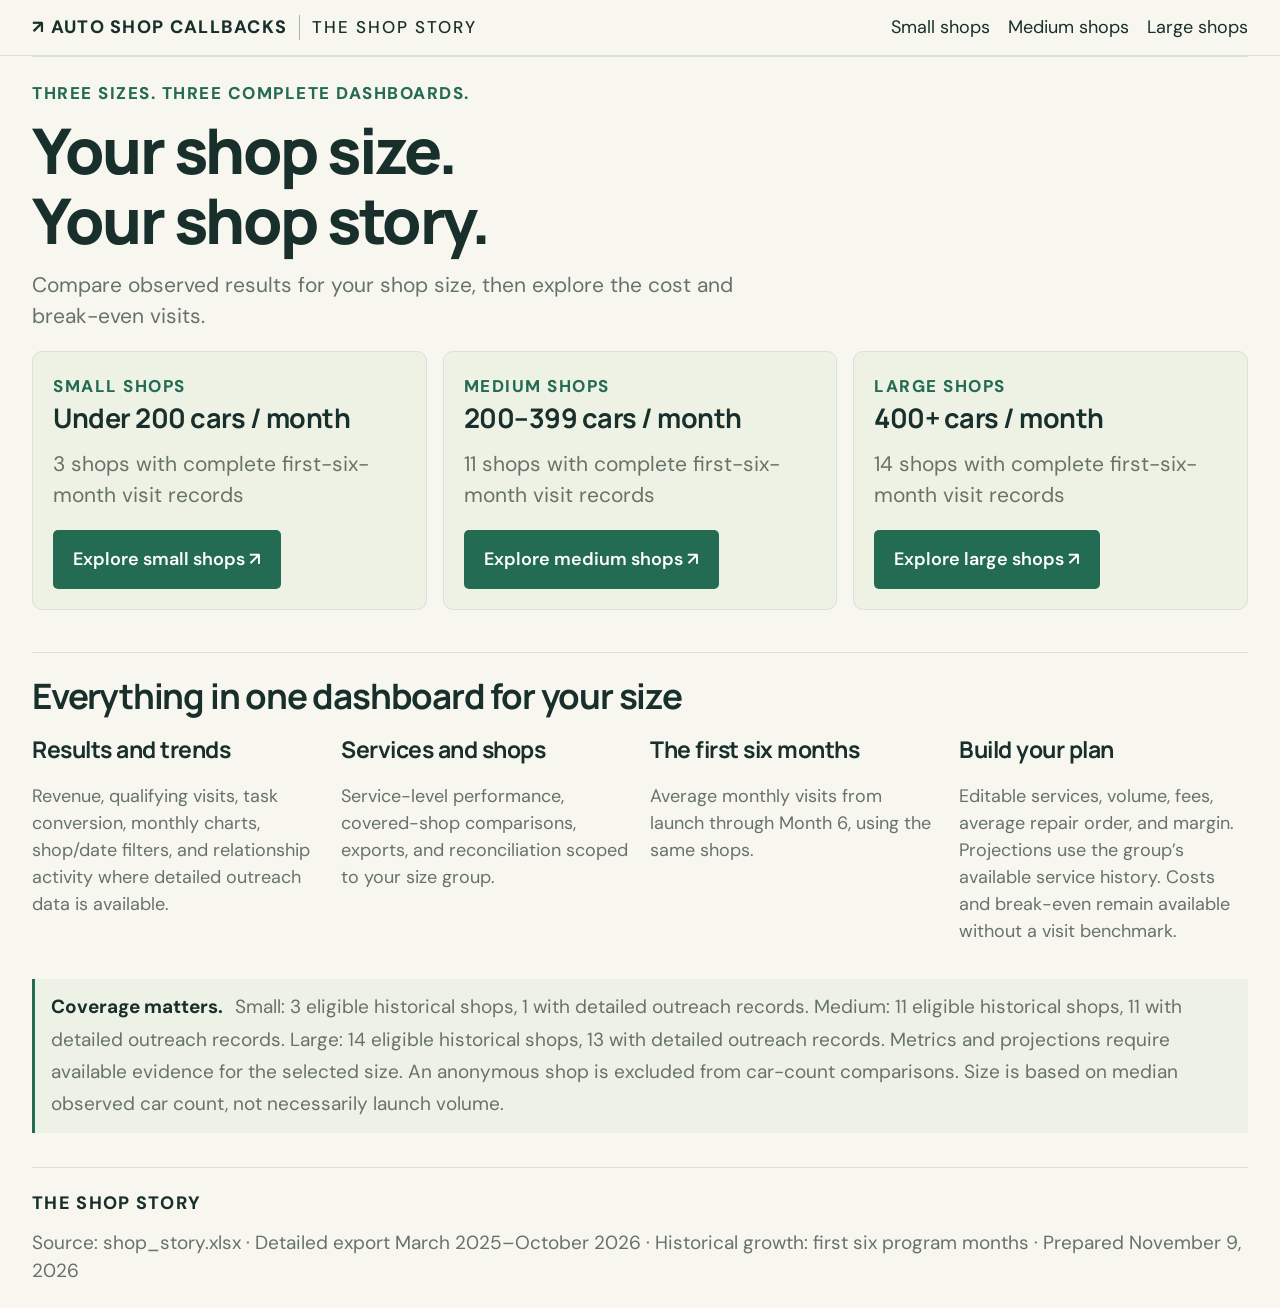
<file: index.html>
<!doctype html><html lang="en"><head><meta charset="utf-8"><meta name="viewport" content="width=device-width,initial-scale=1"><meta name="report-version" content="2026-10-26-separate-dashboards"><title>Choose your shop size | The Shop Story</title><style data-text-increase="3">@import url('https://fonts.googleapis.com/css2?family=DM+Sans:wght@400;500;600;700&family=Manrope:wght@400;500;600;700;800&display=swap');
:root{--ink:#182f2b;--green:#246b53;--lime:#d8f39b;--cream:#f7f6ef;--line:#dce1d7;--muted:#66736a}*{box-sizing:border-box}html{scroll-behavior:smooth;scroll-padding-top:25px}body{margin:0;background:var(--cream);color:var(--ink);font:18px 'DM Sans',Arial,sans-serif}button,input,select{font:inherit}button,a,input,select{outline-offset:4px}button{cursor:pointer}a{color:inherit;text-decoration:none}header{max-width:1440px;padding:26px 5%;margin:auto;display:flex;align-items:center;justify-content:space-between;border-bottom:1px solid var(--line);gap:25px}.brand{font-size:16px;font-weight:800;letter-spacing:1.3px;display:flex;gap:12px;align-items:center}.brand small{display:block;font-size:13px;font-weight:500;letter-spacing:2px;border-left:1px solid #a8b7a6;padding-left:12px}.mark{font-size:29px;color:var(--green)}nav{display:flex;gap:26px;font-size:16px}button{background:transparent;border:1px solid #b7c5b7;border-radius:6px;padding:10px 15px;color:var(--ink)}button:hover{background:#e9eddf}main{max-width:1440px;margin:auto;padding:0 5%}.hero{display:grid;grid-template-columns:1.3fr 1fr;gap:7%;padding:75px 0 70px;align-items:center}.eyebrow{font-size:13px;font-weight:800;letter-spacing:2px;color:var(--green);margin:0 0 18px}h1,h2,h3{font-family:'Manrope',Arial,sans-serif}h1{font-size:calc(clamp(38px,4.2vw,62px) + 3px);line-height:1.12;letter-spacing:-2.5px;margin:0 0 25px;font-weight:800}h2{font-size:35px;letter-spacing:-1.2px;margin:0 0 12px}h3{font-size:22px;letter-spacing:-.5px;margin:0 0 12px}.intro{font-size:20px;line-height:1.7;color:var(--muted);max-width:480px;margin:0 0 30px}.button{background:var(--green);color:white;border:0;padding:16px 20px;display:inline-flex;justify-content:space-between;gap:24px;font-size:16px;font-weight:600;border-radius:5px}.button:hover{background:#185441}.hero-proof{background:var(--ink);border-radius:12px;padding:38px;color:white;position:relative;overflow:hidden}.hero-proof:after{content:'↗';position:absolute;right:15px;top:-20px;font-size:178px;color:#ffffff08}.hero-proof .eyebrow{color:var(--lime)}.hero-proof>strong{font-family:Manrope,Arial;font-size:calc(clamp(35px,4.1vw,57px) + 3px);letter-spacing:-2px}.hero-proof>p:not(.eyebrow){font-size:19px;color:#dce5d7}.hero-proof>div{padding:20px 0;margin:25px 0 20px;border-top:1px solid #43564e;border-bottom:1px solid #43564e;display:flex;flex-direction:column;gap:13px}.hero-proof small{font-size:14px;line-height:1.7;color:#b4c3b3}section{padding:45px 0;border-top:1px solid var(--line)}section.hero{border:0}.section-head{display:flex;justify-content:space-between;align-items:center;gap:20px;margin-bottom:25px}.section-head p:not(.eyebrow){color:var(--muted)}.source,.badge{font-size:13px;letter-spacing:1.4px;background:#e8ecdf;padding:9px 13px;border-radius:4px;white-space:nowrap}.filters{display:flex;align-items:end;gap:14px;margin:20px 0 10px;padding:18px;background:#eceedf;border-radius:8px}label{display:flex;flex-direction:column;gap:7px;font-size:14px;font-weight:600;color:var(--muted)}input,select{background:#fffef8;color:var(--ink);border:1px solid #ccd5c7;padding:10px;border-radius:4px;max-width:100%}.filters select{width:270px}.filters>span{font-size:14px;margin-left:auto;align-self:center}#filterError{color:#a33b2a}.metrics{display:grid;grid-template-columns:repeat(4,1fr);gap:13px;margin:20px 0}.metric{background:white;border:1px solid var(--line);padding:22px;border-radius:8px}.metric>span{font-size:14px;color:var(--muted);display:block}.metric strong{display:block;font:800 35px Manrope,Arial;letter-spacing:-1px;margin:10px 0}.metric small{font-size:13px;line-height:1.5;color:var(--muted)}.metric:first-child{background:#e8efdf}.chart-panel,.panel{border:1px solid var(--line);border-radius:10px;background:#fffefa;padding:26px;margin:22px 0}.chart-head{display:flex;justify-content:space-between;gap:20px;align-items:start}.chart-head p{font-size:15px;color:var(--muted);line-height:1.5}.segments{display:flex;padding:3px;background:#eef0e7;border-radius:5px}.segments button{border:0;padding:8px 13px;font-size:14px}.segments .active{background:var(--green);color:white}.chart-foot{font-size:14px;color:var(--muted);display:flex;justify-content:space-between;border-top:1px solid var(--line);padding-top:15px}svg{width:100%;display:block;height:auto}.chart-bar{fill:var(--green)}.chart-bar:hover{fill:#83a856}.chart-label{font-size:14px;fill:var(--muted)}.chart-value{font-size:13px;fill:var(--ink)}.two-col{display:grid;grid-template-columns:1fr 1fr;gap:20px}.two-col .panel{margin:0}.dark{background:var(--ink);color:white;border-color:var(--ink)}.dark .eyebrow{color:var(--lime)}.dark p:not(.eyebrow){font-size:17px;line-height:1.8;color:#ccd7c9}.dark .fine{font-size:14px!important}.relationship-stats{display:flex;gap:40px;border-top:1px solid #43564e;border-bottom:1px solid #43564e;padding:18px 0;margin:25px 0}.relationship-stats strong{font-size:32px;color:var(--lime);display:block}.relationship-stats span{font-size:14px}.funnel-row{display:grid;grid-template-columns:1fr auto;gap:10px;align-items:center;margin:20px 0;font-size:15px}.funnel-row .track{grid-column:1/-1;height:9px;background:#edf0e4;border-radius:5px}.track i{display:block;height:100%;background:var(--green);border-radius:5px}.fine{font-size:14px;line-height:1.7;color:var(--muted)}.table-wrap{overflow:auto;border:1px solid var(--line);border-radius:7px}table{width:100%;border-collapse:collapse;background:#fffefa;text-align:right;font-size:15px}th{background:#e9eddf;color:var(--muted);font-size:13px;font-weight:600;white-space:nowrap}th,td{padding:15px 13px;border-bottom:1px solid var(--line)}th:first-child,td:first-child{text-align:left}td:first-child{font-weight:600}tbody tr:hover{background:#f0f3e8}.sum{background:#e8efdf;font-weight:800}details{margin:25px 0;border-top:1px solid var(--line);border-bottom:1px solid var(--line);padding:20px 0}summary{cursor:pointer;font-size:17px;font-weight:600;list-style:none}summary span{float:right}details[open] summary{margin-bottom:20px}.plan-section{margin-top:20px}.plan-layout{display:grid;grid-template-columns:1.7fr 1fr;gap:28px}.calculator-inputs{display:grid;grid-template-columns:repeat(4,1fr);gap:12px;margin:0 0 25px}.calculator-inputs input{width:100%}.plan-table td{padding:16px 10px}.plan-table label{flex-direction:row;align-items:center;gap:10px;color:var(--ink);font-size:15px}.plan-table input[type=number]{width:95px;font-size:15px;padding:8px}.plan-table input[type=checkbox]{accent-color:var(--green);width:16px;height:16px}.plan-summary{background:var(--ink);color:white;padding:30px;border-radius:10px}.plan-summary .eyebrow{color:var(--lime)}.price-line{display:flex;justify-content:space-between;gap:15px;font-size:15px;padding:12px 0;border-bottom:1px solid #42574c}.total-price{margin:25px 0}.total-price span{font-size:15px;display:block;color:#cad5c7}.total-price strong{font:800 49px Manrope,Arial;letter-spacing:-1.5px}.scenario-stats{display:grid;grid-template-columns:1fr 1fr;gap:20px;margin:25px 0}.scenario-stats strong{font-size:29px;display:block;color:var(--lime)}.scenario-stats span{font-size:13px;color:#c1d0be}.break-even{display:flex;align-items:center;gap:15px;background:#2c473c;padding:17px;border-radius:6px;margin:20px 0}.break-even b{font-size:31px;color:var(--lime)}.break-even span{font-size:14px;line-height:1.6}#sixMonth{font-size:15px;line-height:1.6}.plan-summary .fine{color:#b7c9b3;font-size:13px}.plan-summary .button{width:100%;margin-top:15px;background:var(--lime);color:var(--ink)}.method-grid{display:grid;grid-template-columns:repeat(4,1fr);gap:27px;margin:30px 0}.method-grid article>b{font-size:15px;color:var(--green);border:1px solid #bbcbb4;border-radius:50%;width:34px;height:34px;display:inline-flex;align-items:center;justify-content:center;margin-bottom:18px}.method-grid h3{font-size:18px}.method-grid p{font-size:15px;line-height:1.8;color:var(--muted)}.audit-grid{display:grid;grid-template-columns:repeat(4,1fr);gap:18px}.audit-grid strong{display:block;font-size:25px;margin-bottom:5px}.audit-grid span{font-size:14px;color:var(--muted)}footer{padding:40px 0;display:flex;gap:20px;align-items:center;flex-wrap:wrap;border-top:1px solid var(--line)}footer p{font-size:15px;color:var(--muted)}footer a{margin-left:auto;font-size:15px;font-weight:600}footer>small{width:100%;font-size:13px;color:var(--muted)}
.evidence-note{padding:15px 19px;border-left:3px solid var(--green);background:#eef1e6;font-size:14px;line-height:1.8;color:var(--muted)}.evidence-note b{color:var(--ink);margin-right:7px}#chart,#tenure{overflow-x:auto}
@media(max-width:1000px){header nav{display:none}.hero{gap:25px}h1{font-size:43px}.hero-proof{padding:25px}.plan-layout{grid-template-columns:1fr}.method-grid{grid-template-columns:1fr 1fr}.filters{flex-wrap:wrap}.metrics{grid-template-columns:1fr 1fr}.calculator-inputs{grid-template-columns:1fr 1fr}}@media(max-width:650px){header{padding:20px 5%}.brand small{display:none}header button{font-size:13px}.hero{grid-template-columns:1fr;padding:40px 0}.hero-proof{margin-top:10px}h1{font-size:42px;letter-spacing:-1.5px}h2{font-size:29px}.section-head{align-items:start;flex-direction:column}.two-col{grid-template-columns:1fr}.chart-head{flex-direction:column}.chart-panel{padding:15px}.filters select{width:100%}.filters>label:first-child{width:100%}.filters>span{width:100%}.metric{padding:17px}.metric strong{font-size:29px}.method-grid,.audit-grid{grid-template-columns:1fr 1fr}.chart-label{font-size:16px}#chart svg,#tenure svg{min-width:0}.hero-proof>strong{font-size:48px}footer a{margin-left:0}.plan-table input[type=number]{width:80px}nav{display:none}}
.report-status{font-size:19px;line-height:1.7;padding:14px 18px;background:#e8efdf;border-left:3px solid var(--green);border-radius:4px;color:var(--ink)}
button:disabled,input:disabled,select:disabled{cursor:default;opacity:.8}
/* Readable at normal browser zoom; dense tables scroll instead of shrinking. */
@media screen {
 body{font-size:21px;line-height:1.6}
 header,main{width:100%;max-width:1280px;padding-left:clamp(18px,3vw,40px);padding-right:clamp(18px,3vw,40px)}
 main{min-width:0}
 section{padding-top:32px;padding-bottom:32px}
 .hero{padding-top:40px;padding-bottom:40px;gap:32px}
 header{flex-wrap:wrap;gap:20px}
 .brand,nav,.button,button{font-size:20px}
 .brand small,.eyebrow,.source,.badge{font-size:17px}
 .eyebrow{letter-spacing:1.5px}
 h2{font-size:35px;line-height:1.25}h3{font-size:26px;line-height:1.35}
 .intro{font-size:23px;max-width:600px}
 .hero-proof>p:not(.eyebrow){font-size:23px}
 .hero-proof small{font-size:19px}
 .hero-proof>div{font-size:22px}
 .filters{flex-wrap:wrap;gap:20px}
 label,.filters>span{font-size:19px}
 input,select{font-size:21px;min-height:48px;padding:11px 13px}
 .filters select{width:340px}
 .metrics{gap:18px}
 .metric{padding:22px;min-width:0}
 .metric>span{font-size:20px;line-height:1.5}
 .metric strong{font-size:37px;line-height:1.25;margin:12px 0}
 .metric small{font-size:19px;line-height:1.6}
 .fine,.evidence-note,.chart-head p,.chart-foot{font-size:19px;line-height:1.7}
 .segments button{font-size:19px;padding:10px 16px;min-height:44px}
 .chart-head{flex-wrap:wrap}
 .chart-label{font-size:23px;fill:#42564b;font-weight:500}.chart-value{font-size:24px;font-weight:700}
 #chart svg{width:100%;min-width:760px;max-width:960px;margin:0 auto}
 #chart{margin:18px 0 12px;overflow-x:auto}
 #tenure{min-width:0}
 .chart-panel{padding:24px;margin:20px 0}
 .chart-foot{flex-wrap:wrap;gap:12px}
 .dark p:not(.eyebrow){font-size:21px}
 .dark .fine{font-size:19px!important}
 .relationship-stats{flex-wrap:wrap;gap:25px}
 .relationship-stats strong{font-size:41px}
 .relationship-stats span,.funnel-row{font-size:20px}
 .funnel-row .track{height:12px}
 table{font-size:20px;min-width:1080px;font-variant-numeric:tabular-nums}
 th{font-size:18px;white-space:normal;line-height:1.5}
 th,td{padding:18px 16px}
 summary{font-size:23px}
 .plan-layout{grid-template-columns:minmax(0,1.65fr) minmax(360px,1fr);gap:30px}
 .plan-layout>div,.two-col>.panel{min-width:0}
 .calculator-inputs{grid-template-columns:repeat(2,minmax(0,1fr));gap:20px}
 .plan-table{min-width:660px}
 .plan-table td{padding:18px 12px}
 .plan-table label{font-size:20px;line-height:1.5}
 .plan-table input[type=number]{font-size:21px;width:110px;min-height:48px}
 .plan-table input[type=checkbox]{width:22px;height:22px;min-height:22px;flex-shrink:0}
 .price-line,.total-price span{font-size:20px}
 .total-price strong{font-size:57px}
 .scenario-stats{grid-template-columns:repeat(2,minmax(0,1fr))}
 .scenario-stats strong{font-size:37px}
 .scenario-stats span{font-size:19px;line-height:1.6;display:block}
 .break-even b{font-size:39px}
 .break-even span,#sixMonth,.plan-summary .fine{font-size:19px}
 .method-grid{grid-template-columns:repeat(2,minmax(0,1fr));gap:32px}
 .method-grid article>b{font-size:19px;width:42px;height:42px}
 .method-grid h3{font-size:26px}
 .method-grid p{font-size:20px}
 .audit-grid{gap:25px}
 .audit-grid strong{font-size:33px}
 .audit-grid span,footer p,footer a,footer>small{font-size:19px}
}
@media screen and (max-width:1100px){
 .plan-layout{grid-template-columns:1fr}
 .plan-summary{max-width:none}
 .calculator-inputs{grid-template-columns:repeat(4,minmax(0,1fr))}
 .two-col{grid-template-columns:1fr}
 .hero{gap:30px}
}
@media screen and (max-width:1000px){
 .hero{grid-template-columns:1fr}
 .hero-proof{max-width:none}
 .metrics{grid-template-columns:repeat(2,minmax(0,1fr))}
 .calculator-inputs{grid-template-columns:repeat(2,minmax(0,1fr))}
 .audit-grid{grid-template-columns:repeat(2,minmax(0,1fr))}
}
@media screen and (max-width:650px){
 header button,.brand{font-size:19px}
 .hero{padding:36px 0}
 .hero-proof>strong{font-size:45px}
 h2{font-size:35px}
 .filters>label:first-child,.filters select{width:100%}
 .metrics{grid-template-columns:1fr}
 .metric strong{font-size:41px}
 .method-grid{grid-template-columns:1fr}
 .plan-summary,.panel{padding:22px}
 .scenario-stats strong{font-size:33px}
 .brand small{display:none}
}
@media print{body{font-size:15px;background:white}header nav,header button,.filters button,.segments,section button{display:none!important}main{padding:0 20px}.hero{padding:30px 0;gap:25px}h1{font-size:37px}.hero-proof,.dark,.plan-summary{print-color-adjust:exact;-webkit-print-color-adjust:exact}.hero-proof>strong{font-size:41px}section{padding:25px 0}.metrics,.panel,.chart-panel,.plan-summary{break-inside:avoid}.table-wrap{overflow:visible}table{font-size:14px}th{font-size:14px;white-space:normal}th,td{padding:9px 6px}.plan-layout{grid-template-columns:1fr}.method-grid{grid-template-columns:1fr 1fr}footer{padding:20px 0}details:not([open]){display:none}}
.size-cards{display:grid;grid-template-columns:repeat(3,minmax(0,1fr));gap:20px;margin:25px 0}.size-card{display:block;padding:28px;background:#eef2e5;border:1px solid var(--line);border-radius:10px}.size-card:hover{border-color:var(--green);background:#e7eedc}.size-card p{color:var(--muted);line-height:1.7;font-size:16px}.size-card .button{margin-top:15px}.size-card h3{font-size:25px}.size-hero{padding:55px 0 30px}.size-hero h1{font-size:calc(clamp(36px,5vw,60px) + 3px)}.size-metrics{grid-template-columns:repeat(3,minmax(0,1fr));margin-top:30px}.size-chart svg{width:100%;min-width:0;display:block}.size-chart{overflow-x:auto;margin-top:25px}.empty-state{padding:40px;background:#eef2e5;line-height:1.7}.reason{text-align:left;white-space:normal;min-width:250px}nav [aria-current=page]{font-weight:800;color:var(--green);border-bottom:2px solid var(--green)}.filters>span{font-size:15px;color:var(--muted);max-width:430px;line-height:1.7}@media(max-width:800px){.size-cards,.size-metrics{grid-template-columns:1fr}header{flex-wrap:wrap}header nav{flex-wrap:wrap;gap:16px}.size-card{padding:22px}}@media print{.size-hero{padding:20px 0}.size-chart svg{min-width:0}.size-chart{overflow:visible}.size-cards{grid-template-columns:repeat(3,1fr)}.size-card .button{display:none}.size-card{padding:14px}.size-card h3{font-size:19px}}
.size-chart{padding-bottom:8px}
@media screen{
 .size-chart svg{width:100%;min-width:0;max-width:none;margin:0 auto}
 .size-card p{font-size:21px;line-height:1.6}
 .size-card h3{font-size:27px}
 .filters>span{font-size:19px}
 .size-hero{padding:40px 0 28px}
}
</style><style id="dashboard-layout" data-text-increase="3">/* Wider desktop workspace; preserve the mobile layout. */
@media screen and (min-width:1001px){
 header,main{max-width:1792px;padding-left:32px;padding-right:32px}
 body{font-size:19px;line-height:1.5}
 header{gap:18px;padding-top:20px;padding-bottom:20px}
 header nav{display:flex;gap:18px;flex-wrap:wrap}
 header nav a,.brand,.button,button{font-size:18px}
 section{padding-top:24px;padding-bottom:24px}
 .hero{padding-top:32px;padding-bottom:32px;gap:36px}
 .hero-proof{padding:26px}
 .intro{font-size:21px;max-width:720px}
 .metrics{gap:16px}
 .metric{padding:20px}
 .metric strong{font-size:35px}
 .chart-panel,.panel{padding:22px}
 table{font-size:18px;min-width:900px}
 th{font-size:17px}
 th,td{padding:12px}
 .method-grid{grid-template-columns:repeat(4,minmax(0,1fr));gap:24px}
 .method-grid h3{font-size:23px}
 .method-grid p{font-size:18px}
 .plan-layout{grid-template-columns:minmax(0,1.7fr) minmax(340px,1fr);gap:24px}
 .two-col{grid-template-columns:1fr 1fr}
 .plan-table{min-width:660px}
 .size-hero{padding-top:36px;padding-bottom:32px}
}
@media screen and (max-width:1000px){
 header nav .growth-nav{display:inline-block}
}
</style><style id="compact-report" data-text-increase="3">
/* Compact spacing shared by all report pages. */
header{padding-top:14px;padding-bottom:14px}
section{padding-top:22px;padding-bottom:22px}
.hero,.size-hero{padding-top:24px;padding-bottom:24px;gap:28px}
.hero h1,.size-hero h1{margin-bottom:14px}
.intro{margin-bottom:16px;line-height:1.5;max-width:760px}
.eyebrow{margin-bottom:8px}
.section-head{margin-bottom:16px}
.section-head p{margin-top:8px;margin-bottom:0}
.hero-proof{padding:24px}
.hero-proof>div{margin:14px 0;padding:12px 0;gap:8px}
.hero-proof>p{margin:10px 0}
.chart-panel,.panel{padding:18px;margin:16px 0}
.metrics,.size-metrics{margin:16px 0;gap:12px}
.metric{padding:16px}.metric strong{margin:6px 0}
.size-chart{margin-top:12px;padding-bottom:0}
.chart-head p{margin-top:6px;margin-bottom:10px}
.fine{line-height:1.5;margin-top:10px;margin-bottom:10px}
.evidence-note{padding:12px 16px;margin:12px 0}
.filters{padding:14px;margin-top:12px}
.two-col{gap:16px}.two-col .panel{margin:0}
.method-grid{margin:16px 0;gap:20px}
.method-grid p{line-height:1.5}
details{margin:14px 0;padding:12px 0}
details[open] summary{margin-bottom:12px}
.plan-summary{padding:22px}.total-price,.scenario-stats{margin:16px 0}
.size-cards{gap:16px;margin:18px 0}.size-card{padding:20px}
.size-card p{line-height:1.5;margin:10px 0}.size-card .button{margin-top:8px}
.growth-controls{padding:16px;gap:16px;margin:16px 0}
footer{padding:22px 0;gap:12px}
@media(max-width:650px){
 main{padding-left:16px;padding-right:16px}
 .hero,.size-hero{padding-top:20px;padding-bottom:20px}
 .hero{gap:16px}.chart-panel,.panel{padding:14px}
 .plan-summary{padding:18px}.growth-controls label{min-width:0;flex-basis:100%}
}
</style></head><body><header><a class="brand" href="index.html">↗ AUTO SHOP CALLBACKS <small>THE SHOP STORY</small></a><nav aria-label="Dashboards"><a href="small.html">Small shops</a><a href="medium.html">Medium shops</a><a href="large.html">Large shops</a></nav></header><main><section class="size-hero"><p class="eyebrow">THREE SIZES. THREE COMPLETE DASHBOARDS.</p><h1>Your shop size.<br>Your shop story.</h1><p class="intro">Compare observed results for your shop size, then explore the cost and break-even visits.</p><div class="size-cards"><a class="size-card" href="small.html"><span class="eyebrow">SMALL SHOPS</span><h3>Under 200 cars / month</h3><p>3 shops with complete first-six-month visit records</p><span class="button">Explore small shops ↗</span></a><a class="size-card" href="medium.html"><span class="eyebrow">MEDIUM SHOPS</span><h3>200–399 cars / month</h3><p>11 shops with complete first-six-month visit records</p><span class="button">Explore medium shops ↗</span></a><a class="size-card" href="large.html"><span class="eyebrow">LARGE SHOPS</span><h3>400+ cars / month</h3><p>14 shops with complete first-six-month visit records</p><span class="button">Explore large shops ↗</span></a></div></section><section><h2>Everything in one dashboard for your size</h2><div class="method-grid"><article><h3>Results and trends</h3><p>Revenue, qualifying visits, task conversion, monthly charts, shop/date filters, and relationship activity where detailed outreach data is available.</p></article><article><h3>Services and shops</h3><p>Service-level performance, covered-shop comparisons, exports, and reconciliation scoped to your size group.</p></article><article><h3>The first six months</h3><p>Average monthly visits from launch through Month 6, using the same shops.</p></article><article><h3>Build your plan</h3><p>Editable services, volume, fees, average repair order, and margin. Projections use the group’s available service history. Costs and break-even remain available without a visit benchmark.</p></article></div><div class="evidence-note"><b>Coverage matters.</b> Small: 3 eligible historical shops, 1 with detailed outreach records. Medium: 11 eligible historical shops, 11 with detailed outreach records. Large: 14 eligible historical shops, 13 with detailed outreach records. Metrics and projections require available evidence for the selected size. An anonymous shop is excluded from car-count comparisons. Size is based on median observed car count, not necessarily launch volume.</div></section><footer><span class="brand">THE SHOP STORY</span><small>Source: shop_story.xlsx · Detailed export March 2025–October 2026 · Historical growth: first six program months · Prepared November 9, 2026</small></footer></main></body></html>
</file>
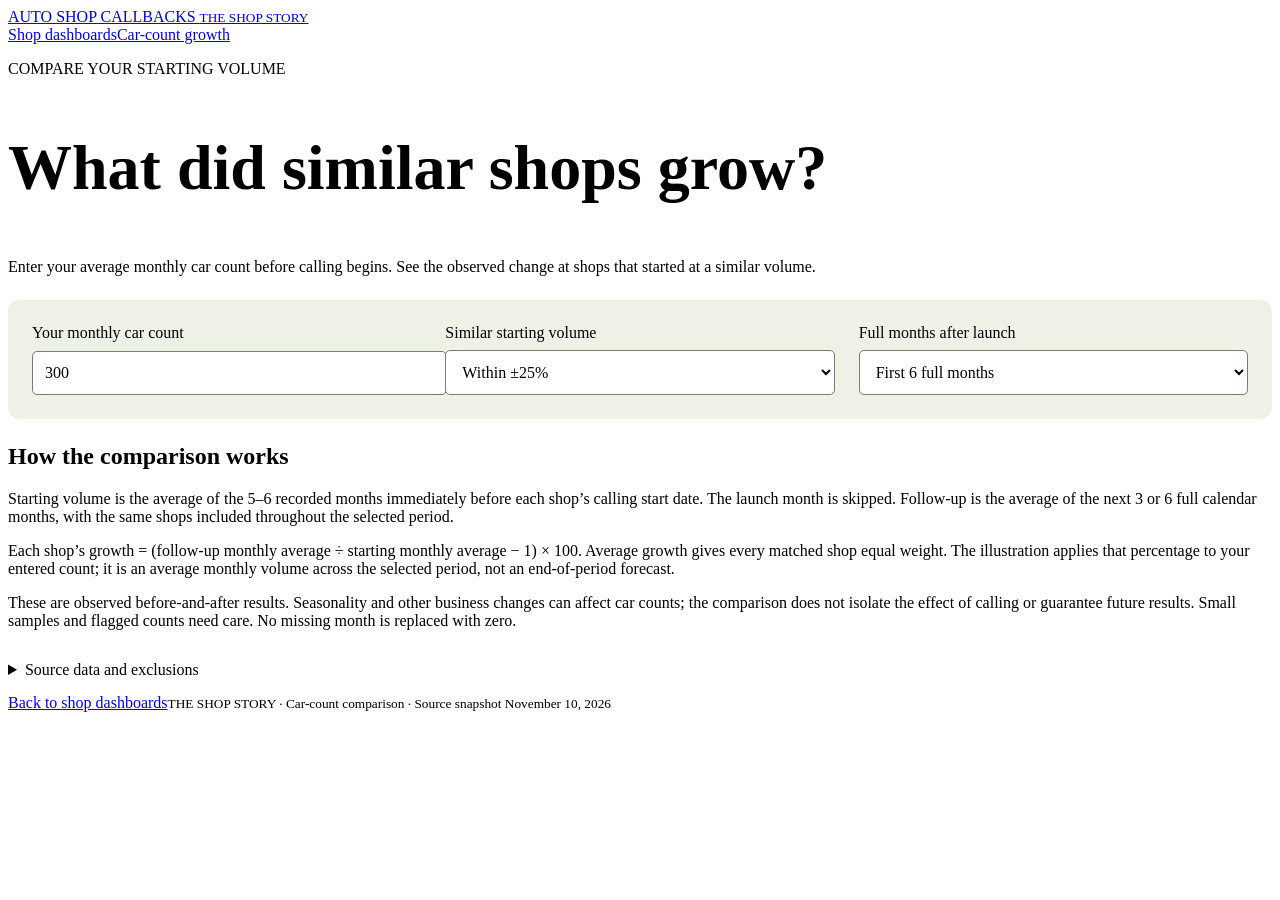
<file: growth-template.html>
<!doctype html><html lang="en"><head><meta charset="utf-8"><meta name="viewport" content="width=device-width,initial-scale=1"><title>Car-count growth | The Shop Story</title><style>/*STYLES*/
.growth-controls{display:flex;gap:24px;flex-wrap:wrap;background:#eef1e6;padding:24px;border-radius:12px;margin:24px 0}.growth-controls label{display:grid;gap:8px;flex:1;min-width:190px}.growth-controls input,.growth-controls select{padding:12px;border:1px solid #738369;border-radius:5px;font:inherit;width:100%;background:white} .table-wrap{overflow:auto} th,td{white-space:normal}td:first-child{min-width:230px}.negative{color:#9f3434}.positive{color:#226340}.growth-intro{max-width:850px}.growth-intro h1{font-size:clamp(36px,5vw,64px)}.fine{font-size:15px}summary{cursor:pointer;padding:15px 0}.metrics{margin:24px 0}.growth-link{display:inline-block;margin-top:18px}#status{min-height:2em}nav{display:flex!important;flex-wrap:wrap}
@media screen and (min-width:1001px){header,main{max-width:1472px}}
</style></head><body><header><a class="brand" href="index.html">AUTO SHOP CALLBACKS <small>THE SHOP STORY</small></a><nav><a href="index.html">Shop dashboards</a><a href="growth.html" aria-current="page">Car-count growth</a></nav></header><main><section><div class="growth-intro"><p class="eyebrow">COMPARE YOUR STARTING VOLUME</p><h1>What did similar shops grow?</h1><p class="intro">Enter your average monthly car count before calling begins. See the observed change at shops that started at a similar volume.</p></div><div class="growth-controls"><label for="cars">Your monthly car count<input id="cars" type="number" min="1" step="1" value="300" inputmode="numeric"></label><label for="tolerance">Similar starting volume<select id="tolerance"><option value="15">Within ±15%</option><option value="25" selected>Within ±25%</option><option value="50">Within ±50%</option></select></label><label for="horizon">Full months after launch<select id="horizon"><option value="3">First 3 full months</option><option value="6" selected>First 6 full months</option></select></label></div><div id="results" aria-live="polite" aria-atomic="true"></div><div id="tables"></div></section><section><h2>How the comparison works</h2><p>Starting volume is the average of the 5–6 recorded months immediately before each shop’s calling start date. The launch month is skipped. Follow-up is the average of the next 3 or 6 full calendar months, with the same shops included throughout the selected period.</p><p>Each shop’s growth = (follow-up monthly average ÷ starting monthly average − 1) × 100. Average growth gives every matched shop equal weight. The illustration applies that percentage to your entered count; it is an average monthly volume across the selected period, not an end-of-period forecast.</p><p class="evidence-note">These are observed before-and-after results. Seasonality and other business changes can affect car counts; the comparison does not isolate the effect of calling or guarantee future results. Small samples and flagged counts need care. No missing month is replaced with zero.</p><details><summary>Source data and exclusions</summary><p>Source: shop_story.xlsx, “12 month car count,” joined by exact shop name to “Shop active dates.” Only completed calendar months before November 10, 2026 are eligible. Hughes is excluded because its reporting was previously identified as unreliable. Other exclusions appear below.</p><div id="excluded"></div></details></section><footer><a href="index.html">Back to shop dashboards</a><small>THE SHOP STORY · Car-count comparison · Source snapshot November 10, 2026</small></footer></main><script>/*MODEL*/</script><script>window.GROWTH_DATA=/*DATA*/;</script><script>/*APP*/</script></body></html>
</file>
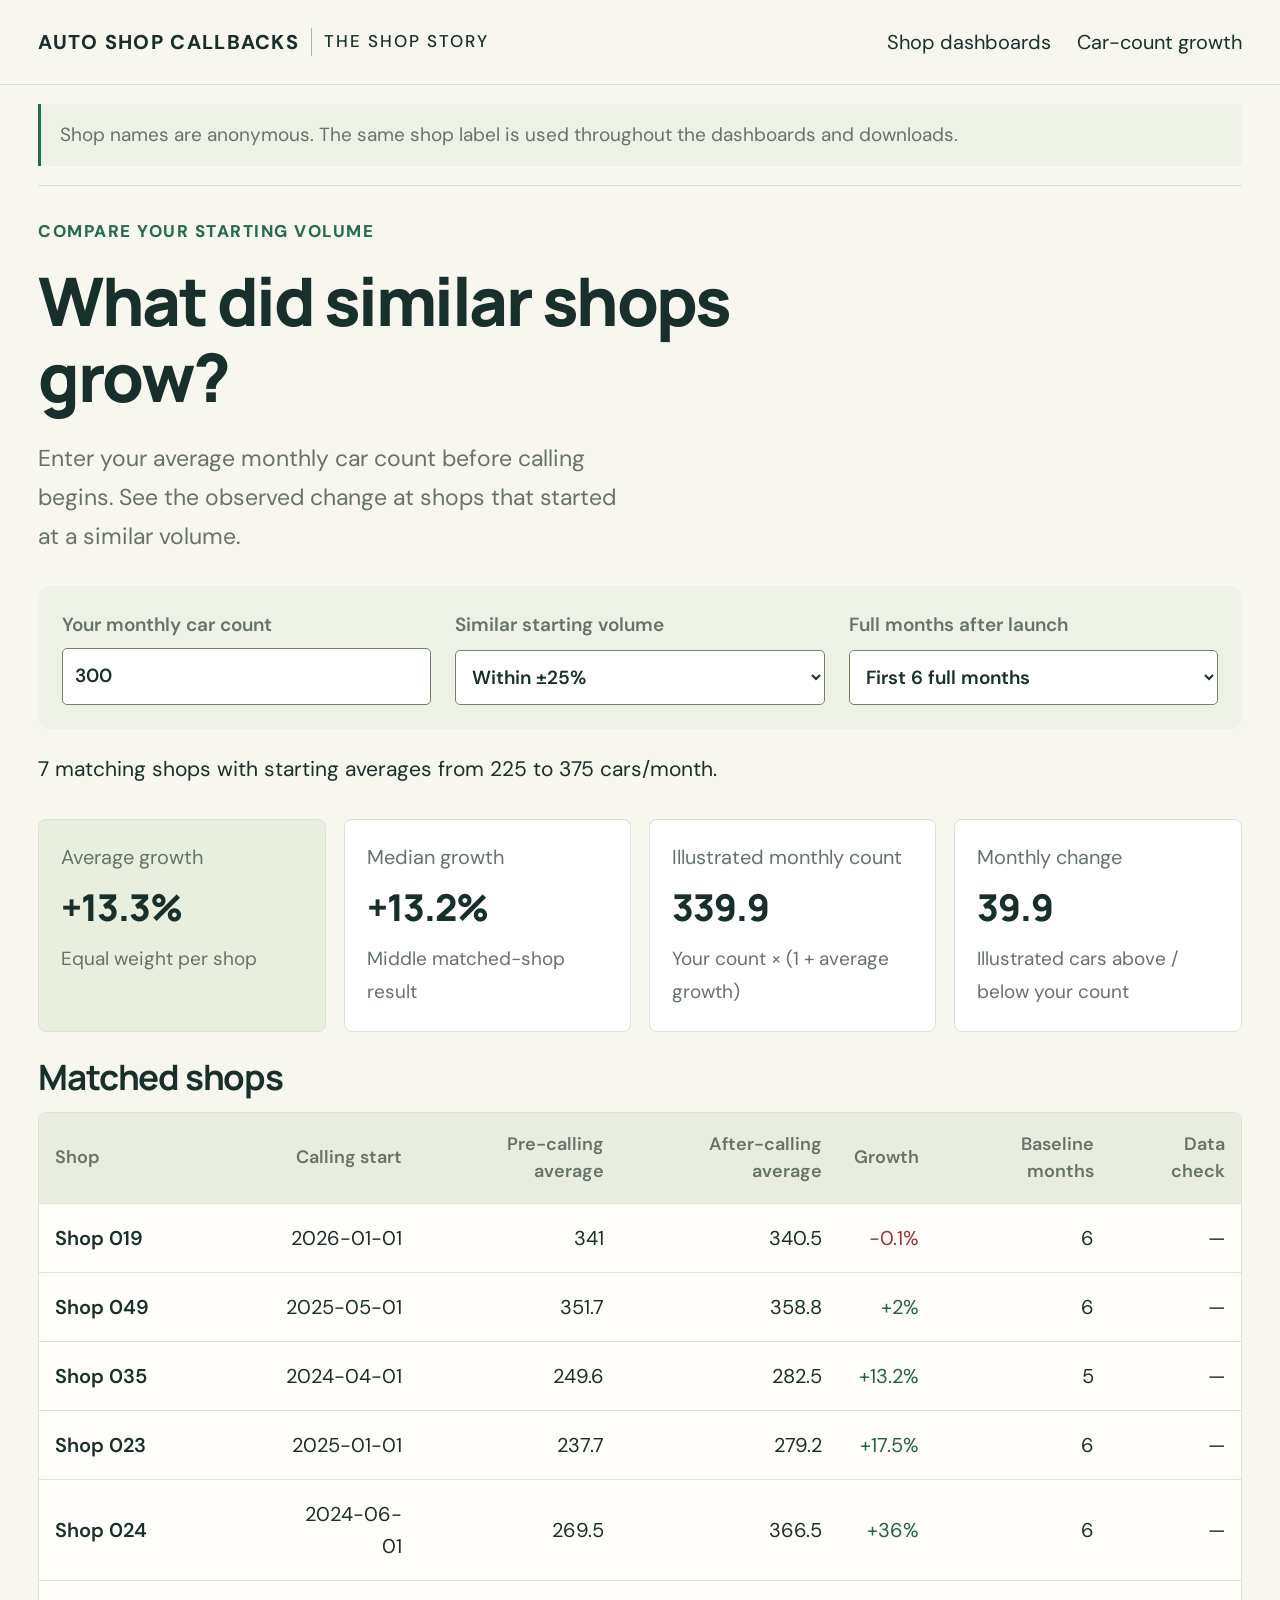
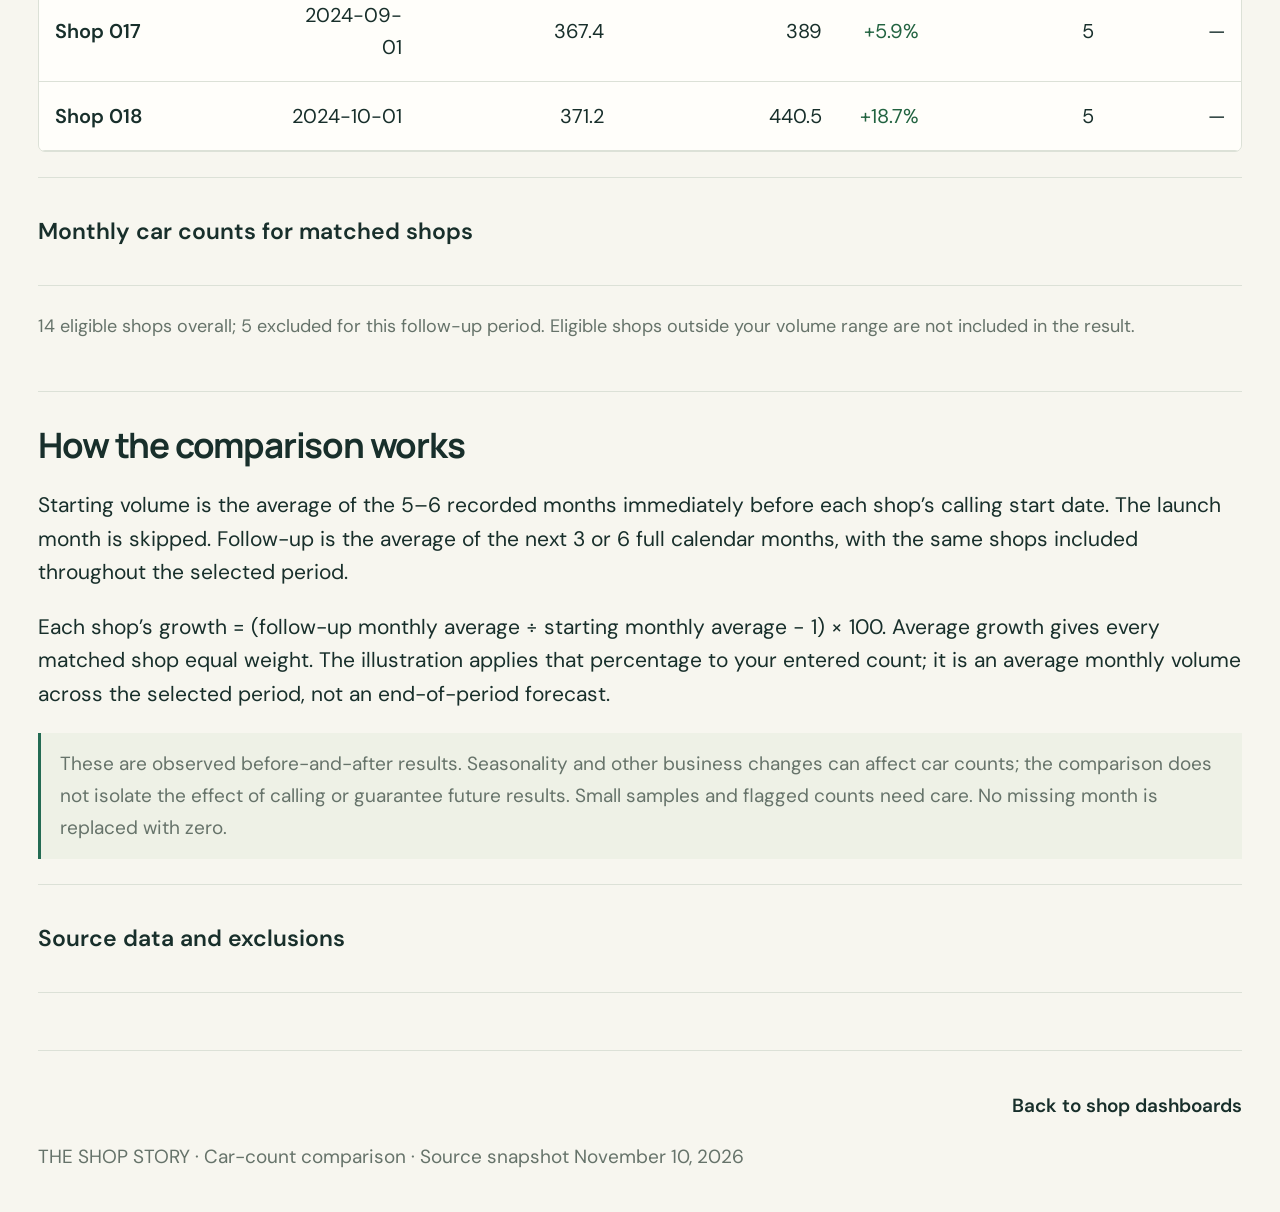
<file: growth.html>
<!doctype html><html lang="en"><head><meta charset="utf-8"><meta name="viewport" content="width=device-width,initial-scale=1"><title>Car-count growth | The Shop Story</title><style data-text-increase="3">@import url('https://fonts.googleapis.com/css2?family=DM+Sans:wght@400;500;600;700&family=Manrope:wght@400;500;600;700;800&display=swap');
:root{--ink:#182f2b;--green:#246b53;--lime:#d8f39b;--cream:#f7f6ef;--line:#dce1d7;--muted:#66736a}*{box-sizing:border-box}html{scroll-behavior:smooth;scroll-padding-top:25px}body{margin:0;background:var(--cream);color:var(--ink);font:18px 'DM Sans',Arial,sans-serif}button,input,select{font:inherit}button,a,input,select{outline-offset:4px}button{cursor:pointer}a{color:inherit;text-decoration:none}header{max-width:1440px;padding:26px 5%;margin:auto;display:flex;align-items:center;justify-content:space-between;border-bottom:1px solid var(--line);gap:25px}.brand{font-size:16px;font-weight:800;letter-spacing:1.3px;display:flex;gap:12px;align-items:center}.brand small{display:block;font-size:13px;font-weight:500;letter-spacing:2px;border-left:1px solid #a8b7a6;padding-left:12px}.mark{font-size:29px;color:var(--green)}nav{display:flex;gap:26px;font-size:16px}button{background:transparent;border:1px solid #b7c5b7;border-radius:6px;padding:10px 15px;color:var(--ink)}button:hover{background:#e9eddf}main{max-width:1440px;margin:auto;padding:0 5%}.hero{display:grid;grid-template-columns:1.3fr 1fr;gap:7%;padding:75px 0 70px;align-items:center}.eyebrow{font-size:13px;font-weight:800;letter-spacing:2px;color:var(--green);margin:0 0 18px}h1,h2,h3{font-family:'Manrope',Arial,sans-serif}h1{font-size:calc(clamp(38px,4.2vw,62px) + 3px);line-height:1.12;letter-spacing:-2.5px;margin:0 0 25px;font-weight:800}h2{font-size:35px;letter-spacing:-1.2px;margin:0 0 12px}h3{font-size:22px;letter-spacing:-.5px;margin:0 0 12px}.intro{font-size:20px;line-height:1.7;color:var(--muted);max-width:480px;margin:0 0 30px}.button{background:var(--green);color:white;border:0;padding:16px 20px;display:inline-flex;justify-content:space-between;gap:24px;font-size:16px;font-weight:600;border-radius:5px}.button:hover{background:#185441}.hero-proof{background:var(--ink);border-radius:12px;padding:38px;color:white;position:relative;overflow:hidden}.hero-proof:after{content:'↗';position:absolute;right:15px;top:-20px;font-size:178px;color:#ffffff08}.hero-proof .eyebrow{color:var(--lime)}.hero-proof>strong{font-family:Manrope,Arial;font-size:calc(clamp(35px,4.1vw,57px) + 3px);letter-spacing:-2px}.hero-proof>p:not(.eyebrow){font-size:19px;color:#dce5d7}.hero-proof>div{padding:20px 0;margin:25px 0 20px;border-top:1px solid #43564e;border-bottom:1px solid #43564e;display:flex;flex-direction:column;gap:13px}.hero-proof small{font-size:14px;line-height:1.7;color:#b4c3b3}section{padding:45px 0;border-top:1px solid var(--line)}section.hero{border:0}.section-head{display:flex;justify-content:space-between;align-items:center;gap:20px;margin-bottom:25px}.section-head p:not(.eyebrow){color:var(--muted)}.source,.badge{font-size:13px;letter-spacing:1.4px;background:#e8ecdf;padding:9px 13px;border-radius:4px;white-space:nowrap}.filters{display:flex;align-items:end;gap:14px;margin:20px 0 10px;padding:18px;background:#eceedf;border-radius:8px}label{display:flex;flex-direction:column;gap:7px;font-size:14px;font-weight:600;color:var(--muted)}input,select{background:#fffef8;color:var(--ink);border:1px solid #ccd5c7;padding:10px;border-radius:4px;max-width:100%}.filters select{width:270px}.filters>span{font-size:14px;margin-left:auto;align-self:center}#filterError{color:#a33b2a}.metrics{display:grid;grid-template-columns:repeat(4,1fr);gap:13px;margin:20px 0}.metric{background:white;border:1px solid var(--line);padding:22px;border-radius:8px}.metric>span{font-size:14px;color:var(--muted);display:block}.metric strong{display:block;font:800 35px Manrope,Arial;letter-spacing:-1px;margin:10px 0}.metric small{font-size:13px;line-height:1.5;color:var(--muted)}.metric:first-child{background:#e8efdf}.chart-panel,.panel{border:1px solid var(--line);border-radius:10px;background:#fffefa;padding:26px;margin:22px 0}.chart-head{display:flex;justify-content:space-between;gap:20px;align-items:start}.chart-head p{font-size:15px;color:var(--muted);line-height:1.5}.segments{display:flex;padding:3px;background:#eef0e7;border-radius:5px}.segments button{border:0;padding:8px 13px;font-size:14px}.segments .active{background:var(--green);color:white}.chart-foot{font-size:14px;color:var(--muted);display:flex;justify-content:space-between;border-top:1px solid var(--line);padding-top:15px}svg{width:100%;display:block;height:auto}.chart-bar{fill:var(--green)}.chart-bar:hover{fill:#83a856}.chart-label{font-size:14px;fill:var(--muted)}.chart-value{font-size:13px;fill:var(--ink)}.two-col{display:grid;grid-template-columns:1fr 1fr;gap:20px}.two-col .panel{margin:0}.dark{background:var(--ink);color:white;border-color:var(--ink)}.dark .eyebrow{color:var(--lime)}.dark p:not(.eyebrow){font-size:17px;line-height:1.8;color:#ccd7c9}.dark .fine{font-size:14px!important}.relationship-stats{display:flex;gap:40px;border-top:1px solid #43564e;border-bottom:1px solid #43564e;padding:18px 0;margin:25px 0}.relationship-stats strong{font-size:32px;color:var(--lime);display:block}.relationship-stats span{font-size:14px}.funnel-row{display:grid;grid-template-columns:1fr auto;gap:10px;align-items:center;margin:20px 0;font-size:15px}.funnel-row .track{grid-column:1/-1;height:9px;background:#edf0e4;border-radius:5px}.track i{display:block;height:100%;background:var(--green);border-radius:5px}.fine{font-size:14px;line-height:1.7;color:var(--muted)}.table-wrap{overflow:auto;border:1px solid var(--line);border-radius:7px}table{width:100%;border-collapse:collapse;background:#fffefa;text-align:right;font-size:15px}th{background:#e9eddf;color:var(--muted);font-size:13px;font-weight:600;white-space:nowrap}th,td{padding:15px 13px;border-bottom:1px solid var(--line)}th:first-child,td:first-child{text-align:left}td:first-child{font-weight:600}tbody tr:hover{background:#f0f3e8}.sum{background:#e8efdf;font-weight:800}details{margin:25px 0;border-top:1px solid var(--line);border-bottom:1px solid var(--line);padding:20px 0}summary{cursor:pointer;font-size:17px;font-weight:600;list-style:none}summary span{float:right}details[open] summary{margin-bottom:20px}.plan-section{margin-top:20px}.plan-layout{display:grid;grid-template-columns:1.7fr 1fr;gap:28px}.calculator-inputs{display:grid;grid-template-columns:repeat(4,1fr);gap:12px;margin:0 0 25px}.calculator-inputs input{width:100%}.plan-table td{padding:16px 10px}.plan-table label{flex-direction:row;align-items:center;gap:10px;color:var(--ink);font-size:15px}.plan-table input[type=number]{width:95px;font-size:15px;padding:8px}.plan-table input[type=checkbox]{accent-color:var(--green);width:16px;height:16px}.plan-summary{background:var(--ink);color:white;padding:30px;border-radius:10px}.plan-summary .eyebrow{color:var(--lime)}.price-line{display:flex;justify-content:space-between;gap:15px;font-size:15px;padding:12px 0;border-bottom:1px solid #42574c}.total-price{margin:25px 0}.total-price span{font-size:15px;display:block;color:#cad5c7}.total-price strong{font:800 49px Manrope,Arial;letter-spacing:-1.5px}.scenario-stats{display:grid;grid-template-columns:1fr 1fr;gap:20px;margin:25px 0}.scenario-stats strong{font-size:29px;display:block;color:var(--lime)}.scenario-stats span{font-size:13px;color:#c1d0be}.break-even{display:flex;align-items:center;gap:15px;background:#2c473c;padding:17px;border-radius:6px;margin:20px 0}.break-even b{font-size:31px;color:var(--lime)}.break-even span{font-size:14px;line-height:1.6}#sixMonth{font-size:15px;line-height:1.6}.plan-summary .fine{color:#b7c9b3;font-size:13px}.plan-summary .button{width:100%;margin-top:15px;background:var(--lime);color:var(--ink)}.method-grid{display:grid;grid-template-columns:repeat(4,1fr);gap:27px;margin:30px 0}.method-grid article>b{font-size:15px;color:var(--green);border:1px solid #bbcbb4;border-radius:50%;width:34px;height:34px;display:inline-flex;align-items:center;justify-content:center;margin-bottom:18px}.method-grid h3{font-size:18px}.method-grid p{font-size:15px;line-height:1.8;color:var(--muted)}.audit-grid{display:grid;grid-template-columns:repeat(4,1fr);gap:18px}.audit-grid strong{display:block;font-size:25px;margin-bottom:5px}.audit-grid span{font-size:14px;color:var(--muted)}footer{padding:40px 0;display:flex;gap:20px;align-items:center;flex-wrap:wrap;border-top:1px solid var(--line)}footer p{font-size:15px;color:var(--muted)}footer a{margin-left:auto;font-size:15px;font-weight:600}footer>small{width:100%;font-size:13px;color:var(--muted)}
.evidence-note{padding:15px 19px;border-left:3px solid var(--green);background:#eef1e6;font-size:14px;line-height:1.8;color:var(--muted)}.evidence-note b{color:var(--ink);margin-right:7px}#chart,#tenure{overflow-x:auto}
@media(max-width:1000px){header nav{display:none}.hero{gap:25px}h1{font-size:43px}.hero-proof{padding:25px}.plan-layout{grid-template-columns:1fr}.method-grid{grid-template-columns:1fr 1fr}.filters{flex-wrap:wrap}.metrics{grid-template-columns:1fr 1fr}.calculator-inputs{grid-template-columns:1fr 1fr}}@media(max-width:650px){header{padding:20px 5%}.brand small{display:none}header button{font-size:13px}.hero{grid-template-columns:1fr;padding:40px 0}.hero-proof{margin-top:10px}h1{font-size:42px;letter-spacing:-1.5px}h2{font-size:29px}.section-head{align-items:start;flex-direction:column}.two-col{grid-template-columns:1fr}.chart-head{flex-direction:column}.chart-panel{padding:15px}.filters select{width:100%}.filters>label:first-child{width:100%}.filters>span{width:100%}.metric{padding:17px}.metric strong{font-size:29px}.method-grid,.audit-grid{grid-template-columns:1fr 1fr}.chart-label{font-size:16px}#chart svg,#tenure svg{min-width:650px}.hero-proof>strong{font-size:48px}footer a{margin-left:0}.plan-table input[type=number]{width:80px}nav{display:none}}
.report-status{font-size:19px;line-height:1.7;padding:14px 18px;background:#e8efdf;border-left:3px solid var(--green);border-radius:4px;color:var(--ink)}
button:disabled,input:disabled,select:disabled{cursor:default;opacity:.8}
/* Readable at normal browser zoom; dense tables scroll instead of shrinking. */
@media screen {
 body{font-size:21px;line-height:1.6}
 header,main{width:100%;max-width:1280px;padding-left:clamp(18px,3vw,40px);padding-right:clamp(18px,3vw,40px)}
 main{min-width:0}
 section{padding-top:32px;padding-bottom:32px}
 .hero{padding-top:40px;padding-bottom:40px;gap:32px}
 header{flex-wrap:wrap;gap:20px}
 .brand,nav,.button,button{font-size:20px}
 .brand small,.eyebrow,.source,.badge{font-size:17px}
 .eyebrow{letter-spacing:1.5px}
 h2{font-size:35px;line-height:1.25}h3{font-size:26px;line-height:1.35}
 .intro{font-size:23px;max-width:600px}
 .hero-proof>p:not(.eyebrow){font-size:23px}
 .hero-proof small{font-size:19px}
 .hero-proof>div{font-size:22px}
 .filters{flex-wrap:wrap;gap:20px}
 label,.filters>span{font-size:19px}
 input,select{font-size:21px;min-height:48px;padding:11px 13px}
 .filters select{width:340px}
 .metrics{gap:18px}
 .metric{padding:22px;min-width:0}
 .metric>span{font-size:20px;line-height:1.5}
 .metric strong{font-size:37px;line-height:1.25;margin:12px 0}
 .metric small{font-size:19px;line-height:1.6}
 .fine,.evidence-note,.chart-head p,.chart-foot{font-size:19px;line-height:1.7}
 .segments button{font-size:19px;padding:10px 16px;min-height:44px}
 .chart-head{flex-wrap:wrap}
 .chart-label{font-size:23px;fill:#42564b;font-weight:500}.chart-value{font-size:24px;font-weight:700}
 #chart svg{width:100%;min-width:760px;max-width:960px;margin:0 auto}
 #chart{margin:18px 0 12px;overflow-x:auto}
 #tenure{min-width:0}
 .chart-panel{padding:24px;margin:20px 0}
 .chart-foot{flex-wrap:wrap;gap:12px}
 .dark p:not(.eyebrow){font-size:21px}
 .dark .fine{font-size:19px!important}
 .relationship-stats{flex-wrap:wrap;gap:25px}
 .relationship-stats strong{font-size:41px}
 .relationship-stats span,.funnel-row{font-size:20px}
 .funnel-row .track{height:12px}
 table{font-size:20px;min-width:1080px;font-variant-numeric:tabular-nums}
 th{font-size:18px;white-space:normal;line-height:1.5}
 th,td{padding:18px 16px}
 summary{font-size:23px}
 .plan-layout{grid-template-columns:minmax(0,1.65fr) minmax(360px,1fr);gap:30px}
 .plan-layout>div,.two-col>.panel{min-width:0}
 .calculator-inputs{grid-template-columns:repeat(2,minmax(0,1fr));gap:20px}
 .plan-table{min-width:660px}
 .plan-table td{padding:18px 12px}
 .plan-table label{font-size:20px;line-height:1.5}
 .plan-table input[type=number]{font-size:21px;width:110px;min-height:48px}
 .plan-table input[type=checkbox]{width:22px;height:22px;min-height:22px;flex-shrink:0}
 .price-line,.total-price span{font-size:20px}
 .total-price strong{font-size:57px}
 .scenario-stats{grid-template-columns:repeat(2,minmax(0,1fr))}
 .scenario-stats strong{font-size:37px}
 .scenario-stats span{font-size:19px;line-height:1.6;display:block}
 .break-even b{font-size:39px}
 .break-even span,#sixMonth,.plan-summary .fine{font-size:19px}
 .method-grid{grid-template-columns:repeat(2,minmax(0,1fr));gap:32px}
 .method-grid article>b{font-size:19px;width:42px;height:42px}
 .method-grid h3{font-size:26px}
 .method-grid p{font-size:20px}
 .audit-grid{gap:25px}
 .audit-grid strong{font-size:33px}
 .audit-grid span,footer p,footer a,footer>small{font-size:19px}
}
@media screen and (max-width:1100px){
 .plan-layout{grid-template-columns:1fr}
 .plan-summary{max-width:none}
 .calculator-inputs{grid-template-columns:repeat(4,minmax(0,1fr))}
 .two-col{grid-template-columns:1fr}
 .hero{gap:30px}
}
@media screen and (max-width:1000px){
 .hero{grid-template-columns:1fr}
 .hero-proof{max-width:none}
 .metrics{grid-template-columns:repeat(2,minmax(0,1fr))}
 .calculator-inputs{grid-template-columns:repeat(2,minmax(0,1fr))}
 .audit-grid{grid-template-columns:repeat(2,minmax(0,1fr))}
}
@media screen and (max-width:650px){
 header button,.brand{font-size:19px}
 .hero{padding:36px 0}
 .hero-proof>strong{font-size:45px}
 h2{font-size:35px}
 .filters>label:first-child,.filters select{width:100%}
 .metrics{grid-template-columns:1fr}
 .metric strong{font-size:41px}
 .method-grid{grid-template-columns:1fr}
 .plan-summary,.panel{padding:22px}
 .scenario-stats strong{font-size:33px}
 .brand small{display:none}
}
@media print{body{font-size:15px;background:white}header nav,header button,.filters button,.segments,section button{display:none!important}main{padding:0 20px}.hero{padding:30px 0;gap:25px}h1{font-size:37px}.hero-proof,.dark,.plan-summary{print-color-adjust:exact;-webkit-print-color-adjust:exact}.hero-proof>strong{font-size:41px}section{padding:25px 0}.metrics,.panel,.chart-panel,.plan-summary{break-inside:avoid}.table-wrap{overflow:visible}table{font-size:14px}th{font-size:14px;white-space:normal}th,td{padding:9px 6px}.plan-layout{grid-template-columns:1fr}.method-grid{grid-template-columns:1fr 1fr}footer{padding:20px 0}details:not([open]){display:none}}

.growth-controls{display:flex;gap:24px;flex-wrap:wrap;background:#eef1e6;padding:24px;border-radius:12px;margin:24px 0}.growth-controls label{display:grid;gap:8px;flex:1;min-width:190px}.growth-controls input,.growth-controls select{padding:12px;border:1px solid #738369;border-radius:5px;font:inherit;width:100%;background:white} .table-wrap{overflow:auto} th,td{white-space:normal}td:first-child{min-width:230px}.negative{color:#9f3434}.positive{color:#226340}.growth-intro{max-width:850px}.growth-intro h1{font-size:calc(clamp(36px,5vw,64px) + 3px)}.fine{font-size:18px}summary{cursor:pointer;padding:15px 0}.metrics{margin:24px 0}.growth-link{display:inline-block;margin-top:18px}#status{min-height:2em}nav{display:flex!important;flex-wrap:wrap}
@media screen and (min-width:1001px){header,main{max-width:1472px}}
</style></head><body><header><a class="brand" href="index.html">AUTO SHOP CALLBACKS <small>THE SHOP STORY</small></a><nav><a href="index.html">Shop dashboards</a><a href="growth.html" aria-current="page">Car-count growth</a></nav></header><main><p id="shop-privacy-note" class="evidence-note">Shop names are anonymous. The same shop label is used throughout the dashboards and downloads.</p><section><div class="growth-intro"><p class="eyebrow">COMPARE YOUR STARTING VOLUME</p><h1>What did similar shops grow?</h1><p class="intro">Enter your average monthly car count before calling begins. See the observed change at shops that started at a similar volume.</p></div><div class="growth-controls"><label for="cars">Your monthly car count<input id="cars" type="number" min="1" step="1" value="300" inputmode="numeric"></label><label for="tolerance">Similar starting volume<select id="tolerance"><option value="15">Within ±15%</option><option value="25" selected>Within ±25%</option><option value="50">Within ±50%</option></select></label><label for="horizon">Full months after launch<select id="horizon"><option value="3">First 3 full months</option><option value="6" selected>First 6 full months</option></select></label></div><div id="results" aria-live="polite" aria-atomic="true"></div><div id="tables"></div></section><section><h2>How the comparison works</h2><p>Starting volume is the average of the 5–6 recorded months immediately before each shop’s calling start date. The launch month is skipped. Follow-up is the average of the next 3 or 6 full calendar months, with the same shops included throughout the selected period.</p><p>Each shop’s growth = (follow-up monthly average ÷ starting monthly average − 1) × 100. Average growth gives every matched shop equal weight. The illustration applies that percentage to your entered count; it is an average monthly volume across the selected period, not an end-of-period forecast.</p><p class="evidence-note">These are observed before-and-after results. Seasonality and other business changes can affect car counts; the comparison does not isolate the effect of calling or guarantee future results. Small samples and flagged counts need care. No missing month is replaced with zero.</p><details><summary>Source data and exclusions</summary><p>Source: shop_story.xlsx, “12 month car count,” joined by exact shop name to “Shop active dates.” Only completed calendar months before November 10, 2026 are eligible. An anonymous shop is excluded because its reporting was previously identified as unreliable. Other exclusions appear below.</p><div id="excluded"></div></details></section><footer><a href="index.html">Back to shop dashboards</a><small>THE SHOP STORY · Car-count comparison · Source snapshot November 10, 2026</small></footer></main><script>(function(root,factory){if(typeof module==='object'&&module.exports)module.exports=factory();else root.CarGrowth=factory()})(typeof window==='object'?window:this,function(){
 'use strict';
 const idx=m=>{const [y,n]=m.slice(0,7).split('-').map(Number);return y*12+n-1};
 const mean=a=>a.reduce((x,y)=>x+y,0)/a.length;
 const median=a=>{a=[...a].sort((x,y)=>x-y);return a.length%2?a[(a.length-1)/2]:(a[a.length/2-1]+a[a.length/2])/2};
 function prepare(data,horizon=6){
  const grouped=new Map();for(const r of data.rows){if(!grouped.has(r.shop))grouped.set(r.shop,[]);grouped.get(r.shop).push(r)}
  const included=[],excluded=[];
  for(const [shop,rows] of grouped){
   const launches=data.active.filter(r=>r.shop===shop),launch=launches[0];let reason=null;
   if(shop==='Shop 027')reason='Car counts previously flagged as unreliable';
   else if(launches.length!==1)reason='Launch date missing or ambiguous';
   else if(new Set(rows.map(r=>r.month)).size!==rows.length)reason='Duplicate shop-months';
   if(reason){excluded.push({shop,reason});continue}
   const start=idx(launch.start),lookup=new Map(rows.map(r=>[idx(r.month),r]));
   const valid=r=>r&&Number.isInteger(r.cars)&&r.cars>0&&idx(r.month)<idx(data.asOf);
   const baselineRows=rows.filter(r=>idx(r.month)>=start-6&&idx(r.month)<start);
   // Require the five immediate pre-launch months; use month -6 too when available.
   if(!Array.from({length:5},(_,i)=>lookup.get(start-1-i)).every(valid)||!baselineRows.every(valid)){excluded.push({shop,reason:'Needs 5 consecutive valid pre-launch months'});continue}
   // Omit the launch calendar month to avoid partial launch effects.
   const follow=Array.from({length:horizon},(_,i)=>lookup.get(start+1+i));
   if(!follow.every(valid)){excluded.push({shop,reason:'Missing or invalid full follow-up months (needs '+horizon+')'});continue}
   if(launch.end&&idx(launch.end)<=start+horizon){excluded.push({shop,reason:'Service ended during follow-up'});continue}
   const baseline=mean(baselineRows.map(r=>r.cars)),post=mean(follow.map(r=>r.cars));
   included.push({shop,start:launch.start,baseline,post,growth:post/baseline-1,baselineMonths:baselineRows.length,series:follow.map(r=>r.cars)});
  }
  return {included,excluded};
 }
 function compare(data,cars,tolerance=25,horizon=6){
  const prepared=prepare(data,horizon);
  if(!Number.isInteger(cars)||cars<=0||!Number.isFinite(tolerance)||tolerance<0||tolerance>100)return {...prepared,matches:[],average:null,median:null,projection:null};
  const matches=prepared.included.filter(s=>s.baseline>=cars*(1-tolerance/100)&&s.baseline<=cars*(1+tolerance/100));
  const average=matches.length?mean(matches.map(s=>s.growth)):null;
  return {...prepared,matches,average,median:matches.length?median(matches.map(s=>s.growth)):null,projection:average===null?null:cars*(1+average)};
 }
 return {idx,mean,prepare,compare};
});
</script><script>window.GROWTH_DATA={"source":"shop_story.xlsx / 12 month car count + Shop active dates","asOf":"2026-11-10","active":[{"shop":"Shop 002","start":"2023-02-01","end":null},{"shop":"Shop 001","start":"2023-09-01","end":null},{"shop":"Shop 003","start":"2023-11-01","end":null},{"shop":"Shop 004","start":"2024-06-01","end":"2025-02-01"},{"shop":"Shop 005","start":"2025-02-01","end":null},{"shop":"Shop 008","start":"2025-01-01","end":null},{"shop":"Shop 010","start":"2024-08-01","end":null},{"shop":"Shop 011","start":"2024-08-01","end":null},{"shop":"Shop 012","start":"2024-08-01","end":null},{"shop":"Shop 017","start":"2024-09-01","end":null},{"shop":"Shop 018","start":"2024-10-01","end":null},{"shop":"Shop 019","start":"2026-01-01","end":null},{"shop":"Shop 021","start":"2026-03-01","end":null},{"shop":"Shop 022","start":"2026-04-01","end":null},{"shop":"Shop 023","start":"2025-01-01","end":null},{"shop":"Shop 024","start":"2024-06-01","end":null},{"shop":"Shop 026","start":"2024-06-01","end":null},{"shop":"Shop 027","start":"2024-06-01","end":null},{"shop":"Shop 028","start":"2024-06-01","end":null},{"shop":"Shop 029","start":"2023-09-01","end":null},{"shop":"Shop 032","start":"2026-09-01","end":null},{"shop":"Shop 035","start":"2024-04-01","end":null},{"shop":"Shop 033","start":"2023-08-01","end":null},{"shop":"Shop 034","start":"2024-02-01","end":null},{"shop":"Shop 036","start":"2024-01-01","end":null},{"shop":"Shop 037","start":"2024-01-01","end":null},{"shop":"Shop 038","start":"2025-04-01","end":null},{"shop":"Shop 039","start":"2025-03-01","end":null},{"shop":"Shop 040","start":"2024-04-01","end":null},{"shop":"Shop 049","start":"2025-05-01","end":null},{"shop":"Shop 006","start":"2025-09-01","end":"2026-05-01"},{"shop":"Shop 009","start":"2024-09-01","end":"2024-12-01"},{"shop":"Shop 013","start":"2024-09-01","end":"2026-01-01"},{"shop":"Shop 015","start":"2025-02-01","end":"2025-02-01"},{"shop":"Shop 016","start":"2026-04-01","end":"2026-06-01"},{"shop":"Shop 025","start":"2024-06-01","end":"2024-11-01"},{"shop":"Shop 030","start":"2026-02-01","end":"2026-06-01"},{"shop":"Shop 031","start":"2026-02-01","end":"2026-06-01"},{"shop":"Shop 041","start":"2025-04-01","end":"2026-05-01"},{"shop":"Shop 042","start":"2025-12-01","end":"2026-06-01"},{"shop":"Shop 043","start":"2024-09-01","end":"2026-02-01"},{"shop":"Shop 044","start":"2025-01-01","end":"2026-01-01"},{"shop":"Shop 045","start":"2024-10-01","end":"2025-01-01"},{"shop":"Shop 047","start":"2024-04-01","end":"2026-01-01"},{"shop":"Shop 048","start":"2025-11-01","end":"2026-01-01"},{"shop":"Shop 050","start":"2024-09-01","end":"2026-01-01"},{"shop":"Shop 051","start":"2025-11-01","end":"2025-12-01"},{"shop":"Shop 052","start":"2025-11-01","end":"2025-12-01"},{"shop":"Shop 053","start":"2025-11-01","end":"2025-12-01"},{"shop":"Shop 054","start":"2025-11-01","end":"2025-12-01"},{"shop":"Shop 055","start":"2024-09-01","end":"2025-01-01"},{"shop":"Shop 007","start":"2025-12-01","end":"2025-12-01"}],"rows":[{"shop":"Shop 021","cars":224,"month":"2025-09"},{"shop":"Shop 021","cars":289,"month":"2025-10"},{"shop":"Shop 021","cars":295,"month":"2025-11"},{"shop":"Shop 021","cars":270,"month":"2025-12"},{"shop":"Shop 021","cars":248,"month":"2026-01"},{"shop":"Shop 021","cars":268,"month":"2026-02"},{"shop":"Shop 021","cars":240,"month":"2026-03"},{"shop":"Shop 021","cars":255,"month":"2026-04"},{"shop":"Shop 021","cars":268,"month":"2026-05"},{"shop":"Shop 021","cars":294,"month":"2026-06"},{"shop":"Shop 021","cars":351,"month":"2026-07"},{"shop":"Shop 021","cars":286,"month":"2026-08"},{"shop":"Shop 019","cars":342,"month":"2025-07"},{"shop":"Shop 019","cars":312,"month":"2025-08"},{"shop":"Shop 019","cars":316,"month":"2025-09"},{"shop":"Shop 019","cars":377,"month":"2025-10"},{"shop":"Shop 019","cars":335,"month":"2025-11"},{"shop":"Shop 019","cars":364,"month":"2025-12"},{"shop":"Shop 019","cars":330,"month":"2026-01"},{"shop":"Shop 019","cars":294,"month":"2026-02"},{"shop":"Shop 019","cars":326,"month":"2026-03"},{"shop":"Shop 019","cars":337,"month":"2026-04"},{"shop":"Shop 019","cars":335,"month":"2026-05"},{"shop":"Shop 019","cars":383,"month":"2026-06"},{"shop":"Shop 019","cars":368,"month":"2026-07"},{"shop":"Shop 022","cars":387,"month":"2025-10"},{"shop":"Shop 022","cars":299,"month":"2025-11"},{"shop":"Shop 022","cars":307,"month":"2025-12"},{"shop":"Shop 022","cars":325,"month":"2026-01"},{"shop":"Shop 022","cars":262,"month":"2026-02"},{"shop":"Shop 022","cars":363,"month":"2026-03"},{"shop":"Shop 022","cars":371,"month":"2026-04"},{"shop":"Shop 022","cars":348,"month":"2026-05"},{"shop":"Shop 022","cars":403,"month":"2026-06"},{"shop":"Shop 022","cars":382,"month":"2026-07"},{"shop":"Shop 022","cars":356,"month":"2026-08"},{"shop":"Shop 022","cars":286,"month":"2026-09"},{"shop":"Shop 049","cars":340,"month":"2024-11"},{"shop":"Shop 049","cars":323,"month":"2024-12"},{"shop":"Shop 049","cars":301,"month":"2025-01"},{"shop":"Shop 049","cars":365,"month":"2025-02"},{"shop":"Shop 049","cars":400,"month":"2025-03"},{"shop":"Shop 049","cars":381,"month":"2025-04"},{"shop":"Shop 049","cars":388,"month":"2025-05"},{"shop":"Shop 049","cars":373,"month":"2025-06"},{"shop":"Shop 049","cars":391,"month":"2025-07"},{"shop":"Shop 049","cars":325,"month":"2025-08"},{"shop":"Shop 049","cars":343,"month":"2025-09"},{"shop":"Shop 049","cars":391,"month":"2025-10"},{"shop":"Shop 049","cars":330,"month":"2025-11"},{"shop":"Shop 035","cars":236,"month":"2023-11"},{"shop":"Shop 035","cars":253,"month":"2023-12"},{"shop":"Shop 035","cars":240,"month":"2024-01"},{"shop":"Shop 035","cars":268,"month":"2024-02"},{"shop":"Shop 035","cars":251,"month":"2024-03"},{"shop":"Shop 035","cars":248,"month":"2024-04"},{"shop":"Shop 035","cars":298,"month":"2024-05"},{"shop":"Shop 035","cars":258,"month":"2024-06"},{"shop":"Shop 035","cars":254,"month":"2024-07"},{"shop":"Shop 035","cars":268,"month":"2024-08"},{"shop":"Shop 035","cars":298,"month":"2024-09"},{"shop":"Shop 035","cars":319,"month":"2024-10"},{"shop":"Shop 040","cars":383,"month":"2023-11"},{"shop":"Shop 040","cars":376,"month":"2023-12"},{"shop":"Shop 040","cars":423,"month":"2024-01"},{"shop":"Shop 040","cars":421,"month":"2024-02"},{"shop":"Shop 040","cars":450,"month":"2024-03"},{"shop":"Shop 040","cars":435,"month":"2024-04"},{"shop":"Shop 040","cars":509,"month":"2024-05"},{"shop":"Shop 040","cars":531,"month":"2024-06"},{"shop":"Shop 040","cars":558,"month":"2024-07"},{"shop":"Shop 040","cars":559,"month":"2024-08"},{"shop":"Shop 040","cars":499,"month":"2024-09"},{"shop":"Shop 040","cars":576,"month":"2024-10"},{"shop":"Shop 010","cars":468,"month":"2024-02"},{"shop":"Shop 010","cars":547,"month":"2024-03"},{"shop":"Shop 010","cars":519,"month":"2024-04"},{"shop":"Shop 010","cars":617,"month":"2024-05"},{"shop":"Shop 010","cars":682,"month":"2024-06"},{"shop":"Shop 010","cars":655,"month":"2024-07"},{"shop":"Shop 010","cars":657,"month":"2024-08"},{"shop":"Shop 010","cars":542,"month":"2024-09"},{"shop":"Shop 010","cars":626,"month":"2024-10"},{"shop":"Shop 010","cars":681,"month":"2024-11"},{"shop":"Shop 010","cars":697,"month":"2024-12"},{"shop":"Shop 010","cars":651,"month":"2025-01"},{"shop":"Shop 010","cars":540,"month":"2025-02"},{"shop":"Shop 038","cars":510,"month":"2024-10"},{"shop":"Shop 038","cars":430,"month":"2024-11"},{"shop":"Shop 038","cars":453,"month":"2024-12"},{"shop":"Shop 038","cars":460,"month":"2025-01"},{"shop":"Shop 038","cars":365,"month":"2025-02"},{"shop":"Shop 038","cars":471,"month":"2025-03"},{"shop":"Shop 038","cars":459,"month":"2025-04"},{"shop":"Shop 038","cars":442,"month":"2025-05"},{"shop":"Shop 038","cars":450,"month":"2025-06"},{"shop":"Shop 038","cars":510,"month":"2025-07"},{"shop":"Shop 038","cars":484,"month":"2025-08"},{"shop":"Shop 038","cars":1410,"month":"2025-09"},{"shop":"Shop 038","cars":499,"month":"2025-10"},{"shop":"Shop 039","cars":512,"month":"2024-09"},{"shop":"Shop 039","cars":505,"month":"2024-10"},{"shop":"Shop 039","cars":413,"month":"2024-11"},{"shop":"Shop 039","cars":478,"month":"2024-12"},{"shop":"Shop 039","cars":439,"month":"2025-01"},{"shop":"Shop 039","cars":395,"month":"2025-02"},{"shop":"Shop 039","cars":502,"month":"2025-03"},{"shop":"Shop 039","cars":525,"month":"2025-04"},{"shop":"Shop 039","cars":551,"month":"2025-05"},{"shop":"Shop 039","cars":510,"month":"2025-06"},{"shop":"Shop 039","cars":553,"month":"2025-07"},{"shop":"Shop 039","cars":534,"month":"2025-08"},{"shop":"Shop 039","cars":1638,"month":"2025-09"},{"shop":"Shop 005","cars":203,"month":"2024-08"},{"shop":"Shop 005","cars":162,"month":"2024-09"},{"shop":"Shop 005","cars":157,"month":"2024-10"},{"shop":"Shop 005","cars":169,"month":"2024-11"},{"shop":"Shop 005","cars":195,"month":"2024-12"},{"shop":"Shop 005","cars":207,"month":"2025-01"},{"shop":"Shop 005","cars":169,"month":"2025-02"},{"shop":"Shop 005","cars":209,"month":"2025-03"},{"shop":"Shop 005","cars":190,"month":"2025-04"},{"shop":"Shop 005","cars":208,"month":"2025-05"},{"shop":"Shop 005","cars":216,"month":"2025-06"},{"shop":"Shop 005","cars":235,"month":"2025-07"},{"shop":"Shop 005","cars":221,"month":"2025-08"},{"shop":"Shop 023","cars":244,"month":"2024-07"},{"shop":"Shop 023","cars":249,"month":"2024-08"},{"shop":"Shop 023","cars":204,"month":"2024-09"},{"shop":"Shop 023","cars":258,"month":"2024-10"},{"shop":"Shop 023","cars":236,"month":"2024-11"},{"shop":"Shop 023","cars":235,"month":"2024-12"},{"shop":"Shop 023","cars":274,"month":"2025-01"},{"shop":"Shop 023","cars":270,"month":"2025-02"},{"shop":"Shop 023","cars":282,"month":"2025-03"},{"shop":"Shop 023","cars":244,"month":"2025-04"},{"shop":"Shop 023","cars":271,"month":"2025-05"},{"shop":"Shop 023","cars":292,"month":"2025-06"},{"shop":"Shop 023","cars":316,"month":"2025-07"},{"shop":"Shop 024","cars":250,"month":"2023-12"},{"shop":"Shop 024","cars":261,"month":"2024-01"},{"shop":"Shop 024","cars":236,"month":"2024-02"},{"shop":"Shop 024","cars":262,"month":"2024-03"},{"shop":"Shop 024","cars":287,"month":"2024-04"},{"shop":"Shop 024","cars":321,"month":"2024-05"},{"shop":"Shop 024","cars":293,"month":"2024-06"},{"shop":"Shop 024","cars":350,"month":"2024-07"},{"shop":"Shop 024","cars":391,"month":"2024-08"},{"shop":"Shop 024","cars":311,"month":"2024-09"},{"shop":"Shop 024","cars":444,"month":"2024-10"},{"shop":"Shop 024","cars":351,"month":"2024-11"},{"shop":"Shop 024","cars":352,"month":"2024-12"},{"shop":"Shop 011","cars":529,"month":"2024-02"},{"shop":"Shop 011","cars":509,"month":"2024-03"},{"shop":"Shop 011","cars":507,"month":"2024-04"},{"shop":"Shop 011","cars":513,"month":"2024-05"},{"shop":"Shop 011","cars":513,"month":"2024-06"},{"shop":"Shop 011","cars":511,"month":"2024-07"},{"shop":"Shop 011","cars":539,"month":"2024-08"},{"shop":"Shop 011","cars":481,"month":"2024-09"},{"shop":"Shop 011","cars":582,"month":"2024-10"},{"shop":"Shop 011","cars":514,"month":"2024-11"},{"shop":"Shop 011","cars":558,"month":"2024-12"},{"shop":"Shop 011","cars":566,"month":"2025-01"},{"shop":"Shop 011","cars":450,"month":"2025-02"},{"shop":"Shop 012","cars":636,"month":"2024-03"},{"shop":"Shop 012","cars":611,"month":"2024-04"},{"shop":"Shop 012","cars":651,"month":"2024-05"},{"shop":"Shop 012","cars":691,"month":"2024-06"},{"shop":"Shop 012","cars":704,"month":"2024-07"},{"shop":"Shop 012","cars":731,"month":"2024-08"},{"shop":"Shop 012","cars":629,"month":"2024-09"},{"shop":"Shop 012","cars":715,"month":"2024-10"},{"shop":"Shop 012","cars":636,"month":"2024-11"},{"shop":"Shop 012","cars":709,"month":"2024-12"},{"shop":"Shop 012","cars":699,"month":"2025-01"},{"shop":"Shop 012","cars":559,"month":"2025-02"},{"shop":"Shop 017","cars":295,"month":"2024-04"},{"shop":"Shop 017","cars":297,"month":"2024-05"},{"shop":"Shop 017","cars":371,"month":"2024-06"},{"shop":"Shop 017","cars":432,"month":"2024-07"},{"shop":"Shop 017","cars":442,"month":"2024-08"},{"shop":"Shop 017","cars":359,"month":"2024-09"},{"shop":"Shop 017","cars":434,"month":"2024-10"},{"shop":"Shop 017","cars":379,"month":"2024-11"},{"shop":"Shop 017","cars":420,"month":"2024-12"},{"shop":"Shop 017","cars":384,"month":"2025-01"},{"shop":"Shop 017","cars":360,"month":"2025-02"},{"shop":"Shop 017","cars":357,"month":"2025-03"},{"shop":"Shop 018","cars":350,"month":"2024-05"},{"shop":"Shop 018","cars":347,"month":"2024-06"},{"shop":"Shop 018","cars":411,"month":"2024-07"},{"shop":"Shop 018","cars":419,"month":"2024-08"},{"shop":"Shop 018","cars":329,"month":"2024-09"},{"shop":"Shop 018","cars":487,"month":"2024-10"},{"shop":"Shop 018","cars":468,"month":"2024-11"},{"shop":"Shop 018","cars":526,"month":"2024-12"},{"shop":"Shop 018","cars":417,"month":"2025-01"},{"shop":"Shop 018","cars":373,"month":"2025-02"},{"shop":"Shop 018","cars":441,"month":"2025-03"},{"shop":"Shop 018","cars":418,"month":"2025-04"},{"shop":"Shop 026","cars":449,"month":"2023-12"},{"shop":"Shop 026","cars":359,"month":"2024-01"},{"shop":"Shop 026","cars":463,"month":"2024-02"},{"shop":"Shop 026","cars":495,"month":"2024-03"},{"shop":"Shop 026","cars":474,"month":"2024-04"},{"shop":"Shop 026","cars":518,"month":"2024-05"},{"shop":"Shop 026","cars":520,"month":"2024-06"},{"shop":"Shop 026","cars":443,"month":"2024-07"},{"shop":"Shop 026","cars":468,"month":"2024-08"},{"shop":"Shop 026","cars":370,"month":"2024-09"},{"shop":"Shop 026","cars":414,"month":"2024-10"},{"shop":"Shop 026","cars":450,"month":"2024-11"},{"shop":"Shop 027","cars":441,"month":"2023-12"},{"shop":"Shop 027","cars":429,"month":"2024-01"},{"shop":"Shop 027","cars":391,"month":"2024-02"},{"shop":"Shop 027","cars":467,"month":"2024-03"},{"shop":"Shop 027","cars":437,"month":"2024-04"},{"shop":"Shop 027","cars":572,"month":"2024-05"},{"shop":"Shop 027","cars":587,"month":"2024-06"},{"shop":"Shop 027","cars":624,"month":"2024-07"},{"shop":"Shop 027","cars":769,"month":"2024-08"},{"shop":"Shop 027","cars":597,"month":"2024-09"},{"shop":"Shop 027","cars":754,"month":"2024-10"},{"shop":"Shop 027","cars":713,"month":"2024-11"},{"shop":"Shop 028","cars":189,"month":"2023-12"},{"shop":"Shop 028","cars":281,"month":"2024-01"},{"shop":"Shop 028","cars":222,"month":"2024-02"},{"shop":"Shop 028","cars":260,"month":"2024-03"},{"shop":"Shop 028","cars":255,"month":"2024-04"},{"shop":"Shop 028","cars":263,"month":"2024-05"},{"shop":"Shop 028","cars":278,"month":"2024-06"},{"shop":"Shop 028","cars":360,"month":"2024-07"},{"shop":"Shop 028","cars":362,"month":"2024-08"},{"shop":"Shop 028","cars":363,"month":"2024-09"},{"shop":"Shop 028","cars":428,"month":"2024-10"},{"shop":"Shop 028","cars":491,"month":"2024-11"}]};</script><script>(function(){
 const $=id=>document.getElementById(id),data=window.GROWTH_DATA;
 const num=n=>n===null?'—':new Intl.NumberFormat('en-US',{maximumFractionDigits:1}).format(n);
 const pct=n=>n===null?'—':(n>0?'+':'')+num(n*100)+'%';
 const esc=s=>String(s).replace(/[&<>"']/g,c=>({'&':'&amp;','<':'&lt;','>':'&gt;','"':'&quot;',"'":'&#39;'}[c]));
 const table=(headers,rows)=>'<div class="table-wrap"><table><thead><tr>'+headers.map(h=>'<th scope="col">'+h+'</th>').join('')+'</tr></thead><tbody>'+rows.join('')+'</tbody></table></div>';
 function render(){
  const cars=$('cars').valueAsNumber,tolerance=Number($('tolerance').value),horizon=Number($('horizon').value),r=CarGrowth.compare(data,cars,tolerance,horizon),valid=Number.isInteger(cars)&&cars>0;
  const flagged=s=>s.series.some(n=>n>2*s.baseline);
  $('results').innerHTML='<p id="status">'+(!valid?'Enter a positive whole-number monthly car count.':r.matches.length?r.matches.length+' matching shops with starting averages from '+num(cars*(1-tolerance/100))+' to '+num(cars*(1+tolerance/100))+' cars/month.':'No comparable shops in this range. Adjust the range or follow-up period.')+'</p>'+(valid&&r.matches.length?'<div class="metrics">'+[['Average growth',pct(r.average),'Equal weight per shop'],['Median growth',pct(r.median),'Middle matched-shop result'],['Illustrated monthly count',num(r.projection),'Your count × (1 + average growth)'],['Monthly change',num(r.projection-cars),'Illustrated cars above / below your count']].map(([title,value,note])=>'<article class="metric"><span>'+title+'</span><strong>'+value+'</strong><small>'+note+'</small></article>').join('')+'</div>':'')+(r.matches.length&&r.matches.length<3?'<p class="evidence-note">Small sample: fewer than three shops match. This result describes only these shops.</p>':'')+(r.matches.some(flagged)?'<p class="evidence-note">Flagged data: at least one follow-up month exceeds twice that shop’s starting average. These counts are retained as recorded and can lift the average. Review the monthly values below.</p>':'');
  $('tables').innerHTML='<h2>Matched shops</h2>'+table(['Shop','Calling start','Pre-calling average','After-calling average','Growth','Baseline months','Data check'],r.matches.length?r.matches.map(s=>'<tr><td>'+esc(s.shop)+'</td><td>'+s.start+'</td><td>'+num(s.baseline)+'</td><td>'+num(s.post)+'</td><td class="'+(s.growth<0?'negative':'positive')+'">'+pct(s.growth)+'</td><td>'+s.baselineMonths+'</td><td>'+(flagged(s)?'Review monthly spike':'—')+'</td></tr>'):['<tr><td colspan="7">No matching shops.</td></tr>'])+'<details><summary>Monthly car counts for matched shops</summary><p class="fine">Month 1 is the first complete calendar month after launch. All values are recorded car counts.</p>'+table(['Shop',...Array.from({length:horizon},(_,i)=>'Month '+(i+1))],r.matches.map(s=>'<tr><td>'+esc(s.shop)+'</td>'+s.series.map(n=>'<td>'+num(n)+'</td>').join('')+'</tr>'))+'</details><p class="fine">'+r.included.length+' eligible shops overall; '+r.excluded.length+' excluded for this follow-up period. Eligible shops outside your volume range are not included in the result.</p>';
  $('excluded').innerHTML=table(['Shop','Reason'],r.excluded.map(s=>'<tr><td>'+esc(s.shop)+'</td><td>'+esc(s.reason)+'</td></tr>'));
 }
 for(const id of ['cars','tolerance','horizon'])$(id).addEventListener('input',render);render();
})();
</script></body></html>
</file>
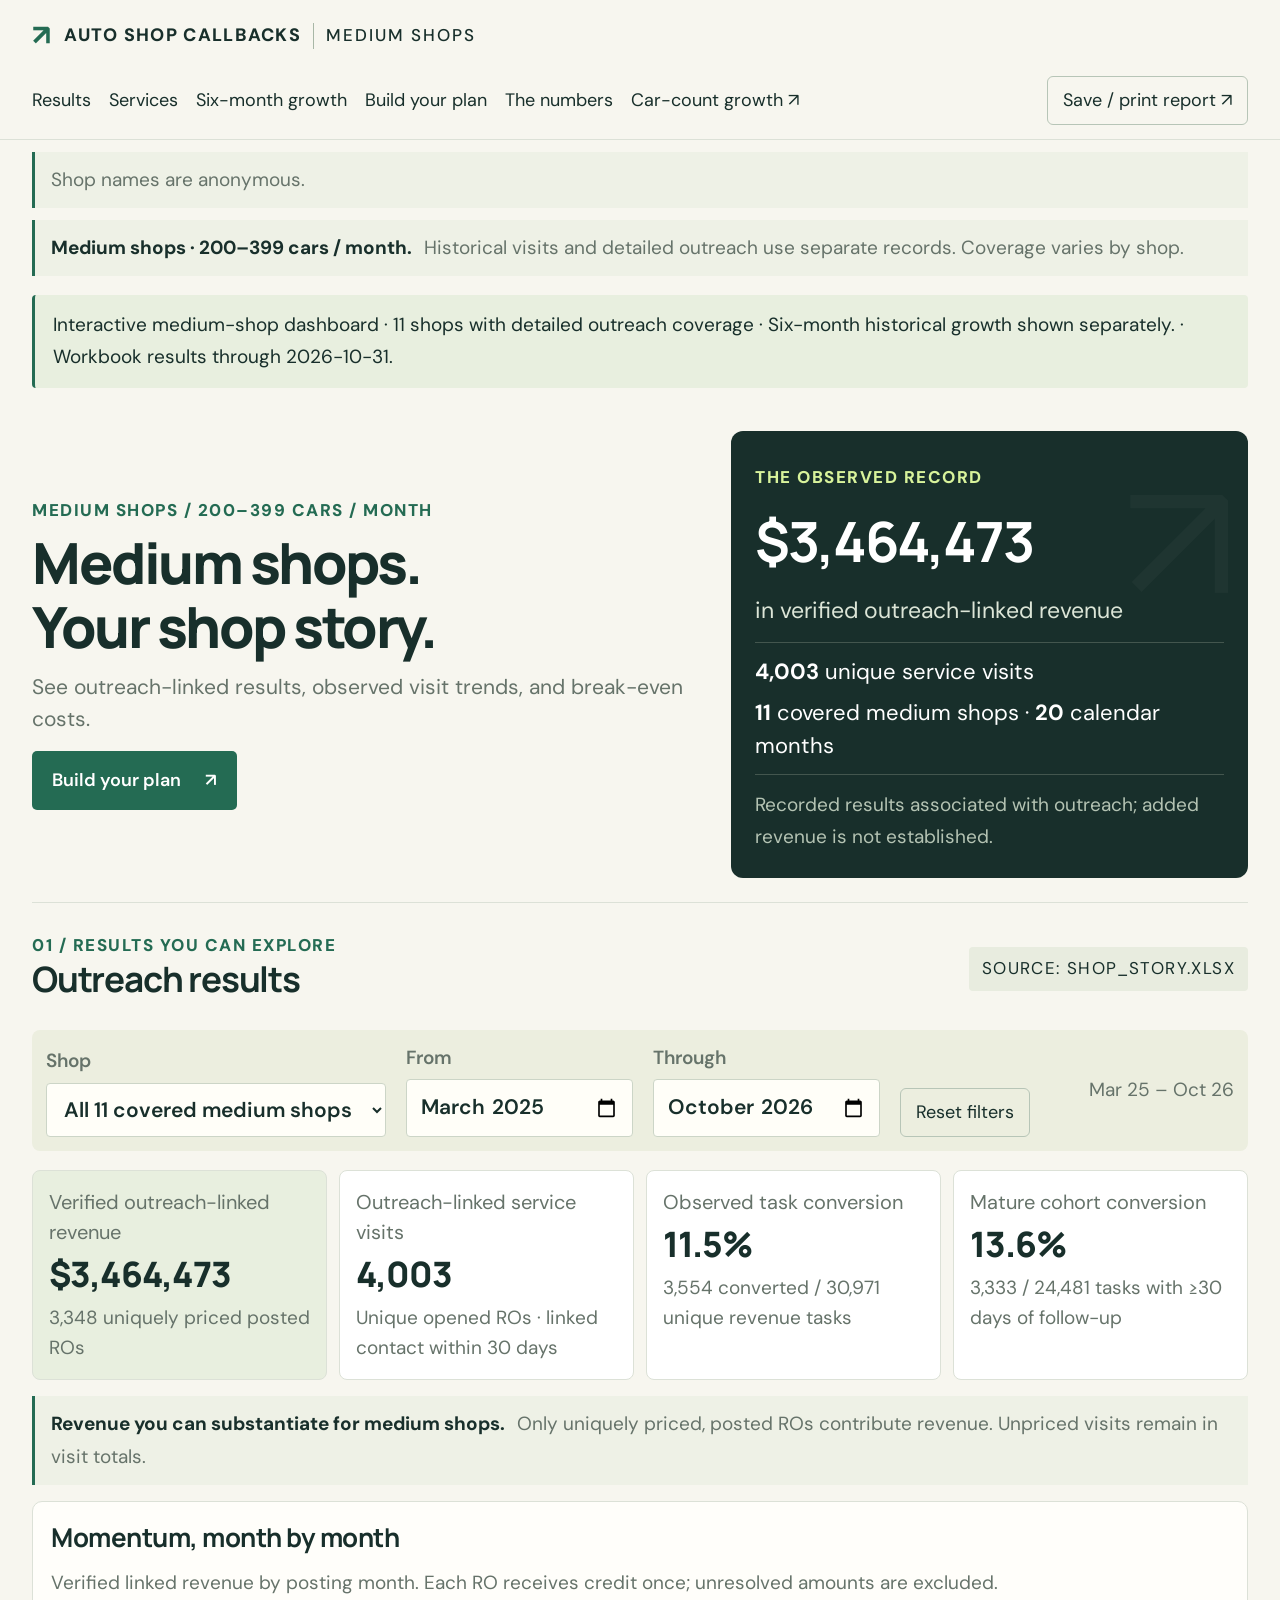
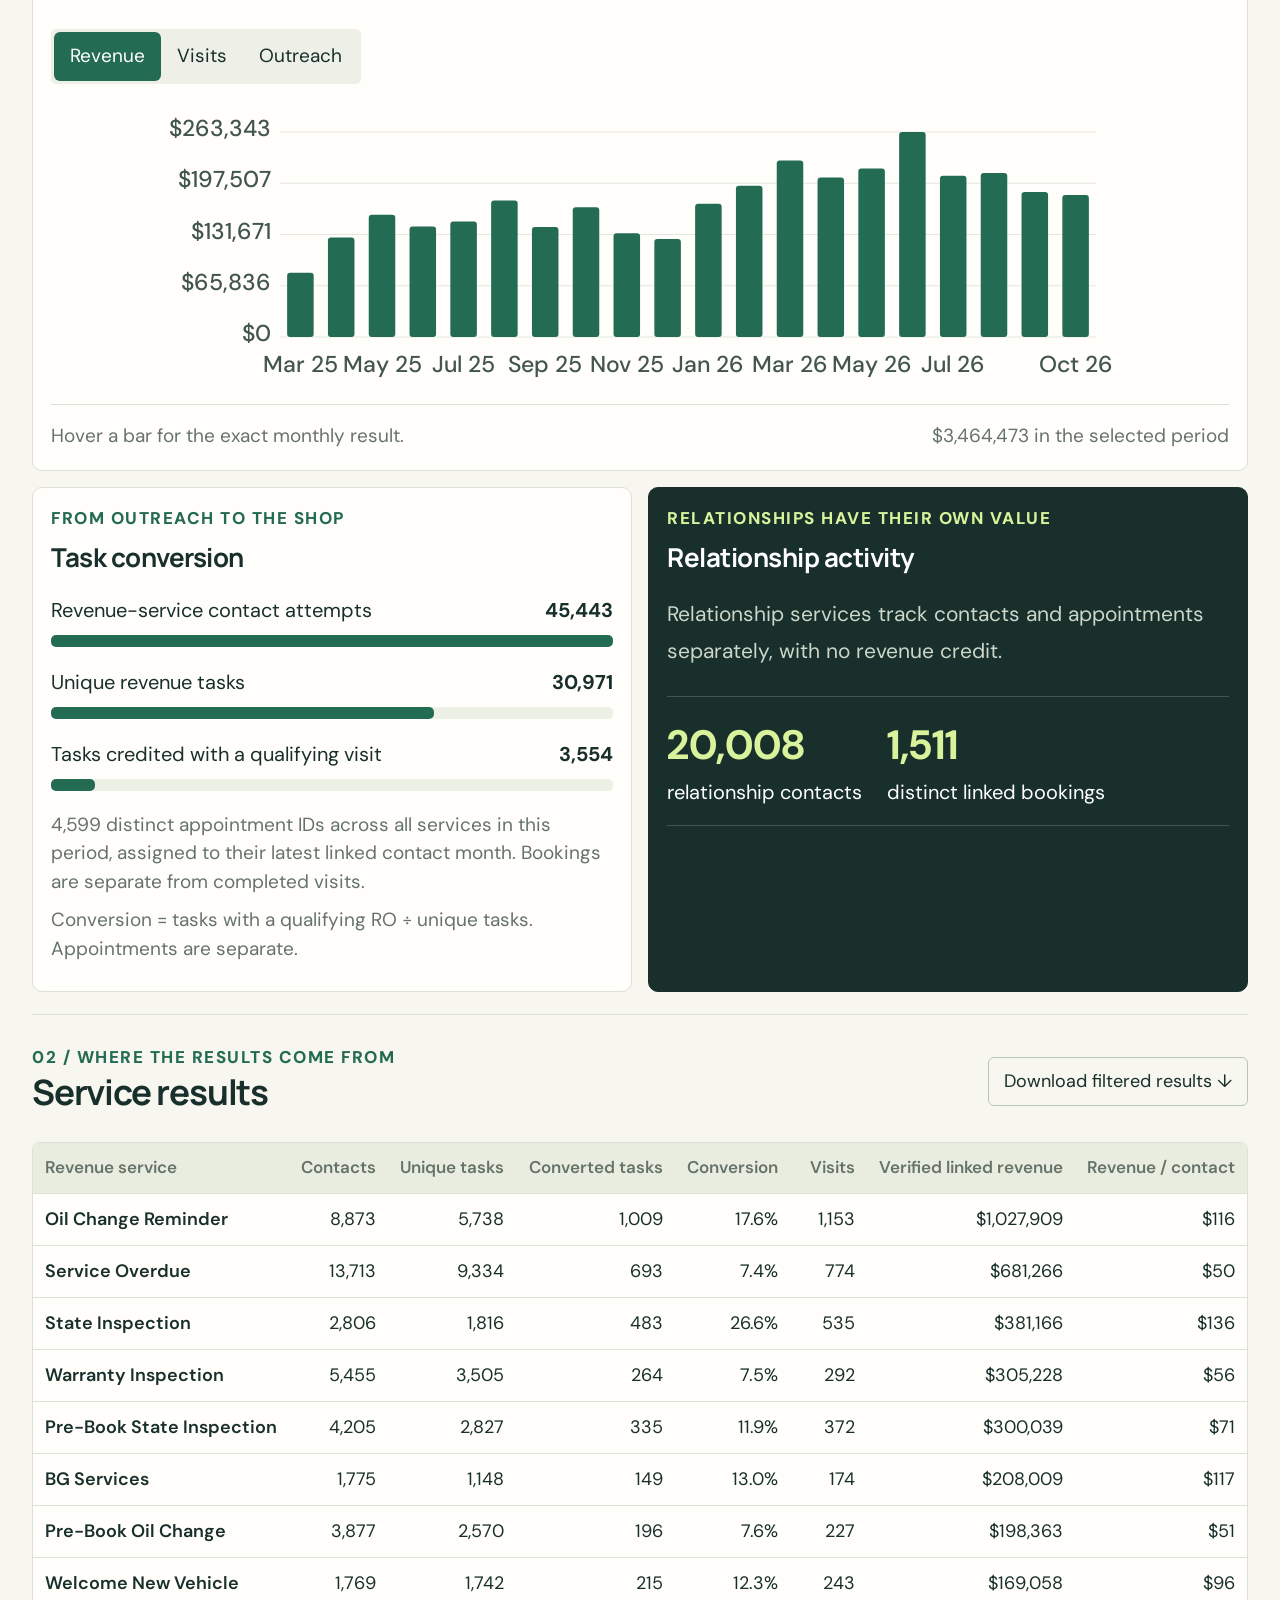
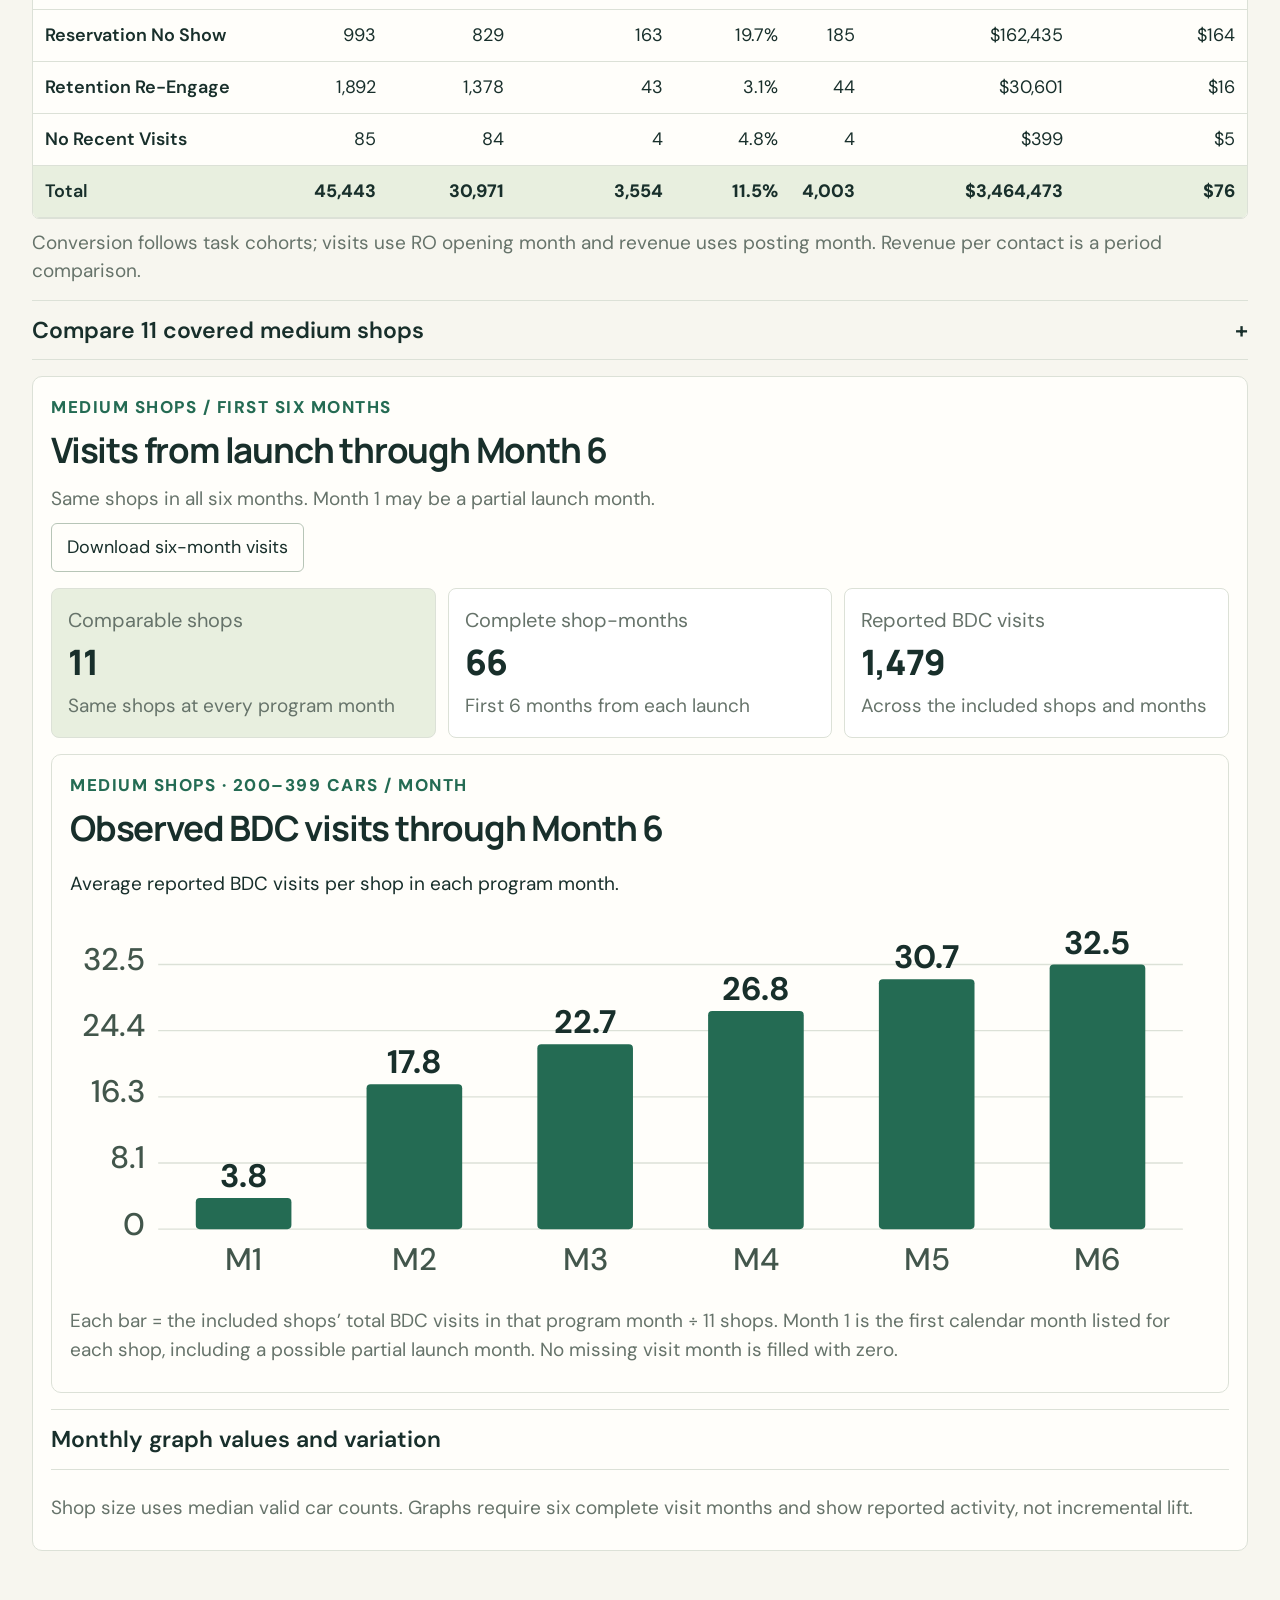
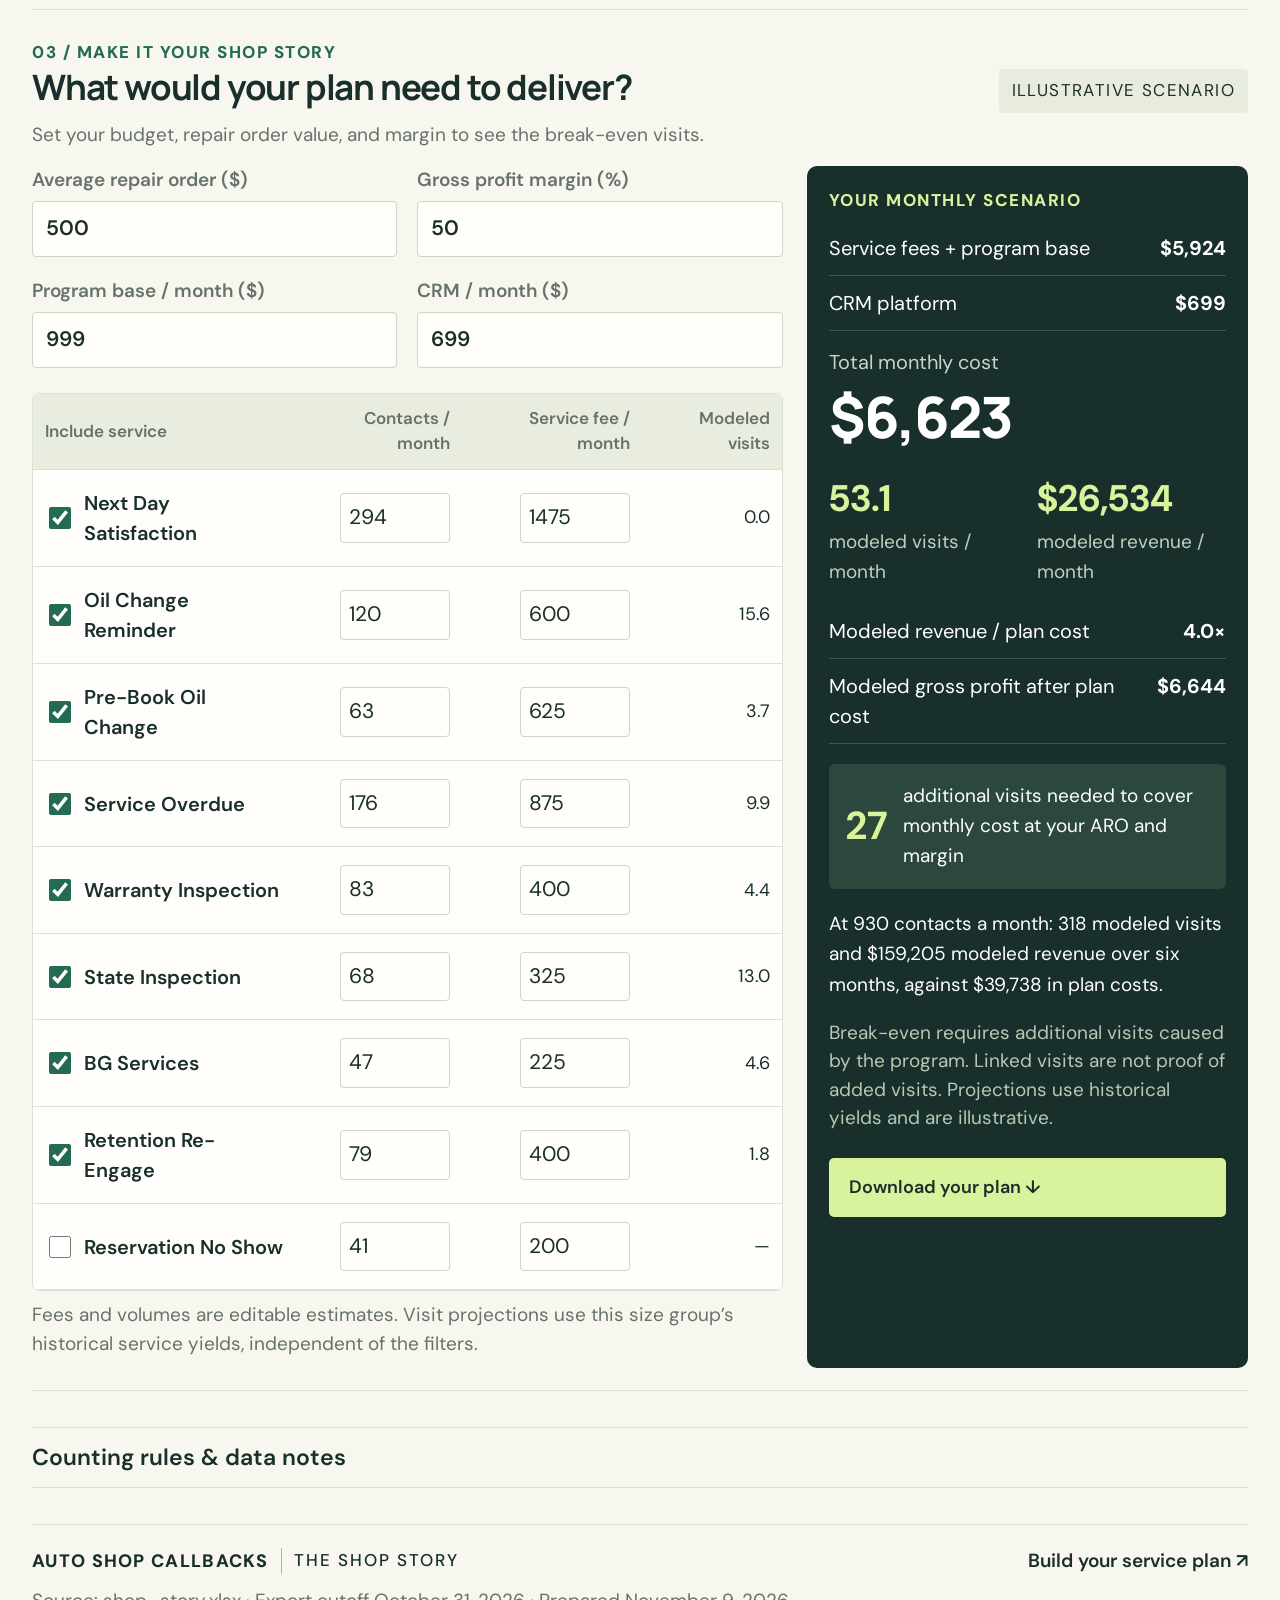
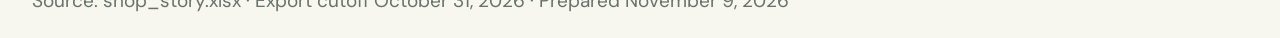
<file: medium.html>
<!doctype html>
<html lang="en"><head><meta charset="utf-8"><meta name="viewport" content="width=device-width,initial-scale=1"><meta name="report-version" content="2026-10-26-separate-dashboards"><title>Medium shops dashboard | The Shop Story</title><style data-text-increase="3">@import url('https://fonts.googleapis.com/css2?family=DM+Sans:wght@400;500;600;700&family=Manrope:wght@400;500;600;700;800&display=swap');
:root{--ink:#182f2b;--green:#246b53;--lime:#d8f39b;--cream:#f7f6ef;--line:#dce1d7;--muted:#66736a}*{box-sizing:border-box}html{scroll-behavior:smooth;scroll-padding-top:25px}body{margin:0;background:var(--cream);color:var(--ink);font:18px 'DM Sans',Arial,sans-serif}button,input,select{font:inherit}button,a,input,select{outline-offset:4px}button{cursor:pointer}a{color:inherit;text-decoration:none}header{max-width:1440px;padding:26px 5%;margin:auto;display:flex;align-items:center;justify-content:space-between;border-bottom:1px solid var(--line);gap:25px}.brand{font-size:16px;font-weight:800;letter-spacing:1.3px;display:flex;gap:12px;align-items:center}.brand small{display:block;font-size:13px;font-weight:500;letter-spacing:2px;border-left:1px solid #a8b7a6;padding-left:12px}.mark{font-size:29px;color:var(--green)}nav{display:flex;gap:26px;font-size:16px}button{background:transparent;border:1px solid #b7c5b7;border-radius:6px;padding:10px 15px;color:var(--ink)}button:hover{background:#e9eddf}main{max-width:1440px;margin:auto;padding:0 5%}.hero{display:grid;grid-template-columns:1.3fr 1fr;gap:7%;padding:75px 0 70px;align-items:center}.eyebrow{font-size:13px;font-weight:800;letter-spacing:2px;color:var(--green);margin:0 0 18px}h1,h2,h3{font-family:'Manrope',Arial,sans-serif}h1{font-size:calc(clamp(38px,4.2vw,62px) + 3px);line-height:1.12;letter-spacing:-2.5px;margin:0 0 25px;font-weight:800}h2{font-size:35px;letter-spacing:-1.2px;margin:0 0 12px}h3{font-size:22px;letter-spacing:-.5px;margin:0 0 12px}.intro{font-size:20px;line-height:1.7;color:var(--muted);max-width:480px;margin:0 0 30px}.button{background:var(--green);color:white;border:0;padding:16px 20px;display:inline-flex;justify-content:space-between;gap:24px;font-size:16px;font-weight:600;border-radius:5px}.button:hover{background:#185441}.hero-proof{background:var(--ink);border-radius:12px;padding:38px;color:white;position:relative;overflow:hidden}.hero-proof:after{content:'↗';position:absolute;right:15px;top:-20px;font-size:178px;color:#ffffff08}.hero-proof .eyebrow{color:var(--lime)}.hero-proof>strong{font-family:Manrope,Arial;font-size:calc(clamp(35px,4.1vw,57px) + 3px);letter-spacing:-2px}.hero-proof>p:not(.eyebrow){font-size:19px;color:#dce5d7}.hero-proof>div{padding:20px 0;margin:25px 0 20px;border-top:1px solid #43564e;border-bottom:1px solid #43564e;display:flex;flex-direction:column;gap:13px}.hero-proof small{font-size:14px;line-height:1.7;color:#b4c3b3}section{padding:45px 0;border-top:1px solid var(--line)}section.hero{border:0}.section-head{display:flex;justify-content:space-between;align-items:center;gap:20px;margin-bottom:25px}.section-head p:not(.eyebrow){color:var(--muted)}.source,.badge{font-size:13px;letter-spacing:1.4px;background:#e8ecdf;padding:9px 13px;border-radius:4px;white-space:nowrap}.filters{display:flex;align-items:end;gap:14px;margin:20px 0 10px;padding:18px;background:#eceedf;border-radius:8px}label{display:flex;flex-direction:column;gap:7px;font-size:14px;font-weight:600;color:var(--muted)}input,select{background:#fffef8;color:var(--ink);border:1px solid #ccd5c7;padding:10px;border-radius:4px;max-width:100%}.filters select{width:270px}.filters>span{font-size:14px;margin-left:auto;align-self:center}#filterError{color:#a33b2a}.metrics{display:grid;grid-template-columns:repeat(4,1fr);gap:13px;margin:20px 0}.metric{background:white;border:1px solid var(--line);padding:22px;border-radius:8px}.metric>span{font-size:14px;color:var(--muted);display:block}.metric strong{display:block;font:800 35px Manrope,Arial;letter-spacing:-1px;margin:10px 0}.metric small{font-size:13px;line-height:1.5;color:var(--muted)}.metric:first-child{background:#e8efdf}.chart-panel,.panel{border:1px solid var(--line);border-radius:10px;background:#fffefa;padding:26px;margin:22px 0}.chart-head{display:flex;justify-content:space-between;gap:20px;align-items:start}.chart-head p{font-size:15px;color:var(--muted);line-height:1.5}.segments{display:flex;padding:3px;background:#eef0e7;border-radius:5px}.segments button{border:0;padding:8px 13px;font-size:14px}.segments .active{background:var(--green);color:white}.chart-foot{font-size:14px;color:var(--muted);display:flex;justify-content:space-between;border-top:1px solid var(--line);padding-top:15px}svg{width:100%;display:block;height:auto}.chart-bar{fill:var(--green)}.chart-bar:hover{fill:#83a856}.chart-label{font-size:14px;fill:var(--muted)}.chart-value{font-size:13px;fill:var(--ink)}.two-col{display:grid;grid-template-columns:1fr 1fr;gap:20px}.two-col .panel{margin:0}.dark{background:var(--ink);color:white;border-color:var(--ink)}.dark .eyebrow{color:var(--lime)}.dark p:not(.eyebrow){font-size:17px;line-height:1.8;color:#ccd7c9}.dark .fine{font-size:14px!important}.relationship-stats{display:flex;gap:40px;border-top:1px solid #43564e;border-bottom:1px solid #43564e;padding:18px 0;margin:25px 0}.relationship-stats strong{font-size:32px;color:var(--lime);display:block}.relationship-stats span{font-size:14px}.funnel-row{display:grid;grid-template-columns:1fr auto;gap:10px;align-items:center;margin:20px 0;font-size:15px}.funnel-row .track{grid-column:1/-1;height:9px;background:#edf0e4;border-radius:5px}.track i{display:block;height:100%;background:var(--green);border-radius:5px}.fine{font-size:14px;line-height:1.7;color:var(--muted)}.table-wrap{overflow:auto;border:1px solid var(--line);border-radius:7px}table{width:100%;border-collapse:collapse;background:#fffefa;text-align:right;font-size:15px}th{background:#e9eddf;color:var(--muted);font-size:13px;font-weight:600;white-space:nowrap}th,td{padding:15px 13px;border-bottom:1px solid var(--line)}th:first-child,td:first-child{text-align:left}td:first-child{font-weight:600}tbody tr:hover{background:#f0f3e8}.sum{background:#e8efdf;font-weight:800}details{margin:25px 0;border-top:1px solid var(--line);border-bottom:1px solid var(--line);padding:20px 0}summary{cursor:pointer;font-size:17px;font-weight:600;list-style:none}summary span{float:right}details[open] summary{margin-bottom:20px}.plan-section{margin-top:20px}.plan-layout{display:grid;grid-template-columns:1.7fr 1fr;gap:28px}.calculator-inputs{display:grid;grid-template-columns:repeat(4,1fr);gap:12px;margin:0 0 25px}.calculator-inputs input{width:100%}.plan-table td{padding:16px 10px}.plan-table label{flex-direction:row;align-items:center;gap:10px;color:var(--ink);font-size:15px}.plan-table input[type=number]{width:95px;font-size:15px;padding:8px}.plan-table input[type=checkbox]{accent-color:var(--green);width:16px;height:16px}.plan-summary{background:var(--ink);color:white;padding:30px;border-radius:10px}.plan-summary .eyebrow{color:var(--lime)}.price-line{display:flex;justify-content:space-between;gap:15px;font-size:15px;padding:12px 0;border-bottom:1px solid #42574c}.total-price{margin:25px 0}.total-price span{font-size:15px;display:block;color:#cad5c7}.total-price strong{font:800 49px Manrope,Arial;letter-spacing:-1.5px}.scenario-stats{display:grid;grid-template-columns:1fr 1fr;gap:20px;margin:25px 0}.scenario-stats strong{font-size:29px;display:block;color:var(--lime)}.scenario-stats span{font-size:13px;color:#c1d0be}.break-even{display:flex;align-items:center;gap:15px;background:#2c473c;padding:17px;border-radius:6px;margin:20px 0}.break-even b{font-size:31px;color:var(--lime)}.break-even span{font-size:14px;line-height:1.6}#sixMonth{font-size:15px;line-height:1.6}.plan-summary .fine{color:#b7c9b3;font-size:13px}.plan-summary .button{width:100%;margin-top:15px;background:var(--lime);color:var(--ink)}.method-grid{display:grid;grid-template-columns:repeat(4,1fr);gap:27px;margin:30px 0}.method-grid article>b{font-size:15px;color:var(--green);border:1px solid #bbcbb4;border-radius:50%;width:34px;height:34px;display:inline-flex;align-items:center;justify-content:center;margin-bottom:18px}.method-grid h3{font-size:18px}.method-grid p{font-size:15px;line-height:1.8;color:var(--muted)}.audit-grid{display:grid;grid-template-columns:repeat(4,1fr);gap:18px}.audit-grid strong{display:block;font-size:25px;margin-bottom:5px}.audit-grid span{font-size:14px;color:var(--muted)}footer{padding:40px 0;display:flex;gap:20px;align-items:center;flex-wrap:wrap;border-top:1px solid var(--line)}footer p{font-size:15px;color:var(--muted)}footer a{margin-left:auto;font-size:15px;font-weight:600}footer>small{width:100%;font-size:13px;color:var(--muted)}
.evidence-note{padding:15px 19px;border-left:3px solid var(--green);background:#eef1e6;font-size:14px;line-height:1.8;color:var(--muted)}.evidence-note b{color:var(--ink);margin-right:7px}#chart,#tenure{overflow-x:auto}
@media(max-width:1000px){header nav{display:none}.hero{gap:25px}h1{font-size:43px}.hero-proof{padding:25px}.plan-layout{grid-template-columns:1fr}.method-grid{grid-template-columns:1fr 1fr}.filters{flex-wrap:wrap}.metrics{grid-template-columns:1fr 1fr}.calculator-inputs{grid-template-columns:1fr 1fr}}@media(max-width:650px){header{padding:20px 5%}.brand small{display:none}header button{font-size:13px}.hero{grid-template-columns:1fr;padding:40px 0}.hero-proof{margin-top:10px}h1{font-size:42px;letter-spacing:-1.5px}h2{font-size:29px}.section-head{align-items:start;flex-direction:column}.two-col{grid-template-columns:1fr}.chart-head{flex-direction:column}.chart-panel{padding:15px}.filters select{width:100%}.filters>label:first-child{width:100%}.filters>span{width:100%}.metric{padding:17px}.metric strong{font-size:29px}.method-grid,.audit-grid{grid-template-columns:1fr 1fr}.chart-label{font-size:16px}#chart svg,#tenure svg{min-width:0}.hero-proof>strong{font-size:48px}footer a{margin-left:0}.plan-table input[type=number]{width:80px}nav{display:none}}
.report-status{font-size:19px;line-height:1.7;padding:14px 18px;background:#e8efdf;border-left:3px solid var(--green);border-radius:4px;color:var(--ink)}
button:disabled,input:disabled,select:disabled{cursor:default;opacity:.8}
/* Readable at normal browser zoom; dense tables scroll instead of shrinking. */
@media screen {
 body{font-size:21px;line-height:1.6}
 header,main{width:100%;max-width:1280px;padding-left:clamp(18px,3vw,40px);padding-right:clamp(18px,3vw,40px)}
 main{min-width:0}
 section{padding-top:32px;padding-bottom:32px}
 .hero{padding-top:40px;padding-bottom:40px;gap:32px}
 header{flex-wrap:wrap;gap:20px}
 .brand,nav,.button,button{font-size:20px}
 .brand small,.eyebrow,.source,.badge{font-size:17px}
 .eyebrow{letter-spacing:1.5px}
 h2{font-size:35px;line-height:1.25}h3{font-size:26px;line-height:1.35}
 .intro{font-size:23px;max-width:600px}
 .hero-proof>p:not(.eyebrow){font-size:23px}
 .hero-proof small{font-size:19px}
 .hero-proof>div{font-size:22px}
 .filters{flex-wrap:wrap;gap:20px}
 label,.filters>span{font-size:19px}
 input,select{font-size:21px;min-height:48px;padding:11px 13px}
 .filters select{width:340px}
 .metrics{gap:18px}
 .metric{padding:22px;min-width:0}
 .metric>span{font-size:20px;line-height:1.5}
 .metric strong{font-size:37px;line-height:1.25;margin:12px 0}
 .metric small{font-size:19px;line-height:1.6}
 .fine,.evidence-note,.chart-head p,.chart-foot{font-size:19px;line-height:1.7}
 .segments button{font-size:19px;padding:10px 16px;min-height:44px}
 .chart-head{flex-wrap:wrap}
 .chart-label{font-size:23px;fill:#42564b;font-weight:500}.chart-value{font-size:24px;font-weight:700}
 #chart svg{width:100%;min-width:760px;max-width:960px;margin:0 auto}
 #chart{margin:18px 0 12px;overflow-x:auto}
 #tenure{min-width:0}
 .chart-panel{padding:24px;margin:20px 0}
 .chart-foot{flex-wrap:wrap;gap:12px}
 .dark p:not(.eyebrow){font-size:21px}
 .dark .fine{font-size:19px!important}
 .relationship-stats{flex-wrap:wrap;gap:25px}
 .relationship-stats strong{font-size:41px}
 .relationship-stats span,.funnel-row{font-size:20px}
 .funnel-row .track{height:12px}
 table{font-size:20px;min-width:1080px;font-variant-numeric:tabular-nums}
 th{font-size:18px;white-space:normal;line-height:1.5}
 th,td{padding:18px 16px}
 summary{font-size:23px}
 .plan-layout{grid-template-columns:minmax(0,1.65fr) minmax(360px,1fr);gap:30px}
 .plan-layout>div,.two-col>.panel{min-width:0}
 .calculator-inputs{grid-template-columns:repeat(2,minmax(0,1fr));gap:20px}
 .plan-table{min-width:660px}
 .plan-table td{padding:18px 12px}
 .plan-table label{font-size:20px;line-height:1.5}
 .plan-table input[type=number]{font-size:21px;width:110px;min-height:48px}
 .plan-table input[type=checkbox]{width:22px;height:22px;min-height:22px;flex-shrink:0}
 .price-line,.total-price span{font-size:20px}
 .total-price strong{font-size:57px}
 .scenario-stats{grid-template-columns:repeat(2,minmax(0,1fr))}
 .scenario-stats strong{font-size:37px}
 .scenario-stats span{font-size:19px;line-height:1.6;display:block}
 .break-even b{font-size:39px}
 .break-even span,#sixMonth,.plan-summary .fine{font-size:19px}
 .method-grid{grid-template-columns:repeat(2,minmax(0,1fr));gap:32px}
 .method-grid article>b{font-size:19px;width:42px;height:42px}
 .method-grid h3{font-size:26px}
 .method-grid p{font-size:20px}
 .audit-grid{gap:25px}
 .audit-grid strong{font-size:33px}
 .audit-grid span,footer p,footer a,footer>small{font-size:19px}
}
@media screen and (max-width:1100px){
 .plan-layout{grid-template-columns:1fr}
 .plan-summary{max-width:none}
 .calculator-inputs{grid-template-columns:repeat(4,minmax(0,1fr))}
 .two-col{grid-template-columns:1fr}
 .hero{gap:30px}
}
@media screen and (max-width:1000px){
 .hero{grid-template-columns:1fr}
 .hero-proof{max-width:none}
 .metrics{grid-template-columns:repeat(2,minmax(0,1fr))}
 .calculator-inputs{grid-template-columns:repeat(2,minmax(0,1fr))}
 .audit-grid{grid-template-columns:repeat(2,minmax(0,1fr))}
}
@media screen and (max-width:650px){
 header button,.brand{font-size:19px}
 .hero{padding:36px 0}
 .hero-proof>strong{font-size:45px}
 h2{font-size:35px}
 .filters>label:first-child,.filters select{width:100%}
 .metrics{grid-template-columns:1fr}
 .metric strong{font-size:41px}
 .method-grid{grid-template-columns:1fr}
 .plan-summary,.panel{padding:22px}
 .scenario-stats strong{font-size:33px}
 .brand small{display:none}
}
@media print{body{font-size:15px;background:white}header nav,header button,.filters button,.segments,section button{display:none!important}main{padding:0 20px}.hero{padding:30px 0;gap:25px}h1{font-size:37px}.hero-proof,.dark,.plan-summary{print-color-adjust:exact;-webkit-print-color-adjust:exact}.hero-proof>strong{font-size:41px}section{padding:25px 0}.metrics,.panel,.chart-panel,.plan-summary{break-inside:avoid}.table-wrap{overflow:visible}table{font-size:14px}th{font-size:14px;white-space:normal}th,td{padding:9px 6px}.plan-layout{grid-template-columns:1fr}.method-grid{grid-template-columns:1fr 1fr}footer{padding:20px 0}details:not([open]){display:none}}
.size-cards{display:grid;grid-template-columns:repeat(3,minmax(0,1fr));gap:20px;margin:25px 0}.size-card{display:block;padding:28px;background:#eef2e5;border:1px solid var(--line);border-radius:10px}.size-card:hover{border-color:var(--green);background:#e7eedc}.size-card p{color:var(--muted);line-height:1.7;font-size:16px}.size-card .button{margin-top:15px}.size-card h3{font-size:25px}.size-hero{padding:55px 0 30px}.size-hero h1{font-size:calc(clamp(36px,5vw,60px) + 3px)}.size-metrics{grid-template-columns:repeat(3,minmax(0,1fr));margin-top:30px}.size-chart svg{width:100%;min-width:0;display:block}.size-chart{overflow-x:auto;margin-top:25px}.empty-state{padding:40px;background:#eef2e5;line-height:1.7}.reason{text-align:left;white-space:normal;min-width:250px}nav [aria-current=page]{font-weight:800;color:var(--green);border-bottom:2px solid var(--green)}.filters>span{font-size:15px;color:var(--muted);max-width:430px;line-height:1.7}@media(max-width:800px){.size-cards,.size-metrics{grid-template-columns:1fr}header{flex-wrap:wrap}header nav{flex-wrap:wrap;gap:16px}.size-card{padding:22px}}@media print{.size-hero{padding:20px 0}.size-chart svg{min-width:0}.size-chart{overflow:visible}.size-cards{grid-template-columns:repeat(3,1fr)}.size-card .button{display:none}.size-card{padding:14px}.size-card h3{font-size:19px}}
.size-chart{padding-bottom:8px}
@media screen{
 .size-chart svg{width:100%;min-width:0;max-width:none;margin:0 auto}
 .size-card p{font-size:21px;line-height:1.6}
 .size-card h3{font-size:27px}
 .filters>span{font-size:19px}
 .size-hero{padding:40px 0 28px}
}
</style><style id="dashboard-layout" data-text-increase="3">/* Wider desktop workspace; preserve the mobile layout. */
@media screen and (min-width:1001px){
 header,main{max-width:1792px;padding-left:32px;padding-right:32px}
 body{font-size:19px;line-height:1.5}
 header{gap:18px;padding-top:20px;padding-bottom:20px}
 header nav{display:flex;gap:18px;flex-wrap:wrap}
 header nav a,.brand,.button,button{font-size:18px}
 section{padding-top:24px;padding-bottom:24px}
 .hero{padding-top:32px;padding-bottom:32px;gap:36px}
 .hero-proof{padding:26px}
 .intro{font-size:21px;max-width:720px}
 .metrics{gap:16px}
 .metric{padding:20px}
 .metric strong{font-size:35px}
 .chart-panel,.panel{padding:22px}
 table{font-size:18px;min-width:900px}
 th{font-size:17px}
 th,td{padding:12px}
 .method-grid{grid-template-columns:repeat(4,minmax(0,1fr));gap:24px}
 .method-grid h3{font-size:23px}
 .method-grid p{font-size:18px}
 .plan-layout{grid-template-columns:minmax(0,1.7fr) minmax(340px,1fr);gap:24px}
 .two-col{grid-template-columns:1fr 1fr}
 .plan-table{min-width:660px}
 .size-hero{padding-top:36px;padding-bottom:32px}
}
@media screen and (max-width:1000px){
 header nav .growth-nav{display:inline-block}
}
</style><style id="compact-report" data-text-increase="3">
/* Compact spacing shared by all report pages. */
header{padding-top:14px;padding-bottom:14px}
section{padding-top:22px;padding-bottom:22px}
.hero,.size-hero{padding-top:24px;padding-bottom:24px;gap:28px}
.hero h1,.size-hero h1{margin-bottom:14px}
.intro{margin-bottom:16px;line-height:1.5;max-width:760px}
.eyebrow{margin-bottom:8px}
.section-head{margin-bottom:16px}
.section-head p{margin-top:8px;margin-bottom:0}
.hero-proof{padding:24px}
.hero-proof>div{margin:14px 0;padding:12px 0;gap:8px}
.hero-proof>p{margin:10px 0}
.chart-panel,.panel{padding:18px;margin:16px 0}
.metrics,.size-metrics{margin:16px 0;gap:12px}
.metric{padding:16px}.metric strong{margin:6px 0}
.size-chart{margin-top:12px;padding-bottom:0}
.chart-head p{margin-top:6px;margin-bottom:10px}
.fine{line-height:1.5;margin-top:10px;margin-bottom:10px}
.evidence-note{padding:12px 16px;margin:12px 0}
.filters{padding:14px;margin-top:12px}
.two-col{gap:16px}.two-col .panel{margin:0}
.method-grid{margin:16px 0;gap:20px}
.method-grid p{line-height:1.5}
details{margin:14px 0;padding:12px 0}
details[open] summary{margin-bottom:12px}
.plan-summary{padding:22px}.total-price,.scenario-stats{margin:16px 0}
.size-cards{gap:16px;margin:18px 0}.size-card{padding:20px}
.size-card p{line-height:1.5;margin:10px 0}.size-card .button{margin-top:8px}
.growth-controls{padding:16px;gap:16px;margin:16px 0}
footer{padding:22px 0;gap:12px}
@media(max-width:650px){
 main{padding-left:16px;padding-right:16px}
 .hero,.size-hero{padding-top:20px;padding-bottom:20px}
 .hero{gap:16px}.chart-panel,.panel{padding:14px}
 .plan-summary{padding:18px}.growth-controls label{min-width:0;flex-basis:100%}
}
</style></head>
<body>
<header><a class="brand" href="index.html"><span class="mark">↗</span> AUTO SHOP CALLBACKS <small>MEDIUM SHOPS</small></a><nav><a href="#results">Results</a><a href="#services">Services</a><a href="#shop-sizes">Six-month growth</a><a href="#plan">Build your plan</a><a href="#method">The numbers</a><a class="growth-nav" href="growth.html">Car-count growth ↗</a></nav><button id="print">Save / print report ↗</button></header>
<main><p id="shop-privacy-note" class="evidence-note">Shop names are anonymous.</p>
<div class="evidence-note"><b>Medium shops · 200–399 cars / month.</b> Historical visits and detailed outreach use separate records. Coverage varies by shop.</div><p id="reportStatus" class="report-status" role="status">Use the filters to explore results.</p>
<section class="hero"><div><p class="eyebrow">MEDIUM SHOPS / 200–399 CARS / MONTH</p><h1>Medium shops.<br>Your shop story.</h1><p class="intro">See outreach-linked results, observed visit trends, and break-even costs.</p><a class="button" href="#plan">Build your plan <span>↗</span></a></div><aside class="hero-proof"><p class="eyebrow">THE OBSERVED RECORD</p><strong id="heroRevenue">$3,464,473</strong><p>in verified outreach-linked revenue</p><div><span><b id="heroVisits">4,003</b> unique service visits</span><span><b>11</b> covered medium shops · <b>20</b> calendar months</span></div><small>Recorded results associated with outreach; added revenue is not established.</small></aside></section>
<section id="results"><div class="section-head"><div><p class="eyebrow">01 / RESULTS YOU CAN EXPLORE</p><h2>Outreach results</h2></div><span class="source">SOURCE: SHOP_STORY.XLSX</span></div>
<div class="filters"><label>Shop<select id="shop"><option value="">All 11 covered medium shops</option><option value="Shop 017">Shop 017</option><option value="Shop 019">Shop 019</option><option value="Shop 022">Shop 022</option><option value="Shop 023">Shop 023</option><option value="Shop 024">Shop 024</option><option value="Shop 026">Shop 026</option><option value="Shop 029">Shop 029</option><option value="Shop 035">Shop 035</option><option value="Shop 037">Shop 037</option><option value="Shop 038">Shop 038</option><option value="Shop 049">Shop 049</option></select></label><label>From<input id="from" type="month" min="2025-03" max="2026-10" value="2025-03"></label><label>Through<input id="to" type="month" min="2025-03" max="2026-10" value="2026-10"></label><button id="reset">Reset filters</button><span id="periodLabel">Mar 25 – Oct 26</span></div><p id="filterError" role="alert"></p>
<div class="metrics" id="metrics"><article class="metric"><span>Verified outreach-linked revenue</span><strong>$3,464,473</strong><small>3,348 uniquely priced posted ROs</small></article><article class="metric"><span>Outreach-linked service visits</span><strong>4,003</strong><small>Unique opened ROs · linked contact within 30 days</small></article><article class="metric"><span>Observed task conversion</span><strong>11.5%</strong><small>3,554 converted / 30,971 unique revenue tasks</small></article><article class="metric"><span>Mature cohort conversion</span><strong>13.6%</strong><small>3,333 / 24,481 tasks with ≥30 days of follow-up</small></article></div>
<div class="evidence-note"><b>Revenue you can substantiate for medium shops.</b> Only uniquely priced, posted ROs contribute revenue. Unpriced visits remain in visit totals.</div>
<div class="chart-panel"><div class="chart-head"><div><h3>Momentum, month by month</h3><p id="chartCaption">Verified linked revenue by posting month. Each RO receives credit once; unresolved amounts are excluded.</p></div><div class="segments" role="group" aria-label="Chart metric"><button data-chart="revenue" class="active">Revenue</button><button data-chart="visits">Visits</button><button data-chart="contacts">Outreach</button></div></div><div id="chart"><svg viewBox="0 0 960 290" role="img" aria-label="revenue by calendar month"><title>revenue over time</title><line x1="120" y1="235" x2="936" y2="235" stroke="#e4e8dc"/><text x="111" y="239" text-anchor="end" class="chart-label">$0</text><line x1="120" y1="183.75" x2="936" y2="183.75" stroke="#e4e8dc"/><text x="111" y="187.75" text-anchor="end" class="chart-label">$65,836</text><line x1="120" y1="132.5" x2="936" y2="132.5" stroke="#e4e8dc"/><text x="111" y="136.5" text-anchor="end" class="chart-label">$131,671</text><line x1="120" y1="81.25" x2="936" y2="81.25" stroke="#e4e8dc"/><text x="111" y="85.25" text-anchor="end" class="chart-label">$197,507</text><line x1="120" y1="30" x2="936" y2="30" stroke="#e4e8dc"/><text x="111" y="34" text-anchor="end" class="chart-label">$263,343</text><rect class="chart-bar" tabindex="0" x="127.14" y="170.66413574259082" width="26.52" height="64.33586425740918" rx="3"><title>Mar 25: $82,646</title></rect><text x="140.4" y="270" text-anchor="middle" class="chart-label">Mar 25</text><rect class="chart-bar" tabindex="0" x="167.94" y="135.38306969382654" width="26.52" height="99.61693030617346" rx="3"><title>Apr 25: $127,968</title></rect><rect class="chart-bar" tabindex="0" x="208.73999999999998" y="112.80092772702328" width="26.52" height="122.19907227297672" rx="3"><title>May 25: $156,977</title></rect><text x="221.99999999999997" y="270" text-anchor="middle" class="chart-label">May 25</text><rect class="chart-bar" tabindex="0" x="249.53999999999996" y="124.38693538131231" width="26.52" height="110.61306461868769" rx="3"><title>Jun 25: $142,093</title></rect><rect class="chart-bar" tabindex="0" x="290.34" y="119.40304861481746" width="26.52" height="115.59695138518254" rx="3"><title>Jul 25: $148,496</title></rect><text x="303.59999999999997" y="270" text-anchor="middle" class="chart-label">Jul 25</text><rect class="chart-bar" tabindex="0" x="331.14" y="98.43381614554886" width="26.52" height="136.56618385445114" rx="3"><title>Aug 25: $175,433</title></rect><rect class="chart-bar" tabindex="0" x="371.93999999999994" y="124.90590715400913" width="26.52" height="110.09409284599087" rx="3"><title>Sep 25: $141,427</title></rect><text x="385.19999999999993" y="270" text-anchor="middle" class="chart-label">Sep 25</text><rect class="chart-bar" tabindex="0" x="412.73999999999995" y="105.26088681832852" width="26.52" height="129.73911318167148" rx="3"><title>Oct 25: $166,663</title></rect><rect class="chart-bar" tabindex="0" x="453.53999999999996" y="131.19504292033326" width="26.52" height="103.80495707966675" rx="3"><title>Nov 25: $133,348</title></rect><text x="466.79999999999995" y="270" text-anchor="middle" class="chart-label">Nov 25</text><rect class="chart-bar" tabindex="0" x="494.34" y="136.99485043339942" width="26.52" height="98.00514956660058" rx="3"><title>Dec 25: $125,897</title></rect><rect class="chart-bar" tabindex="0" x="535.14" y="101.7395200661648" width="26.52" height="133.2604799338352" rx="3"><title>Jan 26: $171,186</title></rect><text x="548.4" y="270" text-anchor="middle" class="chart-label">Jan 26</text><rect class="chart-bar" tabindex="0" x="575.9399999999999" y="83.74513309755676" width="26.52" height="151.25486690244324" rx="3"><title>Feb 26: $194,302</title></rect><rect class="chart-bar" tabindex="0" x="616.7399999999999" y="58.3936418554465" width="26.52" height="176.6063581445535" rx="3"><title>Mar 26: $226,868</title></rect><text x="629.9999999999999" y="270" text-anchor="middle" class="chart-label">Mar 26</text><rect class="chart-bar" tabindex="0" x="657.54" y="75.62326027449802" width="26.52" height="159.37673972550198" rx="3"><title>Apr 26: $204,735</title></rect><rect class="chart-bar" tabindex="0" x="698.3399999999999" y="66.49022271562268" width="26.52" height="168.50977728437732" rx="3"><title>May 26: $216,467</title></rect><text x="711.5999999999999" y="270" text-anchor="middle" class="chart-label">May 26</text><rect class="chart-bar" tabindex="0" x="739.14" y="30" width="26.52" height="205" rx="3"><title>Jun 26: $263,343</title></rect><rect class="chart-bar" tabindex="0" x="779.9399999999999" y="73.6684850207458" width="26.52" height="161.3315149792542" rx="3"><title>Jul 26: $207,246</title></rect><text x="793.1999999999999" y="270" text-anchor="middle" class="chart-label">Jul 26</text><rect class="chart-bar" tabindex="0" x="820.7399999999999" y="71.0521408332987" width="26.52" height="163.9478591667013" rx="3"><title>Aug 26: $210,607</title></rect><rect class="chart-bar" tabindex="0" x="861.54" y="89.93951547138889" width="26.52" height="145.0604845286111" rx="3"><title>Sep 26: $186,344</title></rect><rect class="chart-bar" tabindex="0" x="902.3399999999999" y="92.98759790242792" width="26.52" height="142.01240209757208" rx="3"><title>Oct 26: $182,429</title></rect><text x="915.5999999999999" y="270" text-anchor="middle" class="chart-label">Oct 26</text></svg></div><div class="chart-foot"><span>Hover a bar for the exact monthly result.</span><span id="chartTotal">$3,464,473 in the selected period</span></div></div>
<div class="two-col"><article class="panel"><p class="eyebrow">FROM OUTREACH TO THE SHOP</p><h3>Task conversion</h3><div id="funnel"><div class="funnel-row"><span>Revenue-service contact attempts</span><b>45,443</b><div class="track"><i style="width:100%"></i></div></div><div class="funnel-row"><span>Unique revenue tasks</span><b>30,971</b><div class="track"><i style="width:68.1535109917919%"></i></div></div><div class="funnel-row"><span>Tasks credited with a qualifying visit</span><b>3,554</b><div class="track"><i style="width:7.820786479765861%"></i></div></div><p class="fine">4,599 distinct appointment IDs across all services in this period, assigned to their latest linked contact month. Bookings are separate from completed visits.</p></div><p class="fine">Conversion = tasks with a qualifying RO ÷ unique tasks. Appointments are separate.</p></article><article class="panel dark"><p class="eyebrow">RELATIONSHIPS HAVE THEIR OWN VALUE</p><h3>Relationship activity</h3><p>Relationship services track contacts and appointments separately, with no revenue credit.</p><div id="relationship"><div class="relationship-stats"><div><strong>20,008</strong><span>relationship contacts</span></div><div><strong>1,511</strong><span>distinct linked bookings</span></div></div></div></article></div>
</section>
<section id="services"><div class="section-head"><div><p class="eyebrow">02 / WHERE THE RESULTS COME FROM</p><h2>Service results</h2></div><button id="export">Download filtered results ↓</button></div><div class="table-wrap"><table><thead><tr><th>Revenue service</th><th>Contacts</th><th>Unique tasks</th><th>Converted tasks</th><th>Conversion</th><th>Visits</th><th>Verified linked revenue</th><th>Revenue / contact</th></tr></thead><tbody id="serviceRows"><tr class=""><td>Oil Change Reminder</td><td>8,873</td><td>5,738</td><td>1,009</td><td>17.6%</td><td>1,153</td><td>$1,027,909</td><td>$116</td></tr><tr class=""><td>Service Overdue</td><td>13,713</td><td>9,334</td><td>693</td><td>7.4%</td><td>774</td><td>$681,266</td><td>$50</td></tr><tr class=""><td>State Inspection</td><td>2,806</td><td>1,816</td><td>483</td><td>26.6%</td><td>535</td><td>$381,166</td><td>$136</td></tr><tr class=""><td>Warranty Inspection</td><td>5,455</td><td>3,505</td><td>264</td><td>7.5%</td><td>292</td><td>$305,228</td><td>$56</td></tr><tr class=""><td>Pre-Book State Inspection</td><td>4,205</td><td>2,827</td><td>335</td><td>11.9%</td><td>372</td><td>$300,039</td><td>$71</td></tr><tr class=""><td>BG Services</td><td>1,775</td><td>1,148</td><td>149</td><td>13.0%</td><td>174</td><td>$208,009</td><td>$117</td></tr><tr class=""><td>Pre-Book Oil Change</td><td>3,877</td><td>2,570</td><td>196</td><td>7.6%</td><td>227</td><td>$198,363</td><td>$51</td></tr><tr class=""><td>Welcome New Vehicle</td><td>1,769</td><td>1,742</td><td>215</td><td>12.3%</td><td>243</td><td>$169,058</td><td>$96</td></tr><tr class=""><td>Reservation No Show</td><td>993</td><td>829</td><td>163</td><td>19.7%</td><td>185</td><td>$162,435</td><td>$164</td></tr><tr class=""><td>Retention Re-Engage</td><td>1,892</td><td>1,378</td><td>43</td><td>3.1%</td><td>44</td><td>$30,601</td><td>$16</td></tr><tr class=""><td>No Recent Visits</td><td>85</td><td>84</td><td>4</td><td>4.8%</td><td>4</td><td>$399</td><td>$5</td></tr><tr class="sum"><td>Total</td><td>45,443</td><td>30,971</td><td>3,554</td><td>11.5%</td><td>4,003</td><td>$3,464,473</td><td>$76</td></tr></tbody></table></div><p class="fine">Conversion follows task cohorts; visits use RO opening month and revenue uses posting month. Revenue per contact is a period comparison.</p>
<details><summary>Compare 11 covered medium shops <span>+</span></summary><div class="table-wrap"><table><thead><tr><th>Shop</th><th>Revenue contacts</th><th>Task conversion</th><th>Visits</th><th>Verified linked revenue</th><th>Program started</th></tr></thead><tbody id="shopRows"><tr><td>Shop 029</td><td>18,956</td><td>12.6%</td><td>1,715</td><td>$1,417,465</td><td>2023-09-01</td></tr><tr><td>Shop 037</td><td>12,067</td><td>11.8%</td><td>1,019</td><td>$1,054,235</td><td>2024-01-01</td></tr><tr><td>Shop 038</td><td>10,281</td><td>13.8%</td><td>1,120</td><td>$938,058</td><td>2025-04-01</td></tr><tr><td>Shop 026</td><td>904</td><td>4.6%</td><td>41</td><td>$13,807</td><td>2024-06-01</td></tr><tr><td>Shop 035</td><td>704</td><td>2.4%</td><td>17</td><td>$13,056</td><td>2024-04-01</td></tr><tr><td>Shop 023</td><td>88</td><td>10.7%</td><td>9</td><td>$9,508</td><td>2025-01-01</td></tr><tr><td>Shop 024</td><td>754</td><td>2.2%</td><td>17</td><td>$6,265</td><td>2024-06-01</td></tr><tr><td>Shop 022</td><td>628</td><td>3.7%</td><td>22</td><td>$4,897</td><td>2026-04-01</td></tr><tr><td>Shop 017</td><td>214</td><td>8.3%</td><td>22</td><td>$4,205</td><td>2024-09-01</td></tr><tr><td>Shop 049</td><td>715</td><td>1.7%</td><td>18</td><td>$2,593</td><td>2025-05-01</td></tr><tr><td>Shop 019</td><td>132</td><td>2.3%</td><td>3</td><td>$385</td><td>2026-01-01</td></tr></tbody></table></div><p class="fine">Shops have different volumes and lengths of participation. These totals are not a ranking of effectiveness. Program start months are the first appearances in “past numbers.”</p></details>
<div class="chart-panel" id="shop-sizes"><p class="eyebrow">MEDIUM SHOPS / FIRST SIX MONTHS</p><h2>Visits from launch through Month 6</h2><p class="fine">Same shops in all six months. Month 1 may be a partial launch month.</p><button id="downloadSize">Download six-month visits</button><div id="tenure"><div class="metrics size-metrics"><article class="metric"><span>Comparable shops</span><strong>11</strong><small>Same shops at every program month</small></article><article class="metric"><span>Complete shop-months</span><strong>66</strong><small>First 6 months from each launch</small></article><article class="metric"><span>Reported BDC visits</span><strong>1,479</strong><small>Across the included shops and months</small></article></div><div class="chart-panel"><p class="eyebrow">MEDIUM SHOPS · 200–399 CARS / MONTH</p><h2>Observed BDC visits through Month 6</h2><p>Average reported BDC visits per shop in each program month.</p><div class="size-chart"><svg viewBox="0 0 840 280" role="img" aria-label="Average reported BDC visits by program month"><title>Average reported BDC visits per shop, with the same shops in every month</title><line x1="65" x2="820" y1="230" y2="230" stroke="#dce1d7"/><text class="chart-label" x="55" y="234" text-anchor="end">0</text><line x1="65" x2="820" y1="181.25" y2="181.25" stroke="#dce1d7"/><text class="chart-label" x="55" y="185.25" text-anchor="end">8.1</text><line x1="65" x2="820" y1="132.5" y2="132.5" stroke="#dce1d7"/><text class="chart-label" x="55" y="136.5" text-anchor="end">16.3</text><line x1="65" x2="820" y1="83.75" y2="83.75" stroke="#dce1d7"/><text class="chart-label" x="55" y="87.75" text-anchor="end">24.4</text><line x1="65" x2="820" y1="35" y2="35" stroke="#dce1d7"/><text class="chart-label" x="55" y="39" text-anchor="end">32.5</text><rect class="chart-bar" tabindex="0" x="92.68333333333334" y="207.12290502793297" width="70.46666666666667" height="22.87709497206704" rx="3"><title>Program month 1: 3.8 average BDC visits; 11 shops; range 0–16</title></rect><text class="chart-label" x="127.91666666666667" y="260" text-anchor="middle">M1</text><text class="chart-value" x="127.91666666666667" y="199.12290502793297" text-anchor="middle">3.8</text><rect class="chart-bar" tabindex="0" x="218.51666666666665" y="123.24022346368717" width="70.46666666666667" height="106.75977653631283" rx="3"><title>Program month 2: 17.8 average BDC visits; 11 shops; range 0–46</title></rect><text class="chart-label" x="253.75" y="260" text-anchor="middle">M2</text><text class="chart-value" x="253.75" y="115.24022346368717" text-anchor="middle">17.8</text><rect class="chart-bar" tabindex="0" x="344.34999999999997" y="93.82681564245812" width="70.46666666666667" height="136.17318435754188" rx="3"><title>Program month 3: 22.7 average BDC visits; 11 shops; range 2–42</title></rect><text class="chart-label" x="379.5833333333333" y="260" text-anchor="middle">M3</text><text class="chart-value" x="379.5833333333333" y="85.82681564245812" text-anchor="middle">22.7</text><rect class="chart-bar" tabindex="0" x="470.18333333333334" y="69.31564245810057" width="70.46666666666667" height="160.68435754189943" rx="3"><title>Program month 4: 26.8 average BDC visits; 11 shops; range 4–51</title></rect><text class="chart-label" x="505.4166666666667" y="260" text-anchor="middle">M4</text><text class="chart-value" x="505.4166666666667" y="61.31564245810057" text-anchor="middle">26.8</text><rect class="chart-bar" tabindex="0" x="596.0166666666665" y="45.89385474860336" width="70.46666666666667" height="184.10614525139664" rx="3"><title>Program month 5: 30.7 average BDC visits; 11 shops; range 8–78</title></rect><text class="chart-label" x="631.2499999999999" y="260" text-anchor="middle">M5</text><text class="chart-value" x="631.2499999999999" y="37.89385474860336" text-anchor="middle">30.7</text><rect class="chart-bar" tabindex="0" x="721.8499999999999" y="35" width="70.46666666666667" height="195" rx="3"><title>Program month 6: 32.5 average BDC visits; 11 shops; range 10–55</title></rect><text class="chart-label" x="757.0833333333333" y="260" text-anchor="middle">M6</text><text class="chart-value" x="757.0833333333333" y="27" text-anchor="middle">32.5</text></svg></div><p class="fine">Average visits per shop. Missing months are excluded, never filled with zero.</p></div><details><summary>Monthly graph values and variation</summary><div class="table-wrap"><table><thead><tr><th>Program month</th><th>Mean visits / shop</th><th>Median visits / shop</th><th>Lowest</th><th>Highest</th><th>Shops</th></tr></thead><tbody><tr><td>1</td><td>3.8</td><td>0</td><td>0</td><td>16</td><td>11</td></tr><tr><td>2</td><td>17.8</td><td>20</td><td>0</td><td>46</td><td>11</td></tr><tr><td>3</td><td>22.7</td><td>21</td><td>2</td><td>42</td><td>11</td></tr><tr><td>4</td><td>26.8</td><td>28</td><td>4</td><td>51</td><td>11</td></tr><tr><td>5</td><td>30.7</td><td>22</td><td>8</td><td>78</td><td>11</td></tr><tr><td>6</td><td>32.5</td><td>36</td><td>10</td><td>55</td><td>11</td></tr></tbody></table></div></details></div><p class="fine">Shop size uses median valid car counts. Graphs require six complete visit months and show reported activity, not incremental lift.</p></div>
</section>
<section id="plan" class="plan-section"><div class="section-head"><div><p class="eyebrow">03 / MAKE IT YOUR SHOP STORY</p><h2>What would your plan need to deliver?</h2><p>Set your budget, repair order value, and margin to see the break-even visits.</p></div><span class="badge">ILLUSTRATIVE SCENARIO</span></div>
<div class="plan-layout"><div><div class="calculator-inputs"><label>Average repair order ($)<input id="aro" type="number" min="0" max="100000" value="500"></label><label>Gross profit margin (%)<input id="margin" type="number" min="0" max="100" value="50"></label><label>Program base / month ($)<input id="base" type="number" min="0" max="100000" value="999"></label><label>CRM / month ($)<input id="crm" type="number" min="0" max="100000" value="699"></label></div><div class="table-wrap"><table class="plan-table"><thead><tr><th>Include service</th><th>Contacts / month</th><th>Service fee / month</th><th>Modeled visits</th></tr></thead><tbody id="planRows"><tr><td><label><input id="p0" type="checkbox" checked>Next Day Satisfaction</label></td><td><input aria-label="Next Day Satisfaction monthly contacts" id="c0" type="number" min="0" max="100000" value="294"></td><td><input aria-label="Next Day Satisfaction monthly fee" id="f0" type="number" min="0" max="100000" value="1475"></td><td id="v0">0.0</td></tr><tr><td><label><input id="p1" type="checkbox" checked>Oil Change Reminder</label></td><td><input aria-label="Oil Change Reminder monthly contacts" id="c1" type="number" min="0" max="100000" value="120"></td><td><input aria-label="Oil Change Reminder monthly fee" id="f1" type="number" min="0" max="100000" value="600"></td><td id="v1">15.6</td></tr><tr><td><label><input id="p2" type="checkbox" checked>Pre-Book Oil Change</label></td><td><input aria-label="Pre-Book Oil Change monthly contacts" id="c2" type="number" min="0" max="100000" value="63"></td><td><input aria-label="Pre-Book Oil Change monthly fee" id="f2" type="number" min="0" max="100000" value="625"></td><td id="v2">3.7</td></tr><tr><td><label><input id="p3" type="checkbox" checked>Service Overdue</label></td><td><input aria-label="Service Overdue monthly contacts" id="c3" type="number" min="0" max="100000" value="176"></td><td><input aria-label="Service Overdue monthly fee" id="f3" type="number" min="0" max="100000" value="875"></td><td id="v3">9.9</td></tr><tr><td><label><input id="p4" type="checkbox" checked>Warranty Inspection</label></td><td><input aria-label="Warranty Inspection monthly contacts" id="c4" type="number" min="0" max="100000" value="83"></td><td><input aria-label="Warranty Inspection monthly fee" id="f4" type="number" min="0" max="100000" value="400"></td><td id="v4">4.4</td></tr><tr><td><label><input id="p5" type="checkbox" checked>State Inspection</label></td><td><input aria-label="State Inspection monthly contacts" id="c5" type="number" min="0" max="100000" value="68"></td><td><input aria-label="State Inspection monthly fee" id="f5" type="number" min="0" max="100000" value="325"></td><td id="v5">13.0</td></tr><tr><td><label><input id="p6" type="checkbox" checked>BG Services</label></td><td><input aria-label="BG Services monthly contacts" id="c6" type="number" min="0" max="100000" value="47"></td><td><input aria-label="BG Services monthly fee" id="f6" type="number" min="0" max="100000" value="225"></td><td id="v6">4.6</td></tr><tr><td><label><input id="p7" type="checkbox" checked>Retention Re-Engage</label></td><td><input aria-label="Retention Re-Engage monthly contacts" id="c7" type="number" min="0" max="100000" value="79"></td><td><input aria-label="Retention Re-Engage monthly fee" id="f7" type="number" min="0" max="100000" value="400"></td><td id="v7">1.8</td></tr><tr><td><label><input id="p8" type="checkbox" >Reservation No Show</label></td><td><input aria-label="Reservation No Show monthly contacts" id="c8" type="number" min="0" max="100000" value="41"></td><td><input aria-label="Reservation No Show monthly fee" id="f8" type="number" min="0" max="100000" value="200"></td><td id="v8">—</td></tr></tbody></table></div><p class="fine">Fees and volumes are editable estimates. Visit projections use this size group’s historical service yields, independent of the filters.</p></div>
<aside class="plan-summary"><p class="eyebrow">YOUR MONTHLY SCENARIO</p><div class="price-line"><span>Service fees + program base</span><b id="serviceCost">$5,924</b></div><div class="price-line"><span>CRM platform</span><b id="crmCost">$699</b></div><div class="total-price"><span>Total monthly cost</span><strong id="totalCost">$6,623</strong></div><div class="scenario-stats"><div><strong id="planVisits">53.1</strong><span>modeled visits / month</span></div><div><strong id="planRevenue">$26,534</strong><span>modeled revenue / month</span></div></div><div class="price-line"><span>Modeled revenue / plan cost</span><b id="planMultiple">4.0×</b></div><div class="price-line"><span>Modeled gross profit after plan cost</span><b id="planNet">$6,644</b></div><div class="break-even"><b id="breakEven">27</b><span>additional visits needed to cover monthly cost at your ARO and margin</span></div><p id="sixMonth">At 930 contacts a month: 318 modeled visits and $159,205 modeled revenue over six months, against $39,738 in plan costs.</p><p class="fine">Break-even requires additional visits caused by the program. Linked visits are not proof of added visits. Projections use historical yields and are illustrative.</p><button id="savePlan" class="button">Download your plan ↓</button></aside></div>
</section>
<section id="method"><details class="method-notes"><summary>Counting rules &amp; data notes</summary><div class="method-grid"><article><b>01</b><h3>One RO. One revenue credit.</h3><p>RO and appointment IDs are keyed by shop, so identical IDs at different shops stay separate. Repeated ROs count once across services and months. Exact duplicate contact rows are removed.</p></article><article><b>02</b><h3>A strict 30-day window.</h3><p>An RO qualifies when its opening date is on or after an explicitly linked revenue-service contact, within 30 calendar days. We credit the latest eligible revenue contact. Same-day activity qualifies because the RO has no time of day.</p></article><article><b>03</b><h3>Dollars with evidence.</h3><p>Revenue comes from posted ROs with a uniquely identifiable individual dollar amount. Combined multi-RO amounts are not divided or counted again. Missing opening dates, future ROs, and unpriced ROs receive no revenue credit.</p></article><article><b>04</b><h3>Time to convert.</h3><p>Raw conversion is observed converted tasks divided by unique revenue tasks. The mature cohort rate uses tasks whose last contact is at least 30 days before October 31, 2026. No uplift is applied to recent tasks.</p></article></div><details><summary>Size-group reconciliation & limitations <span>+</span></summary><div id="audit" class="audit-grid"><div><strong>65,519</strong><span>Distinct contact records</span></div><div><strong>6,572</strong><span>Unique shop + RO IDs</span></div><div><strong>4,003</strong><span>Qualifying revenue-service visits</span></div><div><strong>655</strong><span>Qualifying visits with no usable posted amount</span></div><div><strong>185</strong><span>Qualifying ROs not posted by cutoff</span></div><div><strong>470</strong><span>Posted ROs with unresolved individual amounts</span></div><div><strong>2,257</strong><span>ROs linked only to non-revenue contacts</span></div><div><strong>309</strong><span>ROs without an opening date</span></div><div><strong>3</strong><span>ROs opened after the export cutoff</span></div><div><strong>4,599</strong><span>Unique shop + appointment IDs</span></div><div><strong>30,971</strong><span>Unique revenue-service tasks</span></div><div><strong>0</strong><span>ROs with conflicting individual amounts</span></div></div><p class="fine">The workbook contains outbound records; it does not identify a separate text channel or a baseline/control group. Appointments lack dates and individual arrival flags. Calls repeated on different timestamps remain separate attempts. Non-revenue administrative services stay outside revenue attribution; Welcome New Vehicle is included because it was not among the four services you excluded. See the analysis notes for the full service list and accounting rules.</p></details></details></section>
<footer><div class="brand">AUTO SHOP CALLBACKS <small>THE SHOP STORY</small></div><a href="#plan">Build your service plan ↗</a><small>Source: shop_story.xlsx · Export cutoff October 31, 2026 · Prepared November 9, 2026</small></footer>
</main><script>window.IMPACT_DATA={"source":"shop_story.xlsx","start":"2025-03-01","cutoff":"2026-10-31","shops":["Shop 017","Shop 019","Shop 022","Shop 023","Shop 024","Shop 026","Shop 029","Shop 035","Shop 037","Shop 038","Shop 049"],"buckets":[{"shop":"Shop 029","service":"Next Day Satisfaction","month":"2025-03","contacts":170,"human":56,"tasks":0,"matureTasks":0,"converted":0,"convertedMature":0,"appointments":11,"visits":0,"pricedOrders":0,"revenue":0},{"shop":"Shop 029","service":"Reservation No Show","month":"2025-03","contacts":29,"human":8,"tasks":29,"matureTasks":29,"converted":8,"convertedMature":8,"appointments":7,"visits":7,"pricedOrders":5,"revenue":3806.92},{"shop":"Shop 029","service":"Returning Lost Vehicle","month":"2025-03","contacts":32,"human":8,"tasks":0,"matureTasks":0,"converted":0,"convertedMature":0,"appointments":2,"visits":0,"pricedOrders":0,"revenue":0},{"shop":"Shop 029","service":"Welcome New Vehicle","month":"2025-03","contacts":27,"human":14,"tasks":27,"matureTasks":27,"converted":2,"convertedMature":2,"appointments":2,"visits":1,"pricedOrders":1,"revenue":2362.81},{"shop":"Shop 029","service":"Welcome New Customer","month":"2025-03","contacts":128,"human":61,"tasks":0,"matureTasks":0,"converted":0,"convertedMature":0,"appointments":5,"visits":0,"pricedOrders":0,"revenue":0},{"shop":"Shop 029","service":"Unassigned","month":"2025-03","contacts":3,"human":1,"tasks":0,"matureTasks":0,"converted":0,"convertedMature":0,"appointments":0,"visits":0,"pricedOrders":0,"revenue":0},{"shop":"Shop 029","service":"Service Overdue","month":"2025-03","contacts":282,"human":69,"tasks":157,"matureTasks":157,"converted":10,"convertedMature":10,"appointments":8,"visits":10,"pricedOrders":8,"revenue":8313.3},{"shop":"Shop 029","service":"Oil Change Reminder","month":"2025-03","contacts":148,"human":36,"tasks":86,"matureTasks":86,"converted":15,"convertedMature":15,"appointments":10,"visits":15,"pricedOrders":9,"revenue":7586.63},{"shop":"Shop 029","service":"Pre-Book Oil Change","month":"2025-03","contacts":58,"human":7,"tasks":30,"matureTasks":30,"converted":4,"convertedMature":4,"appointments":3,"visits":4,"pricedOrders":3,"revenue":3541.38},{"shop":"Shop 029","service":"State Inspection","month":"2025-03","contacts":187,"human":36,"tasks":113,"matureTasks":113,"converted":34,"convertedMature":34,"appointments":33,"visits":21,"pricedOrders":19,"revenue":28168.13},{"shop":"Shop 029","service":"Pre-Book State Inspection","month":"2025-03","contacts":105,"human":28,"tasks":64,"matureTasks":64,"converted":7,"convertedMature":7,"appointments":9,"visits":2,"pricedOrders":2,"revenue":3132.1499999999996},{"shop":"Shop 029","service":"Warranty Inspection","month":"2025-03","contacts":108,"human":21,"tasks":56,"matureTasks":56,"converted":5,"convertedMature":5,"appointments":10,"visits":7,"pricedOrders":4,"revenue":5733.68},{"shop":"Shop 029","service":"BG Services","month":"2025-03","contacts":8,"human":1,"tasks":5,"matureTasks":5,"converted":0,"convertedMature":0,"appointments":0,"visits":0,"pricedOrders":0,"revenue":0},{"shop":"Shop 029","service":"Pre-Book BG Brakes","month":"2025-03","contacts":2,"human":0,"tasks":0,"matureTasks":0,"converted":0,"convertedMature":0,"appointments":0,"visits":0,"pricedOrders":0,"revenue":0},{"shop":"Shop 029","service":"Pre-Book BG Cooling","month":"2025-03","contacts":1,"human":0,"tasks":0,"matureTasks":0,"converted":0,"convertedMature":0,"appointments":0,"visits":0,"pricedOrders":0,"revenue":0},{"shop":"Shop 037","service":"Next Day Satisfaction","month":"2025-03","contacts":99,"human":36,"tasks":0,"matureTasks":0,"converted":0,"convertedMature":0,"appointments":9,"visits":0,"pricedOrders":0,"revenue":0},{"shop":"Shop 037","service":"Welcome New Customer","month":"2025-03","contacts":79,"human":32,"tasks":0,"matureTasks":0,"converted":0,"convertedMature":0,"appointments":3,"visits":0,"pricedOrders":0,"revenue":0},{"shop":"Shop 037","service":"Returning Lost Vehicle","month":"2025-03","contacts":15,"human":7,"tasks":0,"matureTasks":0,"converted":0,"convertedMature":0,"appointments":2,"visits":0,"pricedOrders":0,"revenue":0},{"shop":"Shop 037","service":"Reservation No Show","month":"2025-03","contacts":18,"human":3,"tasks":17,"matureTasks":17,"converted":5,"convertedMature":5,"appointments":7,"visits":2,"pricedOrders":2,"revenue":33},{"shop":"Shop 037","service":"Warranty Inspection","month":"2025-03","contacts":90,"human":14,"tasks":50,"matureTasks":50,"converted":12,"convertedMature":12,"appointments":12,"visits":9,"pricedOrders":8,"revenue":7149.9800000000005},{"shop":"Shop 037","service":"Welcome New Vehicle","month":"2025-03","contacts":12,"human":1,"tasks":12,"matureTasks":12,"converted":1,"convertedMature":1,"appointments":1,"visits":0,"pricedOrders":0,"revenue":0},{"shop":"Shop 037","service":"Oil Change Reminder","month":"2025-03","contacts":115,"human":24,"tasks":45,"matureTasks":45,"converted":8,"convertedMature":8,"appointments":10,"visits":6,"pricedOrders":6,"revenue":4369.32},{"shop":"Shop 037","service":"Pre-Book Oil Change","month":"2025-03","contacts":39,"human":6,"tasks":20,"matureTasks":20,"converted":1,"convertedMature":1,"appointments":5,"visits":4,"pricedOrders":3,"revenue":167.18},{"shop":"Shop 037","service":"State Inspection","month":"2025-03","contacts":26,"human":6,"tasks":16,"matureTasks":16,"converted":3,"convertedMature":3,"appointments":3,"visits":2,"pricedOrders":2,"revenue":1237.1299999999999},{"shop":"Shop 037","service":"Pre-Book State Inspection","month":"2025-03","contacts":63,"human":11,"tasks":37,"matureTasks":37,"converted":3,"convertedMature":3,"appointments":8,"visits":2,"pricedOrders":2,"revenue":3513.8100000000004},{"shop":"Shop 037","service":"Service Overdue","month":"2025-03","contacts":148,"human":26,"tasks":86,"matureTasks":86,"converted":5,"convertedMature":5,"appointments":7,"visits":4,"pricedOrders":3,"revenue":3530.29},{"shop":"Shop 037","service":"BG Services","month":"2025-03","contacts":6,"human":0,"tasks":5,"matureTasks":5,"converted":0,"convertedMature":0,"appointments":0,"visits":0,"pricedOrders":0,"revenue":0},{"shop":"Shop 037","service":"Unassigned","month":"2025-03","contacts":11,"human":6,"tasks":0,"matureTasks":0,"converted":0,"convertedMature":0,"appointments":1,"visits":0,"pricedOrders":0,"revenue":0},{"shop":"Shop 029","service":"Next Day Satisfaction","month":"2025-04","contacts":155,"human":65,"tasks":0,"matureTasks":0,"converted":0,"convertedMature":0,"appointments":8,"visits":0,"pricedOrders":0,"revenue":0},{"shop":"Shop 029","service":"Welcome New Customer","month":"2025-04","contacts":108,"human":46,"tasks":0,"matureTasks":0,"converted":0,"convertedMature":0,"appointments":5,"visits":0,"pricedOrders":0,"revenue":0},{"shop":"Shop 029","service":"Welcome New Vehicle","month":"2025-04","contacts":22,"human":11,"tasks":20,"matureTasks":20,"converted":5,"convertedMature":5,"appointments":2,"visits":4,"pricedOrders":2,"revenue":1125.3000000000002},{"shop":"Shop 029","service":"Returning Lost Vehicle","month":"2025-04","contacts":23,"human":8,"tasks":0,"matureTasks":0,"converted":0,"convertedMature":0,"appointments":1,"visits":0,"pricedOrders":0,"revenue":0},{"shop":"Shop 029","service":"Reservation No Show","month":"2025-04","contacts":31,"human":11,"tasks":29,"matureTasks":29,"converted":11,"convertedMature":11,"appointments":7,"visits":11,"pricedOrders":10,"revenue":5359.82},{"shop":"Shop 029","service":"State Inspection","month":"2025-04","contacts":166,"human":40,"tasks":106,"matureTasks":106,"converted":26,"convertedMature":26,"appointments":15,"visits":26,"pricedOrders":21,"revenue":16106.580000000002},{"shop":"Shop 029","service":"Pre-Book State Inspection","month":"2025-04","contacts":88,"human":22,"tasks":36,"matureTasks":36,"converted":7,"convertedMature":7,"appointments":5,"visits":7,"pricedOrders":6,"revenue":7057.52},{"shop":"Shop 029","service":"Oil Change Reminder","month":"2025-04","contacts":215,"human":41,"tasks":93,"matureTasks":93,"converted":19,"convertedMature":19,"appointments":17,"visits":16,"pricedOrders":14,"revenue":22387.78},{"shop":"Shop 029","service":"Pre-Book Oil Change","month":"2025-04","contacts":57,"human":10,"tasks":30,"matureTasks":30,"converted":5,"convertedMature":5,"appointments":3,"visits":7,"pricedOrders":5,"revenue":4083.9199999999996},{"shop":"Shop 029","service":"Warranty Inspection","month":"2025-04","contacts":102,"human":16,"tasks":67,"matureTasks":67,"converted":5,"convertedMature":5,"appointments":3,"visits":3,"pricedOrders":1,"revenue":456.57},{"shop":"Shop 029","service":"Service Overdue","month":"2025-04","contacts":310,"human":60,"tasks":302,"matureTasks":302,"converted":12,"convertedMature":12,"appointments":13,"visits":12,"pricedOrders":9,"revenue":15636.560000000001},{"shop":"Shop 029","service":"Pre-Book BG Brakes","month":"2025-04","contacts":2,"human":2,"tasks":0,"matureTasks":0,"converted":0,"convertedMature":0,"appointments":0,"visits":0,"pricedOrders":0,"revenue":0},{"shop":"Shop 029","service":"Pre-Book BG Cooling","month":"2025-04","contacts":1,"human":0,"tasks":0,"matureTasks":0,"converted":0,"convertedMature":0,"appointments":0,"visits":0,"pricedOrders":0,"revenue":0},{"shop":"Shop 029","service":"BG Services","month":"2025-04","contacts":8,"human":3,"tasks":2,"matureTasks":2,"converted":0,"convertedMature":0,"appointments":2,"visits":0,"pricedOrders":0,"revenue":0},{"shop":"Shop 037","service":"Next Day Satisfaction","month":"2025-04","contacts":104,"human":45,"tasks":0,"matureTasks":0,"converted":0,"convertedMature":0,"appointments":9,"visits":0,"pricedOrders":0,"revenue":0},{"shop":"Shop 037","service":"Welcome New Customer","month":"2025-04","contacts":87,"human":31,"tasks":0,"matureTasks":0,"converted":0,"convertedMature":0,"appointments":7,"visits":0,"pricedOrders":0,"revenue":0},{"shop":"Shop 037","service":"Returning Lost Vehicle","month":"2025-04","contacts":16,"human":6,"tasks":0,"matureTasks":0,"converted":0,"convertedMature":0,"appointments":0,"visits":0,"pricedOrders":0,"revenue":0},{"shop":"Shop 037","service":"State Inspection","month":"2025-04","contacts":36,"human":6,"tasks":18,"matureTasks":18,"converted":1,"convertedMature":1,"appointments":2,"visits":1,"pricedOrders":1,"revenue":915.49},{"shop":"Shop 037","service":"Pre-Book State Inspection","month":"2025-04","contacts":89,"human":13,"tasks":44,"matureTasks":44,"converted":9,"convertedMature":9,"appointments":6,"visits":3,"pricedOrders":3,"revenue":3663.99},{"shop":"Shop 037","service":"Pre-Book Oil Change","month":"2025-04","contacts":44,"human":8,"tasks":21,"matureTasks":21,"converted":8,"convertedMature":8,"appointments":7,"visits":6,"pricedOrders":5,"revenue":3058.55},{"shop":"Shop 037","service":"Oil Change Reminder","month":"2025-04","contacts":131,"human":24,"tasks":48,"matureTasks":48,"converted":17,"convertedMature":17,"appointments":21,"visits":13,"pricedOrders":12,"revenue":21035.59},{"shop":"Shop 037","service":"Reservation No Show","month":"2025-04","contacts":13,"human":3,"tasks":12,"matureTasks":12,"converted":4,"convertedMature":4,"appointments":3,"visits":5,"pricedOrders":3,"revenue":17665.62},{"shop":"Shop 037","service":"Warranty Inspection","month":"2025-04","contacts":54,"human":8,"tasks":34,"matureTasks":34,"converted":1,"convertedMature":1,"appointments":2,"visits":5,"pricedOrders":5,"revenue":3683.02},{"shop":"Shop 037","service":"Welcome New Vehicle","month":"2025-04","contacts":8,"human":3,"tasks":8,"matureTasks":8,"converted":0,"convertedMature":0,"appointments":0,"visits":1,"pricedOrders":1,"revenue":2176.64},{"shop":"Shop 037","service":"Service Overdue","month":"2025-04","contacts":149,"human":25,"tasks":147,"matureTasks":147,"converted":5,"convertedMature":5,"appointments":6,"visits":5,"pricedOrders":3,"revenue":1491.75},{"shop":"Shop 037","service":"Pre-Book BG Brakes","month":"2025-04","contacts":1,"human":0,"tasks":0,"matureTasks":0,"converted":0,"convertedMature":0,"appointments":0,"visits":0,"pricedOrders":0,"revenue":0},{"shop":"Shop 037","service":"BG Services","month":"2025-04","contacts":6,"human":2,"tasks":4,"matureTasks":4,"converted":2,"convertedMature":2,"appointments":2,"visits":1,"pricedOrders":1,"revenue":2062.99},{"shop":"Shop 038","service":"Unassigned","month":"2025-04","contacts":5,"human":0,"tasks":0,"matureTasks":0,"converted":0,"convertedMature":0,"appointments":0,"visits":0,"pricedOrders":0,"revenue":0},{"shop":"Shop 038","service":"Welcome New Vehicle","month":"2025-04","contacts":12,"human":7,"tasks":12,"matureTasks":12,"converted":2,"convertedMature":2,"appointments":0,"visits":0,"pricedOrders":0,"revenue":0},{"shop":"Shop 038","service":"Returning Lost Vehicle","month":"2025-04","contacts":17,"human":7,"tasks":0,"matureTasks":0,"converted":0,"convertedMature":0,"appointments":0,"visits":0,"pricedOrders":0,"revenue":0},{"shop":"Shop 038","service":"Welcome New Customer","month":"2025-04","contacts":24,"human":8,"tasks":0,"matureTasks":0,"converted":0,"convertedMature":0,"appointments":1,"visits":0,"pricedOrders":0,"revenue":0},{"shop":"Shop 038","service":"Next Day Satisfaction","month":"2025-04","contacts":88,"human":45,"tasks":0,"matureTasks":0,"converted":0,"convertedMature":0,"appointments":4,"visits":0,"pricedOrders":0,"revenue":0},{"shop":"Shop 029","service":"Unassigned","month":"2025-05","contacts":4,"human":1,"tasks":0,"matureTasks":0,"converted":0,"convertedMature":0,"appointments":1,"visits":0,"pricedOrders":0,"revenue":0},{"shop":"Shop 029","service":"Next Day Satisfaction","month":"2025-05","contacts":173,"human":62,"tasks":0,"matureTasks":0,"converted":0,"convertedMature":0,"appointments":10,"visits":0,"pricedOrders":0,"revenue":0},{"shop":"Shop 029","service":"Welcome New Customer","month":"2025-05","contacts":148,"human":53,"tasks":0,"matureTasks":0,"converted":0,"convertedMature":0,"appointments":3,"visits":0,"pricedOrders":0,"revenue":0},{"shop":"Shop 029","service":"Welcome New Vehicle","month":"2025-05","contacts":27,"human":5,"tasks":25,"matureTasks":25,"converted":2,"convertedMature":2,"appointments":0,"visits":3,"pricedOrders":3,"revenue":1717.27},{"shop":"Shop 029","service":"Returning Lost Vehicle","month":"2025-05","contacts":39,"human":21,"tasks":0,"matureTasks":0,"converted":0,"convertedMature":0,"appointments":2,"visits":0,"pricedOrders":0,"revenue":0},{"shop":"Shop 029","service":"Reservation No Show","month":"2025-05","contacts":21,"human":4,"tasks":21,"matureTasks":21,"converted":2,"convertedMature":2,"appointments":2,"visits":1,"pricedOrders":2,"revenue":6749.67},{"shop":"Shop 029","service":"State Inspection","month":"2025-05","contacts":142,"human":24,"tasks":88,"matureTasks":88,"converted":25,"convertedMature":25,"appointments":16,"visits":32,"pricedOrders":30,"revenue":20013.43},{"shop":"Shop 029","service":"Oil Change Reminder","month":"2025-05","contacts":218,"human":54,"tasks":140,"matureTasks":140,"converted":27,"convertedMature":27,"appointments":17,"visits":30,"pricedOrders":25,"revenue":20975.52},{"shop":"Shop 029","service":"Pre-Book State Inspection","month":"2025-05","contacts":170,"human":42,"tasks":102,"matureTasks":102,"converted":12,"convertedMature":12,"appointments":13,"visits":13,"pricedOrders":10,"revenue":5512.05},{"shop":"Shop 029","service":"Pre-Book Oil Change","month":"2025-05","contacts":67,"human":11,"tasks":38,"matureTasks":38,"converted":2,"convertedMature":2,"appointments":2,"visits":1,"pricedOrders":1,"revenue":866.41},{"shop":"Shop 029","service":"Service Overdue","month":"2025-05","contacts":225,"human":51,"tasks":220,"matureTasks":220,"converted":8,"convertedMature":8,"appointments":7,"visits":8,"pricedOrders":4,"revenue":3561.8599999999997},{"shop":"Shop 029","service":"Pre-Book BG Brakes","month":"2025-05","contacts":2,"human":0,"tasks":0,"matureTasks":0,"converted":0,"convertedMature":0,"appointments":0,"visits":0,"pricedOrders":0,"revenue":0},{"shop":"Shop 029","service":"BG Services","month":"2025-05","contacts":19,"human":7,"tasks":11,"matureTasks":11,"converted":3,"convertedMature":3,"appointments":3,"visits":1,"pricedOrders":0,"revenue":0},{"shop":"Shop 029","service":"Warranty Inspection","month":"2025-05","contacts":124,"human":24,"tasks":84,"matureTasks":84,"converted":12,"convertedMature":12,"appointments":11,"visits":8,"pricedOrders":6,"revenue":15566.4},{"shop":"Shop 037","service":"Next Day Satisfaction","month":"2025-05","contacts":114,"human":40,"tasks":0,"matureTasks":0,"converted":0,"convertedMature":0,"appointments":9,"visits":0,"pricedOrders":0,"revenue":0},{"shop":"Shop 037","service":"Welcome New Customer","month":"2025-05","contacts":90,"human":30,"tasks":0,"matureTasks":0,"converted":0,"convertedMature":0,"appointments":8,"visits":0,"pricedOrders":0,"revenue":0},{"shop":"Shop 037","service":"Welcome New Vehicle","month":"2025-05","contacts":10,"human":2,"tasks":10,"matureTasks":10,"converted":1,"convertedMature":1,"appointments":1,"visits":0,"pricedOrders":0,"revenue":0},{"shop":"Shop 037","service":"Returning Lost Vehicle","month":"2025-05","contacts":13,"human":6,"tasks":0,"matureTasks":0,"converted":0,"convertedMature":0,"appointments":0,"visits":0,"pricedOrders":0,"revenue":0},{"shop":"Shop 037","service":"Reservation No Show","month":"2025-05","contacts":7,"human":3,"tasks":7,"matureTasks":7,"converted":1,"convertedMature":1,"appointments":1,"visits":3,"pricedOrders":4,"revenue":2820.92},{"shop":"Shop 037","service":"Warranty Inspection","month":"2025-05","contacts":102,"human":17,"tasks":57,"matureTasks":57,"converted":5,"convertedMature":5,"appointments":5,"visits":5,"pricedOrders":5,"revenue":2104.44},{"shop":"Shop 037","service":"State Inspection","month":"2025-05","contacts":44,"human":7,"tasks":29,"matureTasks":29,"converted":6,"convertedMature":6,"appointments":4,"visits":5,"pricedOrders":2,"revenue":7269.3},{"shop":"Shop 037","service":"Oil Change Reminder","month":"2025-05","contacts":149,"human":24,"tasks":85,"matureTasks":85,"converted":19,"convertedMature":19,"appointments":18,"visits":24,"pricedOrders":20,"revenue":27822.610000000008},{"shop":"Shop 037","service":"Pre-Book Oil Change","month":"2025-05","contacts":39,"human":5,"tasks":21,"matureTasks":21,"converted":3,"convertedMature":3,"appointments":2,"visits":4,"pricedOrders":5,"revenue":4449.87},{"shop":"Shop 037","service":"Service Overdue","month":"2025-05","contacts":107,"human":26,"tasks":107,"matureTasks":107,"converted":7,"convertedMature":7,"appointments":7,"visits":6,"pricedOrders":6,"revenue":11985.48},{"shop":"Shop 037","service":"Pre-Book State Inspection","month":"2025-05","contacts":68,"human":12,"tasks":40,"matureTasks":40,"converted":7,"convertedMature":7,"appointments":5,"visits":14,"pricedOrders":13,"revenue":10494.3},{"shop":"Shop 037","service":"BG Services","month":"2025-05","contacts":11,"human":1,"tasks":4,"matureTasks":4,"converted":1,"convertedMature":1,"appointments":2,"visits":2,"pricedOrders":2,"revenue":1647.55},{"shop":"Shop 037","service":"Pre-Book BG Brakes","month":"2025-05","contacts":1,"human":0,"tasks":0,"matureTasks":0,"converted":0,"convertedMature":0,"appointments":0,"visits":0,"pricedOrders":0,"revenue":0},{"shop":"Shop 037","service":"Unassigned","month":"2025-05","contacts":2,"human":2,"tasks":0,"matureTasks":0,"converted":0,"convertedMature":0,"appointments":0,"visits":0,"pricedOrders":0,"revenue":0},{"shop":"Shop 038","service":"Next Day Satisfaction","month":"2025-05","contacts":256,"human":114,"tasks":0,"matureTasks":0,"converted":0,"convertedMature":0,"appointments":15,"visits":0,"pricedOrders":0,"revenue":0},{"shop":"Shop 038","service":"Returning Lost Vehicle","month":"2025-05","contacts":32,"human":13,"tasks":0,"matureTasks":0,"converted":0,"convertedMature":0,"appointments":1,"visits":0,"pricedOrders":0,"revenue":0},{"shop":"Shop 038","service":"Welcome New Vehicle","month":"2025-05","contacts":61,"human":25,"tasks":58,"matureTasks":58,"converted":14,"convertedMature":14,"appointments":2,"visits":11,"pricedOrders":11,"revenue":6855.09},{"shop":"Shop 038","service":"Welcome New Customer","month":"2025-05","contacts":63,"human":33,"tasks":0,"matureTasks":0,"converted":0,"convertedMature":0,"appointments":1,"visits":0,"pricedOrders":0,"revenue":0},{"shop":"Shop 038","service":"Service Overdue","month":"2025-05","contacts":84,"human":27,"tasks":79,"matureTasks":79,"converted":12,"convertedMature":12,"appointments":5,"visits":8,"pricedOrders":7,"revenue":6564.489999999999},{"shop":"Shop 029","service":"Next Day Satisfaction","month":"2025-06","contacts":180,"human":60,"tasks":0,"matureTasks":0,"converted":0,"convertedMature":0,"appointments":13,"visits":0,"pricedOrders":0,"revenue":0},{"shop":"Shop 029","service":"Welcome New Customer","month":"2025-06","contacts":126,"human":54,"tasks":0,"matureTasks":0,"converted":0,"convertedMature":0,"appointments":8,"visits":0,"pricedOrders":0,"revenue":0},{"shop":"Shop 029","service":"Returning Lost Vehicle","month":"2025-06","contacts":33,"human":17,"tasks":0,"matureTasks":0,"converted":0,"convertedMature":0,"appointments":3,"visits":0,"pricedOrders":0,"revenue":0},{"shop":"Shop 029","service":"Reservation No Show","month":"2025-06","contacts":42,"human":11,"tasks":42,"matureTasks":42,"converted":11,"convertedMature":11,"appointments":7,"visits":12,"pricedOrders":10,"revenue":6458.83},{"shop":"Shop 029","service":"Oil Change Reminder","month":"2025-06","contacts":176,"human":50,"tasks":108,"matureTasks":108,"converted":24,"convertedMature":24,"appointments":22,"visits":34,"pricedOrders":25,"revenue":12678.77},{"shop":"Shop 029","service":"Pre-Book Oil Change","month":"2025-06","contacts":69,"human":14,"tasks":47,"matureTasks":47,"converted":4,"convertedMature":4,"appointments":4,"visits":5,"pricedOrders":5,"revenue":3364.9300000000003},{"shop":"Shop 029","service":"State Inspection","month":"2025-06","contacts":144,"human":22,"tasks":83,"matureTasks":83,"converted":22,"convertedMature":22,"appointments":15,"visits":26,"pricedOrders":20,"revenue":18573.939999999995},{"shop":"Shop 029","service":"Pre-Book State Inspection","month":"2025-06","contacts":157,"human":27,"tasks":133,"matureTasks":133,"converted":13,"convertedMature":13,"appointments":13,"visits":9,"pricedOrders":8,"revenue":6944.76},{"shop":"Shop 029","service":"Service Overdue","month":"2025-06","contacts":187,"human":48,"tasks":106,"matureTasks":106,"converted":7,"convertedMature":7,"appointments":6,"visits":7,"pricedOrders":6,"revenue":5857.65},{"shop":"Shop 029","service":"BG Services","month":"2025-06","contacts":21,"human":3,"tasks":11,"matureTasks":11,"converted":3,"convertedMature":3,"appointments":1,"visits":5,"pricedOrders":4,"revenue":4902.97},{"shop":"Shop 029","service":"Warranty Inspection","month":"2025-06","contacts":99,"human":19,"tasks":57,"matureTasks":57,"converted":4,"convertedMature":4,"appointments":5,"visits":9,"pricedOrders":8,"revenue":8201.060000000001},{"shop":"Shop 029","service":"Welcome New Vehicle","month":"2025-06","contacts":26,"human":12,"tasks":26,"matureTasks":26,"converted":3,"convertedMature":3,"appointments":1,"visits":2,"pricedOrders":2,"revenue":184.99},{"shop":"Shop 029","service":"Pre-Book BG Brakes","month":"2025-06","contacts":1,"human":0,"tasks":0,"matureTasks":0,"converted":0,"convertedMature":0,"appointments":0,"visits":0,"pricedOrders":0,"revenue":0},{"shop":"Shop 029","service":"Unassigned","month":"2025-06","contacts":1,"human":0,"tasks":0,"matureTasks":0,"converted":0,"convertedMature":0,"appointments":0,"visits":0,"pricedOrders":0,"revenue":0},{"shop":"Shop 037","service":"Welcome New Customer","month":"2025-06","contacts":118,"human":31,"tasks":0,"matureTasks":0,"converted":0,"convertedMature":0,"appointments":11,"visits":0,"pricedOrders":0,"revenue":0},{"shop":"Shop 037","service":"Next Day Satisfaction","month":"2025-06","contacts":113,"human":29,"tasks":0,"matureTasks":0,"converted":0,"convertedMature":0,"appointments":8,"visits":0,"pricedOrders":0,"revenue":0},{"shop":"Shop 037","service":"Warranty Inspection","month":"2025-06","contacts":81,"human":11,"tasks":56,"matureTasks":56,"converted":5,"convertedMature":5,"appointments":5,"visits":4,"pricedOrders":4,"revenue":6801.959999999999},{"shop":"Shop 037","service":"Service Overdue","month":"2025-06","contacts":109,"human":18,"tasks":72,"matureTasks":72,"converted":5,"convertedMature":5,"appointments":7,"visits":7,"pricedOrders":7,"revenue":9859.75},{"shop":"Shop 037","service":"Oil Change Reminder","month":"2025-06","contacts":114,"human":30,"tasks":77,"matureTasks":77,"converted":19,"convertedMature":19,"appointments":23,"visits":27,"pricedOrders":20,"revenue":23091.96},{"shop":"Shop 037","service":"Returning Lost Vehicle","month":"2025-06","contacts":14,"human":3,"tasks":0,"matureTasks":0,"converted":0,"convertedMature":0,"appointments":3,"visits":0,"pricedOrders":0,"revenue":0},{"shop":"Shop 037","service":"Reservation No Show","month":"2025-06","contacts":24,"human":7,"tasks":23,"matureTasks":23,"converted":5,"convertedMature":5,"appointments":6,"visits":4,"pricedOrders":4,"revenue":2812.1400000000003},{"shop":"Shop 037","service":"Pre-Book Oil Change","month":"2025-06","contacts":42,"human":10,"tasks":35,"matureTasks":35,"converted":5,"convertedMature":5,"appointments":3,"visits":6,"pricedOrders":3,"revenue":4088.87},{"shop":"Shop 037","service":"State Inspection","month":"2025-06","contacts":46,"human":9,"tasks":26,"matureTasks":26,"converted":10,"convertedMature":10,"appointments":9,"visits":10,"pricedOrders":10,"revenue":9145.37},{"shop":"Shop 037","service":"Pre-Book State Inspection","month":"2025-06","contacts":92,"human":19,"tasks":76,"matureTasks":76,"converted":14,"convertedMature":14,"appointments":12,"visits":7,"pricedOrders":7,"revenue":5490.219999999999},{"shop":"Shop 037","service":"BG Services","month":"2025-06","contacts":12,"human":2,"tasks":8,"matureTasks":8,"converted":1,"convertedMature":1,"appointments":2,"visits":1,"pricedOrders":1,"revenue":0},{"shop":"Shop 037","service":"Welcome New Vehicle","month":"2025-06","contacts":8,"human":5,"tasks":8,"matureTasks":8,"converted":1,"convertedMature":1,"appointments":1,"visits":1,"pricedOrders":1,"revenue":83},{"shop":"Shop 037","service":"Pre-Book BG Brakes","month":"2025-06","contacts":1,"human":0,"tasks":0,"matureTasks":0,"converted":0,"convertedMature":0,"appointments":1,"visits":0,"pricedOrders":0,"revenue":0},{"shop":"Shop 037","service":"Unassigned","month":"2025-06","contacts":2,"human":2,"tasks":0,"matureTasks":0,"converted":0,"convertedMature":0,"appointments":0,"visits":0,"pricedOrders":0,"revenue":0},{"shop":"Shop 037","service":"General Service","month":"2025-06","contacts":1,"human":1,"tasks":0,"matureTasks":0,"converted":0,"convertedMature":0,"appointments":0,"visits":0,"pricedOrders":0,"revenue":0},{"shop":"Shop 038","service":"Welcome New Vehicle","month":"2025-06","contacts":56,"human":26,"tasks":56,"matureTasks":56,"converted":9,"convertedMature":9,"appointments":5,"visits":12,"pricedOrders":7,"revenue":6126.91},{"shop":"Shop 038","service":"Next Day Satisfaction","month":"2025-06","contacts":230,"human":97,"tasks":0,"matureTasks":0,"converted":0,"convertedMature":0,"appointments":17,"visits":0,"pricedOrders":0,"revenue":0},{"shop":"Shop 038","service":"Welcome New Customer","month":"2025-06","contacts":52,"human":19,"tasks":0,"matureTasks":0,"converted":0,"convertedMature":0,"appointments":3,"visits":0,"pricedOrders":0,"revenue":0},{"shop":"Shop 038","service":"Returning Lost Vehicle","month":"2025-06","contacts":52,"human":15,"tasks":0,"matureTasks":0,"converted":0,"convertedMature":0,"appointments":5,"visits":0,"pricedOrders":0,"revenue":0},{"shop":"Shop 038","service":"Service Overdue","month":"2025-06","contacts":105,"human":37,"tasks":104,"matureTasks":104,"converted":28,"convertedMature":28,"appointments":12,"visits":22,"pricedOrders":17,"revenue":7425.22},{"shop":"Shop 038","service":"Reservation No Show","month":"2025-06","contacts":1,"human":1,"tasks":1,"matureTasks":1,"converted":0,"convertedMature":0,"appointments":0,"visits":0,"pricedOrders":0,"revenue":0},{"shop":"Shop 029","service":"Next Day Satisfaction","month":"2025-07","contacts":209,"human":77,"tasks":0,"matureTasks":0,"converted":0,"convertedMature":0,"appointments":8,"visits":0,"pricedOrders":0,"revenue":0},{"shop":"Shop 029","service":"Welcome New Customer","month":"2025-07","contacts":184,"human":69,"tasks":0,"matureTasks":0,"converted":0,"convertedMature":0,"appointments":12,"visits":0,"pricedOrders":0,"revenue":0},{"shop":"Shop 029","service":"Welcome New Vehicle","month":"2025-07","contacts":23,"human":9,"tasks":23,"matureTasks":23,"converted":1,"convertedMature":1,"appointments":0,"visits":3,"pricedOrders":2,"revenue":4693.75},{"shop":"Shop 029","service":"Returning Lost Vehicle","month":"2025-07","contacts":32,"human":12,"tasks":0,"matureTasks":0,"converted":0,"convertedMature":0,"appointments":1,"visits":0,"pricedOrders":0,"revenue":0},{"shop":"Shop 029","service":"Oil Change Reminder","month":"2025-07","contacts":175,"human":40,"tasks":115,"matureTasks":115,"converted":24,"convertedMature":24,"appointments":20,"visits":19,"pricedOrders":19,"revenue":24817.46},{"shop":"Shop 029","service":"Pre-Book Oil Change","month":"2025-07","contacts":53,"human":14,"tasks":33,"matureTasks":33,"converted":2,"convertedMature":2,"appointments":3,"visits":4,"pricedOrders":4,"revenue":414.31},{"shop":"Shop 029","service":"State Inspection","month":"2025-07","contacts":128,"human":20,"tasks":82,"matureTasks":82,"converted":25,"convertedMature":25,"appointments":17,"visits":29,"pricedOrders":27,"revenue":22029.03},{"shop":"Shop 029","service":"BG Services","month":"2025-07","contacts":26,"human":4,"tasks":14,"matureTasks":14,"converted":2,"convertedMature":2,"appointments":3,"visits":3,"pricedOrders":2,"revenue":264.33},{"shop":"Shop 029","service":"Pre-Book State Inspection","month":"2025-07","contacts":54,"human":12,"tasks":32,"matureTasks":32,"converted":9,"convertedMature":9,"appointments":11,"visits":16,"pricedOrders":14,"revenue":8272.56},{"shop":"Shop 029","service":"Service Overdue","month":"2025-07","contacts":238,"human":38,"tasks":106,"matureTasks":106,"converted":10,"convertedMature":10,"appointments":8,"visits":16,"pricedOrders":15,"revenue":8259.02},{"shop":"Shop 029","service":"Warranty Inspection","month":"2025-07","contacts":144,"human":13,"tasks":68,"matureTasks":68,"converted":6,"convertedMature":6,"appointments":2,"visits":5,"pricedOrders":6,"revenue":3436.3500000000004},{"shop":"Shop 029","service":"Reservation No Show","month":"2025-07","contacts":43,"human":12,"tasks":43,"matureTasks":43,"converted":9,"convertedMature":9,"appointments":7,"visits":9,"pricedOrders":7,"revenue":10555.75},{"shop":"Shop 029","service":"Unassigned","month":"2025-07","contacts":4,"human":1,"tasks":0,"matureTasks":0,"converted":0,"convertedMature":0,"appointments":0,"visits":0,"pricedOrders":0,"revenue":0},{"shop":"Shop 037","service":"Oil Change Reminder","month":"2025-07","contacts":122,"human":24,"tasks":62,"matureTasks":62,"converted":18,"convertedMature":18,"appointments":19,"visits":19,"pricedOrders":15,"revenue":22288.27},{"shop":"Shop 037","service":"Pre-Book Oil Change","month":"2025-07","contacts":27,"human":4,"tasks":14,"matureTasks":14,"converted":2,"convertedMature":2,"appointments":2,"visits":4,"pricedOrders":3,"revenue":773.31},{"shop":"Shop 037","service":"State Inspection","month":"2025-07","contacts":43,"human":5,"tasks":29,"matureTasks":29,"converted":5,"convertedMature":5,"appointments":7,"visits":9,"pricedOrders":6,"revenue":1788.47},{"shop":"Shop 037","service":"Next Day Satisfaction","month":"2025-07","contacts":105,"human":31,"tasks":0,"matureTasks":0,"converted":0,"convertedMature":0,"appointments":6,"visits":0,"pricedOrders":0,"revenue":0},{"shop":"Shop 037","service":"Welcome New Customer","month":"2025-07","contacts":121,"human":46,"tasks":0,"matureTasks":0,"converted":0,"convertedMature":0,"appointments":5,"visits":0,"pricedOrders":0,"revenue":0},{"shop":"Shop 037","service":"Returning Lost Vehicle","month":"2025-07","contacts":16,"human":3,"tasks":0,"matureTasks":0,"converted":0,"convertedMature":0,"appointments":0,"visits":0,"pricedOrders":0,"revenue":0},{"shop":"Shop 037","service":"Pre-Book State Inspection","month":"2025-07","contacts":35,"human":6,"tasks":22,"matureTasks":22,"converted":4,"convertedMature":4,"appointments":3,"visits":9,"pricedOrders":6,"revenue":5514},{"shop":"Shop 037","service":"BG Services","month":"2025-07","contacts":18,"human":6,"tasks":9,"matureTasks":9,"converted":3,"convertedMature":3,"appointments":3,"visits":2,"pricedOrders":1,"revenue":0},{"shop":"Shop 037","service":"Warranty Inspection","month":"2025-07","contacts":83,"human":7,"tasks":33,"matureTasks":33,"converted":4,"convertedMature":4,"appointments":4,"visits":3,"pricedOrders":3,"revenue":6495.86},{"shop":"Shop 037","service":"Service Overdue","month":"2025-07","contacts":160,"human":17,"tasks":68,"matureTasks":68,"converted":5,"convertedMature":5,"appointments":3,"visits":2,"pricedOrders":1,"revenue":909.42},{"shop":"Shop 037","service":"Reservation No Show","month":"2025-07","contacts":19,"human":6,"tasks":18,"matureTasks":18,"converted":3,"convertedMature":3,"appointments":1,"visits":6,"pricedOrders":3,"revenue":6184.660000000001},{"shop":"Shop 037","service":"Unassigned","month":"2025-07","contacts":6,"human":2,"tasks":0,"matureTasks":0,"converted":0,"convertedMature":0,"appointments":0,"visits":0,"pricedOrders":0,"revenue":0},{"shop":"Shop 037","service":"Welcome New Vehicle","month":"2025-07","contacts":8,"human":2,"tasks":8,"matureTasks":8,"converted":3,"convertedMature":3,"appointments":1,"visits":1,"pricedOrders":1,"revenue":0},{"shop":"Shop 038","service":"Returning Lost Vehicle","month":"2025-07","contacts":58,"human":11,"tasks":0,"matureTasks":0,"converted":0,"convertedMature":0,"appointments":2,"visits":0,"pricedOrders":0,"revenue":0},{"shop":"Shop 038","service":"Next Day Satisfaction","month":"2025-07","contacts":271,"human":87,"tasks":0,"matureTasks":0,"converted":0,"convertedMature":0,"appointments":17,"visits":0,"pricedOrders":0,"revenue":0},{"shop":"Shop 038","service":"Welcome New Vehicle","month":"2025-07","contacts":49,"human":17,"tasks":47,"matureTasks":47,"converted":9,"convertedMature":9,"appointments":0,"visits":12,"pricedOrders":9,"revenue":5972.22},{"shop":"Shop 038","service":"Welcome New Customer","month":"2025-07","contacts":88,"human":36,"tasks":0,"matureTasks":0,"converted":0,"convertedMature":0,"appointments":4,"visits":0,"pricedOrders":0,"revenue":0},{"shop":"Shop 038","service":"Service Overdue","month":"2025-07","contacts":137,"human":32,"tasks":120,"matureTasks":120,"converted":23,"convertedMature":23,"appointments":16,"visits":26,"pricedOrders":20,"revenue":15337.939999999999},{"shop":"Shop 038","service":"Reservation No Show","month":"2025-07","contacts":3,"human":0,"tasks":3,"matureTasks":3,"converted":1,"convertedMature":1,"appointments":2,"visits":3,"pricedOrders":1,"revenue":488.88},{"shop":"Shop 038","service":"Oil Change Reminder","month":"2025-07","contacts":45,"human":12,"tasks":26,"matureTasks":26,"converted":9,"convertedMature":9,"appointments":3,"visits":6,"pricedOrders":0,"revenue":0},{"shop":"Shop 038","service":"BG Services","month":"2025-07","contacts":2,"human":0,"tasks":0,"matureTasks":0,"converted":0,"convertedMature":0,"appointments":0,"visits":0,"pricedOrders":0,"revenue":0},{"shop":"Shop 038","service":"Warranty Inspection","month":"2025-07","contacts":32,"human":6,"tasks":10,"matureTasks":10,"converted":2,"convertedMature":2,"appointments":4,"visits":0,"pricedOrders":0,"revenue":0},{"shop":"Shop 029","service":"Next Day Satisfaction","month":"2025-08","contacts":197,"human":67,"tasks":0,"matureTasks":0,"converted":0,"convertedMature":0,"appointments":14,"visits":0,"pricedOrders":0,"revenue":0},{"shop":"Shop 029","service":"Reservation No Show","month":"2025-08","contacts":29,"human":4,"tasks":29,"matureTasks":29,"converted":5,"convertedMature":5,"appointments":9,"visits":5,"pricedOrders":4,"revenue":957.6700000000001},{"shop":"Shop 029","service":"Returning Lost Vehicle","month":"2025-08","contacts":41,"human":17,"tasks":0,"matureTasks":0,"converted":0,"convertedMature":0,"appointments":2,"visits":0,"pricedOrders":0,"revenue":0},{"shop":"Shop 029","service":"Welcome New Customer","month":"2025-08","contacts":160,"human":56,"tasks":0,"matureTasks":0,"converted":0,"convertedMature":0,"appointments":5,"visits":0,"pricedOrders":0,"revenue":0},{"shop":"Shop 029","service":"Welcome New Vehicle","month":"2025-08","contacts":31,"human":14,"tasks":29,"matureTasks":29,"converted":5,"convertedMature":5,"appointments":2,"visits":5,"pricedOrders":4,"revenue":8990.7},{"shop":"Shop 029","service":"Unassigned","month":"2025-08","contacts":2,"human":0,"tasks":0,"matureTasks":0,"converted":0,"convertedMature":0,"appointments":0,"visits":0,"pricedOrders":0,"revenue":0},{"shop":"Shop 029","service":"Oil Change Reminder","month":"2025-08","contacts":206,"human":34,"tasks":130,"matureTasks":130,"converted":16,"convertedMature":16,"appointments":12,"visits":29,"pricedOrders":25,"revenue":29649.46},{"shop":"Shop 029","service":"Pre-Book Oil Change","month":"2025-08","contacts":45,"human":6,"tasks":33,"matureTasks":33,"converted":2,"convertedMature":2,"appointments":3,"visits":1,"pricedOrders":1,"revenue":131.8},{"shop":"Shop 029","service":"State Inspection","month":"2025-08","contacts":99,"human":17,"tasks":69,"matureTasks":69,"converted":18,"convertedMature":18,"appointments":10,"visits":24,"pricedOrders":23,"revenue":17696.870000000006},{"shop":"Shop 029","service":"Service Overdue","month":"2025-08","contacts":301,"human":29,"tasks":171,"matureTasks":171,"converted":12,"convertedMature":12,"appointments":10,"visits":10,"pricedOrders":6,"revenue":3560.09},{"shop":"Shop 029","service":"Warranty Inspection","month":"2025-08","contacts":94,"human":7,"tasks":65,"matureTasks":65,"converted":5,"convertedMature":5,"appointments":2,"visits":9,"pricedOrders":6,"revenue":5384.81},{"shop":"Shop 029","service":"Pre-Book State Inspection","month":"2025-08","contacts":64,"human":10,"tasks":42,"matureTasks":42,"converted":6,"convertedMature":6,"appointments":4,"visits":12,"pricedOrders":10,"revenue":3432.23},{"shop":"Shop 029","service":"BG Services","month":"2025-08","contacts":18,"human":3,"tasks":13,"matureTasks":13,"converted":2,"convertedMature":2,"appointments":1,"visits":3,"pricedOrders":3,"revenue":3698.1899999999996},{"shop":"Shop 037","service":"Next Day Satisfaction","month":"2025-08","contacts":94,"human":24,"tasks":0,"matureTasks":0,"converted":0,"convertedMature":0,"appointments":9,"visits":0,"pricedOrders":0,"revenue":0},{"shop":"Shop 037","service":"Welcome New Customer","month":"2025-08","contacts":112,"human":40,"tasks":0,"matureTasks":0,"converted":0,"convertedMature":0,"appointments":10,"visits":0,"pricedOrders":0,"revenue":0},{"shop":"Shop 037","service":"Pre-Book Oil Change","month":"2025-08","contacts":25,"human":4,"tasks":17,"matureTasks":17,"converted":1,"convertedMature":1,"appointments":1,"visits":0,"pricedOrders":0,"revenue":0},{"shop":"Shop 037","service":"Welcome New Vehicle","month":"2025-08","contacts":15,"human":8,"tasks":14,"matureTasks":14,"converted":3,"convertedMature":3,"appointments":2,"visits":7,"pricedOrders":6,"revenue":10460.8},{"shop":"Shop 037","service":"Reservation No Show","month":"2025-08","contacts":15,"human":4,"tasks":15,"matureTasks":15,"converted":3,"convertedMature":3,"appointments":1,"visits":3,"pricedOrders":3,"revenue":2635.53},{"shop":"Shop 037","service":"Returning Lost Vehicle","month":"2025-08","contacts":15,"human":5,"tasks":0,"matureTasks":0,"converted":0,"convertedMature":0,"appointments":2,"visits":0,"pricedOrders":0,"revenue":0},{"shop":"Shop 037","service":"Warranty Inspection","month":"2025-08","contacts":70,"human":1,"tasks":52,"matureTasks":52,"converted":3,"convertedMature":3,"appointments":3,"visits":4,"pricedOrders":3,"revenue":7900.1},{"shop":"Shop 037","service":"Service Overdue","month":"2025-08","contacts":162,"human":9,"tasks":96,"matureTasks":96,"converted":6,"convertedMature":6,"appointments":6,"visits":11,"pricedOrders":7,"revenue":9047.529999999999},{"shop":"Shop 037","service":"Oil Change Reminder","month":"2025-08","contacts":163,"human":23,"tasks":84,"matureTasks":84,"converted":8,"convertedMature":8,"appointments":8,"visits":14,"pricedOrders":13,"revenue":12592.21},{"shop":"Shop 037","service":"State Inspection","month":"2025-08","contacts":32,"human":1,"tasks":21,"matureTasks":21,"converted":8,"convertedMature":8,"appointments":8,"visits":6,"pricedOrders":2,"revenue":1182},{"shop":"Shop 037","service":"BG Services","month":"2025-08","contacts":13,"human":2,"tasks":9,"matureTasks":9,"converted":0,"convertedMature":0,"appointments":0,"visits":1,"pricedOrders":1,"revenue":927.4},{"shop":"Shop 037","service":"Unassigned","month":"2025-08","contacts":1,"human":1,"tasks":0,"matureTasks":0,"converted":0,"convertedMature":0,"appointments":1,"visits":0,"pricedOrders":0,"revenue":0},{"shop":"Shop 037","service":"Pre-Book State Inspection","month":"2025-08","contacts":33,"human":5,"tasks":24,"matureTasks":24,"converted":1,"convertedMature":1,"appointments":2,"visits":5,"pricedOrders":5,"revenue":9178.48},{"shop":"Shop 038","service":"Next Day Satisfaction","month":"2025-08","contacts":269,"human":80,"tasks":0,"matureTasks":0,"converted":0,"convertedMature":0,"appointments":36,"visits":0,"pricedOrders":0,"revenue":0},{"shop":"Shop 038","service":"Welcome New Customer","month":"2025-08","contacts":86,"human":26,"tasks":0,"matureTasks":0,"converted":0,"convertedMature":0,"appointments":1,"visits":0,"pricedOrders":0,"revenue":0},{"shop":"Shop 038","service":"Welcome New Vehicle","month":"2025-08","contacts":47,"human":13,"tasks":47,"matureTasks":47,"converted":6,"convertedMature":6,"appointments":3,"visits":6,"pricedOrders":5,"revenue":1138.76},{"shop":"Shop 038","service":"Returning Lost Vehicle","month":"2025-08","contacts":44,"human":9,"tasks":0,"matureTasks":0,"converted":0,"convertedMature":0,"appointments":3,"visits":0,"pricedOrders":0,"revenue":0},{"shop":"Shop 038","service":"Oil Change Reminder","month":"2025-08","contacts":138,"human":30,"tasks":106,"matureTasks":106,"converted":18,"convertedMature":18,"appointments":14,"visits":21,"pricedOrders":15,"revenue":14802.580000000002},{"shop":"Shop 038","service":"Service Overdue","month":"2025-08","contacts":181,"human":39,"tasks":144,"matureTasks":144,"converted":20,"convertedMature":20,"appointments":9,"visits":35,"pricedOrders":21,"revenue":27809.03},{"shop":"Shop 038","service":"Warranty Inspection","month":"2025-08","contacts":41,"human":13,"tasks":16,"matureTasks":16,"converted":3,"convertedMature":3,"appointments":4,"visits":7,"pricedOrders":5,"revenue":2526.12},{"shop":"Shop 038","service":"Pre-Book Oil Change","month":"2025-08","contacts":2,"human":0,"tasks":2,"matureTasks":2,"converted":1,"convertedMature":1,"appointments":1,"visits":1,"pricedOrders":1,"revenue":123.86},{"shop":"Shop 038","service":"BG Services","month":"2025-08","contacts":18,"human":7,"tasks":9,"matureTasks":9,"converted":2,"convertedMature":2,"appointments":1,"visits":1,"pricedOrders":1,"revenue":1606.4},{"shop":"Shop 029","service":"Next Day Satisfaction","month":"2025-09","contacts":160,"human":52,"tasks":0,"matureTasks":0,"converted":0,"convertedMature":0,"appointments":7,"visits":0,"pricedOrders":0,"revenue":0},{"shop":"Shop 029","service":"Welcome New Customer","month":"2025-09","contacts":146,"human":49,"tasks":0,"matureTasks":0,"converted":0,"convertedMature":0,"appointments":2,"visits":0,"pricedOrders":0,"revenue":0},{"shop":"Shop 029","service":"Welcome New Vehicle","month":"2025-09","contacts":30,"human":4,"tasks":30,"matureTasks":30,"converted":4,"convertedMature":4,"appointments":1,"visits":4,"pricedOrders":2,"revenue":8088.29},{"shop":"Shop 029","service":"Oil Change Reminder","month":"2025-09","contacts":206,"human":28,"tasks":143,"matureTasks":143,"converted":16,"convertedMature":16,"appointments":11,"visits":12,"pricedOrders":9,"revenue":7829.129999999999},{"shop":"Shop 029","service":"Pre-Book Oil Change","month":"2025-09","contacts":50,"human":11,"tasks":22,"matureTasks":22,"converted":2,"convertedMature":2,"appointments":2,"visits":3,"pricedOrders":1,"revenue":926.61},{"shop":"Shop 029","service":"State Inspection","month":"2025-09","contacts":76,"human":14,"tasks":40,"matureTasks":40,"converted":20,"convertedMature":20,"appointments":14,"visits":24,"pricedOrders":23,"revenue":12933.46},{"shop":"Shop 029","service":"Pre-Book State Inspection","month":"2025-09","contacts":46,"human":9,"tasks":27,"matureTasks":27,"converted":8,"convertedMature":8,"appointments":5,"visits":8,"pricedOrders":8,"revenue":2675.04},{"shop":"Shop 029","service":"Returning Lost Vehicle","month":"2025-09","contacts":29,"human":10,"tasks":0,"matureTasks":0,"converted":0,"convertedMature":0,"appointments":3,"visits":0,"pricedOrders":0,"revenue":0},{"shop":"Shop 029","service":"BG Services","month":"2025-09","contacts":22,"human":4,"tasks":10,"matureTasks":10,"converted":2,"convertedMature":2,"appointments":1,"visits":3,"pricedOrders":2,"revenue":814.1099999999999},{"shop":"Shop 029","service":"Reservation No Show","month":"2025-09","contacts":21,"human":11,"tasks":21,"matureTasks":21,"converted":5,"convertedMature":5,"appointments":3,"visits":8,"pricedOrders":8,"revenue":5603.5199999999995},{"shop":"Shop 029","service":"Service Overdue","month":"2025-09","contacts":331,"human":39,"tasks":318,"matureTasks":318,"converted":15,"convertedMature":15,"appointments":8,"visits":16,"pricedOrders":16,"revenue":10635.92},{"shop":"Shop 029","service":"Warranty Inspection","month":"2025-09","contacts":144,"human":9,"tasks":142,"matureTasks":142,"converted":6,"convertedMature":6,"appointments":7,"visits":4,"pricedOrders":3,"revenue":1672.78},{"shop":"Shop 037","service":"Next Day Satisfaction","month":"2025-09","contacts":94,"human":31,"tasks":0,"matureTasks":0,"converted":0,"convertedMature":0,"appointments":12,"visits":0,"pricedOrders":0,"revenue":0},{"shop":"Shop 037","service":"Welcome New Customer","month":"2025-09","contacts":111,"human":36,"tasks":0,"matureTasks":0,"converted":0,"convertedMature":0,"appointments":3,"visits":0,"pricedOrders":0,"revenue":0},{"shop":"Shop 037","service":"Oil Change Reminder","month":"2025-09","contacts":223,"human":30,"tasks":161,"matureTasks":161,"converted":19,"convertedMature":19,"appointments":16,"visits":15,"pricedOrders":10,"revenue":12795.92},{"shop":"Shop 037","service":"Pre-Book Oil Change","month":"2025-09","contacts":41,"human":5,"tasks":17,"matureTasks":17,"converted":0,"convertedMature":0,"appointments":2,"visits":2,"pricedOrders":1,"revenue":1547.42},{"shop":"Shop 037","service":"State Inspection","month":"2025-09","contacts":49,"human":9,"tasks":28,"matureTasks":28,"converted":10,"convertedMature":10,"appointments":7,"visits":13,"pricedOrders":9,"revenue":7735.92},{"shop":"Shop 037","service":"Pre-Book State Inspection","month":"2025-09","contacts":54,"human":9,"tasks":30,"matureTasks":30,"converted":4,"convertedMature":4,"appointments":5,"visits":4,"pricedOrders":3,"revenue":2088.62},{"shop":"Shop 037","service":"BG Services","month":"2025-09","contacts":15,"human":1,"tasks":10,"matureTasks":10,"converted":6,"convertedMature":6,"appointments":7,"visits":3,"pricedOrders":2,"revenue":4014.57},{"shop":"Shop 037","service":"Warranty Inspection","month":"2025-09","contacts":57,"human":4,"tasks":53,"matureTasks":53,"converted":3,"convertedMature":3,"appointments":3,"visits":2,"pricedOrders":3,"revenue":7039.41},{"shop":"Shop 037","service":"Service Overdue","month":"2025-09","contacts":189,"human":32,"tasks":132,"matureTasks":132,"converted":11,"convertedMature":11,"appointments":13,"visits":6,"pricedOrders":6,"revenue":11415.039999999999},{"shop":"Shop 037","service":"Reservation No Show","month":"2025-09","contacts":13,"human":3,"tasks":13,"matureTasks":13,"converted":3,"convertedMature":3,"appointments":2,"visits":2,"pricedOrders":1,"revenue":70.63},{"shop":"Shop 037","service":"Welcome New Vehicle","month":"2025-09","contacts":7,"human":3,"tasks":7,"matureTasks":7,"converted":1,"convertedMature":1,"appointments":0,"visits":1,"pricedOrders":1,"revenue":0},{"shop":"Shop 037","service":"Returning Lost Vehicle","month":"2025-09","contacts":11,"human":3,"tasks":0,"matureTasks":0,"converted":0,"convertedMature":0,"appointments":1,"visits":0,"pricedOrders":0,"revenue":0},{"shop":"Shop 038","service":"Oil Change Reminder","month":"2025-09","contacts":28,"human":6,"tasks":27,"matureTasks":27,"converted":6,"convertedMature":6,"appointments":2,"visits":14,"pricedOrders":12,"revenue":4471.17},{"shop":"Shop 038","service":"BG Services","month":"2025-09","contacts":33,"human":10,"tasks":23,"matureTasks":23,"converted":10,"convertedMature":10,"appointments":5,"visits":8,"pricedOrders":5,"revenue":14213.42},{"shop":"Shop 038","service":"Warranty Inspection","month":"2025-09","contacts":136,"human":39,"tasks":82,"matureTasks":82,"converted":15,"convertedMature":15,"appointments":8,"visits":9,"pricedOrders":9,"revenue":6295.759999999999},{"shop":"Shop 038","service":"Next Day Satisfaction","month":"2025-09","contacts":221,"human":68,"tasks":0,"matureTasks":0,"converted":0,"convertedMature":0,"appointments":12,"visits":0,"pricedOrders":0,"revenue":0},{"shop":"Shop 038","service":"Returning Lost Vehicle","month":"2025-09","contacts":25,"human":5,"tasks":0,"matureTasks":0,"converted":0,"convertedMature":0,"appointments":1,"visits":0,"pricedOrders":0,"revenue":0},{"shop":"Shop 038","service":"Welcome New Vehicle","month":"2025-09","contacts":44,"human":17,"tasks":44,"matureTasks":44,"converted":8,"convertedMature":8,"appointments":2,"visits":8,"pricedOrders":7,"revenue":1900.23},{"shop":"Shop 038","service":"Welcome New Customer","month":"2025-09","contacts":76,"human":20,"tasks":0,"matureTasks":0,"converted":0,"convertedMature":0,"appointments":4,"visits":0,"pricedOrders":0,"revenue":0},{"shop":"Shop 038","service":"Pre-Book Oil Change","month":"2025-09","contacts":6,"human":1,"tasks":6,"matureTasks":6,"converted":0,"convertedMature":0,"appointments":0,"visits":0,"pricedOrders":0,"revenue":0},{"shop":"Shop 038","service":"Service Overdue","month":"2025-09","contacts":231,"human":57,"tasks":184,"matureTasks":184,"converted":26,"convertedMature":26,"appointments":13,"visits":26,"pricedOrders":21,"revenue":16659.66},{"shop":"Shop 038","service":"Unassigned","month":"2025-09","contacts":1,"human":0,"tasks":0,"matureTasks":0,"converted":0,"convertedMature":0,"appointments":1,"visits":0,"pricedOrders":0,"revenue":0},{"shop":"Shop 038","service":"Reservation No Show","month":"2025-09","contacts":1,"human":0,"tasks":1,"matureTasks":1,"converted":1,"convertedMature":1,"appointments":0,"visits":0,"pricedOrders":0,"revenue":0},{"shop":"Shop 029","service":"Returning Lost Vehicle","month":"2025-10","contacts":37,"human":16,"tasks":0,"matureTasks":0,"converted":0,"convertedMature":0,"appointments":1,"visits":0,"pricedOrders":0,"revenue":0},{"shop":"Shop 029","service":"Welcome New Vehicle","month":"2025-10","contacts":29,"human":14,"tasks":28,"matureTasks":28,"converted":3,"convertedMature":3,"appointments":3,"visits":3,"pricedOrders":3,"revenue":2515.44},{"shop":"Shop 029","service":"Welcome New Customer","month":"2025-10","contacts":149,"human":57,"tasks":0,"matureTasks":0,"converted":0,"convertedMature":0,"appointments":10,"visits":0,"pricedOrders":0,"revenue":0},{"shop":"Shop 029","service":"Next Day Satisfaction","month":"2025-10","contacts":187,"human":65,"tasks":0,"matureTasks":0,"converted":0,"convertedMature":0,"appointments":22,"visits":0,"pricedOrders":0,"revenue":0},{"shop":"Shop 029","service":"Oil Change Reminder","month":"2025-10","contacts":171,"human":30,"tasks":115,"matureTasks":115,"converted":26,"convertedMature":26,"appointments":24,"visits":27,"pricedOrders":16,"revenue":13550.169999999996},{"shop":"Shop 029","service":"Pre-Book Oil Change","month":"2025-10","contacts":54,"human":7,"tasks":48,"matureTasks":48,"converted":4,"convertedMature":4,"appointments":4,"visits":2,"pricedOrders":3,"revenue":1880.17},{"shop":"Shop 029","service":"State Inspection","month":"2025-10","contacts":178,"human":22,"tasks":115,"matureTasks":115,"converted":26,"convertedMature":26,"appointments":22,"visits":28,"pricedOrders":25,"revenue":15625.490000000002},{"shop":"Shop 029","service":"Pre-Book State Inspection","month":"2025-10","contacts":73,"human":8,"tasks":58,"matureTasks":58,"converted":9,"convertedMature":9,"appointments":8,"visits":7,"pricedOrders":6,"revenue":6581.09},{"shop":"Shop 029","service":"BG Services","month":"2025-10","contacts":26,"human":3,"tasks":19,"matureTasks":19,"converted":1,"convertedMature":1,"appointments":1,"visits":1,"pricedOrders":1,"revenue":480.39},{"shop":"Shop 029","service":"Reservation No Show","month":"2025-10","contacts":35,"human":9,"tasks":35,"matureTasks":35,"converted":11,"convertedMature":11,"appointments":10,"visits":6,"pricedOrders":3,"revenue":1072.24},{"shop":"Shop 029","service":"Service Overdue","month":"2025-10","contacts":82,"human":11,"tasks":82,"matureTasks":82,"converted":2,"convertedMature":2,"appointments":1,"visits":5,"pricedOrders":5,"revenue":3640.65},{"shop":"Shop 029","service":"Warranty Inspection","month":"2025-10","contacts":0,"human":0,"tasks":0,"matureTasks":0,"converted":0,"convertedMature":0,"appointments":0,"visits":3,"pricedOrders":4,"revenue":4244.5199999999995},{"shop":"Shop 037","service":"Next Day Satisfaction","month":"2025-10","contacts":146,"human":50,"tasks":0,"matureTasks":0,"converted":0,"convertedMature":0,"appointments":11,"visits":0,"pricedOrders":0,"revenue":0},{"shop":"Shop 037","service":"Reservation No Show","month":"2025-10","contacts":19,"human":8,"tasks":19,"matureTasks":19,"converted":3,"convertedMature":3,"appointments":1,"visits":5,"pricedOrders":5,"revenue":3959.6099999999997},{"shop":"Shop 037","service":"Welcome New Customer","month":"2025-10","contacts":111,"human":39,"tasks":0,"matureTasks":0,"converted":0,"convertedMature":0,"appointments":8,"visits":0,"pricedOrders":0,"revenue":0},{"shop":"Shop 037","service":"Welcome New Vehicle","month":"2025-10","contacts":10,"human":2,"tasks":10,"matureTasks":10,"converted":1,"convertedMature":1,"appointments":0,"visits":1,"pricedOrders":1,"revenue":0},{"shop":"Shop 037","service":"Oil Change Reminder","month":"2025-10","contacts":130,"human":16,"tasks":97,"matureTasks":97,"converted":17,"convertedMature":17,"appointments":13,"visits":23,"pricedOrders":17,"revenue":23339.98},{"shop":"Shop 037","service":"Pre-Book Oil Change","month":"2025-10","contacts":56,"human":10,"tasks":41,"matureTasks":41,"converted":4,"convertedMature":4,"appointments":4,"visits":2,"pricedOrders":2,"revenue":825.48},{"shop":"Shop 037","service":"Pre-Book State Inspection","month":"2025-10","contacts":56,"human":10,"tasks":52,"matureTasks":52,"converted":7,"convertedMature":7,"appointments":7,"visits":7,"pricedOrders":6,"revenue":3682.45},{"shop":"Shop 037","service":"Returning Lost Vehicle","month":"2025-10","contacts":13,"human":8,"tasks":0,"matureTasks":0,"converted":0,"convertedMature":0,"appointments":1,"visits":0,"pricedOrders":0,"revenue":0},{"shop":"Shop 037","service":"State Inspection","month":"2025-10","contacts":51,"human":7,"tasks":33,"matureTasks":33,"converted":14,"convertedMature":14,"appointments":10,"visits":16,"pricedOrders":13,"revenue":11855.039999999999},{"shop":"Shop 037","service":"BG Services","month":"2025-10","contacts":16,"human":2,"tasks":11,"matureTasks":11,"converted":0,"convertedMature":0,"appointments":1,"visits":5,"pricedOrders":5,"revenue":4863.530000000001},{"shop":"Shop 037","service":"Warranty Inspection","month":"2025-10","contacts":2,"human":0,"tasks":2,"matureTasks":2,"converted":0,"convertedMature":0,"appointments":0,"visits":2,"pricedOrders":1,"revenue":2759.61},{"shop":"Shop 037","service":"Service Overdue","month":"2025-10","contacts":134,"human":11,"tasks":131,"matureTasks":131,"converted":9,"convertedMature":9,"appointments":7,"visits":8,"pricedOrders":8,"revenue":13985.859999999999},{"shop":"Shop 038","service":"Returning Lost Vehicle","month":"2025-10","contacts":48,"human":15,"tasks":0,"matureTasks":0,"converted":0,"convertedMature":0,"appointments":0,"visits":0,"pricedOrders":0,"revenue":0},{"shop":"Shop 038","service":"Next Day Satisfaction","month":"2025-10","contacts":244,"human":73,"tasks":0,"matureTasks":0,"converted":0,"convertedMature":0,"appointments":16,"visits":0,"pricedOrders":0,"revenue":0},{"shop":"Shop 038","service":"Welcome New Customer","month":"2025-10","contacts":79,"human":23,"tasks":0,"matureTasks":0,"converted":0,"convertedMature":0,"appointments":1,"visits":0,"pricedOrders":0,"revenue":0},{"shop":"Shop 038","service":"Service Overdue","month":"2025-10","contacts":176,"human":45,"tasks":149,"matureTasks":149,"converted":12,"convertedMature":12,"appointments":5,"visits":23,"pricedOrders":17,"revenue":13397.889999999998},{"shop":"Shop 038","service":"BG Services","month":"2025-10","contacts":18,"human":5,"tasks":10,"matureTasks":10,"converted":1,"convertedMature":1,"appointments":1,"visits":8,"pricedOrders":9,"revenue":6683.2699999999995},{"shop":"Shop 038","service":"Welcome New Vehicle","month":"2025-10","contacts":39,"human":6,"tasks":39,"matureTasks":39,"converted":7,"convertedMature":7,"appointments":1,"visits":11,"pricedOrders":10,"revenue":6467.389999999999},{"shop":"Shop 038","service":"Warranty Inspection","month":"2025-10","contacts":90,"human":23,"tasks":62,"matureTasks":62,"converted":6,"convertedMature":6,"appointments":3,"visits":10,"pricedOrders":8,"revenue":10445.66},{"shop":"Shop 038","service":"Pre-Book Oil Change","month":"2025-10","contacts":5,"human":0,"tasks":5,"matureTasks":5,"converted":1,"convertedMature":1,"appointments":1,"visits":0,"pricedOrders":0,"revenue":0},{"shop":"Shop 038","service":"Unassigned","month":"2025-10","contacts":1,"human":0,"tasks":0,"matureTasks":0,"converted":0,"convertedMature":0,"appointments":0,"visits":0,"pricedOrders":0,"revenue":0},{"shop":"Shop 038","service":"Reservation No Show","month":"2025-10","contacts":0,"human":0,"tasks":0,"matureTasks":0,"converted":0,"convertedMature":0,"appointments":0,"visits":1,"pricedOrders":1,"revenue":4172.79},{"shop":"Shop 038","service":"Oil Change Reminder","month":"2025-10","contacts":0,"human":0,"tasks":0,"matureTasks":0,"converted":0,"convertedMature":0,"appointments":0,"visits":3,"pricedOrders":3,"revenue":10633.86},{"shop":"Shop 029","service":"Next Day Satisfaction","month":"2025-11","contacts":185,"human":62,"tasks":0,"matureTasks":0,"converted":0,"convertedMature":0,"appointments":22,"visits":0,"pricedOrders":0,"revenue":0},{"shop":"Shop 029","service":"Welcome New Customer","month":"2025-11","contacts":149,"human":66,"tasks":0,"matureTasks":0,"converted":0,"convertedMature":0,"appointments":7,"visits":0,"pricedOrders":0,"revenue":0},{"shop":"Shop 029","service":"Welcome New Vehicle","month":"2025-11","contacts":32,"human":12,"tasks":32,"matureTasks":32,"converted":4,"convertedMature":4,"appointments":4,"visits":4,"pricedOrders":5,"revenue":2634.96},{"shop":"Shop 029","service":"Unassigned","month":"2025-11","contacts":2,"human":2,"tasks":0,"matureTasks":0,"converted":0,"convertedMature":0,"appointments":0,"visits":0,"pricedOrders":0,"revenue":0},{"shop":"Shop 029","service":"Returning Lost Vehicle","month":"2025-11","contacts":26,"human":8,"tasks":0,"matureTasks":0,"converted":0,"convertedMature":0,"appointments":1,"visits":0,"pricedOrders":0,"revenue":0},{"shop":"Shop 029","service":"Reservation No Show","month":"2025-11","contacts":37,"human":9,"tasks":37,"matureTasks":37,"converted":6,"convertedMature":6,"appointments":7,"visits":12,"pricedOrders":13,"revenue":10160.36},{"shop":"Shop 029","service":"Oil Change Reminder","month":"2025-11","contacts":140,"human":18,"tasks":81,"matureTasks":81,"converted":13,"convertedMature":13,"appointments":9,"visits":21,"pricedOrders":20,"revenue":16127.699999999999},{"shop":"Shop 029","service":"State Inspection","month":"2025-11","contacts":53,"human":6,"tasks":26,"matureTasks":26,"converted":10,"convertedMature":10,"appointments":8,"visits":14,"pricedOrders":15,"revenue":15918.6},{"shop":"Shop 029","service":"Pre-Book State Inspection","month":"2025-11","contacts":5,"human":1,"tasks":5,"matureTasks":5,"converted":1,"convertedMature":1,"appointments":1,"visits":9,"pricedOrders":6,"revenue":6797.42},{"shop":"Shop 029","service":"Service Overdue","month":"2025-11","contacts":217,"human":32,"tasks":119,"matureTasks":119,"converted":5,"convertedMature":5,"appointments":9,"visits":4,"pricedOrders":3,"revenue":4213.39},{"shop":"Shop 029","service":"BG Services","month":"2025-11","contacts":23,"human":5,"tasks":12,"matureTasks":12,"converted":4,"convertedMature":4,"appointments":1,"visits":5,"pricedOrders":4,"revenue":7024.599999999999},{"shop":"Shop 029","service":"Warranty Inspection","month":"2025-11","contacts":86,"human":13,"tasks":71,"matureTasks":71,"converted":1,"convertedMature":1,"appointments":4,"visits":1,"pricedOrders":1,"revenue":1010.27},{"shop":"Shop 029","service":"Pre-Book BG Brakes","month":"2025-11","contacts":1,"human":1,"tasks":0,"matureTasks":0,"converted":0,"convertedMature":0,"appointments":0,"visits":0,"pricedOrders":0,"revenue":0},{"shop":"Shop 029","service":"Pre-Book Oil Change","month":"2025-11","contacts":5,"human":2,"tasks":2,"matureTasks":2,"converted":1,"convertedMature":1,"appointments":2,"visits":5,"pricedOrders":4,"revenue":1088.24},{"shop":"Shop 029","service":"No Recent Visits","month":"2025-11","contacts":24,"human":3,"tasks":24,"matureTasks":24,"converted":2,"convertedMature":2,"appointments":1,"visits":0,"pricedOrders":0,"revenue":0},{"shop":"Shop 037","service":"Welcome New Customer","month":"2025-11","contacts":92,"human":41,"tasks":0,"matureTasks":0,"converted":0,"convertedMature":0,"appointments":7,"visits":0,"pricedOrders":0,"revenue":0},{"shop":"Shop 037","service":"Next Day Satisfaction","month":"2025-11","contacts":113,"human":38,"tasks":0,"matureTasks":0,"converted":0,"convertedMature":0,"appointments":11,"visits":0,"pricedOrders":0,"revenue":0},{"shop":"Shop 037","service":"Returning Lost Vehicle","month":"2025-11","contacts":9,"human":2,"tasks":0,"matureTasks":0,"converted":0,"convertedMature":0,"appointments":0,"visits":0,"pricedOrders":0,"revenue":0},{"shop":"Shop 037","service":"Welcome New Vehicle","month":"2025-11","contacts":13,"human":8,"tasks":13,"matureTasks":13,"converted":1,"convertedMature":1,"appointments":1,"visits":1,"pricedOrders":1,"revenue":1298.36},{"shop":"Shop 037","service":"Reservation No Show","month":"2025-11","contacts":9,"human":2,"tasks":9,"matureTasks":9,"converted":1,"convertedMature":1,"appointments":2,"visits":1,"pricedOrders":0,"revenue":0},{"shop":"Shop 037","service":"Oil Change Reminder","month":"2025-11","contacts":75,"human":9,"tasks":30,"matureTasks":30,"converted":11,"convertedMature":11,"appointments":7,"visits":11,"pricedOrders":10,"revenue":6961.66},{"shop":"Shop 037","service":"Service Overdue","month":"2025-11","contacts":80,"human":13,"tasks":16,"matureTasks":16,"converted":4,"convertedMature":4,"appointments":4,"visits":10,"pricedOrders":7,"revenue":14313.92},{"shop":"Shop 037","service":"State Inspection","month":"2025-11","contacts":15,"human":1,"tasks":10,"matureTasks":10,"converted":2,"convertedMature":2,"appointments":2,"visits":7,"pricedOrders":7,"revenue":7797.469999999999},{"shop":"Shop 037","service":"Pre-Book Oil Change","month":"2025-11","contacts":10,"human":2,"tasks":3,"matureTasks":3,"converted":1,"convertedMature":1,"appointments":1,"visits":2,"pricedOrders":2,"revenue":2334.48},{"shop":"Shop 037","service":"Warranty Inspection","month":"2025-11","contacts":62,"human":6,"tasks":39,"matureTasks":39,"converted":3,"convertedMature":3,"appointments":2,"visits":1,"pricedOrders":0,"revenue":0},{"shop":"Shop 037","service":"BG Services","month":"2025-11","contacts":22,"human":4,"tasks":7,"matureTasks":7,"converted":2,"convertedMature":2,"appointments":2,"visits":2,"pricedOrders":1,"revenue":162.95},{"shop":"Shop 037","service":"No Recent Visits","month":"2025-11","contacts":12,"human":0,"tasks":12,"matureTasks":12,"converted":0,"convertedMature":0,"appointments":0,"visits":0,"pricedOrders":0,"revenue":0},{"shop":"Shop 037","service":"Pre-Book State Inspection","month":"2025-11","contacts":2,"human":0,"tasks":2,"matureTasks":2,"converted":0,"convertedMature":0,"appointments":0,"visits":3,"pricedOrders":3,"revenue":4037.8100000000004},{"shop":"Shop 038","service":"Returning Lost Vehicle","month":"2025-11","contacts":40,"human":11,"tasks":0,"matureTasks":0,"converted":0,"convertedMature":0,"appointments":3,"visits":0,"pricedOrders":0,"revenue":0},{"shop":"Shop 038","service":"Welcome New Vehicle","month":"2025-11","contacts":44,"human":7,"tasks":44,"matureTasks":44,"converted":5,"convertedMature":5,"appointments":0,"visits":3,"pricedOrders":2,"revenue":956.23},{"shop":"Shop 038","service":"Welcome New Customer","month":"2025-11","contacts":106,"human":33,"tasks":0,"matureTasks":0,"converted":0,"convertedMature":0,"appointments":2,"visits":0,"pricedOrders":0,"revenue":0},{"shop":"Shop 038","service":"Next Day Satisfaction","month":"2025-11","contacts":236,"human":68,"tasks":0,"matureTasks":0,"converted":0,"convertedMature":0,"appointments":12,"visits":0,"pricedOrders":0,"revenue":0},{"shop":"Shop 038","service":"Service Overdue","month":"2025-11","contacts":190,"human":47,"tasks":128,"matureTasks":128,"converted":19,"convertedMature":19,"appointments":10,"visits":21,"pricedOrders":19,"revenue":14443.539999999999},{"shop":"Shop 038","service":"Oil Change Reminder","month":"2025-11","contacts":115,"human":28,"tasks":53,"matureTasks":53,"converted":19,"convertedMature":19,"appointments":15,"visits":12,"pricedOrders":6,"revenue":9006.07},{"shop":"Shop 038","service":"Pre-Book Oil Change","month":"2025-11","contacts":15,"human":4,"tasks":12,"matureTasks":12,"converted":1,"convertedMature":1,"appointments":1,"visits":3,"pricedOrders":2,"revenue":220.05},{"shop":"Shop 038","service":"Warranty Inspection","month":"2025-11","contacts":77,"human":17,"tasks":62,"matureTasks":62,"converted":5,"convertedMature":5,"appointments":1,"visits":7,"pricedOrders":8,"revenue":6509.620000000001},{"shop":"Shop 038","service":"BG Services","month":"2025-11","contacts":25,"human":6,"tasks":14,"matureTasks":14,"converted":5,"convertedMature":5,"appointments":2,"visits":5,"pricedOrders":3,"revenue":329.92},{"shop":"Shop 038","service":"No Recent Visits","month":"2025-11","contacts":27,"human":5,"tasks":27,"matureTasks":27,"converted":0,"convertedMature":0,"appointments":0,"visits":0,"pricedOrders":0,"revenue":0},{"shop":"Shop 038","service":"Reservation No Show","month":"2025-11","contacts":2,"human":0,"tasks":1,"matureTasks":1,"converted":0,"convertedMature":0,"appointments":0,"visits":0,"pricedOrders":0,"revenue":0},{"shop":"Shop 029","service":"Welcome New Customer","month":"2025-12","contacts":157,"human":67,"tasks":0,"matureTasks":0,"converted":0,"convertedMature":0,"appointments":13,"visits":0,"pricedOrders":0,"revenue":0},{"shop":"Shop 029","service":"Next Day Satisfaction","month":"2025-12","contacts":189,"human":56,"tasks":0,"matureTasks":0,"converted":0,"convertedMature":0,"appointments":17,"visits":0,"pricedOrders":0,"revenue":0},{"shop":"Shop 029","service":"Oil Change Reminder","month":"2025-12","contacts":162,"human":21,"tasks":102,"matureTasks":102,"converted":24,"convertedMature":24,"appointments":21,"visits":25,"pricedOrders":19,"revenue":15985.820000000003},{"shop":"Shop 029","service":"Welcome New Vehicle","month":"2025-12","contacts":33,"human":11,"tasks":32,"matureTasks":32,"converted":2,"convertedMature":2,"appointments":3,"visits":2,"pricedOrders":1,"revenue":1296.03},{"shop":"Shop 029","service":"Pre-Book State Inspection","month":"2025-12","contacts":5,"human":1,"tasks":2,"matureTasks":2,"converted":1,"convertedMature":1,"appointments":1,"visits":1,"pricedOrders":1,"revenue":365.12},{"shop":"Shop 029","service":"State Inspection","month":"2025-12","contacts":70,"human":9,"tasks":49,"matureTasks":49,"converted":10,"convertedMature":10,"appointments":8,"visits":11,"pricedOrders":10,"revenue":3710.7699999999995},{"shop":"Shop 029","service":"Reservation No Show","month":"2025-12","contacts":41,"human":9,"tasks":32,"matureTasks":32,"converted":4,"convertedMature":4,"appointments":4,"visits":3,"pricedOrders":2,"revenue":1781.8899999999999},{"shop":"Shop 029","service":"Warranty Inspection","month":"2025-12","contacts":61,"human":2,"tasks":29,"matureTasks":29,"converted":1,"convertedMature":1,"appointments":1,"visits":0,"pricedOrders":0,"revenue":0},{"shop":"Shop 029","service":"Returning Lost Vehicle","month":"2025-12","contacts":26,"human":8,"tasks":0,"matureTasks":0,"converted":0,"convertedMature":0,"appointments":4,"visits":0,"pricedOrders":0,"revenue":0},{"shop":"Shop 029","service":"Service Overdue","month":"2025-12","contacts":172,"human":19,"tasks":93,"matureTasks":93,"converted":10,"convertedMature":10,"appointments":13,"visits":10,"pricedOrders":9,"revenue":7748.77},{"shop":"Shop 029","service":"BG Services","month":"2025-12","contacts":13,"human":3,"tasks":6,"matureTasks":6,"converted":0,"convertedMature":0,"appointments":0,"visits":1,"pricedOrders":0,"revenue":0},{"shop":"Shop 029","service":"Unassigned","month":"2025-12","contacts":2,"human":2,"tasks":0,"matureTasks":0,"converted":0,"convertedMature":0,"appointments":2,"visits":0,"pricedOrders":0,"revenue":0},{"shop":"Shop 029","service":"No Recent Visits","month":"2025-12","contacts":6,"human":0,"tasks":6,"matureTasks":6,"converted":1,"convertedMature":1,"appointments":1,"visits":2,"pricedOrders":2,"revenue":310.67},{"shop":"Shop 029","service":"Pre-Book Oil Change","month":"2025-12","contacts":23,"human":4,"tasks":12,"matureTasks":12,"converted":2,"convertedMature":2,"appointments":2,"visits":2,"pricedOrders":1,"revenue":1727.63},{"shop":"Shop 037","service":"Welcome New Customer","month":"2025-12","contacts":89,"human":34,"tasks":0,"matureTasks":0,"converted":0,"convertedMature":0,"appointments":2,"visits":0,"pricedOrders":0,"revenue":0},{"shop":"Shop 037","service":"Next Day Satisfaction","month":"2025-12","contacts":110,"human":39,"tasks":0,"matureTasks":0,"converted":0,"convertedMature":0,"appointments":4,"visits":0,"pricedOrders":0,"revenue":0},{"shop":"Shop 037","service":"BG Services","month":"2025-12","contacts":17,"human":1,"tasks":11,"matureTasks":11,"converted":2,"convertedMature":2,"appointments":2,"visits":1,"pricedOrders":1,"revenue":2111.26},{"shop":"Shop 037","service":"Reservation No Show","month":"2025-12","contacts":19,"human":1,"tasks":15,"matureTasks":15,"converted":3,"convertedMature":3,"appointments":2,"visits":3,"pricedOrders":3,"revenue":8449.66},{"shop":"Shop 037","service":"Welcome New Vehicle","month":"2025-12","contacts":13,"human":3,"tasks":13,"matureTasks":13,"converted":1,"convertedMature":1,"appointments":1,"visits":0,"pricedOrders":0,"revenue":0},{"shop":"Shop 037","service":"Oil Change Reminder","month":"2025-12","contacts":155,"human":23,"tasks":96,"matureTasks":96,"converted":12,"convertedMature":12,"appointments":14,"visits":10,"pricedOrders":10,"revenue":17509.23},{"shop":"Shop 037","service":"State Inspection","month":"2025-12","contacts":13,"human":1,"tasks":8,"matureTasks":8,"converted":2,"convertedMature":2,"appointments":3,"visits":5,"pricedOrders":3,"revenue":677.12},{"shop":"Shop 037","service":"Warranty Inspection","month":"2025-12","contacts":37,"human":2,"tasks":22,"matureTasks":22,"converted":1,"convertedMature":1,"appointments":1,"visits":4,"pricedOrders":5,"revenue":6871.959999999999},{"shop":"Shop 037","service":"Returning Lost Vehicle","month":"2025-12","contacts":11,"human":2,"tasks":0,"matureTasks":0,"converted":0,"convertedMature":0,"appointments":1,"visits":0,"pricedOrders":0,"revenue":0},{"shop":"Shop 037","service":"Service Overdue","month":"2025-12","contacts":163,"human":20,"tasks":84,"matureTasks":84,"converted":8,"convertedMature":8,"appointments":10,"visits":10,"pricedOrders":11,"revenue":14911.53},{"shop":"Shop 037","service":"No Recent Visits","month":"2025-12","contacts":16,"human":3,"tasks":15,"matureTasks":15,"converted":1,"convertedMature":1,"appointments":0,"visits":0,"pricedOrders":0,"revenue":0},{"shop":"Shop 037","service":"Unassigned","month":"2025-12","contacts":1,"human":1,"tasks":0,"matureTasks":0,"converted":0,"convertedMature":0,"appointments":0,"visits":0,"pricedOrders":0,"revenue":0},{"shop":"Shop 037","service":"Pre-Book Oil Change","month":"2025-12","contacts":71,"human":11,"tasks":41,"matureTasks":41,"converted":3,"convertedMature":3,"appointments":2,"visits":2,"pricedOrders":1,"revenue":0},{"shop":"Shop 037","service":"Pre-Book State Inspection","month":"2025-12","contacts":1,"human":0,"tasks":1,"matureTasks":1,"converted":0,"convertedMature":0,"appointments":0,"visits":0,"pricedOrders":0,"revenue":0},{"shop":"Shop 038","service":"Next Day Satisfaction","month":"2025-12","contacts":203,"human":50,"tasks":0,"matureTasks":0,"converted":0,"convertedMature":0,"appointments":11,"visits":0,"pricedOrders":0,"revenue":0},{"shop":"Shop 038","service":"Welcome New Customer","month":"2025-12","contacts":68,"human":18,"tasks":0,"matureTasks":0,"converted":0,"convertedMature":0,"appointments":4,"visits":0,"pricedOrders":0,"revenue":0},{"shop":"Shop 038","service":"Welcome New Vehicle","month":"2025-12","contacts":34,"human":9,"tasks":34,"matureTasks":34,"converted":5,"convertedMature":5,"appointments":3,"visits":5,"pricedOrders":4,"revenue":2102.12},{"shop":"Shop 038","service":"Returning Lost Vehicle","month":"2025-12","contacts":40,"human":9,"tasks":0,"matureTasks":0,"converted":0,"convertedMature":0,"appointments":1,"visits":0,"pricedOrders":0,"revenue":0},{"shop":"Shop 038","service":"Oil Change Reminder","month":"2025-12","contacts":80,"human":18,"tasks":44,"matureTasks":44,"converted":13,"convertedMature":13,"appointments":7,"visits":36,"pricedOrders":24,"revenue":25649.46},{"shop":"Shop 038","service":"BG Services","month":"2025-12","contacts":7,"human":2,"tasks":4,"matureTasks":4,"converted":0,"convertedMature":0,"appointments":1,"visits":5,"pricedOrders":3,"revenue":1583.17},{"shop":"Shop 038","service":"Service Overdue","month":"2025-12","contacts":135,"human":31,"tasks":69,"matureTasks":69,"converted":7,"convertedMature":7,"appointments":8,"visits":12,"pricedOrders":9,"revenue":12303.56},{"shop":"Shop 038","service":"Pre-Book Oil Change","month":"2025-12","contacts":7,"human":2,"tasks":4,"matureTasks":4,"converted":0,"convertedMature":0,"appointments":0,"visits":0,"pricedOrders":0,"revenue":0},{"shop":"Shop 038","service":"Warranty Inspection","month":"2025-12","contacts":39,"human":4,"tasks":18,"matureTasks":18,"converted":4,"convertedMature":4,"appointments":1,"visits":5,"pricedOrders":3,"revenue":801.43},{"shop":"Shop 029","service":"Returning Lost Vehicle","month":"2026-01","contacts":28,"human":6,"tasks":0,"matureTasks":0,"converted":0,"convertedMature":0,"appointments":0,"visits":0,"pricedOrders":0,"revenue":0},{"shop":"Shop 029","service":"Welcome New Vehicle","month":"2026-01","contacts":29,"human":11,"tasks":29,"matureTasks":29,"converted":6,"convertedMature":6,"appointments":1,"visits":6,"pricedOrders":5,"revenue":3634.88},{"shop":"Shop 029","service":"Welcome New Customer","month":"2026-01","contacts":143,"human":60,"tasks":0,"matureTasks":0,"converted":0,"convertedMature":0,"appointments":11,"visits":0,"pricedOrders":0,"revenue":0},{"shop":"Shop 029","service":"Next Day Satisfaction","month":"2026-01","contacts":174,"human":56,"tasks":0,"matureTasks":0,"converted":0,"convertedMature":0,"appointments":14,"visits":0,"pricedOrders":0,"revenue":0},{"shop":"Shop 029","service":"Reservation No Show","month":"2026-01","contacts":28,"human":7,"tasks":24,"matureTasks":24,"converted":6,"convertedMature":6,"appointments":4,"visits":9,"pricedOrders":7,"revenue":2708.12},{"shop":"Shop 029","service":"Oil Change Reminder","month":"2026-01","contacts":177,"human":18,"tasks":95,"matureTasks":95,"converted":22,"convertedMature":22,"appointments":14,"visits":31,"pricedOrders":26,"revenue":35383.4},{"shop":"Shop 029","service":"Pre-Book Oil Change","month":"2026-01","contacts":64,"human":5,"tasks":26,"matureTasks":26,"converted":4,"convertedMature":4,"appointments":5,"visits":2,"pricedOrders":3,"revenue":8004.99},{"shop":"Shop 029","service":"State Inspection","month":"2026-01","contacts":134,"human":16,"tasks":77,"matureTasks":77,"converted":29,"convertedMature":29,"appointments":20,"visits":25,"pricedOrders":19,"revenue":8579.55},{"shop":"Shop 029","service":"Pre-Book State Inspection","month":"2026-01","contacts":217,"human":49,"tasks":97,"matureTasks":97,"converted":16,"convertedMature":16,"appointments":21,"visits":9,"pricedOrders":7,"revenue":6603.030000000001},{"shop":"Shop 029","service":"Warranty Inspection","month":"2026-01","contacts":125,"human":16,"tasks":59,"matureTasks":59,"converted":4,"convertedMature":4,"appointments":8,"visits":6,"pricedOrders":3,"revenue":2771.5200000000004},{"shop":"Shop 029","service":"BG Services","month":"2026-01","contacts":39,"human":5,"tasks":25,"matureTasks":25,"converted":1,"convertedMature":1,"appointments":2,"visits":2,"pricedOrders":1,"revenue":0},{"shop":"Shop 029","service":"Service Overdue","month":"2026-01","contacts":281,"human":29,"tasks":138,"matureTasks":138,"converted":11,"convertedMature":11,"appointments":13,"visits":13,"pricedOrders":8,"revenue":1820.3799999999999},{"shop":"Shop 029","service":"Retention Re-Engage","month":"2026-01","contacts":19,"human":2,"tasks":19,"matureTasks":19,"converted":0,"convertedMature":0,"appointments":0,"visits":0,"pricedOrders":0,"revenue":0},{"shop":"Shop 029","service":"No Recent Visits","month":"2026-01","contacts":0,"human":0,"tasks":0,"matureTasks":0,"converted":0,"convertedMature":0,"appointments":0,"visits":1,"pricedOrders":1,"revenue":88.77},{"shop":"Shop 037","service":"Next Day Satisfaction","month":"2026-01","contacts":107,"human":37,"tasks":0,"matureTasks":0,"converted":0,"convertedMature":0,"appointments":5,"visits":0,"pricedOrders":0,"revenue":0},{"shop":"Shop 037","service":"Welcome New Customer","month":"2026-01","contacts":79,"human":26,"tasks":0,"matureTasks":0,"converted":0,"convertedMature":0,"appointments":4,"visits":0,"pricedOrders":0,"revenue":0},{"shop":"Shop 037","service":"Welcome New Vehicle","month":"2026-01","contacts":13,"human":3,"tasks":11,"matureTasks":11,"converted":2,"convertedMature":2,"appointments":1,"visits":2,"pricedOrders":2,"revenue":3095.26},{"shop":"Shop 037","service":"Returning Lost Vehicle","month":"2026-01","contacts":11,"human":3,"tasks":0,"matureTasks":0,"converted":0,"convertedMature":0,"appointments":0,"visits":0,"pricedOrders":0,"revenue":0},{"shop":"Shop 037","service":"Oil Change Reminder","month":"2026-01","contacts":142,"human":17,"tasks":79,"matureTasks":79,"converted":11,"convertedMature":11,"appointments":16,"visits":13,"pricedOrders":11,"revenue":15031.880000000001},{"shop":"Shop 037","service":"Reservation No Show","month":"2026-01","contacts":7,"human":5,"tasks":6,"matureTasks":6,"converted":0,"convertedMature":0,"appointments":0,"visits":1,"pricedOrders":1,"revenue":0},{"shop":"Shop 037","service":"Pre-Book Oil Change","month":"2026-01","contacts":58,"human":6,"tasks":39,"matureTasks":39,"converted":1,"convertedMature":1,"appointments":1,"visits":2,"pricedOrders":3,"revenue":5552.42},{"shop":"Shop 037","service":"Pre-Book State Inspection","month":"2026-01","contacts":164,"human":25,"tasks":88,"matureTasks":88,"converted":12,"convertedMature":12,"appointments":15,"visits":13,"pricedOrders":9,"revenue":18532.15},{"shop":"Shop 037","service":"State Inspection","month":"2026-01","contacts":44,"human":4,"tasks":25,"matureTasks":25,"converted":5,"convertedMature":5,"appointments":6,"visits":6,"pricedOrders":6,"revenue":5702.999999999999},{"shop":"Shop 037","service":"Warranty Inspection","month":"2026-01","contacts":86,"human":4,"tasks":34,"matureTasks":34,"converted":4,"convertedMature":4,"appointments":4,"visits":3,"pricedOrders":2,"revenue":2248.5299999999997},{"shop":"Shop 037","service":"Service Overdue","month":"2026-01","contacts":146,"human":10,"tasks":88,"matureTasks":88,"converted":7,"convertedMature":7,"appointments":5,"visits":7,"pricedOrders":4,"revenue":9811.05},{"shop":"Shop 037","service":"BG Services","month":"2026-01","contacts":38,"human":1,"tasks":20,"matureTasks":20,"converted":3,"convertedMature":3,"appointments":2,"visits":4,"pricedOrders":1,"revenue":2164.4},{"shop":"Shop 037","service":"No Recent Visits","month":"2026-01","contacts":0,"human":0,"tasks":0,"matureTasks":0,"converted":0,"convertedMature":0,"appointments":0,"visits":1,"pricedOrders":1,"revenue":0},{"shop":"Shop 038","service":"Returning Lost Vehicle","month":"2026-01","contacts":36,"human":9,"tasks":0,"matureTasks":0,"converted":0,"convertedMature":0,"appointments":1,"visits":0,"pricedOrders":0,"revenue":0},{"shop":"Shop 038","service":"Next Day Satisfaction","month":"2026-01","contacts":168,"human":54,"tasks":0,"matureTasks":0,"converted":0,"convertedMature":0,"appointments":19,"visits":0,"pricedOrders":0,"revenue":0},{"shop":"Shop 038","service":"Welcome New Vehicle","month":"2026-01","contacts":47,"human":22,"tasks":46,"matureTasks":46,"converted":4,"convertedMature":4,"appointments":2,"visits":6,"pricedOrders":5,"revenue":2100},{"shop":"Shop 038","service":"Welcome New Customer","month":"2026-01","contacts":61,"human":24,"tasks":0,"matureTasks":0,"converted":0,"convertedMature":0,"appointments":1,"visits":0,"pricedOrders":0,"revenue":0},{"shop":"Shop 038","service":"Oil Change Reminder","month":"2026-01","contacts":269,"human":49,"tasks":156,"matureTasks":156,"converted":35,"convertedMature":35,"appointments":18,"visits":27,"pricedOrders":17,"revenue":14530.78},{"shop":"Shop 038","service":"Pre-Book Oil Change","month":"2026-01","contacts":145,"human":40,"tasks":63,"matureTasks":63,"converted":4,"convertedMature":4,"appointments":4,"visits":6,"pricedOrders":6,"revenue":4769.15},{"shop":"Shop 038","service":"Service Overdue","month":"2026-01","contacts":206,"human":41,"tasks":133,"matureTasks":133,"converted":18,"convertedMature":18,"appointments":8,"visits":10,"pricedOrders":8,"revenue":9400.92},{"shop":"Shop 038","service":"BG Services","month":"2026-01","contacts":30,"human":6,"tasks":16,"matureTasks":16,"converted":3,"convertedMature":3,"appointments":2,"visits":2,"pricedOrders":0,"revenue":0},{"shop":"Shop 038","service":"Warranty Inspection","month":"2026-01","contacts":65,"human":20,"tasks":37,"matureTasks":37,"converted":4,"convertedMature":4,"appointments":2,"visits":4,"pricedOrders":4,"revenue":8651.939999999999},{"shop":"Shop 038","service":"Unassigned","month":"2026-01","contacts":2,"human":2,"tasks":0,"matureTasks":0,"converted":0,"convertedMature":0,"appointments":1,"visits":0,"pricedOrders":0,"revenue":0},{"shop":"Shop 029","service":"Returning Lost Vehicle","month":"2026-02","contacts":27,"human":8,"tasks":0,"matureTasks":0,"converted":0,"convertedMature":0,"appointments":2,"visits":0,"pricedOrders":0,"revenue":0},{"shop":"Shop 029","service":"Welcome New Customer","month":"2026-02","contacts":160,"human":62,"tasks":0,"matureTasks":0,"converted":0,"convertedMature":0,"appointments":14,"visits":0,"pricedOrders":0,"revenue":0},{"shop":"Shop 029","service":"Next Day Satisfaction","month":"2026-02","contacts":155,"human":48,"tasks":0,"matureTasks":0,"converted":0,"convertedMature":0,"appointments":15,"visits":0,"pricedOrders":0,"revenue":0},{"shop":"Shop 029","service":"Welcome New Vehicle","month":"2026-02","contacts":30,"human":9,"tasks":29,"matureTasks":29,"converted":4,"convertedMature":4,"appointments":1,"visits":5,"pricedOrders":4,"revenue":2353.61},{"shop":"Shop 029","service":"Oil Change Reminder","month":"2026-02","contacts":177,"human":25,"tasks":111,"matureTasks":111,"converted":16,"convertedMature":16,"appointments":15,"visits":11,"pricedOrders":10,"revenue":8642.52},{"shop":"Shop 029","service":"Pre-Book Oil Change","month":"2026-02","contacts":85,"human":11,"tasks":48,"matureTasks":48,"converted":5,"convertedMature":5,"appointments":4,"visits":4,"pricedOrders":4,"revenue":2696.1099999999997},{"shop":"Shop 029","service":"State Inspection","month":"2026-02","contacts":105,"human":8,"tasks":68,"matureTasks":68,"converted":17,"convertedMature":17,"appointments":14,"visits":17,"pricedOrders":17,"revenue":8500.970000000001},{"shop":"Shop 029","service":"Pre-Book State Inspection","month":"2026-02","contacts":205,"human":28,"tasks":156,"matureTasks":156,"converted":19,"convertedMature":19,"appointments":20,"visits":20,"pricedOrders":17,"revenue":13399.14},{"shop":"Shop 029","service":"Service Overdue","month":"2026-02","contacts":228,"human":18,"tasks":127,"matureTasks":127,"converted":14,"convertedMature":14,"appointments":13,"visits":10,"pricedOrders":12,"revenue":15290.270000000002},{"shop":"Shop 029","service":"Warranty Inspection","month":"2026-02","contacts":106,"human":8,"tasks":65,"matureTasks":65,"converted":4,"convertedMature":4,"appointments":1,"visits":2,"pricedOrders":3,"revenue":10183.25},{"shop":"Shop 029","service":"BG Services","month":"2026-02","contacts":28,"human":5,"tasks":12,"matureTasks":12,"converted":2,"convertedMature":2,"appointments":2,"visits":2,"pricedOrders":3,"revenue":2742.27},{"shop":"Shop 029","service":"Retention Re-Engage","month":"2026-02","contacts":28,"human":2,"tasks":24,"matureTasks":24,"converted":1,"convertedMature":1,"appointments":2,"visits":0,"pricedOrders":0,"revenue":0},{"shop":"Shop 029","service":"Reservation No Show","month":"2026-02","contacts":2,"human":2,"tasks":2,"matureTasks":2,"converted":0,"convertedMature":0,"appointments":0,"visits":0,"pricedOrders":0,"revenue":0},{"shop":"Shop 037","service":"Next Day Satisfaction","month":"2026-02","contacts":93,"human":35,"tasks":0,"matureTasks":0,"converted":0,"convertedMature":0,"appointments":5,"visits":0,"pricedOrders":0,"revenue":0},{"shop":"Shop 037","service":"Welcome New Customer","month":"2026-02","contacts":80,"human":33,"tasks":0,"matureTasks":0,"converted":0,"convertedMature":0,"appointments":5,"visits":0,"pricedOrders":0,"revenue":0},{"shop":"Shop 037","service":"Oil Change Reminder","month":"2026-02","contacts":109,"human":14,"tasks":68,"matureTasks":68,"converted":7,"convertedMature":7,"appointments":8,"visits":10,"pricedOrders":11,"revenue":10856.060000000001},{"shop":"Shop 037","service":"Pre-Book Oil Change","month":"2026-02","contacts":58,"human":12,"tasks":34,"matureTasks":34,"converted":4,"convertedMature":4,"appointments":6,"visits":1,"pricedOrders":1,"revenue":1026.73},{"shop":"Shop 037","service":"State Inspection","month":"2026-02","contacts":32,"human":5,"tasks":23,"matureTasks":23,"converted":8,"convertedMature":8,"appointments":7,"visits":5,"pricedOrders":5,"revenue":16130.47},{"shop":"Shop 037","service":"Pre-Book State Inspection","month":"2026-02","contacts":137,"human":22,"tasks":101,"matureTasks":101,"converted":12,"convertedMature":12,"appointments":13,"visits":13,"pricedOrders":10,"revenue":20110.410000000003},{"shop":"Shop 037","service":"BG Services","month":"2026-02","contacts":34,"human":2,"tasks":22,"matureTasks":22,"converted":1,"convertedMature":1,"appointments":1,"visits":2,"pricedOrders":2,"revenue":5237.66},{"shop":"Shop 037","service":"Service Overdue","month":"2026-02","contacts":151,"human":17,"tasks":64,"matureTasks":64,"converted":8,"convertedMature":8,"appointments":10,"visits":6,"pricedOrders":7,"revenue":13136.24},{"shop":"Shop 037","service":"Welcome New Vehicle","month":"2026-02","contacts":8,"human":2,"tasks":8,"matureTasks":8,"converted":0,"convertedMature":0,"appointments":0,"visits":1,"pricedOrders":1,"revenue":1060.79},{"shop":"Shop 037","service":"Returning Lost Vehicle","month":"2026-02","contacts":4,"human":0,"tasks":0,"matureTasks":0,"converted":0,"convertedMature":0,"appointments":0,"visits":0,"pricedOrders":0,"revenue":0},{"shop":"Shop 037","service":"Warranty Inspection","month":"2026-02","contacts":74,"human":6,"tasks":54,"matureTasks":54,"converted":5,"convertedMature":5,"appointments":9,"visits":3,"pricedOrders":1,"revenue":2735.25},{"shop":"Shop 037","service":"Reservation No Show","month":"2026-02","contacts":20,"human":4,"tasks":20,"matureTasks":20,"converted":3,"convertedMature":3,"appointments":4,"visits":2,"pricedOrders":2,"revenue":5594.02},{"shop":"Shop 038","service":"Oil Change Reminder","month":"2026-02","contacts":171,"human":41,"tasks":93,"matureTasks":93,"converted":19,"convertedMature":19,"appointments":18,"visits":30,"pricedOrders":23,"revenue":23520.420000000002},{"shop":"Shop 038","service":"Pre-Book Oil Change","month":"2026-02","contacts":133,"human":30,"tasks":97,"matureTasks":97,"converted":5,"convertedMature":5,"appointments":4,"visits":8,"pricedOrders":5,"revenue":5023.1500000000015},{"shop":"Shop 038","service":"Welcome New Vehicle","month":"2026-02","contacts":26,"human":9,"tasks":26,"matureTasks":26,"converted":4,"convertedMature":4,"appointments":1,"visits":3,"pricedOrders":3,"revenue":3657.71},{"shop":"Shop 038","service":"Welcome New Customer","month":"2026-02","contacts":59,"human":25,"tasks":0,"matureTasks":0,"converted":0,"convertedMature":0,"appointments":3,"visits":0,"pricedOrders":0,"revenue":0},{"shop":"Shop 038","service":"Next Day Satisfaction","month":"2026-02","contacts":205,"human":75,"tasks":0,"matureTasks":0,"converted":0,"convertedMature":0,"appointments":23,"visits":0,"pricedOrders":0,"revenue":0},{"shop":"Shop 038","service":"Service Overdue","month":"2026-02","contacts":186,"human":46,"tasks":99,"matureTasks":99,"converted":14,"convertedMature":14,"appointments":6,"visits":27,"pricedOrders":20,"revenue":14275.419999999998},{"shop":"Shop 038","service":"BG Services","month":"2026-02","contacts":27,"human":4,"tasks":19,"matureTasks":19,"converted":5,"convertedMature":5,"appointments":5,"visits":4,"pricedOrders":4,"revenue":5826.879999999999},{"shop":"Shop 038","service":"Returning Lost Vehicle","month":"2026-02","contacts":23,"human":7,"tasks":0,"matureTasks":0,"converted":0,"convertedMature":0,"appointments":2,"visits":0,"pricedOrders":0,"revenue":0},{"shop":"Shop 038","service":"Warranty Inspection","month":"2026-02","contacts":81,"human":20,"tasks":45,"matureTasks":45,"converted":6,"convertedMature":6,"appointments":4,"visits":5,"pricedOrders":5,"revenue":2302.3199999999997},{"shop":"Shop 038","service":"Retention Re-Engage","month":"2026-02","contacts":57,"human":12,"tasks":45,"matureTasks":45,"converted":2,"convertedMature":2,"appointments":2,"visits":3,"pricedOrders":2,"revenue":0},{"shop":"Shop 029","service":"Next Day Satisfaction","month":"2026-03","contacts":223,"human":81,"tasks":0,"matureTasks":0,"converted":0,"convertedMature":0,"appointments":16,"visits":0,"pricedOrders":0,"revenue":0},{"shop":"Shop 029","service":"Welcome New Customer","month":"2026-03","contacts":174,"human":71,"tasks":0,"matureTasks":0,"converted":0,"convertedMature":0,"appointments":6,"visits":0,"pricedOrders":0,"revenue":0},{"shop":"Shop 029","service":"Welcome New Vehicle","month":"2026-03","contacts":41,"human":14,"tasks":41,"matureTasks":41,"converted":5,"convertedMature":5,"appointments":3,"visits":3,"pricedOrders":1,"revenue":79.92},{"shop":"Shop 029","service":"Returning Lost Vehicle","month":"2026-03","contacts":29,"human":10,"tasks":0,"matureTasks":0,"converted":0,"convertedMature":0,"appointments":5,"visits":0,"pricedOrders":0,"revenue":0},{"shop":"Shop 029","service":"Oil Change Reminder","month":"2026-03","contacts":154,"human":26,"tasks":104,"matureTasks":104,"converted":17,"convertedMature":17,"appointments":15,"visits":22,"pricedOrders":17,"revenue":20993.54},{"shop":"Shop 029","service":"Pre-Book Oil Change","month":"2026-03","contacts":92,"human":8,"tasks":63,"matureTasks":63,"converted":4,"convertedMature":4,"appointments":2,"visits":5,"pricedOrders":5,"revenue":5514.9},{"shop":"Shop 029","service":"State Inspection","month":"2026-03","contacts":114,"human":11,"tasks":75,"matureTasks":75,"converted":26,"convertedMature":26,"appointments":22,"visits":35,"pricedOrders":30,"revenue":24540.71},{"shop":"Shop 029","service":"Pre-Book State Inspection","month":"2026-03","contacts":116,"human":18,"tasks":83,"matureTasks":83,"converted":13,"convertedMature":13,"appointments":13,"visits":17,"pricedOrders":13,"revenue":8729.94},{"shop":"Shop 029","service":"BG Services","month":"2026-03","contacts":40,"human":2,"tasks":27,"matureTasks":27,"converted":6,"convertedMature":6,"appointments":4,"visits":2,"pricedOrders":1,"revenue":462.82},{"shop":"Shop 029","service":"Service Overdue","month":"2026-03","contacts":432,"human":48,"tasks":241,"matureTasks":241,"converted":14,"convertedMature":14,"appointments":8,"visits":19,"pricedOrders":15,"revenue":11522.04},{"shop":"Shop 029","service":"Warranty Inspection","month":"2026-03","contacts":137,"human":16,"tasks":95,"matureTasks":95,"converted":6,"convertedMature":6,"appointments":5,"visits":3,"pricedOrders":3,"revenue":3577.6},{"shop":"Shop 029","service":"Retention Re-Engage","month":"2026-03","contacts":0,"human":0,"tasks":0,"matureTasks":0,"converted":0,"convertedMature":0,"appointments":0,"visits":1,"pricedOrders":1,"revenue":573.41},{"shop":"Shop 037","service":"Next Day Satisfaction","month":"2026-03","contacts":132,"human":41,"tasks":0,"matureTasks":0,"converted":0,"convertedMature":0,"appointments":6,"visits":0,"pricedOrders":0,"revenue":0},{"shop":"Shop 037","service":"Welcome New Customer","month":"2026-03","contacts":106,"human":38,"tasks":0,"matureTasks":0,"converted":0,"convertedMature":0,"appointments":9,"visits":0,"pricedOrders":0,"revenue":0},{"shop":"Shop 037","service":"Returning Lost Vehicle","month":"2026-03","contacts":8,"human":1,"tasks":0,"matureTasks":0,"converted":0,"convertedMature":0,"appointments":1,"visits":0,"pricedOrders":0,"revenue":0},{"shop":"Shop 037","service":"Oil Change Reminder","month":"2026-03","contacts":111,"human":5,"tasks":64,"matureTasks":64,"converted":8,"convertedMature":8,"appointments":8,"visits":7,"pricedOrders":5,"revenue":7824.2300000000005},{"shop":"Shop 037","service":"Pre-Book Oil Change","month":"2026-03","contacts":68,"human":9,"tasks":39,"matureTasks":39,"converted":1,"convertedMature":1,"appointments":1,"visits":3,"pricedOrders":3,"revenue":6826.92},{"shop":"Shop 037","service":"Pre-Book State Inspection","month":"2026-03","contacts":87,"human":8,"tasks":58,"matureTasks":58,"converted":15,"convertedMature":15,"appointments":10,"visits":15,"pricedOrders":17,"revenue":23060.46},{"shop":"Shop 037","service":"State Inspection","month":"2026-03","contacts":32,"human":5,"tasks":21,"matureTasks":21,"converted":5,"convertedMature":5,"appointments":5,"visits":5,"pricedOrders":5,"revenue":4733.53},{"shop":"Shop 037","service":"Reservation No Show","month":"2026-03","contacts":10,"human":3,"tasks":10,"matureTasks":10,"converted":2,"convertedMature":2,"appointments":4,"visits":5,"pricedOrders":4,"revenue":983.2099999999999},{"shop":"Shop 037","service":"BG Services","month":"2026-03","contacts":30,"human":2,"tasks":20,"matureTasks":20,"converted":2,"convertedMature":2,"appointments":2,"visits":2,"pricedOrders":1,"revenue":50.59},{"shop":"Shop 037","service":"Service Overdue","month":"2026-03","contacts":244,"human":26,"tasks":140,"matureTasks":140,"converted":15,"convertedMature":15,"appointments":16,"visits":15,"pricedOrders":13,"revenue":23364.270000000004},{"shop":"Shop 037","service":"Warranty Inspection","month":"2026-03","contacts":74,"human":1,"tasks":34,"matureTasks":34,"converted":1,"convertedMature":1,"appointments":2,"visits":6,"pricedOrders":3,"revenue":5640},{"shop":"Shop 037","service":"Unassigned","month":"2026-03","contacts":1,"human":0,"tasks":0,"matureTasks":0,"converted":0,"convertedMature":0,"appointments":0,"visits":0,"pricedOrders":0,"revenue":0},{"shop":"Shop 037","service":"Welcome New Vehicle","month":"2026-03","contacts":10,"human":1,"tasks":10,"matureTasks":10,"converted":0,"convertedMature":0,"appointments":0,"visits":0,"pricedOrders":0,"revenue":0},{"shop":"Shop 038","service":"Pre-Book Oil Change","month":"2026-03","contacts":119,"human":30,"tasks":84,"matureTasks":84,"converted":11,"convertedMature":11,"appointments":7,"visits":12,"pricedOrders":9,"revenue":16769.46},{"shop":"Shop 038","service":"Oil Change Reminder","month":"2026-03","contacts":213,"human":40,"tasks":117,"matureTasks":117,"converted":37,"convertedMature":37,"appointments":27,"visits":32,"pricedOrders":29,"revenue":35662.630000000005},{"shop":"Shop 038","service":"Next Day Satisfaction","month":"2026-03","contacts":174,"human":49,"tasks":0,"matureTasks":0,"converted":0,"convertedMature":0,"appointments":7,"visits":0,"pricedOrders":0,"revenue":0},{"shop":"Shop 038","service":"Welcome New Customer","month":"2026-03","contacts":81,"human":39,"tasks":0,"matureTasks":0,"converted":0,"convertedMature":0,"appointments":3,"visits":0,"pricedOrders":0,"revenue":0},{"shop":"Shop 038","service":"Returning Lost Vehicle","month":"2026-03","contacts":25,"human":9,"tasks":0,"matureTasks":0,"converted":0,"convertedMature":0,"appointments":1,"visits":0,"pricedOrders":0,"revenue":0},{"shop":"Shop 038","service":"Welcome New Vehicle","month":"2026-03","contacts":29,"human":11,"tasks":29,"matureTasks":29,"converted":4,"convertedMature":4,"appointments":3,"visits":6,"pricedOrders":4,"revenue":4328.45},{"shop":"Shop 038","service":"Service Overdue","month":"2026-03","contacts":248,"human":47,"tasks":143,"matureTasks":143,"converted":13,"convertedMature":13,"appointments":15,"visits":19,"pricedOrders":18,"revenue":15208.3},{"shop":"Shop 038","service":"BG Services","month":"2026-03","contacts":36,"human":5,"tasks":19,"matureTasks":19,"converted":3,"convertedMature":3,"appointments":1,"visits":3,"pricedOrders":4,"revenue":4993.06},{"shop":"Shop 038","service":"Warranty Inspection","month":"2026-03","contacts":90,"human":19,"tasks":83,"matureTasks":83,"converted":4,"convertedMature":4,"appointments":3,"visits":5,"pricedOrders":4,"revenue":1428.15},{"shop":"Shop 038","service":"Reservation No Show","month":"2026-03","contacts":2,"human":1,"tasks":2,"matureTasks":2,"converted":0,"convertedMature":0,"appointments":0,"visits":0,"pricedOrders":0,"revenue":0},{"shop":"Shop 029","service":"Next Day Satisfaction","month":"2026-04","contacts":186,"human":57,"tasks":0,"matureTasks":0,"converted":0,"convertedMature":0,"appointments":7,"visits":0,"pricedOrders":0,"revenue":0},{"shop":"Shop 029","service":"Returning Lost Vehicle","month":"2026-04","contacts":25,"human":8,"tasks":0,"matureTasks":0,"converted":0,"convertedMature":0,"appointments":0,"visits":0,"pricedOrders":0,"revenue":0},{"shop":"Shop 029","service":"Welcome New Customer","month":"2026-04","contacts":147,"human":49,"tasks":0,"matureTasks":0,"converted":0,"convertedMature":0,"appointments":10,"visits":0,"pricedOrders":0,"revenue":0},{"shop":"Shop 029","service":"Pre-Book State Inspection","month":"2026-04","contacts":145,"human":14,"tasks":92,"matureTasks":92,"converted":11,"convertedMature":11,"appointments":10,"visits":13,"pricedOrders":11,"revenue":9789.2},{"shop":"Shop 029","service":"Welcome New Vehicle","month":"2026-04","contacts":24,"human":7,"tasks":24,"matureTasks":24,"converted":3,"convertedMature":3,"appointments":2,"visits":5,"pricedOrders":4,"revenue":3306.33},{"shop":"Shop 029","service":"Oil Change Reminder","month":"2026-04","contacts":196,"human":28,"tasks":93,"matureTasks":93,"converted":20,"convertedMature":20,"appointments":17,"visits":13,"pricedOrders":12,"revenue":13364.779999999999},{"shop":"Shop 029","service":"Pre-Book Oil Change","month":"2026-04","contacts":92,"human":9,"tasks":53,"matureTasks":53,"converted":8,"convertedMature":8,"appointments":4,"visits":7,"pricedOrders":7,"revenue":8159.1900000000005},{"shop":"Shop 029","service":"State Inspection","month":"2026-04","contacts":82,"human":4,"tasks":64,"matureTasks":64,"converted":21,"convertedMature":21,"appointments":13,"visits":20,"pricedOrders":21,"revenue":12998.099999999999},{"shop":"Shop 029","service":"Service Overdue","month":"2026-04","contacts":221,"human":23,"tasks":153,"matureTasks":153,"converted":14,"convertedMature":14,"appointments":11,"visits":7,"pricedOrders":9,"revenue":12101.369999999999},{"shop":"Shop 029","service":"BG Services","month":"2026-04","contacts":30,"human":2,"tasks":21,"matureTasks":21,"converted":1,"convertedMature":1,"appointments":2,"visits":5,"pricedOrders":3,"revenue":3411.48},{"shop":"Shop 029","service":"Warranty Inspection","month":"2026-04","contacts":64,"human":7,"tasks":45,"matureTasks":45,"converted":7,"convertedMature":7,"appointments":6,"visits":7,"pricedOrders":7,"revenue":7700.05},{"shop":"Shop 029","service":"Retention Re-Engage","month":"2026-04","contacts":58,"human":2,"tasks":35,"matureTasks":35,"converted":7,"convertedMature":7,"appointments":5,"visits":4,"pricedOrders":3,"revenue":1852.63},{"shop":"Shop 037","service":"Next Day Satisfaction","month":"2026-04","contacts":122,"human":37,"tasks":0,"matureTasks":0,"converted":0,"convertedMature":0,"appointments":5,"visits":0,"pricedOrders":0,"revenue":0},{"shop":"Shop 037","service":"Welcome New Vehicle","month":"2026-04","contacts":10,"human":4,"tasks":10,"matureTasks":10,"converted":0,"convertedMature":0,"appointments":0,"visits":0,"pricedOrders":0,"revenue":0},{"shop":"Shop 037","service":"Welcome New Customer","month":"2026-04","contacts":121,"human":41,"tasks":0,"matureTasks":0,"converted":0,"convertedMature":0,"appointments":6,"visits":0,"pricedOrders":0,"revenue":0},{"shop":"Shop 037","service":"Oil Change Reminder","month":"2026-04","contacts":164,"human":21,"tasks":82,"matureTasks":82,"converted":20,"convertedMature":20,"appointments":19,"visits":19,"pricedOrders":13,"revenue":17547.84},{"shop":"Shop 037","service":"Pre-Book Oil Change","month":"2026-04","contacts":58,"human":8,"tasks":34,"matureTasks":34,"converted":4,"convertedMature":4,"appointments":4,"visits":8,"pricedOrders":4,"revenue":1741.53},{"shop":"Shop 037","service":"State Inspection","month":"2026-04","contacts":23,"human":2,"tasks":17,"matureTasks":17,"converted":1,"convertedMature":1,"appointments":1,"visits":4,"pricedOrders":2,"revenue":6361.06},{"shop":"Shop 037","service":"Service Overdue","month":"2026-04","contacts":153,"human":11,"tasks":106,"matureTasks":106,"converted":5,"convertedMature":5,"appointments":7,"visits":9,"pricedOrders":7,"revenue":8888.789999999999},{"shop":"Shop 037","service":"Pre-Book State Inspection","month":"2026-04","contacts":88,"human":12,"tasks":62,"matureTasks":62,"converted":4,"convertedMature":4,"appointments":3,"visits":9,"pricedOrders":5,"revenue":428.94},{"shop":"Shop 037","service":"Warranty Inspection","month":"2026-04","contacts":65,"human":3,"tasks":45,"matureTasks":45,"converted":2,"convertedMature":2,"appointments":4,"visits":2,"pricedOrders":2,"revenue":1369.64},{"shop":"Shop 037","service":"BG Services","month":"2026-04","contacts":6,"human":0,"tasks":6,"matureTasks":6,"converted":2,"convertedMature":2,"appointments":0,"visits":1,"pricedOrders":2,"revenue":2535.17},{"shop":"Shop 037","service":"Reservation No Show","month":"2026-04","contacts":18,"human":6,"tasks":16,"matureTasks":16,"converted":1,"convertedMature":1,"appointments":1,"visits":1,"pricedOrders":0,"revenue":0},{"shop":"Shop 037","service":"Returning Lost Vehicle","month":"2026-04","contacts":19,"human":5,"tasks":0,"matureTasks":0,"converted":0,"convertedMature":0,"appointments":1,"visits":0,"pricedOrders":0,"revenue":0},{"shop":"Shop 038","service":"Welcome New Customer","month":"2026-04","contacts":58,"human":23,"tasks":0,"matureTasks":0,"converted":0,"convertedMature":0,"appointments":4,"visits":0,"pricedOrders":0,"revenue":0},{"shop":"Shop 038","service":"Next Day Satisfaction","month":"2026-04","contacts":155,"human":42,"tasks":0,"matureTasks":0,"converted":0,"convertedMature":0,"appointments":9,"visits":0,"pricedOrders":0,"revenue":0},{"shop":"Shop 038","service":"Oil Change Reminder","month":"2026-04","contacts":163,"human":40,"tasks":111,"matureTasks":111,"converted":28,"convertedMature":28,"appointments":19,"visits":40,"pricedOrders":34,"revenue":41123.31},{"shop":"Shop 038","service":"Pre-Book Oil Change","month":"2026-04","contacts":84,"human":18,"tasks":48,"matureTasks":48,"converted":9,"convertedMature":9,"appointments":2,"visits":5,"pricedOrders":5,"revenue":9884.449999999999},{"shop":"Shop 038","service":"Returning Lost Vehicle","month":"2026-04","contacts":40,"human":11,"tasks":0,"matureTasks":0,"converted":0,"convertedMature":0,"appointments":2,"visits":0,"pricedOrders":0,"revenue":0},{"shop":"Shop 038","service":"Welcome New Vehicle","month":"2026-04","contacts":25,"human":10,"tasks":25,"matureTasks":25,"converted":3,"convertedMature":3,"appointments":0,"visits":3,"pricedOrders":4,"revenue":9125.03},{"shop":"Shop 038","service":"BG Services","month":"2026-04","contacts":32,"human":7,"tasks":20,"matureTasks":20,"converted":5,"convertedMature":5,"appointments":3,"visits":5,"pricedOrders":3,"revenue":10391.09},{"shop":"Shop 038","service":"Warranty Inspection","month":"2026-04","contacts":34,"human":5,"tasks":10,"matureTasks":10,"converted":3,"convertedMature":3,"appointments":1,"visits":7,"pricedOrders":8,"revenue":11331.84},{"shop":"Shop 038","service":"Reservation No Show","month":"2026-04","contacts":3,"human":1,"tasks":2,"matureTasks":2,"converted":0,"convertedMature":0,"appointments":0,"visits":0,"pricedOrders":0,"revenue":0},{"shop":"Shop 038","service":"Service Overdue","month":"2026-04","contacts":187,"human":44,"tasks":122,"matureTasks":122,"converted":11,"convertedMature":11,"appointments":10,"visits":9,"pricedOrders":9,"revenue":11323.19},{"shop":"Shop 038","service":"Retention Re-Engage","month":"2026-04","contacts":54,"human":10,"tasks":26,"matureTasks":26,"converted":1,"convertedMature":1,"appointments":3,"visits":0,"pricedOrders":0,"revenue":0},{"shop":"Shop 029","service":"Next Day Satisfaction","month":"2026-05","contacts":177,"human":58,"tasks":0,"matureTasks":0,"converted":0,"convertedMature":0,"appointments":31,"visits":0,"pricedOrders":0,"revenue":0},{"shop":"Shop 029","service":"Welcome New Customer","month":"2026-05","contacts":139,"human":62,"tasks":0,"matureTasks":0,"converted":0,"convertedMature":0,"appointments":5,"visits":0,"pricedOrders":0,"revenue":0},{"shop":"Shop 029","service":"Returning Lost Vehicle","month":"2026-05","contacts":33,"human":7,"tasks":0,"matureTasks":0,"converted":0,"convertedMature":0,"appointments":4,"visits":0,"pricedOrders":0,"revenue":0},{"shop":"Shop 029","service":"Oil Change Reminder","month":"2026-05","contacts":201,"human":38,"tasks":134,"matureTasks":134,"converted":19,"convertedMature":19,"appointments":25,"visits":22,"pricedOrders":18,"revenue":19830.780000000002},{"shop":"Shop 029","service":"Pre-Book Oil Change","month":"2026-05","contacts":134,"human":15,"tasks":74,"matureTasks":74,"converted":8,"convertedMature":8,"appointments":8,"visits":5,"pricedOrders":3,"revenue":4762.11},{"shop":"Shop 029","service":"Welcome New Vehicle","month":"2026-05","contacts":29,"human":10,"tasks":27,"matureTasks":27,"converted":3,"convertedMature":3,"appointments":3,"visits":4,"pricedOrders":4,"revenue":1365.9099999999999},{"shop":"Shop 029","service":"Service Overdue","month":"2026-05","contacts":209,"human":26,"tasks":99,"matureTasks":99,"converted":12,"convertedMature":12,"appointments":13,"visits":11,"pricedOrders":11,"revenue":14936.039999999999},{"shop":"Shop 029","service":"State Inspection","month":"2026-05","contacts":40,"human":4,"tasks":20,"matureTasks":20,"converted":6,"convertedMature":6,"appointments":1,"visits":13,"pricedOrders":9,"revenue":9340.160000000002},{"shop":"Shop 029","service":"Pre-Book State Inspection","month":"2026-05","contacts":76,"human":15,"tasks":52,"matureTasks":52,"converted":12,"convertedMature":12,"appointments":12,"visits":16,"pricedOrders":12,"revenue":11436.41},{"shop":"Shop 029","service":"BG Services","month":"2026-05","contacts":34,"human":6,"tasks":17,"matureTasks":17,"converted":3,"convertedMature":3,"appointments":3,"visits":3,"pricedOrders":3,"revenue":1898.58},{"shop":"Shop 029","service":"Warranty Inspection","month":"2026-05","contacts":74,"human":5,"tasks":29,"matureTasks":29,"converted":5,"convertedMature":5,"appointments":3,"visits":6,"pricedOrders":3,"revenue":1964.7600000000002},{"shop":"Shop 029","service":"Unassigned","month":"2026-05","contacts":1,"human":1,"tasks":0,"matureTasks":0,"converted":0,"convertedMature":0,"appointments":2,"visits":0,"pricedOrders":0,"revenue":0},{"shop":"Shop 029","service":"Retention Re-Engage","month":"2026-05","contacts":23,"human":4,"tasks":6,"matureTasks":6,"converted":0,"convertedMature":0,"appointments":0,"visits":3,"pricedOrders":4,"revenue":3512.37},{"shop":"Shop 037","service":"Next Day Satisfaction","month":"2026-05","contacts":120,"human":40,"tasks":0,"matureTasks":0,"converted":0,"convertedMature":0,"appointments":11,"visits":0,"pricedOrders":0,"revenue":0},{"shop":"Shop 037","service":"Welcome New Customer","month":"2026-05","contacts":135,"human":51,"tasks":0,"matureTasks":0,"converted":0,"convertedMature":0,"appointments":17,"visits":0,"pricedOrders":0,"revenue":0},{"shop":"Shop 037","service":"Returning Lost Vehicle","month":"2026-05","contacts":18,"human":4,"tasks":0,"matureTasks":0,"converted":0,"convertedMature":0,"appointments":0,"visits":0,"pricedOrders":0,"revenue":0},{"shop":"Shop 037","service":"Oil Change Reminder","month":"2026-05","contacts":136,"human":11,"tasks":94,"matureTasks":94,"converted":21,"convertedMature":21,"appointments":20,"visits":20,"pricedOrders":17,"revenue":22970.699999999997},{"shop":"Shop 037","service":"Pre-Book Oil Change","month":"2026-05","contacts":81,"human":9,"tasks":41,"matureTasks":41,"converted":2,"convertedMature":2,"appointments":3,"visits":2,"pricedOrders":2,"revenue":461.89},{"shop":"Shop 037","service":"Welcome New Vehicle","month":"2026-05","contacts":14,"human":3,"tasks":14,"matureTasks":14,"converted":1,"convertedMature":1,"appointments":0,"visits":0,"pricedOrders":0,"revenue":0},{"shop":"Shop 037","service":"Service Overdue","month":"2026-05","contacts":145,"human":11,"tasks":65,"matureTasks":65,"converted":11,"convertedMature":11,"appointments":12,"visits":7,"pricedOrders":7,"revenue":6693.55},{"shop":"Shop 037","service":"State Inspection","month":"2026-05","contacts":7,"human":0,"tasks":7,"matureTasks":7,"converted":0,"convertedMature":0,"appointments":0,"visits":0,"pricedOrders":0,"revenue":0},{"shop":"Shop 037","service":"Pre-Book State Inspection","month":"2026-05","contacts":63,"human":11,"tasks":43,"matureTasks":43,"converted":6,"convertedMature":6,"appointments":7,"visits":4,"pricedOrders":4,"revenue":2414.13},{"shop":"Shop 037","service":"BG Services","month":"2026-05","contacts":51,"human":3,"tasks":29,"matureTasks":29,"converted":4,"convertedMature":4,"appointments":4,"visits":4,"pricedOrders":3,"revenue":6441.15},{"shop":"Shop 037","service":"Reservation No Show","month":"2026-05","contacts":14,"human":4,"tasks":14,"matureTasks":14,"converted":2,"convertedMature":2,"appointments":2,"visits":2,"pricedOrders":3,"revenue":10476.61},{"shop":"Shop 037","service":"Warranty Inspection","month":"2026-05","contacts":72,"human":5,"tasks":31,"matureTasks":31,"converted":5,"convertedMature":5,"appointments":4,"visits":5,"pricedOrders":4,"revenue":4763.37},{"shop":"Shop 038","service":"Oil Change Reminder","month":"2026-05","contacts":79,"human":22,"tasks":45,"matureTasks":45,"converted":15,"convertedMature":15,"appointments":11,"visits":21,"pricedOrders":19,"revenue":23619.98},{"shop":"Shop 038","service":"Pre-Book Oil Change","month":"2026-05","contacts":75,"human":18,"tasks":51,"matureTasks":51,"converted":5,"convertedMature":5,"appointments":4,"visits":6,"pricedOrders":6,"revenue":9837.050000000001},{"shop":"Shop 038","service":"Next Day Satisfaction","month":"2026-05","contacts":168,"human":45,"tasks":0,"matureTasks":0,"converted":0,"convertedMature":0,"appointments":17,"visits":0,"pricedOrders":0,"revenue":0},{"shop":"Shop 038","service":"Welcome New Customer","month":"2026-05","contacts":80,"human":24,"tasks":0,"matureTasks":0,"converted":0,"convertedMature":0,"appointments":2,"visits":0,"pricedOrders":0,"revenue":0},{"shop":"Shop 038","service":"Returning Lost Vehicle","month":"2026-05","contacts":30,"human":9,"tasks":0,"matureTasks":0,"converted":0,"convertedMature":0,"appointments":1,"visits":0,"pricedOrders":0,"revenue":0},{"shop":"Shop 038","service":"Welcome New Vehicle","month":"2026-05","contacts":37,"human":14,"tasks":37,"matureTasks":37,"converted":5,"convertedMature":5,"appointments":3,"visits":5,"pricedOrders":4,"revenue":371.01},{"shop":"Shop 038","service":"Warranty Inspection","month":"2026-05","contacts":51,"human":7,"tasks":30,"matureTasks":30,"converted":6,"convertedMature":6,"appointments":2,"visits":4,"pricedOrders":4,"revenue":6777.2},{"shop":"Shop 038","service":"Service Overdue","month":"2026-05","contacts":383,"human":81,"tasks":148,"matureTasks":148,"converted":25,"convertedMature":25,"appointments":23,"visits":27,"pricedOrders":23,"revenue":27220.19},{"shop":"Shop 038","service":"BG Services","month":"2026-05","contacts":25,"human":4,"tasks":14,"matureTasks":14,"converted":5,"convertedMature":5,"appointments":4,"visits":7,"pricedOrders":7,"revenue":20137.75},{"shop":"Shop 038","service":"Reservation No Show","month":"2026-05","contacts":6,"human":1,"tasks":3,"matureTasks":3,"converted":1,"convertedMature":1,"appointments":1,"visits":1,"pricedOrders":1,"revenue":716.77},{"shop":"Shop 038","service":"Retention Re-Engage","month":"2026-05","contacts":54,"human":14,"tasks":51,"matureTasks":51,"converted":5,"convertedMature":5,"appointments":2,"visits":4,"pricedOrders":4,"revenue":4518.82},{"shop":"Shop 029","service":"Next Day Satisfaction","month":"2026-06","contacts":169,"human":51,"tasks":0,"matureTasks":0,"converted":0,"convertedMature":0,"appointments":23,"visits":0,"pricedOrders":0,"revenue":0},{"shop":"Shop 029","service":"Welcome New Customer","month":"2026-06","contacts":125,"human":46,"tasks":0,"matureTasks":0,"converted":0,"convertedMature":0,"appointments":8,"visits":0,"pricedOrders":0,"revenue":0},{"shop":"Shop 029","service":"Welcome New Vehicle","month":"2026-06","contacts":30,"human":12,"tasks":29,"matureTasks":29,"converted":5,"convertedMature":5,"appointments":4,"visits":4,"pricedOrders":3,"revenue":1943.26},{"shop":"Shop 029","service":"Pre-Book Oil Change","month":"2026-06","contacts":105,"human":10,"tasks":75,"matureTasks":75,"converted":4,"convertedMature":4,"appointments":5,"visits":9,"pricedOrders":10,"revenue":13837.11},{"shop":"Shop 029","service":"Oil Change Reminder","month":"2026-06","contacts":157,"human":24,"tasks":95,"matureTasks":95,"converted":25,"convertedMature":25,"appointments":25,"visits":31,"pricedOrders":26,"revenue":25163.940000000002},{"shop":"Shop 029","service":"State Inspection","month":"2026-06","contacts":123,"human":18,"tasks":70,"matureTasks":70,"converted":26,"convertedMature":26,"appointments":27,"visits":16,"pricedOrders":16,"revenue":9894.57},{"shop":"Shop 029","service":"Pre-Book State Inspection","month":"2026-06","contacts":205,"human":33,"tasks":124,"matureTasks":124,"converted":17,"convertedMature":17,"appointments":15,"visits":15,"pricedOrders":13,"revenue":14042.409999999998},{"shop":"Shop 029","service":"Service Overdue","month":"2026-06","contacts":287,"human":30,"tasks":152,"matureTasks":152,"converted":15,"convertedMature":15,"appointments":19,"visits":19,"pricedOrders":15,"revenue":20596.239999999998},{"shop":"Shop 029","service":"Returning Lost Vehicle","month":"2026-06","contacts":33,"human":7,"tasks":0,"matureTasks":0,"converted":0,"convertedMature":0,"appointments":7,"visits":0,"pricedOrders":0,"revenue":0},{"shop":"Shop 029","service":"Warranty Inspection","month":"2026-06","contacts":109,"human":6,"tasks":52,"matureTasks":52,"converted":5,"convertedMature":5,"appointments":5,"visits":8,"pricedOrders":7,"revenue":14577.049999999997},{"shop":"Shop 029","service":"Retention Re-Engage","month":"2026-06","contacts":22,"human":0,"tasks":13,"matureTasks":13,"converted":0,"convertedMature":0,"appointments":0,"visits":0,"pricedOrders":0,"revenue":0},{"shop":"Shop 029","service":"Reservation No Show","month":"2026-06","contacts":25,"human":4,"tasks":15,"matureTasks":15,"converted":1,"convertedMature":1,"appointments":2,"visits":1,"pricedOrders":1,"revenue":657.64},{"shop":"Shop 029","service":"BG Services","month":"2026-06","contacts":4,"human":0,"tasks":2,"matureTasks":2,"converted":0,"convertedMature":0,"appointments":0,"visits":1,"pricedOrders":1,"revenue":6319.58},{"shop":"Shop 037","service":"Next Day Satisfaction","month":"2026-06","contacts":131,"human":35,"tasks":0,"matureTasks":0,"converted":0,"convertedMature":0,"appointments":11,"visits":0,"pricedOrders":0,"revenue":0},{"shop":"Shop 037","service":"Welcome New Customer","month":"2026-06","contacts":124,"human":39,"tasks":0,"matureTasks":0,"converted":0,"convertedMature":0,"appointments":10,"visits":0,"pricedOrders":0,"revenue":0},{"shop":"Shop 037","service":"Welcome New Vehicle","month":"2026-06","contacts":12,"human":2,"tasks":12,"matureTasks":12,"converted":0,"convertedMature":0,"appointments":0,"visits":1,"pricedOrders":1,"revenue":624.42},{"shop":"Shop 037","service":"Oil Change Reminder","month":"2026-06","contacts":100,"human":15,"tasks":52,"matureTasks":52,"converted":14,"convertedMature":14,"appointments":19,"visits":22,"pricedOrders":23,"revenue":27712.559999999998},{"shop":"Shop 037","service":"Pre-Book Oil Change","month":"2026-06","contacts":87,"human":6,"tasks":46,"matureTasks":46,"converted":5,"convertedMature":5,"appointments":5,"visits":5,"pricedOrders":4,"revenue":7311.79},{"shop":"Shop 037","service":"Pre-Book State Inspection","month":"2026-06","contacts":153,"human":28,"tasks":85,"matureTasks":85,"converted":12,"convertedMature":12,"appointments":12,"visits":13,"pricedOrders":13,"revenue":14357.75},{"shop":"Shop 037","service":"Reservation No Show","month":"2026-06","contacts":23,"human":5,"tasks":19,"matureTasks":19,"converted":6,"convertedMature":6,"appointments":5,"visits":4,"pricedOrders":4,"revenue":657.0699999999999},{"shop":"Shop 037","service":"Returning Lost Vehicle","month":"2026-06","contacts":10,"human":2,"tasks":0,"matureTasks":0,"converted":0,"convertedMature":0,"appointments":0,"visits":0,"pricedOrders":0,"revenue":0},{"shop":"Shop 037","service":"Service Overdue","month":"2026-06","contacts":195,"human":24,"tasks":104,"matureTasks":104,"converted":18,"convertedMature":18,"appointments":13,"visits":17,"pricedOrders":11,"revenue":21563.949999999997},{"shop":"Shop 037","service":"Warranty Inspection","month":"2026-06","contacts":96,"human":8,"tasks":50,"matureTasks":50,"converted":3,"convertedMature":3,"appointments":5,"visits":7,"pricedOrders":4,"revenue":15030.61},{"shop":"Shop 037","service":"BG Services","month":"2026-06","contacts":25,"human":1,"tasks":14,"matureTasks":14,"converted":1,"convertedMature":1,"appointments":1,"visits":2,"pricedOrders":2,"revenue":2383.98},{"shop":"Shop 037","service":"State Inspection","month":"2026-06","contacts":11,"human":1,"tasks":4,"matureTasks":4,"converted":2,"convertedMature":2,"appointments":2,"visits":1,"pricedOrders":0,"revenue":0},{"shop":"Shop 038","service":"Oil Change Reminder","month":"2026-06","contacts":123,"human":21,"tasks":76,"matureTasks":76,"converted":19,"convertedMature":19,"appointments":13,"visits":21,"pricedOrders":15,"revenue":20740.34},{"shop":"Shop 038","service":"Pre-Book Oil Change","month":"2026-06","contacts":69,"human":10,"tasks":41,"matureTasks":41,"converted":8,"convertedMature":8,"appointments":5,"visits":8,"pricedOrders":8,"revenue":8374.460000000001},{"shop":"Shop 038","service":"BG Services","month":"2026-06","contacts":23,"human":5,"tasks":14,"matureTasks":14,"converted":3,"convertedMature":3,"appointments":2,"visits":6,"pricedOrders":6,"revenue":11954.59},{"shop":"Shop 038","service":"Warranty Inspection","month":"2026-06","contacts":79,"human":15,"tasks":28,"matureTasks":28,"converted":5,"convertedMature":5,"appointments":3,"visits":4,"pricedOrders":4,"revenue":1358.25},{"shop":"Shop 038","service":"Returning Lost Vehicle","month":"2026-06","contacts":30,"human":5,"tasks":0,"matureTasks":0,"converted":0,"convertedMature":0,"appointments":2,"visits":0,"pricedOrders":0,"revenue":0},{"shop":"Shop 038","service":"Welcome New Vehicle","month":"2026-06","contacts":29,"human":9,"tasks":29,"matureTasks":29,"converted":5,"convertedMature":5,"appointments":3,"visits":7,"pricedOrders":3,"revenue":317.39},{"shop":"Shop 038","service":"Welcome New Customer","month":"2026-06","contacts":97,"human":29,"tasks":0,"matureTasks":0,"converted":0,"convertedMature":0,"appointments":3,"visits":0,"pricedOrders":0,"revenue":0},{"shop":"Shop 038","service":"Next Day Satisfaction","month":"2026-06","contacts":151,"human":35,"tasks":0,"matureTasks":0,"converted":0,"convertedMature":0,"appointments":6,"visits":0,"pricedOrders":0,"revenue":0},{"shop":"Shop 038","service":"Service Overdue","month":"2026-06","contacts":353,"human":70,"tasks":247,"matureTasks":247,"converted":24,"convertedMature":24,"appointments":16,"visits":34,"pricedOrders":29,"revenue":21584.890000000003},{"shop":"Shop 038","service":"Retention Re-Engage","month":"2026-06","contacts":38,"human":9,"tasks":15,"matureTasks":15,"converted":1,"convertedMature":1,"appointments":1,"visits":3,"pricedOrders":3,"revenue":2338.7000000000003},{"shop":"Shop 038","service":"Reservation No Show","month":"2026-06","contacts":6,"human":3,"tasks":4,"matureTasks":4,"converted":1,"convertedMature":1,"appointments":1,"visits":1,"pricedOrders":0,"revenue":0},{"shop":"Shop 029","service":"Next Day Satisfaction","month":"2026-07","contacts":171,"human":55,"tasks":0,"matureTasks":0,"converted":0,"convertedMature":0,"appointments":33,"visits":0,"pricedOrders":0,"revenue":0},{"shop":"Shop 029","service":"Welcome New Customer","month":"2026-07","contacts":163,"human":69,"tasks":0,"matureTasks":0,"converted":0,"convertedMature":0,"appointments":14,"visits":0,"pricedOrders":0,"revenue":0},{"shop":"Shop 029","service":"Returning Lost Vehicle","month":"2026-07","contacts":30,"human":6,"tasks":0,"matureTasks":0,"converted":0,"convertedMature":0,"appointments":3,"visits":0,"pricedOrders":0,"revenue":0},{"shop":"Shop 029","service":"Reservation No Show","month":"2026-07","contacts":74,"human":16,"tasks":46,"matureTasks":46,"converted":6,"convertedMature":6,"appointments":6,"visits":5,"pricedOrders":4,"revenue":3427.4800000000005},{"shop":"Shop 029","service":"Oil Change Reminder","month":"2026-07","contacts":148,"human":13,"tasks":85,"matureTasks":85,"converted":20,"convertedMature":20,"appointments":24,"visits":33,"pricedOrders":30,"revenue":36315.97},{"shop":"Shop 029","service":"Pre-Book Oil Change","month":"2026-07","contacts":105,"human":9,"tasks":55,"matureTasks":55,"converted":5,"convertedMature":5,"appointments":8,"visits":6,"pricedOrders":5,"revenue":3288.49},{"shop":"Shop 029","service":"State Inspection","month":"2026-07","contacts":74,"human":6,"tasks":53,"matureTasks":53,"converted":12,"convertedMature":12,"appointments":16,"visits":22,"pricedOrders":17,"revenue":17581.48},{"shop":"Shop 029","service":"Warranty Inspection","month":"2026-07","contacts":180,"human":9,"tasks":87,"matureTasks":87,"converted":6,"convertedMature":6,"appointments":7,"visits":3,"pricedOrders":4,"revenue":14159.769999999999},{"shop":"Shop 029","service":"Pre-Book State Inspection","month":"2026-07","contacts":153,"human":19,"tasks":93,"matureTasks":93,"converted":9,"convertedMature":9,"appointments":5,"visits":13,"pricedOrders":11,"revenue":10147.59},{"shop":"Shop 029","service":"Service Overdue","month":"2026-07","contacts":304,"human":30,"tasks":187,"matureTasks":187,"converted":15,"convertedMature":15,"appointments":13,"visits":12,"pricedOrders":12,"revenue":21120.78},{"shop":"Shop 029","service":"BG Services","month":"2026-07","contacts":73,"human":8,"tasks":32,"matureTasks":32,"converted":4,"convertedMature":4,"appointments":4,"visits":1,"pricedOrders":1,"revenue":273.78},{"shop":"Shop 029","service":"Retention Re-Engage","month":"2026-07","contacts":89,"human":7,"tasks":46,"matureTasks":46,"converted":5,"convertedMature":5,"appointments":4,"visits":4,"pricedOrders":4,"revenue":2184.87},{"shop":"Shop 029","service":"Welcome New Vehicle","month":"2026-07","contacts":29,"human":11,"tasks":29,"matureTasks":29,"converted":3,"convertedMature":3,"appointments":3,"visits":2,"pricedOrders":3,"revenue":153.82},{"shop":"Shop 037","service":"Next Day Satisfaction","month":"2026-07","contacts":140,"human":41,"tasks":0,"matureTasks":0,"converted":0,"convertedMature":0,"appointments":16,"visits":0,"pricedOrders":0,"revenue":0},{"shop":"Shop 037","service":"Welcome New Customer","month":"2026-07","contacts":149,"human":44,"tasks":0,"matureTasks":0,"converted":0,"convertedMature":0,"appointments":18,"visits":0,"pricedOrders":0,"revenue":0},{"shop":"Shop 037","service":"Returning Lost Vehicle","month":"2026-07","contacts":15,"human":5,"tasks":0,"matureTasks":0,"converted":0,"convertedMature":0,"appointments":0,"visits":0,"pricedOrders":0,"revenue":0},{"shop":"Shop 037","service":"Welcome New Vehicle","month":"2026-07","contacts":12,"human":4,"tasks":12,"matureTasks":12,"converted":3,"convertedMature":3,"appointments":1,"visits":2,"pricedOrders":2,"revenue":1698.42},{"shop":"Shop 037","service":"Reservation No Show","month":"2026-07","contacts":50,"human":11,"tasks":34,"matureTasks":34,"converted":4,"convertedMature":4,"appointments":4,"visits":7,"pricedOrders":3,"revenue":3865.36},{"shop":"Shop 037","service":"Oil Change Reminder","month":"2026-07","contacts":117,"human":13,"tasks":64,"matureTasks":64,"converted":14,"convertedMature":14,"appointments":15,"visits":17,"pricedOrders":16,"revenue":10312.18},{"shop":"Shop 037","service":"Pre-Book Oil Change","month":"2026-07","contacts":103,"human":13,"tasks":63,"matureTasks":63,"converted":3,"convertedMature":3,"appointments":3,"visits":1,"pricedOrders":1,"revenue":0},{"shop":"Shop 037","service":"State Inspection","month":"2026-07","contacts":23,"human":3,"tasks":15,"matureTasks":15,"converted":5,"convertedMature":5,"appointments":4,"visits":4,"pricedOrders":5,"revenue":6898.39},{"shop":"Shop 037","service":"Pre-Book State Inspection","month":"2026-07","contacts":150,"human":22,"tasks":94,"matureTasks":94,"converted":8,"convertedMature":8,"appointments":9,"visits":5,"pricedOrders":5,"revenue":3107.88},{"shop":"Shop 037","service":"Service Overdue","month":"2026-07","contacts":165,"human":20,"tasks":105,"matureTasks":105,"converted":5,"convertedMature":5,"appointments":6,"visits":12,"pricedOrders":11,"revenue":13109.75},{"shop":"Shop 037","service":"Warranty Inspection","month":"2026-07","contacts":106,"human":10,"tasks":61,"matureTasks":61,"converted":5,"convertedMature":5,"appointments":3,"visits":6,"pricedOrders":4,"revenue":967.9200000000001},{"shop":"Shop 037","service":"BG Services","month":"2026-07","contacts":59,"human":4,"tasks":29,"matureTasks":29,"converted":2,"convertedMature":2,"appointments":2,"visits":1,"pricedOrders":1,"revenue":103.15},{"shop":"Shop 038","service":"Returning Lost Vehicle","month":"2026-07","contacts":32,"human":6,"tasks":0,"matureTasks":0,"converted":0,"convertedMature":0,"appointments":3,"visits":0,"pricedOrders":0,"revenue":0},{"shop":"Shop 038","service":"Welcome New Vehicle","month":"2026-07","contacts":42,"human":11,"tasks":42,"matureTasks":42,"converted":6,"convertedMature":6,"appointments":2,"visits":8,"pricedOrders":5,"revenue":5070.47},{"shop":"Shop 038","service":"Welcome New Customer","month":"2026-07","contacts":122,"human":44,"tasks":0,"matureTasks":0,"converted":0,"convertedMature":0,"appointments":2,"visits":0,"pricedOrders":0,"revenue":0},{"shop":"Shop 038","service":"Next Day Satisfaction","month":"2026-07","contacts":172,"human":48,"tasks":0,"matureTasks":0,"converted":0,"convertedMature":0,"appointments":15,"visits":0,"pricedOrders":0,"revenue":0},{"shop":"Shop 038","service":"Reservation No Show","month":"2026-07","contacts":20,"human":2,"tasks":15,"matureTasks":15,"converted":8,"convertedMature":8,"appointments":2,"visits":8,"pricedOrders":7,"revenue":6932.780000000001},{"shop":"Shop 038","service":"Pre-Book Oil Change","month":"2026-07","contacts":78,"human":21,"tasks":51,"matureTasks":51,"converted":10,"convertedMature":10,"appointments":5,"visits":12,"pricedOrders":9,"revenue":7181.259999999999},{"shop":"Shop 038","service":"Oil Change Reminder","month":"2026-07","contacts":122,"human":38,"tasks":75,"matureTasks":75,"converted":20,"convertedMature":20,"appointments":18,"visits":25,"pricedOrders":21,"revenue":23603.09},{"shop":"Shop 038","service":"BG Services","month":"2026-07","contacts":39,"human":4,"tasks":17,"matureTasks":17,"converted":4,"convertedMature":4,"appointments":2,"visits":1,"pricedOrders":1,"revenue":1048.65},{"shop":"Shop 038","service":"Warranty Inspection","month":"2026-07","contacts":132,"human":29,"tasks":64,"matureTasks":64,"converted":4,"convertedMature":4,"appointments":1,"visits":1,"pricedOrders":1,"revenue":115.94},{"shop":"Shop 038","service":"Service Overdue","month":"2026-07","contacts":263,"human":60,"tasks":158,"matureTasks":158,"converted":20,"convertedMature":20,"appointments":13,"visits":15,"pricedOrders":13,"revenue":14576.839999999998},{"shop":"Shop 038","service":"Retention Re-Engage","month":"2026-07","contacts":53,"human":17,"tasks":28,"matureTasks":28,"converted":1,"convertedMature":1,"appointments":2,"visits":0,"pricedOrders":0,"revenue":0},{"shop":"Shop 029","service":"Next Day Satisfaction","month":"2026-08","contacts":165,"human":54,"tasks":0,"matureTasks":0,"converted":0,"convertedMature":0,"appointments":28,"visits":0,"pricedOrders":0,"revenue":0},{"shop":"Shop 029","service":"Welcome New Customer","month":"2026-08","contacts":136,"human":56,"tasks":0,"matureTasks":0,"converted":0,"convertedMature":0,"appointments":5,"visits":0,"pricedOrders":0,"revenue":0},{"shop":"Shop 029","service":"Returning Lost Vehicle","month":"2026-08","contacts":28,"human":5,"tasks":0,"matureTasks":0,"converted":0,"convertedMature":0,"appointments":2,"visits":0,"pricedOrders":0,"revenue":0},{"shop":"Shop 029","service":"Welcome New Vehicle","month":"2026-08","contacts":31,"human":11,"tasks":30,"matureTasks":30,"converted":1,"convertedMature":1,"appointments":1,"visits":3,"pricedOrders":3,"revenue":4918.13},{"shop":"Shop 029","service":"Reservation No Show","month":"2026-08","contacts":51,"human":11,"tasks":34,"matureTasks":34,"converted":6,"convertedMature":6,"appointments":8,"visits":8,"pricedOrders":6,"revenue":19501.550000000003},{"shop":"Shop 029","service":"Oil Change Reminder","month":"2026-08","contacts":163,"human":17,"tasks":89,"matureTasks":89,"converted":20,"convertedMature":20,"appointments":22,"visits":18,"pricedOrders":16,"revenue":20896.420000000002},{"shop":"Shop 029","service":"Pre-Book Oil Change","month":"2026-08","contacts":95,"human":7,"tasks":62,"matureTasks":62,"converted":2,"convertedMature":2,"appointments":2,"visits":4,"pricedOrders":3,"revenue":5176.429999999999},{"shop":"Shop 029","service":"State Inspection","month":"2026-08","contacts":67,"human":8,"tasks":36,"matureTasks":36,"converted":10,"convertedMature":10,"appointments":5,"visits":12,"pricedOrders":12,"revenue":6254.570000000001},{"shop":"Shop 029","service":"Pre-Book State Inspection","month":"2026-08","contacts":156,"human":19,"tasks":107,"matureTasks":107,"converted":9,"convertedMature":9,"appointments":10,"visits":6,"pricedOrders":5,"revenue":2312.3100000000004},{"shop":"Shop 029","service":"Warranty Inspection","month":"2026-08","contacts":159,"human":15,"tasks":89,"matureTasks":89,"converted":10,"convertedMature":10,"appointments":9,"visits":9,"pricedOrders":7,"revenue":18786.710000000003},{"shop":"Shop 029","service":"Service Overdue","month":"2026-08","contacts":266,"human":35,"tasks":108,"matureTasks":108,"converted":4,"convertedMature":4,"appointments":12,"visits":13,"pricedOrders":12,"revenue":12578.300000000001},{"shop":"Shop 029","service":"BG Services","month":"2026-08","contacts":70,"human":1,"tasks":41,"matureTasks":41,"converted":1,"convertedMature":1,"appointments":2,"visits":5,"pricedOrders":4,"revenue":7515.459999999999},{"shop":"Shop 029","service":"Retention Re-Engage","month":"2026-08","contacts":80,"human":9,"tasks":45,"matureTasks":45,"converted":2,"convertedMature":2,"appointments":0,"visits":2,"pricedOrders":2,"revenue":1998.87},{"shop":"Shop 029","service":"Unassigned","month":"2026-08","contacts":1,"human":0,"tasks":0,"matureTasks":0,"converted":0,"convertedMature":0,"appointments":0,"visits":0,"pricedOrders":0,"revenue":0},{"shop":"Shop 037","service":"Next Day Satisfaction","month":"2026-08","contacts":102,"human":35,"tasks":0,"matureTasks":0,"converted":0,"convertedMature":0,"appointments":10,"visits":0,"pricedOrders":0,"revenue":0},{"shop":"Shop 037","service":"Welcome New Customer","month":"2026-08","contacts":123,"human":47,"tasks":0,"matureTasks":0,"converted":0,"convertedMature":0,"appointments":7,"visits":0,"pricedOrders":0,"revenue":0},{"shop":"Shop 037","service":"Reservation No Show","month":"2026-08","contacts":57,"human":13,"tasks":35,"matureTasks":35,"converted":7,"convertedMature":7,"appointments":9,"visits":9,"pricedOrders":6,"revenue":2285.1600000000003},{"shop":"Shop 037","service":"Oil Change Reminder","month":"2026-08","contacts":114,"human":13,"tasks":67,"matureTasks":67,"converted":9,"convertedMature":9,"appointments":8,"visits":7,"pricedOrders":5,"revenue":6082.24},{"shop":"Shop 037","service":"Pre-Book Oil Change","month":"2026-08","contacts":66,"human":4,"tasks":49,"matureTasks":49,"converted":2,"convertedMature":2,"appointments":1,"visits":6,"pricedOrders":3,"revenue":2980.34},{"shop":"Shop 037","service":"Pre-Book State Inspection","month":"2026-08","contacts":132,"human":16,"tasks":92,"matureTasks":92,"converted":5,"convertedMature":5,"appointments":9,"visits":8,"pricedOrders":6,"revenue":5601.2},{"shop":"Shop 037","service":"Warranty Inspection","month":"2026-08","contacts":98,"human":8,"tasks":67,"matureTasks":67,"converted":4,"convertedMature":4,"appointments":3,"visits":4,"pricedOrders":3,"revenue":7178.45},{"shop":"Shop 037","service":"Service Overdue","month":"2026-08","contacts":183,"human":21,"tasks":79,"matureTasks":79,"converted":7,"convertedMature":7,"appointments":5,"visits":11,"pricedOrders":4,"revenue":3677.3199999999997},{"shop":"Shop 037","service":"State Inspection","month":"2026-08","contacts":22,"human":2,"tasks":8,"matureTasks":8,"converted":0,"convertedMature":0,"appointments":0,"visits":2,"pricedOrders":2,"revenue":2437.09},{"shop":"Shop 037","service":"BG Services","month":"2026-08","contacts":55,"human":5,"tasks":41,"matureTasks":41,"converted":6,"convertedMature":6,"appointments":8,"visits":5,"pricedOrders":5,"revenue":5166},{"shop":"Shop 037","service":"Welcome New Vehicle","month":"2026-08","contacts":10,"human":2,"tasks":10,"matureTasks":10,"converted":1,"convertedMature":1,"appointments":1,"visits":2,"pricedOrders":1,"revenue":380.04},{"shop":"Shop 037","service":"Returning Lost Vehicle","month":"2026-08","contacts":21,"human":6,"tasks":0,"matureTasks":0,"converted":0,"convertedMature":0,"appointments":2,"visits":0,"pricedOrders":0,"revenue":0},{"shop":"Shop 038","service":"Returning Lost Vehicle","month":"2026-08","contacts":29,"human":10,"tasks":0,"matureTasks":0,"converted":0,"convertedMature":0,"appointments":4,"visits":0,"pricedOrders":0,"revenue":0},{"shop":"Shop 038","service":"Welcome New Vehicle","month":"2026-08","contacts":37,"human":13,"tasks":37,"matureTasks":37,"converted":6,"convertedMature":6,"appointments":4,"visits":7,"pricedOrders":3,"revenue":7653.16},{"shop":"Shop 038","service":"Welcome New Customer","month":"2026-08","contacts":97,"human":34,"tasks":0,"matureTasks":0,"converted":0,"convertedMature":0,"appointments":6,"visits":0,"pricedOrders":0,"revenue":0},{"shop":"Shop 038","service":"Next Day Satisfaction","month":"2026-08","contacts":168,"human":62,"tasks":0,"matureTasks":0,"converted":0,"convertedMature":0,"appointments":19,"visits":0,"pricedOrders":0,"revenue":0},{"shop":"Shop 038","service":"Reservation No Show","month":"2026-08","contacts":15,"human":2,"tasks":9,"matureTasks":9,"converted":1,"convertedMature":1,"appointments":0,"visits":3,"pricedOrders":3,"revenue":500.15},{"shop":"Shop 038","service":"Pre-Book Oil Change","month":"2026-08","contacts":72,"human":20,"tasks":40,"matureTasks":40,"converted":3,"convertedMature":3,"appointments":1,"visits":4,"pricedOrders":4,"revenue":3552.24},{"shop":"Shop 038","service":"Oil Change Reminder","month":"2026-08","contacts":134,"human":43,"tasks":75,"matureTasks":75,"converted":26,"convertedMature":26,"appointments":21,"visits":22,"pricedOrders":20,"revenue":21313.99},{"shop":"Shop 038","service":"Service Overdue","month":"2026-08","contacts":305,"human":67,"tasks":157,"matureTasks":157,"converted":18,"convertedMature":18,"appointments":18,"visits":20,"pricedOrders":17,"revenue":22378.6},{"shop":"Shop 038","service":"Retention Re-Engage","month":"2026-08","contacts":162,"human":40,"tasks":56,"matureTasks":56,"converted":2,"convertedMature":2,"appointments":4,"visits":3,"pricedOrders":3,"revenue":1500.75},{"shop":"Shop 038","service":"BG Services","month":"2026-08","contacts":41,"human":10,"tasks":24,"matureTasks":24,"converted":3,"convertedMature":3,"appointments":5,"visits":9,"pricedOrders":7,"revenue":13067.44},{"shop":"Shop 038","service":"Warranty Inspection","month":"2026-08","contacts":153,"human":39,"tasks":86,"matureTasks":86,"converted":6,"convertedMature":6,"appointments":7,"visits":9,"pricedOrders":7,"revenue":4914.14},{"shop":"Shop 029","service":"Next Day Satisfaction","month":"2026-09","contacts":160,"human":44,"tasks":0,"matureTasks":0,"converted":0,"convertedMature":0,"appointments":13,"visits":0,"pricedOrders":0,"revenue":0},{"shop":"Shop 029","service":"Pre-Book State Inspection","month":"2026-09","contacts":144,"human":19,"tasks":91,"matureTasks":91,"converted":10,"convertedMature":10,"appointments":10,"visits":16,"pricedOrders":12,"revenue":14806.64},{"shop":"Shop 029","service":"Welcome New Customer","month":"2026-09","contacts":137,"human":55,"tasks":0,"matureTasks":0,"converted":0,"convertedMature":0,"appointments":5,"visits":0,"pricedOrders":0,"revenue":0},{"shop":"Shop 029","service":"Welcome New Vehicle","month":"2026-09","contacts":27,"human":8,"tasks":27,"matureTasks":27,"converted":1,"convertedMature":1,"appointments":1,"visits":2,"pricedOrders":2,"revenue":107.84},{"shop":"Shop 029","service":"Oil Change Reminder","month":"2026-09","contacts":160,"human":18,"tasks":106,"matureTasks":106,"converted":23,"convertedMature":23,"appointments":24,"visits":23,"pricedOrders":20,"revenue":29453.69},{"shop":"Shop 029","service":"Pre-Book Oil Change","month":"2026-09","contacts":78,"human":7,"tasks":47,"matureTasks":47,"converted":4,"convertedMature":4,"appointments":4,"visits":4,"pricedOrders":3,"revenue":4537.799999999999},{"shop":"Shop 029","service":"State Inspection","month":"2026-09","contacts":61,"human":8,"tasks":39,"matureTasks":39,"converted":8,"convertedMature":8,"appointments":7,"visits":9,"pricedOrders":8,"revenue":6611.529999999999},{"shop":"Shop 029","service":"Returning Lost Vehicle","month":"2026-09","contacts":27,"human":7,"tasks":0,"matureTasks":0,"converted":0,"convertedMature":0,"appointments":1,"visits":0,"pricedOrders":0,"revenue":0},{"shop":"Shop 029","service":"Service Overdue","month":"2026-09","contacts":353,"human":45,"tasks":206,"matureTasks":206,"converted":11,"convertedMature":11,"appointments":12,"visits":11,"pricedOrders":10,"revenue":4026.8799999999997},{"shop":"Shop 029","service":"Warranty Inspection","month":"2026-09","contacts":151,"human":10,"tasks":87,"matureTasks":87,"converted":7,"convertedMature":7,"appointments":8,"visits":13,"pricedOrders":12,"revenue":16895.280000000002},{"shop":"Shop 029","service":"BG Services","month":"2026-09","contacts":63,"human":8,"tasks":43,"matureTasks":43,"converted":2,"convertedMature":2,"appointments":1,"visits":2,"pricedOrders":3,"revenue":3868.9},{"shop":"Shop 029","service":"Retention Re-Engage","month":"2026-09","contacts":61,"human":3,"tasks":40,"matureTasks":40,"converted":1,"convertedMature":1,"appointments":2,"visits":2,"pricedOrders":1,"revenue":100.46},{"shop":"Shop 037","service":"Returning Lost Vehicle","month":"2026-09","contacts":16,"human":7,"tasks":0,"matureTasks":0,"converted":0,"convertedMature":0,"appointments":2,"visits":0,"pricedOrders":0,"revenue":0},{"shop":"Shop 037","service":"Welcome New Vehicle","month":"2026-09","contacts":13,"human":4,"tasks":13,"matureTasks":13,"converted":1,"convertedMature":1,"appointments":0,"visits":0,"pricedOrders":0,"revenue":0},{"shop":"Shop 037","service":"Next Day Satisfaction","month":"2026-09","contacts":110,"human":27,"tasks":0,"matureTasks":0,"converted":0,"convertedMature":0,"appointments":7,"visits":0,"pricedOrders":0,"revenue":0},{"shop":"Shop 037","service":"Welcome New Customer","month":"2026-09","contacts":116,"human":39,"tasks":0,"matureTasks":0,"converted":0,"convertedMature":0,"appointments":9,"visits":0,"pricedOrders":0,"revenue":0},{"shop":"Shop 037","service":"Reservation No Show","month":"2026-09","contacts":22,"human":4,"tasks":15,"matureTasks":15,"converted":2,"convertedMature":2,"appointments":2,"visits":5,"pricedOrders":4,"revenue":2065.54},{"shop":"Shop 037","service":"Oil Change Reminder","month":"2026-09","contacts":102,"human":13,"tasks":69,"matureTasks":69,"converted":8,"convertedMature":8,"appointments":6,"visits":11,"pricedOrders":10,"revenue":11420.97},{"shop":"Shop 037","service":"State Inspection","month":"2026-09","contacts":24,"human":1,"tasks":19,"matureTasks":19,"converted":3,"convertedMature":3,"appointments":4,"visits":4,"pricedOrders":3,"revenue":4138.76},{"shop":"Shop 037","service":"Pre-Book State Inspection","month":"2026-09","contacts":122,"human":16,"tasks":75,"matureTasks":75,"converted":8,"convertedMature":8,"appointments":9,"visits":9,"pricedOrders":9,"revenue":4604.38},{"shop":"Shop 037","service":"Service Overdue","month":"2026-09","contacts":207,"human":20,"tasks":123,"matureTasks":123,"converted":7,"convertedMature":7,"appointments":7,"visits":6,"pricedOrders":6,"revenue":3928.75},{"shop":"Shop 037","service":"BG Services","month":"2026-09","contacts":52,"human":5,"tasks":30,"matureTasks":30,"converted":7,"convertedMature":7,"appointments":3,"visits":6,"pricedOrders":5,"revenue":11552.65},{"shop":"Shop 037","service":"Warranty Inspection","month":"2026-09","contacts":71,"human":7,"tasks":40,"matureTasks":40,"converted":4,"convertedMature":4,"appointments":4,"visits":4,"pricedOrders":4,"revenue":3464.46},{"shop":"Shop 037","service":"Pre-Book Oil Change","month":"2026-09","contacts":54,"human":8,"tasks":28,"matureTasks":28,"converted":4,"convertedMature":4,"appointments":7,"visits":4,"pricedOrders":3,"revenue":86.28},{"shop":"Shop 037","service":"Retention Re-Engage","month":"2026-09","contacts":118,"human":5,"tasks":24,"matureTasks":24,"converted":0,"convertedMature":0,"appointments":0,"visits":0,"pricedOrders":0,"revenue":0},{"shop":"Shop 037","service":"Unassigned","month":"2026-09","contacts":1,"human":0,"tasks":0,"matureTasks":0,"converted":0,"convertedMature":0,"appointments":0,"visits":0,"pricedOrders":0,"revenue":0},{"shop":"Shop 038","service":"Returning Lost Vehicle","month":"2026-09","contacts":24,"human":7,"tasks":0,"matureTasks":0,"converted":0,"convertedMature":0,"appointments":1,"visits":0,"pricedOrders":0,"revenue":0},{"shop":"Shop 038","service":"Welcome New Vehicle","month":"2026-09","contacts":31,"human":10,"tasks":31,"matureTasks":31,"converted":3,"convertedMature":3,"appointments":1,"visits":5,"pricedOrders":5,"revenue":6881.72},{"shop":"Shop 038","service":"Welcome New Customer","month":"2026-09","contacts":116,"human":44,"tasks":0,"matureTasks":0,"converted":0,"convertedMature":0,"appointments":11,"visits":0,"pricedOrders":0,"revenue":0},{"shop":"Shop 038","service":"Next Day Satisfaction","month":"2026-09","contacts":177,"human":65,"tasks":0,"matureTasks":0,"converted":0,"convertedMature":0,"appointments":15,"visits":0,"pricedOrders":0,"revenue":0},{"shop":"Shop 038","service":"Oil Change Reminder","month":"2026-09","contacts":142,"human":34,"tasks":98,"matureTasks":98,"converted":22,"convertedMature":22,"appointments":23,"visits":29,"pricedOrders":26,"revenue":25425.550000000003},{"shop":"Shop 038","service":"Pre-Book Oil Change","month":"2026-09","contacts":69,"human":18,"tasks":46,"matureTasks":46,"converted":1,"convertedMature":1,"appointments":1,"visits":3,"pricedOrders":3,"revenue":9726.14},{"shop":"Shop 038","service":"Service Overdue","month":"2026-09","contacts":290,"human":57,"tasks":179,"matureTasks":179,"converted":14,"convertedMature":14,"appointments":10,"visits":22,"pricedOrders":19,"revenue":13305.539999999999},{"shop":"Shop 038","service":"BG Services","month":"2026-09","contacts":49,"human":15,"tasks":34,"matureTasks":34,"converted":7,"convertedMature":7,"appointments":5,"visits":5,"pricedOrders":3,"revenue":6011.9},{"shop":"Shop 038","service":"Warranty Inspection","month":"2026-09","contacts":124,"human":25,"tasks":62,"matureTasks":62,"converted":6,"convertedMature":6,"appointments":6,"visits":6,"pricedOrders":5,"revenue":1417.21},{"shop":"Shop 038","service":"Retention Re-Engage","month":"2026-09","contacts":163,"human":28,"tasks":112,"matureTasks":112,"converted":4,"convertedMature":4,"appointments":2,"visits":3,"pricedOrders":3,"revenue":1905.51},{"shop":"Shop 038","service":"Reservation No Show","month":"2026-09","contacts":3,"human":1,"tasks":2,"matureTasks":2,"converted":0,"convertedMature":0,"appointments":0,"visits":0,"pricedOrders":0,"revenue":0},{"shop":"Shop 017","service":"Next Day Satisfaction","month":"2026-10","contacts":187,"human":54,"tasks":0,"matureTasks":0,"converted":0,"convertedMature":0,"appointments":45,"visits":0,"pricedOrders":0,"revenue":0},{"shop":"Shop 017","service":"Welcome New Customer","month":"2026-10","contacts":71,"human":28,"tasks":0,"matureTasks":0,"converted":0,"convertedMature":0,"appointments":10,"visits":0,"pricedOrders":0,"revenue":0},{"shop":"Shop 017","service":"Returning Lost Vehicle","month":"2026-10","contacts":25,"human":6,"tasks":0,"matureTasks":0,"converted":0,"convertedMature":0,"appointments":3,"visits":0,"pricedOrders":0,"revenue":0},{"shop":"Shop 017","service":"Welcome New Vehicle","month":"2026-10","contacts":45,"human":17,"tasks":43,"matureTasks":0,"converted":5,"convertedMature":0,"appointments":12,"visits":10,"pricedOrders":3,"revenue":1580.99},{"shop":"Shop 017","service":"Oil Change Reminder","month":"2026-10","contacts":162,"human":31,"tasks":156,"matureTasks":8,"converted":12,"convertedMature":0,"appointments":17,"visits":12,"pricedOrders":12,"revenue":2624.2500000000005},{"shop":"Shop 017","service":"Service Overdue","month":"2026-10","contacts":7,"human":4,"tasks":7,"matureTasks":0,"converted":0,"convertedMature":0,"appointments":0,"visits":0,"pricedOrders":0,"revenue":0},{"shop":"Shop 019","service":"Welcome New Vehicle","month":"2026-10","contacts":26,"human":9,"tasks":26,"matureTasks":1,"converted":0,"convertedMature":0,"appointments":1,"visits":0,"pricedOrders":0,"revenue":0},{"shop":"Shop 019","service":"Next Day Satisfaction","month":"2026-10","contacts":146,"human":45,"tasks":0,"matureTasks":0,"converted":0,"convertedMature":0,"appointments":27,"visits":0,"pricedOrders":0,"revenue":0},{"shop":"Shop 019","service":"Welcome New Customer","month":"2026-10","contacts":86,"human":26,"tasks":0,"matureTasks":0,"converted":0,"convertedMature":0,"appointments":14,"visits":0,"pricedOrders":0,"revenue":0},{"shop":"Shop 019","service":"Returning Lost Vehicle","month":"2026-10","contacts":21,"human":9,"tasks":0,"matureTasks":0,"converted":0,"convertedMature":0,"appointments":2,"visits":0,"pricedOrders":0,"revenue":0},{"shop":"Shop 019","service":"Oil Change Reminder","month":"2026-10","contacts":101,"human":26,"tasks":101,"matureTasks":1,"converted":3,"convertedMature":0,"appointments":8,"visits":3,"pricedOrders":3,"revenue":385.3},{"shop":"Shop 019","service":"Service Overdue","month":"2026-10","contacts":5,"human":2,"tasks":5,"matureTasks":0,"converted":0,"convertedMature":0,"appointments":0,"visits":0,"pricedOrders":0,"revenue":0},{"shop":"Shop 022","service":"Returning Lost Vehicle","month":"2026-10","contacts":17,"human":8,"tasks":0,"matureTasks":0,"converted":0,"convertedMature":0,"appointments":0,"visits":0,"pricedOrders":0,"revenue":0},{"shop":"Shop 022","service":"Welcome New Vehicle","month":"2026-10","contacts":23,"human":6,"tasks":23,"matureTasks":2,"converted":1,"convertedMature":0,"appointments":1,"visits":1,"pricedOrders":1,"revenue":0},{"shop":"Shop 022","service":"Welcome New Customer","month":"2026-10","contacts":53,"human":18,"tasks":0,"matureTasks":0,"converted":0,"convertedMature":0,"appointments":2,"visits":0,"pricedOrders":0,"revenue":0},{"shop":"Shop 022","service":"Next Day Satisfaction","month":"2026-10","contacts":128,"human":24,"tasks":0,"matureTasks":0,"converted":0,"convertedMature":0,"appointments":13,"visits":0,"pricedOrders":0,"revenue":0},{"shop":"Shop 022","service":"Pre-Book Oil Change","month":"2026-10","contacts":62,"human":8,"tasks":57,"matureTasks":0,"converted":1,"convertedMature":0,"appointments":1,"visits":1,"pricedOrders":1,"revenue":1716},{"shop":"Shop 022","service":"Oil Change Reminder","month":"2026-10","contacts":179,"human":33,"tasks":169,"matureTasks":8,"converted":12,"convertedMature":2,"appointments":16,"visits":12,"pricedOrders":11,"revenue":1477.5300000000002},{"shop":"Shop 022","service":"State Inspection","month":"2026-10","contacts":20,"human":4,"tasks":19,"matureTasks":0,"converted":2,"convertedMature":0,"appointments":2,"visits":2,"pricedOrders":2,"revenue":244.81},{"shop":"Shop 022","service":"Pre-Book State Inspection","month":"2026-10","contacts":22,"human":9,"tasks":22,"matureTasks":1,"converted":1,"convertedMature":0,"appointments":1,"visits":1,"pricedOrders":1,"revenue":156.21},{"shop":"Shop 022","service":"BG Services","month":"2026-10","contacts":47,"human":8,"tasks":43,"matureTasks":0,"converted":1,"convertedMature":0,"appointments":4,"visits":1,"pricedOrders":1,"revenue":389.72},{"shop":"Shop 022","service":"Warranty Inspection","month":"2026-10","contacts":46,"human":5,"tasks":44,"matureTasks":0,"converted":1,"convertedMature":0,"appointments":1,"visits":1,"pricedOrders":1,"revenue":86.12},{"shop":"Shop 022","service":"Service Overdue","month":"2026-10","contacts":142,"human":31,"tasks":139,"matureTasks":0,"converted":2,"convertedMature":0,"appointments":3,"visits":2,"pricedOrders":2,"revenue":128.82},{"shop":"Shop 022","service":"Retention Re-Engage","month":"2026-10","contacts":87,"human":17,"tasks":76,"matureTasks":0,"converted":1,"convertedMature":0,"appointments":3,"visits":1,"pricedOrders":1,"revenue":697.86},{"shop":"Shop 023","service":"Returning Lost Vehicle","month":"2026-10","contacts":19,"human":7,"tasks":0,"matureTasks":0,"converted":0,"convertedMature":0,"appointments":2,"visits":0,"pricedOrders":0,"revenue":0},{"shop":"Shop 023","service":"Welcome New Vehicle","month":"2026-10","contacts":22,"human":5,"tasks":22,"matureTasks":1,"converted":3,"convertedMature":1,"appointments":2,"visits":3,"pricedOrders":3,"revenue":7103.63},{"shop":"Shop 023","service":"Welcome New Customer","month":"2026-10","contacts":67,"human":26,"tasks":0,"matureTasks":0,"converted":0,"convertedMature":0,"appointments":4,"visits":0,"pricedOrders":0,"revenue":0},{"shop":"Shop 023","service":"Next Day Satisfaction","month":"2026-10","contacts":126,"human":36,"tasks":0,"matureTasks":0,"converted":0,"convertedMature":0,"appointments":12,"visits":0,"pricedOrders":0,"revenue":0},{"shop":"Shop 023","service":"Oil Change Reminder","month":"2026-10","contacts":59,"human":7,"tasks":56,"matureTasks":0,"converted":5,"convertedMature":0,"appointments":5,"visits":5,"pricedOrders":5,"revenue":2404.75},{"shop":"Shop 023","service":"Service Overdue","month":"2026-10","contacts":7,"human":1,"tasks":6,"matureTasks":0,"converted":1,"convertedMature":0,"appointments":1,"visits":1,"pricedOrders":1,"revenue":0},{"shop":"Shop 024","service":"Returning Lost Vehicle","month":"2026-10","contacts":26,"human":11,"tasks":0,"matureTasks":0,"converted":0,"convertedMature":0,"appointments":5,"visits":0,"pricedOrders":0,"revenue":0},{"shop":"Shop 024","service":"Welcome New Vehicle","month":"2026-10","contacts":41,"human":17,"tasks":40,"matureTasks":1,"converted":4,"convertedMature":0,"appointments":3,"visits":5,"pricedOrders":2,"revenue":0},{"shop":"Shop 024","service":"Welcome New Customer","month":"2026-10","contacts":140,"human":51,"tasks":0,"matureTasks":0,"converted":0,"convertedMature":0,"appointments":16,"visits":0,"pricedOrders":0,"revenue":0},{"shop":"Shop 024","service":"Next Day Satisfaction","month":"2026-10","contacts":246,"human":85,"tasks":0,"matureTasks":0,"converted":0,"convertedMature":0,"appointments":28,"visits":0,"pricedOrders":0,"revenue":0},{"shop":"Shop 024","service":"Oil Change Reminder","month":"2026-10","contacts":105,"human":23,"tasks":102,"matureTasks":4,"converted":4,"convertedMature":0,"appointments":8,"visits":4,"pricedOrders":4,"revenue":731.26},{"shop":"Shop 024","service":"Pre-Book Oil Change","month":"2026-10","contacts":81,"human":15,"tasks":79,"matureTasks":1,"converted":1,"convertedMature":0,"appointments":3,"visits":1,"pricedOrders":1,"revenue":0},{"shop":"Shop 024","service":"Service Overdue","month":"2026-10","contacts":293,"human":34,"tasks":275,"matureTasks":1,"converted":4,"convertedMature":0,"appointments":7,"visits":4,"pricedOrders":4,"revenue":3607.7700000000004},{"shop":"Shop 024","service":"Warranty Inspection","month":"2026-10","contacts":99,"human":18,"tasks":96,"matureTasks":3,"converted":1,"convertedMature":0,"appointments":2,"visits":1,"pricedOrders":1,"revenue":79.54},{"shop":"Shop 024","service":"BG Services","month":"2026-10","contacts":31,"human":7,"tasks":29,"matureTasks":2,"converted":0,"convertedMature":0,"appointments":2,"visits":0,"pricedOrders":0,"revenue":0},{"shop":"Shop 024","service":"Retention Re-Engage","month":"2026-10","contacts":104,"human":12,"tasks":102,"matureTasks":6,"converted":2,"convertedMature":0,"appointments":2,"visits":2,"pricedOrders":2,"revenue":1846.15},{"shop":"Shop 026","service":"Welcome New Customer","month":"2026-10","contacts":81,"human":25,"tasks":0,"matureTasks":0,"converted":0,"convertedMature":0,"appointments":1,"visits":0,"pricedOrders":0,"revenue":0},{"shop":"Shop 026","service":"Next Day Satisfaction","month":"2026-10","contacts":210,"human":69,"tasks":0,"matureTasks":0,"converted":0,"convertedMature":0,"appointments":3,"visits":0,"pricedOrders":0,"revenue":0},{"shop":"Shop 026","service":"Welcome New Vehicle","month":"2026-10","contacts":33,"human":8,"tasks":33,"matureTasks":0,"converted":4,"convertedMature":0,"appointments":0,"visits":4,"pricedOrders":3,"revenue":3059.26},{"shop":"Shop 026","service":"Returning Lost Vehicle","month":"2026-10","contacts":31,"human":11,"tasks":0,"matureTasks":0,"converted":0,"convertedMature":0,"appointments":0,"visits":0,"pricedOrders":0,"revenue":0},{"shop":"Shop 026","service":"Oil Change Reminder","month":"2026-10","contacts":130,"human":30,"tasks":126,"matureTasks":2,"converted":9,"convertedMature":0,"appointments":2,"visits":9,"pricedOrders":9,"revenue":5854.549999999999},{"shop":"Shop 026","service":"Pre-Book Oil Change","month":"2026-10","contacts":67,"human":17,"tasks":65,"matureTasks":3,"converted":2,"convertedMature":0,"appointments":3,"visits":2,"pricedOrders":2,"revenue":467.19},{"shop":"Shop 026","service":"State Inspection","month":"2026-10","contacts":95,"human":21,"tasks":94,"matureTasks":2,"converted":14,"convertedMature":0,"appointments":5,"visits":15,"pricedOrders":14,"revenue":482.63},{"shop":"Shop 026","service":"Pre-Book State Inspection","month":"2026-10","contacts":90,"human":25,"tasks":83,"matureTasks":1,"converted":3,"convertedMature":0,"appointments":4,"visits":3,"pricedOrders":3,"revenue":55.5},{"shop":"Shop 026","service":"Service Overdue","month":"2026-10","contacts":303,"human":71,"tasks":285,"matureTasks":6,"converted":5,"convertedMature":0,"appointments":4,"visits":5,"pricedOrders":5,"revenue":2477.13},{"shop":"Shop 026","service":"Warranty Inspection","month":"2026-10","contacts":79,"human":17,"tasks":68,"matureTasks":0,"converted":0,"convertedMature":0,"appointments":2,"visits":0,"pricedOrders":0,"revenue":0},{"shop":"Shop 026","service":"BG Services","month":"2026-10","contacts":18,"human":6,"tasks":18,"matureTasks":0,"converted":0,"convertedMature":0,"appointments":0,"visits":0,"pricedOrders":0,"revenue":0},{"shop":"Shop 026","service":"Retention Re-Engage","month":"2026-10","contacts":89,"human":14,"tasks":89,"matureTasks":0,"converted":3,"convertedMature":0,"appointments":0,"visits":3,"pricedOrders":3,"revenue":1410.33},{"shop":"Shop 029","service":"Next Day Satisfaction","month":"2026-10","contacts":160,"human":51,"tasks":0,"matureTasks":0,"converted":0,"convertedMature":0,"appointments":21,"visits":0,"pricedOrders":0,"revenue":0},{"shop":"Shop 029","service":"Welcome New Customer","month":"2026-10","contacts":117,"human":42,"tasks":0,"matureTasks":0,"converted":0,"convertedMature":0,"appointments":10,"visits":0,"pricedOrders":0,"revenue":0},{"shop":"Shop 029","service":"Returning Lost Vehicle","month":"2026-10","contacts":30,"human":10,"tasks":0,"matureTasks":0,"converted":0,"convertedMature":0,"appointments":1,"visits":0,"pricedOrders":0,"revenue":0},{"shop":"Shop 029","service":"Welcome New Vehicle","month":"2026-10","contacts":33,"human":6,"tasks":33,"matureTasks":0,"converted":2,"convertedMature":0,"appointments":1,"visits":2,"pricedOrders":2,"revenue":2249.91},{"shop":"Shop 029","service":"Oil Change Reminder","month":"2026-10","contacts":141,"human":16,"tasks":136,"matureTasks":1,"converted":9,"convertedMature":0,"appointments":5,"visits":18,"pricedOrders":16,"revenue":11156.740000000002},{"shop":"Shop 029","service":"Pre-Book Oil Change","month":"2026-10","contacts":81,"human":14,"tasks":80,"matureTasks":2,"converted":0,"convertedMature":0,"appointments":1,"visits":0,"pricedOrders":0,"revenue":0},{"shop":"Shop 029","service":"State Inspection","month":"2026-10","contacts":51,"human":6,"tasks":49,"matureTasks":1,"converted":6,"convertedMature":0,"appointments":6,"visits":9,"pricedOrders":9,"revenue":9354.87},{"shop":"Shop 029","service":"Service Overdue","month":"2026-10","contacts":328,"human":38,"tasks":327,"matureTasks":15,"converted":4,"convertedMature":1,"appointments":4,"visits":4,"pricedOrders":4,"revenue":3917.8599999999997},{"shop":"Shop 029","service":"Pre-Book State Inspection","month":"2026-10","contacts":130,"human":18,"tasks":122,"matureTasks":3,"converted":4,"convertedMature":0,"appointments":1,"visits":7,"pricedOrders":7,"revenue":8800.880000000001},{"shop":"Shop 029","service":"Warranty Inspection","month":"2026-10","contacts":139,"human":10,"tasks":139,"matureTasks":5,"converted":2,"convertedMature":0,"appointments":4,"visits":4,"pricedOrders":4,"revenue":1365.75},{"shop":"Shop 029","service":"BG Services","month":"2026-10","contacts":54,"human":6,"tasks":52,"matureTasks":0,"converted":1,"convertedMature":0,"appointments":4,"visits":0,"pricedOrders":0,"revenue":0},{"shop":"Shop 029","service":"Retention Re-Engage","month":"2026-10","contacts":64,"human":4,"tasks":64,"matureTasks":0,"converted":1,"convertedMature":0,"appointments":0,"visits":1,"pricedOrders":1,"revenue":1552.12},{"shop":"Shop 035","service":"Welcome New Customer","month":"2026-10","contacts":188,"human":61,"tasks":0,"matureTasks":0,"converted":0,"convertedMature":0,"appointments":1,"visits":0,"pricedOrders":0,"revenue":0},{"shop":"Shop 035","service":"Next Day Satisfaction","month":"2026-10","contacts":125,"human":34,"tasks":0,"matureTasks":0,"converted":0,"convertedMature":0,"appointments":9,"visits":0,"pricedOrders":0,"revenue":0},{"shop":"Shop 035","service":"Returning Lost Vehicle","month":"2026-10","contacts":17,"human":5,"tasks":0,"matureTasks":0,"converted":0,"convertedMature":0,"appointments":1,"visits":0,"pricedOrders":0,"revenue":0},{"shop":"Shop 035","service":"Welcome New Vehicle","month":"2026-10","contacts":18,"human":8,"tasks":17,"matureTasks":0,"converted":2,"convertedMature":0,"appointments":0,"visits":2,"pricedOrders":2,"revenue":1493.49},{"shop":"Shop 035","service":"Oil Change Reminder","month":"2026-10","contacts":65,"human":4,"tasks":65,"matureTasks":2,"converted":1,"convertedMature":0,"appointments":6,"visits":1,"pricedOrders":1,"revenue":2026.73},{"shop":"Shop 035","service":"Pre-Book Oil Change","month":"2026-10","contacts":84,"human":8,"tasks":82,"matureTasks":3,"converted":1,"convertedMature":0,"appointments":2,"visits":1,"pricedOrders":1,"revenue":14.5},{"shop":"Shop 035","service":"Pre-Book State Inspection","month":"2026-10","contacts":66,"human":8,"tasks":60,"matureTasks":1,"converted":2,"convertedMature":0,"appointments":3,"visits":2,"pricedOrders":2,"revenue":3706.04},{"shop":"Shop 035","service":"Warranty Inspection","month":"2026-10","contacts":105,"human":11,"tasks":97,"matureTasks":15,"converted":5,"convertedMature":2,"appointments":4,"visits":5,"pricedOrders":5,"revenue":1988.9399999999998},{"shop":"Shop 035","service":"BG Services","month":"2026-10","contacts":60,"human":9,"tasks":56,"matureTasks":10,"converted":1,"convertedMature":1,"appointments":1,"visits":2,"pricedOrders":1,"revenue":598.74},{"shop":"Shop 035","service":"Retention Re-Engage","month":"2026-10","contacts":49,"human":8,"tasks":45,"matureTasks":5,"converted":0,"convertedMature":0,"appointments":2,"visits":0,"pricedOrders":0,"revenue":0},{"shop":"Shop 035","service":"Service Overdue","month":"2026-10","contacts":241,"human":33,"tasks":233,"matureTasks":0,"converted":4,"convertedMature":0,"appointments":5,"visits":4,"pricedOrders":4,"revenue":3227.06},{"shop":"Shop 035","service":"State Inspection","month":"2026-10","contacts":16,"human":1,"tasks":16,"matureTasks":0,"converted":0,"convertedMature":0,"appointments":0,"visits":0,"pricedOrders":0,"revenue":0},{"shop":"Shop 037","service":"Next Day Satisfaction","month":"2026-10","contacts":133,"human":27,"tasks":0,"matureTasks":0,"converted":0,"convertedMature":0,"appointments":11,"visits":0,"pricedOrders":0,"revenue":0},{"shop":"Shop 037","service":"Welcome New Customer","month":"2026-10","contacts":116,"human":39,"tasks":0,"matureTasks":0,"converted":0,"convertedMature":0,"appointments":7,"visits":0,"pricedOrders":0,"revenue":0},{"shop":"Shop 037","service":"Returning Lost Vehicle","month":"2026-10","contacts":13,"human":0,"tasks":0,"matureTasks":0,"converted":0,"convertedMature":0,"appointments":0,"visits":0,"pricedOrders":0,"revenue":0},{"shop":"Shop 037","service":"Welcome New Vehicle","month":"2026-10","contacts":6,"human":2,"tasks":6,"matureTasks":0,"converted":0,"convertedMature":0,"appointments":0,"visits":3,"pricedOrders":0,"revenue":0},{"shop":"Shop 037","service":"Reservation No Show","month":"2026-10","contacts":38,"human":12,"tasks":26,"matureTasks":3,"converted":1,"convertedMature":0,"appointments":1,"visits":1,"pricedOrders":1,"revenue":263.75},{"shop":"Shop 037","service":"Oil Change Reminder","month":"2026-10","contacts":93,"human":12,"tasks":90,"matureTasks":4,"converted":6,"convertedMature":1,"appointments":6,"visits":7,"pricedOrders":7,"revenue":4618.25},{"shop":"Shop 037","service":"Pre-Book State Inspection","month":"2026-10","contacts":124,"human":12,"tasks":118,"matureTasks":3,"converted":5,"convertedMature":0,"appointments":7,"visits":7,"pricedOrders":6,"revenue":5402.5599999999995},{"shop":"Shop 037","service":"BG Services","month":"2026-10","contacts":60,"human":7,"tasks":59,"matureTasks":1,"converted":6,"convertedMature":0,"appointments":3,"visits":10,"pricedOrders":7,"revenue":9003.01},{"shop":"Shop 037","service":"Warranty Inspection","month":"2026-10","contacts":93,"human":2,"tasks":93,"matureTasks":3,"converted":2,"convertedMature":0,"appointments":3,"visits":4,"pricedOrders":4,"revenue":997.18},{"shop":"Shop 037","service":"Service Overdue","month":"2026-10","contacts":200,"human":26,"tasks":194,"matureTasks":2,"converted":6,"convertedMature":0,"appointments":5,"visits":8,"pricedOrders":9,"revenue":15525.09},{"shop":"Shop 037","service":"Retention Re-Engage","month":"2026-10","contacts":132,"human":15,"tasks":132,"matureTasks":5,"converted":1,"convertedMature":0,"appointments":2,"visits":1,"pricedOrders":1,"revenue":3571.57},{"shop":"Shop 037","service":"Pre-Book Oil Change","month":"2026-10","contacts":67,"human":6,"tasks":65,"matureTasks":0,"converted":2,"convertedMature":0,"appointments":2,"visits":3,"pricedOrders":3,"revenue":1477.8600000000001},{"shop":"Shop 037","service":"State Inspection","month":"2026-10","contacts":8,"human":2,"tasks":8,"matureTasks":0,"converted":0,"convertedMature":0,"appointments":0,"visits":0,"pricedOrders":0,"revenue":0},{"shop":"Shop 038","service":"Returning Lost Vehicle","month":"2026-10","contacts":32,"human":14,"tasks":0,"matureTasks":0,"converted":0,"convertedMature":0,"appointments":2,"visits":0,"pricedOrders":0,"revenue":0},{"shop":"Shop 038","service":"Welcome New Vehicle","month":"2026-10","contacts":46,"human":11,"tasks":46,"matureTasks":3,"converted":4,"convertedMature":0,"appointments":5,"visits":7,"pricedOrders":3,"revenue":10195.68},{"shop":"Shop 038","service":"Welcome New Customer","month":"2026-10","contacts":110,"human":39,"tasks":0,"matureTasks":0,"converted":0,"convertedMature":0,"appointments":3,"visits":0,"pricedOrders":0,"revenue":0},{"shop":"Shop 038","service":"Next Day Satisfaction","month":"2026-10","contacts":189,"human":71,"tasks":0,"matureTasks":0,"converted":0,"convertedMature":0,"appointments":11,"visits":0,"pricedOrders":0,"revenue":0},{"shop":"Shop 038","service":"Oil Change Reminder","month":"2026-10","contacts":140,"human":32,"tasks":134,"matureTasks":2,"converted":14,"convertedMature":0,"appointments":11,"visits":20,"pricedOrders":21,"revenue":19230.5},{"shop":"Shop 038","service":"Pre-Book Oil Change","month":"2026-10","contacts":93,"human":24,"tasks":89,"matureTasks":2,"converted":2,"convertedMature":0,"appointments":2,"visits":3,"pricedOrders":3,"revenue":1750.5700000000002},{"shop":"Shop 038","service":"Service Overdue","month":"2026-10","contacts":282,"human":66,"tasks":276,"matureTasks":2,"converted":11,"convertedMature":1,"appointments":5,"visits":13,"pricedOrders":13,"revenue":6701.84},{"shop":"Shop 038","service":"BG Services","month":"2026-10","contacts":40,"human":10,"tasks":34,"matureTasks":0,"converted":2,"convertedMature":0,"appointments":0,"visits":2,"pricedOrders":4,"revenue":5067.610000000001},{"shop":"Shop 038","service":"Warranty Inspection","month":"2026-10","contacts":157,"human":34,"tasks":147,"matureTasks":0,"converted":3,"convertedMature":0,"appointments":2,"visits":6,"pricedOrders":5,"revenue":4603.3099999999995},{"shop":"Shop 038","service":"Retention Re-Engage","month":"2026-10","contacts":167,"human":44,"tasks":167,"matureTasks":0,"converted":2,"convertedMature":0,"appointments":4,"visits":3,"pricedOrders":3,"revenue":906.28},{"shop":"Shop 038","service":"Reservation No Show","month":"2026-10","contacts":7,"human":4,"tasks":4,"matureTasks":0,"converted":0,"convertedMature":0,"appointments":0,"visits":0,"pricedOrders":0,"revenue":0},{"shop":"Shop 049","service":"Returning Lost Vehicle","month":"2026-10","contacts":21,"human":10,"tasks":0,"matureTasks":0,"converted":0,"convertedMature":0,"appointments":7,"visits":0,"pricedOrders":0,"revenue":0},{"shop":"Shop 049","service":"Welcome New Customer","month":"2026-10","contacts":130,"human":54,"tasks":0,"matureTasks":0,"converted":0,"convertedMature":0,"appointments":8,"visits":0,"pricedOrders":0,"revenue":0},{"shop":"Shop 049","service":"Next Day Satisfaction","month":"2026-10","contacts":164,"human":79,"tasks":0,"matureTasks":0,"converted":0,"convertedMature":0,"appointments":40,"visits":0,"pricedOrders":0,"revenue":0},{"shop":"Shop 049","service":"Welcome New Vehicle","month":"2026-10","contacts":31,"human":15,"tasks":30,"matureTasks":0,"converted":2,"convertedMature":0,"appointments":2,"visits":2,"pricedOrders":2,"revenue":0},{"shop":"Shop 049","service":"Oil Change Reminder","month":"2026-10","contacts":54,"human":18,"tasks":52,"matureTasks":2,"converted":2,"convertedMature":0,"appointments":6,"visits":3,"pricedOrders":1,"revenue":97.3},{"shop":"Shop 049","service":"Pre-Book Oil Change","month":"2026-10","contacts":105,"human":37,"tasks":102,"matureTasks":3,"converted":2,"convertedMature":0,"appointments":3,"visits":4,"pricedOrders":1,"revenue":239.99},{"shop":"Shop 049","service":"Service Overdue","month":"2026-10","contacts":329,"human":100,"tasks":326,"matureTasks":5,"converted":3,"convertedMature":0,"appointments":11,"visits":5,"pricedOrders":2,"revenue":1421.18},{"shop":"Shop 049","service":"Warranty Inspection","month":"2026-10","contacts":66,"human":17,"tasks":65,"matureTasks":4,"converted":2,"convertedMature":1,"appointments":3,"visits":3,"pricedOrders":1,"revenue":704.37},{"shop":"Shop 049","service":"Retention Re-Engage","month":"2026-10","contacts":121,"human":32,"tasks":118,"matureTasks":9,"converted":1,"convertedMature":0,"appointments":3,"visits":1,"pricedOrders":1,"revenue":129.99},{"shop":"Shop 049","service":"BG Services","month":"2026-10","contacts":9,"human":2,"tasks":8,"matureTasks":0,"converted":0,"convertedMature":0,"appointments":0,"visits":0,"pricedOrders":0,"revenue":0}],"active":[{"shop":"Shop 017","start":"2024-09-01","end":null},{"shop":"Shop 019","start":"2026-01-01","end":null},{"shop":"Shop 022","start":"2026-04-01","end":null},{"shop":"Shop 023","start":"2025-01-01","end":null},{"shop":"Shop 024","start":"2024-06-01","end":null},{"shop":"Shop 026","start":"2024-06-01","end":null},{"shop":"Shop 029","start":"2023-09-01","end":null},{"shop":"Shop 035","start":"2024-04-01","end":null},{"shop":"Shop 037","start":"2024-01-01","end":null},{"shop":"Shop 038","start":"2025-04-01","end":null},{"shop":"Shop 049","start":"2025-05-01","end":null}],"audit":{"contacts":65519,"uniqueROs":6572,"qualifiedVisits":4003,"verifiedRevenue":3464472.75,"uniqueAppointments":4599,"uniqueRevenueTasks":30971,"unpricedQualifiedROs":655,"notPostedByCutoff":185,"unresolvedIndividualAmounts":470,"relationshipOnlyROs":2257,"missingOpenDate":309,"roAfterCutoff":3,"conflictingROAmounts":0},"revenueServices":["Oil Change Reminder","Pre-Book Oil Change","Service Overdue","Warranty Inspection","State Inspection","Pre-Book State Inspection","BG Services","Reservation No Show","Retention Re-Engage","No Recent Visits","Reopened Missed Sale","Welcome New Vehicle"],"relationshipServices":["Next Day Satisfaction","Returning Lost Customer","Returning Lost Vehicle","Welcome New Customer"],"services":["BG Services","General Follow-up","General Service","Next Day Satisfaction","No Recent Visits","Oil Change Reminder","Pre-Book BG Brakes","Pre-Book BG Cooling","Pre-Book BG Fuel","Pre-Book Oil Change","Pre-Book State Inspection","Reopened Missed Sale","Reservation No Show","Retention Re-Engage","Returning Lost Vehicle","Service Overdue","State Inspection","Unassigned","Visit In Progress","Warranty Inspection","Welcome New Customer","Welcome New Vehicle"],"pricing":{"baseFee":999,"crmFee":699,"perContact":5},"scope":{"size":"medium","name":"Medium","range":"200–399 cars / month","historicalShops":11}};</script><script>(function(root,factory){if(typeof module==='object'&&module.exports)module.exports=factory();else root.SizeComparison=factory()})(typeof window==='object'?window:this,function(){
 'use strict';
 const groups=[{id:'small',name:'Small',range:'Under 200 cars / month'},{id:'medium',name:'Medium',range:'200–399 cars / month'},{id:'large',name:'Large',range:'400+ cars / month'}];
 const esc=s=>String(s).replace(/[&<>"']/g,c=>({'&':'&amp;','<':'&lt;','>':'&gt;','"':'&quot;',"'":'&#39;'}[c]));
 const number=n=>new Intl.NumberFormat('en-US',{maximumFractionDigits:1}).format(n);
 const index=m=>{const [y,n]=m.split('-').map(Number);return y*12+n-1};
 const month=i=>Math.floor(i/12)+'-'+String(i%12+1).padStart(2,'0');
 const median=xs=>{const a=[...xs].sort((a,b)=>a-b),m=Math.floor(a.length/2);return a.length%2?a[m]:(a[m-1]+a[m])/2};
 const validVisits=r=>Number.isInteger(r.visits)&&r.visits>=0;
 const validCars=r=>Number.isInteger(r.cars)&&r.cars>0&&validVisits(r)&&r.visits<=r.cars;
 function shops(data){
  const map=new Map();for(const row of data.rows){if(!map.has(row.shop))map.set(row.shop,[]);map.get(row.shop).push(row)}
  return [...map].map(([name,rows])=>{
   rows.sort((a,b)=>a.month.localeCompare(b.month));const duplicates=rows.some((r,i)=>i&&r.month===rows[i-1].month);
   const carRows=rows.filter(validCars),typical=carRows.length?median(carRows.map(r=>r.cars)):null;
   let reason=name==='Shop 027'?'Excluded: car counts unreliable under this shop’s reporting process':duplicates?'Duplicate shop-months need resolution':/unresolved-shop-identity/.test(name)?'An anonymous shop identity and start month need confirmation':carRows.length<3?'Fewer than 3 valid car-count months':null;
   return {name,rows,start:rows[0].month,carRows,typical,size:reason?null:typical<200?'small':typical<400?'medium':'large',reason};
  }).sort((a,b)=>a.name.localeCompare(b.name));
 }
 function cohort(data,size){
  const horizon=6;
  const candidates=shops(data).filter(s=>s.size===size),included=[],excluded=[];
  for(const s of candidates){const byMonth=new Map(s.rows.map(r=>[r.month,r])),series=[];let missing=null;
   for(let i=0;i<horizon;i++){const key=month(index(s.start)+i),row=byMonth.get(key);if(key>data.cutoff||!row||!validVisits(row)){missing=key;break}series.push(row.visits)}
   if(missing)excluded.push({...s,reason:'Incomplete first '+horizon+' months (missing or invalid '+missing+')'});else included.push({...s,series});
  }
  const points=included.length?Array.from({length:horizon},(_,i)=>{const values=included.map(s=>s.series[i]);return {month:i+1,average:values.reduce((a,b)=>a+b,0)/values.length,median:median(values),min:Math.min(...values),max:Math.max(...values),n:included.length}}):[];
  return {included,excluded,points};
 }
 function graph(points){
  if(!points.length)return '<p class="empty-state">No shops have complete records for this comparison. Choose a shorter follow-up period.</p>';
  const W=840,H=280,L=65,R=20,T=35,B=50,max=Math.max(1,...points.map(p=>p.average)),iw=W-L-R,ih=H-T-B,step=iw/points.length;
  let svg='<svg viewBox="0 0 '+W+' '+H+'" role="img" aria-label="Average reported BDC visits by program month"><title>Average reported BDC visits per shop, with the same shops in every month</title>';
  for(let i=0;i<=4;i++){const y=T+ih*(1-i/4);svg+='<line x1="'+L+'" x2="'+(W-R)+'" y1="'+y+'" y2="'+y+'" stroke="#dce1d7"/><text class="chart-label" x="'+(L-10)+'" y="'+(y+4)+'" text-anchor="end">'+number(max*i/4)+'</text>'}
  for(const [i,p] of points.entries()){const h=ih*p.average/max,x=L+step*i+step*.22,y=T+ih-h;svg+='<rect class="chart-bar" tabindex="0" x="'+x+'" y="'+y+'" width="'+step*.56+'" height="'+h+'" rx="3"><title>Program month '+p.month+': '+number(p.average)+' average BDC visits; '+p.n+' shops; range '+p.min+'–'+p.max+'</title></rect><text class="chart-label" x="'+(x+step*.28)+'" y="'+(H-20)+'" text-anchor="middle">M'+p.month+'</text><text class="chart-value" x="'+(x+step*.28)+'" y="'+(y-8)+'" text-anchor="middle">'+number(p.average)+'</text>'}
  return svg+'</svg>';
 }
 function overview(data){return '<div class="size-cards">'+groups.map(g=>{const c=cohort(data,g.id);return '<a class="size-card" href="'+g.id+'.html"><span class="eyebrow">'+g.name.toUpperCase()+' SHOPS</span><h3>'+g.range+'</h3><p>'+c.included.length+' shops with complete first-six-month visit records</p><span class="button">Explore '+g.name.toLowerCase()+' shops ↗</span></a>'}).join('')+'</div>'}
 function render(data,size){
  const horizon=6;
  const c=cohort(data,size,horizon),g=groups.find(g=>g.id===size),total=c.included.reduce((a,s)=>a+s.series.reduce((x,y)=>x+y,0),0);
  return '<div class="metrics size-metrics"><article class="metric"><span>Comparable shops</span><strong>'+c.included.length+'</strong><small>Same shops at every program month</small></article><article class="metric"><span>Complete shop-months</span><strong>'+number(c.included.length*horizon)+'</strong><small>First '+horizon+' months from each launch</small></article><article class="metric"><span>Reported BDC visits</span><strong>'+number(total)+'</strong><small>Across the included shops and months</small></article></div>'+
   '<div class="chart-panel"><p class="eyebrow">'+g.name.toUpperCase()+' SHOPS · '+g.range.toUpperCase()+'</p><h2>Observed BDC visits through Month 6</h2><p>Average reported BDC visits per shop in each program month.</p>'+(c.included.length<3?'<p class="evidence-note">Small sample: fewer than three shops qualify. Treat this as a description of these shops, not a typical performance forecast.</p>':'')+'<div class="size-chart">'+graph(c.points)+'</div><p class="fine">Each bar = the included shops’ total BDC visits in that program month ÷ '+c.included.length+' shops. Month 1 is the first calendar month listed for each shop, including a possible partial launch month. No missing visit month is filled with zero.</p></div>'+
   '<details><summary>Monthly graph values and variation</summary><div class="table-wrap"><table><thead><tr><th>Program month</th><th>Mean visits / shop</th><th>Median visits / shop</th><th>Lowest</th><th>Highest</th><th>Shops</th></tr></thead><tbody>'+c.points.map(p=>'<tr><td>'+p.month+'</td><td>'+number(p.average)+'</td><td>'+number(p.median)+'</td><td>'+p.min+'</td><td>'+p.max+'</td><td>'+p.n+'</td></tr>').join('')+'</tbody></table></div></details>';
 }
 return {groups,esc,number,index,month,median,validCars,shops,cohort,graph,overview,render};
});
</script><script>window.SIZE_DATA={"source":"shop_story.xlsx / past numbers","cutoff":"2026-09","rows":[{"row":268,"shop":"Shop 017","month":"2024-09","visits":0,"cars":null},{"row":269,"shop":"Shop 017","month":"2024-10","visits":8,"cars":null},{"row":270,"shop":"Shop 017","month":"2024-11","visits":3,"cars":null},{"row":271,"shop":"Shop 017","month":"2024-12","visits":6,"cars":null},{"row":272,"shop":"Shop 017","month":"2025-01","visits":8,"cars":null},{"row":273,"shop":"Shop 017","month":"2025-02","visits":18,"cars":null},{"row":274,"shop":"Shop 017","month":"2025-03","visits":24,"cars":null},{"row":275,"shop":"Shop 017","month":"2025-04","visits":23,"cars":null},{"row":276,"shop":"Shop 017","month":"2025-05","visits":27,"cars":null},{"row":277,"shop":"Shop 017","month":"2025-06","visits":15,"cars":null},{"row":278,"shop":"Shop 017","month":"2025-07","visits":25,"cars":null},{"row":279,"shop":"Shop 017","month":"2025-08","visits":34,"cars":null},{"row":280,"shop":"Shop 017","month":"2025-09","visits":24,"cars":319},{"row":281,"shop":"Shop 017","month":"2025-10","visits":25,"cars":384},{"row":282,"shop":"Shop 017","month":"2025-11","visits":23,"cars":400},{"row":283,"shop":"Shop 017","month":"2025-12","visits":34,"cars":370},{"row":284,"shop":"Shop 017","month":"2026-01","visits":34,"cars":386},{"row":285,"shop":"Shop 017","month":"2026-02","visits":42,"cars":326},{"row":286,"shop":"Shop 017","month":"2026-03","visits":42,"cars":265},{"row":287,"shop":"Shop 017","month":"2026-04","visits":39,"cars":313},{"row":288,"shop":"Shop 017","month":"2026-05","visits":48,"cars":421},{"row":289,"shop":"Shop 017","month":"2026-06","visits":33,"cars":310},{"row":290,"shop":"Shop 017","month":"2026-07","visits":28,"cars":316},{"row":291,"shop":"Shop 017","month":"2026-08","visits":29,"cars":339},{"row":292,"shop":"Shop 017","month":"2026-09","visits":38,"cars":302},{"row":317,"shop":"Shop 019","month":"2026-01","visits":6,"cars":null},{"row":318,"shop":"Shop 019","month":"2026-02","visits":29,"cars":239},{"row":319,"shop":"Shop 019","month":"2026-03","visits":39,"cars":235},{"row":320,"shop":"Shop 019","month":"2026-04","visits":37,"cars":275},{"row":321,"shop":"Shop 019","month":"2026-05","visits":35,"cars":264},{"row":322,"shop":"Shop 019","month":"2026-06","visits":38,"cars":283},{"row":323,"shop":"Shop 019","month":"2026-07","visits":29,"cars":263},{"row":324,"shop":"Shop 019","month":"2026-08","visits":28,"cars":263},{"row":325,"shop":"Shop 019","month":"2026-09","visits":30,"cars":251},{"row":334,"shop":"Shop 022","month":"2026-04","visits":0,"cars":12},{"row":335,"shop":"Shop 022","month":"2026-05","visits":27,"cars":265},{"row":336,"shop":"Shop 022","month":"2026-06","visits":41,"cars":286},{"row":337,"shop":"Shop 022","month":"2026-07","visits":46,"cars":277},{"row":338,"shop":"Shop 022","month":"2026-08","visits":38,"cars":275},{"row":339,"shop":"Shop 022","month":"2026-09","visits":29,"cars":216},{"row":340,"shop":"Shop 023","month":"2025-01","visits":0,"cars":null},{"row":341,"shop":"Shop 023","month":"2025-02","visits":2,"cars":null},{"row":342,"shop":"Shop 023","month":"2025-03","visits":24,"cars":null},{"row":343,"shop":"Shop 023","month":"2025-04","visits":18,"cars":null},{"row":344,"shop":"Shop 023","month":"2025-05","visits":14,"cars":null},{"row":345,"shop":"Shop 023","month":"2025-06","visits":10,"cars":null},{"row":346,"shop":"Shop 023","month":"2025-07","visits":16,"cars":null},{"row":347,"shop":"Shop 023","month":"2025-08","visits":23,"cars":null},{"row":348,"shop":"Shop 023","month":"2025-09","visits":18,"cars":219},{"row":349,"shop":"Shop 023","month":"2025-10","visits":18,"cars":255},{"row":350,"shop":"Shop 023","month":"2025-11","visits":18,"cars":235},{"row":351,"shop":"Shop 023","month":"2025-12","visits":13,"cars":223},{"row":352,"shop":"Shop 023","month":"2026-01","visits":19,"cars":255},{"row":353,"shop":"Shop 023","month":"2026-02","visits":10,"cars":178},{"row":354,"shop":"Shop 023","month":"2026-03","visits":21,"cars":234},{"row":355,"shop":"Shop 023","month":"2026-04","visits":8,"cars":181},{"row":356,"shop":"Shop 023","month":"2026-05","visits":14,"cars":195},{"row":357,"shop":"Shop 023","month":"2026-06","visits":6,"cars":224},{"row":358,"shop":"Shop 023","month":"2026-07","visits":8,"cars":231},{"row":359,"shop":"Shop 023","month":"2026-08","visits":9,"cars":218},{"row":360,"shop":"Shop 023","month":"2026-09","visits":4,"cars":232},{"row":361,"shop":"Shop 024","month":"2024-06","visits":0,"cars":null},{"row":362,"shop":"Shop 024","month":"2024-07","visits":0,"cars":null},{"row":363,"shop":"Shop 024","month":"2024-08","visits":2,"cars":null},{"row":364,"shop":"Shop 024","month":"2024-09","visits":4,"cars":null},{"row":365,"shop":"Shop 024","month":"2024-10","visits":22,"cars":null},{"row":366,"shop":"Shop 024","month":"2024-11","visits":16,"cars":null},{"row":367,"shop":"Shop 024","month":"2024-12","visits":19,"cars":null},{"row":368,"shop":"Shop 024","month":"2025-01","visits":24,"cars":null},{"row":369,"shop":"Shop 024","month":"2025-02","visits":18,"cars":null},{"row":370,"shop":"Shop 024","month":"2025-03","visits":30,"cars":null},{"row":371,"shop":"Shop 024","month":"2025-04","visits":40,"cars":null},{"row":372,"shop":"Shop 024","month":"2025-05","visits":38,"cars":null},{"row":373,"shop":"Shop 024","month":"2025-06","visits":40,"cars":null},{"row":374,"shop":"Shop 024","month":"2025-07","visits":42,"cars":null},{"row":375,"shop":"Shop 024","month":"2025-08","visits":45,"cars":null},{"row":376,"shop":"Shop 024","month":"2025-09","visits":28,"cars":307},{"row":377,"shop":"Shop 024","month":"2025-10","visits":30,"cars":368},{"row":378,"shop":"Shop 024","month":"2025-11","visits":21,"cars":340},{"row":379,"shop":"Shop 024","month":"2025-12","visits":17,"cars":270},{"row":380,"shop":"Shop 024","month":"2026-01","visits":19,"cars":296},{"row":381,"shop":"Shop 024","month":"2026-02","visits":44,"cars":331},{"row":382,"shop":"Shop 024","month":"2026-03","visits":49,"cars":318},{"row":383,"shop":"Shop 024","month":"2026-04","visits":36,"cars":419},{"row":384,"shop":"Shop 024","month":"2026-05","visits":39,"cars":409},{"row":385,"shop":"Shop 024","month":"2026-06","visits":50,"cars":348},{"row":386,"shop":"Shop 024","month":"2026-07","visits":48,"cars":380},{"row":387,"shop":"Shop 024","month":"2026-08","visits":36,"cars":368},{"row":388,"shop":"Shop 024","month":"2026-09","visits":58,"cars":428},{"row":395,"shop":"Shop 026","month":"2024-06","visits":0,"cars":null},{"row":396,"shop":"Shop 026","month":"2024-07","visits":2,"cars":null},{"row":397,"shop":"Shop 026","month":"2024-08","visits":2,"cars":null},{"row":398,"shop":"Shop 026","month":"2024-09","visits":14,"cars":null},{"row":399,"shop":"Shop 026","month":"2024-10","visits":19,"cars":null},{"row":400,"shop":"Shop 026","month":"2024-11","visits":54,"cars":null},{"row":401,"shop":"Shop 026","month":"2024-12","visits":45,"cars":null},{"row":402,"shop":"Shop 026","month":"2025-01","visits":20,"cars":null},{"row":403,"shop":"Shop 026","month":"2025-02","visits":19,"cars":null},{"row":404,"shop":"Shop 026","month":"2025-03","visits":43,"cars":null},{"row":405,"shop":"Shop 026","month":"2025-04","visits":21,"cars":null},{"row":406,"shop":"Shop 026","month":"2025-05","visits":39,"cars":null},{"row":407,"shop":"Shop 026","month":"2025-06","visits":29,"cars":null},{"row":408,"shop":"Shop 026","month":"2025-07","visits":41,"cars":null},{"row":409,"shop":"Shop 026","month":"2025-08","visits":48,"cars":null},{"row":410,"shop":"Shop 026","month":"2025-09","visits":62,"cars":328},{"row":411,"shop":"Shop 026","month":"2025-10","visits":60,"cars":383},{"row":412,"shop":"Shop 026","month":"2025-11","visits":65,"cars":321},{"row":413,"shop":"Shop 026","month":"2025-12","visits":72,"cars":353},{"row":414,"shop":"Shop 026","month":"2026-01","visits":58,"cars":285},{"row":415,"shop":"Shop 026","month":"2026-02","visits":84,"cars":366},{"row":416,"shop":"Shop 026","month":"2026-03","visits":105,"cars":424},{"row":417,"shop":"Shop 026","month":"2026-04","visits":87,"cars":387},{"row":418,"shop":"Shop 026","month":"2026-05","visits":99,"cars":395},{"row":419,"shop":"Shop 026","month":"2026-06","visits":82,"cars":358},{"row":420,"shop":"Shop 026","month":"2026-07","visits":80,"cars":384},{"row":421,"shop":"Shop 026","month":"2026-08","visits":66,"cars":372},{"row":422,"shop":"Shop 026","month":"2026-09","visits":67,"cars":333},{"row":479,"shop":"Shop 029","month":"2023-09","visits":9,"cars":null},{"row":480,"shop":"Shop 029","month":"2023-10","visits":29,"cars":null},{"row":481,"shop":"Shop 029","month":"2023-11","visits":42,"cars":null},{"row":482,"shop":"Shop 029","month":"2023-12","visits":42,"cars":null},{"row":483,"shop":"Shop 029","month":"2024-01","visits":54,"cars":null},{"row":484,"shop":"Shop 029","month":"2024-02","visits":38,"cars":null},{"row":485,"shop":"Shop 029","month":"2024-03","visits":59,"cars":null},{"row":486,"shop":"Shop 029","month":"2024-04","visits":46,"cars":null},{"row":487,"shop":"Shop 029","month":"2024-05","visits":43,"cars":376},{"row":488,"shop":"Shop 029","month":"2024-06","visits":42,"cars":null},{"row":489,"shop":"Shop 029","month":"2024-07","visits":70,"cars":null},{"row":490,"shop":"Shop 029","month":"2024-08","visits":58,"cars":null},{"row":491,"shop":"Shop 029","month":"2024-09","visits":69,"cars":null},{"row":492,"shop":"Shop 029","month":"2024-10","visits":90,"cars":null},{"row":493,"shop":"Shop 029","month":"2024-11","visits":67,"cars":null},{"row":494,"shop":"Shop 029","month":"2024-12","visits":63,"cars":null},{"row":495,"shop":"Shop 029","month":"2025-01","visits":77,"cars":null},{"row":496,"shop":"Shop 029","month":"2025-02","visits":86,"cars":null},{"row":497,"shop":"Shop 029","month":"2025-03","visits":96,"cars":null},{"row":498,"shop":"Shop 029","month":"2025-04","visits":81,"cars":null},{"row":499,"shop":"Shop 029","month":"2025-05","visits":97,"cars":null},{"row":500,"shop":"Shop 029","month":"2025-06","visits":105,"cars":null},{"row":501,"shop":"Shop 029","month":"2025-07","visits":97,"cars":null},{"row":502,"shop":"Shop 029","month":"2025-08","visits":93,"cars":null},{"row":503,"shop":"Shop 029","month":"2025-09","visits":70,"cars":365},{"row":504,"shop":"Shop 029","month":"2025-10","visits":74,"cars":402},{"row":505,"shop":"Shop 029","month":"2025-11","visits":71,"cars":392},{"row":506,"shop":"Shop 029","month":"2025-12","visits":57,"cars":405},{"row":507,"shop":"Shop 029","month":"2026-01","visits":71,"cars":375},{"row":508,"shop":"Shop 029","month":"2026-02","visits":72,"cars":372},{"row":509,"shop":"Shop 029","month":"2026-03","visits":101,"cars":467},{"row":510,"shop":"Shop 029","month":"2026-04","visits":76,"cars":382},{"row":511,"shop":"Shop 029","month":"2026-05","visits":79,"cars":379},{"row":512,"shop":"Shop 029","month":"2026-06","visits":99,"cars":357},{"row":513,"shop":"Shop 029","month":"2026-07","visits":82,"cars":393},{"row":514,"shop":"Shop 029","month":"2026-08","visits":66,"cars":360},{"row":515,"shop":"Shop 029","month":"2026-09","visits":60,"cars":351},{"row":521,"shop":"Shop 031","month":"2026-02","visits":0,"cars":106},{"row":522,"shop":"Shop 031","month":"2026-03","visits":19,"cars":369},{"row":523,"shop":"Shop 031","month":"2026-04","visits":15,"cars":209},{"row":524,"shop":"Shop 031","month":"2026-05","visits":44,"cars":297},{"row":525,"shop":"Shop 031","month":"2026-06","visits":41,"cars":223},{"row":527,"shop":"Shop 035","month":"2024-04","visits":3,"cars":509},{"row":528,"shop":"Shop 035","month":"2024-05","visits":20,"cars":423},{"row":529,"shop":"Shop 035","month":"2024-06","visits":17,"cars":null},{"row":530,"shop":"Shop 035","month":"2024-07","visits":20,"cars":null},{"row":531,"shop":"Shop 035","month":"2024-08","visits":22,"cars":null},{"row":532,"shop":"Shop 035","month":"2024-09","visits":36,"cars":null},{"row":533,"shop":"Shop 035","month":"2024-10","visits":35,"cars":null},{"row":534,"shop":"Shop 035","month":"2024-11","visits":26,"cars":null},{"row":535,"shop":"Shop 035","month":"2024-12","visits":21,"cars":null},{"row":536,"shop":"Shop 035","month":"2025-01","visits":16,"cars":null},{"row":537,"shop":"Shop 035","month":"2025-02","visits":23,"cars":null},{"row":538,"shop":"Shop 035","month":"2025-03","visits":28,"cars":null},{"row":539,"shop":"Shop 035","month":"2025-04","visits":42,"cars":null},{"row":540,"shop":"Shop 035","month":"2025-05","visits":47,"cars":null},{"row":541,"shop":"Shop 035","month":"2025-06","visits":13,"cars":null},{"row":542,"shop":"Shop 035","month":"2025-07","visits":36,"cars":null},{"row":543,"shop":"Shop 035","month":"2025-08","visits":31,"cars":null},{"row":544,"shop":"Shop 035","month":"2025-09","visits":27,"cars":217},{"row":545,"shop":"Shop 035","month":"2025-10","visits":30,"cars":243},{"row":546,"shop":"Shop 035","month":"2025-11","visits":19,"cars":189},{"row":547,"shop":"Shop 035","month":"2025-12","visits":32,"cars":225},{"row":548,"shop":"Shop 035","month":"2026-01","visits":22,"cars":144},{"row":549,"shop":"Shop 035","month":"2026-02","visits":33,"cars":239},{"row":550,"shop":"Shop 035","month":"2026-03","visits":36,"cars":235},{"row":551,"shop":"Shop 035","month":"2026-04","visits":28,"cars":240},{"row":552,"shop":"Shop 035","month":"2026-05","visits":20,"cars":236},{"row":553,"shop":"Shop 035","month":"2026-06","visits":23,"cars":259},{"row":554,"shop":"Shop 035","month":"2026-07","visits":32,"cars":237},{"row":555,"shop":"Shop 035","month":"2026-08","visits":32,"cars":230},{"row":556,"shop":"Shop 035","month":"2026-09","visits":24,"cars":323},{"row":660,"shop":"Shop 037","month":"2024-01","visits":16,"cars":null},{"row":661,"shop":"Shop 037","month":"2024-02","visits":21,"cars":null},{"row":662,"shop":"Shop 037","month":"2024-03","visits":21,"cars":null},{"row":663,"shop":"Shop 037","month":"2024-04","visits":29,"cars":null},{"row":664,"shop":"Shop 037","month":"2024-05","visits":30,"cars":576},{"row":665,"shop":"Shop 037","month":"2024-06","visits":27,"cars":499},{"row":666,"shop":"Shop 037","month":"2024-07","visits":46,"cars":null},{"row":667,"shop":"Shop 037","month":"2024-08","visits":24,"cars":null},{"row":668,"shop":"Shop 037","month":"2024-09","visits":41,"cars":null},{"row":669,"shop":"Shop 037","month":"2024-10","visits":35,"cars":null},{"row":670,"shop":"Shop 037","month":"2024-11","visits":43,"cars":null},{"row":671,"shop":"Shop 037","month":"2024-12","visits":30,"cars":null},{"row":672,"shop":"Shop 037","month":"2025-01","visits":50,"cars":null},{"row":673,"shop":"Shop 037","month":"2025-02","visits":46,"cars":null},{"row":674,"shop":"Shop 037","month":"2025-03","visits":52,"cars":null},{"row":675,"shop":"Shop 037","month":"2025-04","visits":55,"cars":null},{"row":676,"shop":"Shop 037","month":"2025-05","visits":74,"cars":null},{"row":677,"shop":"Shop 037","month":"2025-06","visits":75,"cars":null},{"row":678,"shop":"Shop 037","month":"2025-07","visits":54,"cars":null},{"row":679,"shop":"Shop 037","month":"2025-08","visits":61,"cars":null},{"row":680,"shop":"Shop 037","month":"2025-09","visits":46,"cars":223},{"row":681,"shop":"Shop 037","month":"2025-10","visits":66,"cars":280},{"row":682,"shop":"Shop 037","month":"2025-11","visits":38,"cars":227},{"row":683,"shop":"Shop 037","month":"2025-12","visits":38,"cars":223},{"row":684,"shop":"Shop 037","month":"2026-01","visits":49,"cars":210},{"row":685,"shop":"Shop 037","month":"2026-02","visits":45,"cars":185},{"row":686,"shop":"Shop 037","month":"2026-03","visits":63,"cars":256},{"row":687,"shop":"Shop 037","month":"2026-04","visits":48,"cars":272},{"row":688,"shop":"Shop 037","month":"2026-05","visits":41,"cars":287},{"row":689,"shop":"Shop 037","month":"2026-06","visits":70,"cars":277},{"row":690,"shop":"Shop 037","month":"2026-07","visits":47,"cars":316},{"row":691,"shop":"Shop 037","month":"2026-08","visits":39,"cars":256},{"row":692,"shop":"Shop 037","month":"2026-09","visits":44,"cars":255},{"row":693,"shop":"Shop 038","month":"2025-04","visits":0,"cars":null},{"row":694,"shop":"Shop 038","month":"2025-05","visits":46,"cars":null},{"row":695,"shop":"Shop 038","month":"2025-06","visits":41,"cars":null},{"row":696,"shop":"Shop 038","month":"2025-07","visits":51,"cars":null},{"row":697,"shop":"Shop 038","month":"2025-08","visits":78,"cars":null},{"row":698,"shop":"Shop 038","month":"2025-09","visits":55,"cars":367},{"row":699,"shop":"Shop 038","month":"2025-10","visits":66,"cars":411},{"row":700,"shop":"Shop 038","month":"2025-11","visits":45,"cars":478},{"row":701,"shop":"Shop 038","month":"2025-12","visits":50,"cars":605},{"row":702,"shop":"Shop 038","month":"2026-01","visits":42,"cars":313},{"row":703,"shop":"Shop 038","month":"2026-02","visits":52,"cars":315},{"row":704,"shop":"Shop 038","month":"2026-03","visits":57,"cars":309},{"row":705,"shop":"Shop 038","month":"2026-04","visits":55,"cars":278},{"row":706,"shop":"Shop 038","month":"2026-05","visits":56,"cars":315},{"row":707,"shop":"Shop 038","month":"2026-06","visits":58,"cars":307},{"row":708,"shop":"Shop 038","month":"2026-07","visits":36,"cars":368},{"row":709,"shop":"Shop 038","month":"2026-08","visits":36,"cars":331},{"row":710,"shop":"Shop 038","month":"2026-09","visits":47,"cars":348},{"row":804,"shop":"Shop 049","month":"2025-05","visits":8,"cars":null},{"row":805,"shop":"Shop 049","month":"2025-06","visits":12,"cars":null},{"row":806,"shop":"Shop 049","month":"2025-07","visits":18,"cars":null},{"row":807,"shop":"Shop 049","month":"2025-08","visits":28,"cars":null},{"row":808,"shop":"Shop 049","month":"2025-09","visits":18,"cars":279},{"row":809,"shop":"Shop 049","month":"2025-10","visits":37,"cars":324},{"row":810,"shop":"Shop 049","month":"2025-11","visits":26,"cars":273},{"row":811,"shop":"Shop 049","month":"2025-12","visits":19,"cars":303},{"row":812,"shop":"Shop 049","month":"2026-01","visits":21,"cars":345},{"row":813,"shop":"Shop 049","month":"2026-02","visits":27,"cars":287},{"row":814,"shop":"Shop 049","month":"2026-03","visits":29,"cars":380},{"row":815,"shop":"Shop 049","month":"2026-04","visits":22,"cars":345},{"row":816,"shop":"Shop 049","month":"2026-05","visits":28,"cars":289},{"row":817,"shop":"Shop 049","month":"2026-06","visits":27,"cars":321},{"row":818,"shop":"Shop 049","month":"2026-07","visits":26,"cars":368},{"row":819,"shop":"Shop 049","month":"2026-08","visits":29,"cars":321},{"row":820,"shop":"Shop 049","month":"2026-09","visits":27,"cars":325}]};</script><script>'use strict';
const D=window.IMPACT_DATA,$=id=>document.getElementById(id),money=n=>new Intl.NumberFormat('en-US',{style:'currency',currency:'USD',maximumFractionDigits:0}).format(n),num=n=>new Intl.NumberFormat('en-US',{maximumFractionDigits:0}).format(n),pct=n=>(n*100).toFixed(1)+'%',esc=s=>String(s).replace(/[&<>"']/g,c=>({'&':'&amp;','<':'&lt;','>':'&gt;','"':'&quot;',"'":'&#39;'}[c]));
const fields=['contacts','human','tasks','matureTasks','converted','convertedMature','appointments','visits','pricedOrders','revenue'];
const sum=rows=>rows.reduce((a,b)=>{fields.forEach(k=>a[k]+=(b[k]||0));return a},Object.fromEntries(fields.map(k=>[k,0])));
const group=(rows,key)=>{const r={};rows.forEach(b=>(r[b[key]]??=[]).push(b));return Object.entries(r).map(([name,bs])=>({name,...sum(bs)}))};
let chartMetric='revenue',filtered=[],scenario={};
const rev=b=>D.revenueServices.includes(b.service);
const monthName=m=>new Date(m+'-02T12:00:00').toLocaleDateString('en-US',{month:'short',year:'2-digit'});
function chart(target,items,metric,tenure=false){
 const W=960,H=290,L=120,R=24,T=30,B=55,innerW=W-L-R,innerH=H-T-B,max=Math.max(1,...items.map(x=>x[metric])),step=innerW/Math.max(1,items.length),bw=Math.min(45,step*.65),fmt=metric==='revenue'?money:num;
 let svg=`<svg viewBox="0 0 ${W} ${H}" role="img" aria-label="${esc(metric)} by ${tenure?'program month':'calendar month'}"><title>${esc(metric)} over time</title>`;
 for(let i=0;i<=4;i++){let y=T+innerH*(1-i/4);svg+=`<line x1="${L}" y1="${y}" x2="${W-R}" y2="${y}" stroke="#e4e8dc"/><text x="${L-9}" y="${y+4}" text-anchor="end" class="chart-label">${metric==='revenue'?money(max*i/4):num(max*i/4)}</text>`}
 items.forEach((d,i)=>{const h=d[metric]/max*innerH,x=L+step*i+(step-bw)/2,y=T+innerH-h;const label=tenure?d.name:monthName(d.name);svg+=`<rect class="chart-bar" tabindex="0" x="${x}" y="${y}" width="${bw}" height="${Math.max(.8,h)}" rx="3"><title>${esc(label)}: ${fmt(d[metric])}${tenure?' visits per observed shop-month; '+d.n+' shop-months':''}</title></rect>`;if(items.length<=10||i===0||i===items.length-1||(i%2===0&&i<items.length-2))svg+=`<text x="${x+bw/2}" y="${H-20}" text-anchor="middle" class="chart-label">${esc(label)}</text>`;if(tenure)svg+=`<text x="${x+bw/2}" y="${Math.max(12,y-7)}" text-anchor="middle" class="chart-value">${d[metric].toFixed(1)}</text>`});
 $(target).innerHTML=svg+'</svg>';
}
function update(){
 const from=$('from').value,to=$('to').value,shop=$('shop').value;
 if(!from||!to||from>to){$('filterError').textContent='Choose a start month on or before the end month.';return} $('filterError').textContent='';
 filtered=D.buckets.filter(b=>(!shop||b.shop===shop)&&b.month>=from&&b.month<=to);const r=sum(filtered.filter(rev)),all=sum(filtered),rel=sum(filtered.filter(b=>D.relationshipServices.includes(b.service)));
 $('periodLabel').textContent=monthName(from)+' – '+monthName(to);
 $('metrics').innerHTML=[['Verified outreach-linked revenue',money(r.revenue),num(r.pricedOrders)+' uniquely priced posted ROs'],['Outreach-linked service visits',num(r.visits),'Unique opened ROs · linked contact within 30 days'],['Observed task conversion',r.tasks?pct(r.converted/r.tasks):'—',num(r.converted)+' converted / '+num(r.tasks)+' unique revenue tasks'],['Mature cohort conversion',r.matureTasks?pct(r.convertedMature/r.matureTasks):'—',num(r.convertedMature)+' / '+num(r.matureTasks)+' tasks with ≥30 days of follow-up']].map(x=>`<article class="metric"><span>${x[0]}</span><strong>${x[1]}</strong><small>${x[2]}</small></article>`).join('');
 const funnel=[['Revenue-service contact attempts',r.contacts,1],['Unique revenue tasks',r.tasks,r.tasks/Math.max(1,r.contacts)],['Tasks credited with a qualifying visit',r.converted,r.converted/Math.max(1,r.contacts)]];
 $('funnel').innerHTML=funnel.map(([label,v,width])=>`<div class="funnel-row"><span>${label}</span><b>${num(v)}</b><div class="track"><i style="width:${Math.min(100,width*100)}%"></i></div></div>`).join('')+`<p class="fine">${num(all.appointments)} distinct appointment IDs across all services in this period, assigned to their latest linked contact month. Bookings are separate from completed visits.</p>`;
 $('relationship').innerHTML=`<div class="relationship-stats"><div><strong>${num(rel.contacts)}</strong><span>relationship contacts</span></div><div><strong>${num(rel.appointments)}</strong><span>distinct linked bookings</span></div></div>`;
 const services=group(filtered.filter(rev),'service').sort((a,b)=>b.revenue-a.revenue);
 const row=(s,total=false)=>`<tr class="${total?'sum':''}"><td>${esc(s.name)}</td><td>${num(s.contacts)}</td><td>${num(s.tasks)}</td><td>${num(s.converted)}</td><td>${s.tasks?pct(s.converted/s.tasks):'—'}</td><td>${num(s.visits)}</td><td>${money(s.revenue)}</td><td>${s.contacts?money(s.revenue/s.contacts):'—'}</td></tr>`;
 $('serviceRows').innerHTML=services.map(s=>row(s)).join('')+row({name:'Total',...r},true);
 const shops=group(filtered.filter(rev),'shop').sort((a,b)=>b.revenue-a.revenue);
 $('shopRows').innerHTML=shops.map(s=>{const active=D.active.find(a=>a.shop===s.name);return `<tr><td>${esc(s.name)}</td><td>${num(s.contacts)}</td><td>${s.tasks?pct(s.converted/s.tasks):'—'}</td><td>${num(s.visits)}</td><td>${money(s.revenue)}</td><td>${active?active.start:'Not supplied'}</td></tr>`}).join('');
 if(D.scope&&!D.shops.length){
  $('metrics').innerHTML=['Verified outreach-linked revenue','Outreach-linked service visits','Observed task conversion','Mature cohort conversion'].map(label=>`<article class="metric"><span>${label}</span><strong>—</strong><small>Detailed outreach data unavailable for this size group</small></article>`).join('');
  $('funnel').innerHTML='<p class="fine">Task and appointment detail is unavailable for this size group. Reported BDC visits appear in the six-month growth section.</p>';
  $('relationship').innerHTML='<p>Relationship-service detail is unavailable for this size group.</p>';
  $('serviceRows').innerHTML='<tr><td colspan="8">Service-level results unavailable: no shops in this group are covered by the detailed outreach export.</td></tr>';
  $('shopRows').innerHTML='<tr><td colspan="6">Detailed shop results unavailable. See the historical visit graph below.</td></tr>';
 }
 drawMain();drawTenure(shop,from,to);
}
function drawMain(){
 if(D.scope&&!D.shops.length){$('chart').innerHTML='<p class="empty-state">Detailed monthly revenue, visits, and outreach are unavailable for this size group. The historical six-month visit graph is shown below.</p>';$('chartCaption').textContent='Detailed outreach coverage is unavailable.';$('chartTotal').textContent='Not available';return}
 const rows=chartMetric==='contacts'?filtered:filtered.filter(rev),by=group(rows,'month'),lookup=Object.fromEntries(by.map(b=>[b.name,b]));let m=$('from').value,items=[];while(m<=$('to').value){items.push(lookup[m]||{name:m,[chartMetric]:0});const [y,n]=m.split('-').map(Number);m=n===12?(y+1)+'-01':y+'-'+String(n+1).padStart(2,'0')}
 chart('chart',items,chartMetric);$('chartCaption').textContent=({revenue:'Verified linked revenue by posting month. Each RO receives credit once; unresolved amounts are excluded.',visits:'Qualifying unique ROs by opening month, with a preceding linked revenue contact within 30 days.',contacts:'Outbound contact attempts by contact month, including revenue, relationship, and administrative services.'})[chartMetric];
 const t=sum(rows)[chartMetric];$('chartTotal').textContent=(chartMetric==='revenue'?money(t):num(t))+' in the selected period';
}
function drawTenure(shop,from,to){
 $('tenure').innerHTML=D.scope?window.SizeComparison.render(window.SIZE_DATA,D.scope.size):window.SizeComparison.overview(window.SIZE_DATA);
}
const plan=[['Next Day Satisfaction',294,1475],['Oil Change Reminder',120,600],['Pre-Book Oil Change',63,625],['Service Overdue',176,875],['Warranty Inspection',83,400],['State Inspection',68,325],['BG Services',47,225],['Retention Re-Engage',79,400],['Reservation No Show',41,200]];
const historical=Object.fromEntries(group(D.buckets.filter(rev),'service').map(s=>[s.name,s]));
function inputNumber(el,max=100000){return Math.min(max,Math.max(0,Number(el.value)||0))}
function calculate(){
 let fees=0,visits=0,contacts=0;const lines=[];plan.forEach(([name],i)=>{const selected=$('p'+i).checked,count=inputNumber($('c'+i)),fee=inputNumber($('f'+i)),h=historical[name],v=selected&&h?count*h.visits/Math.max(1,h.contacts):0;$('v'+i).textContent=selected?v.toFixed(1):'—';if(selected){fees+=fee;visits+=v;contacts+=count}lines.push({service:name,selected,contacts:count,monthlyFee:fee,modeledVisits:Number(v.toFixed(2))})});
 const base=inputNumber($('base')),crm=inputNumber($('crm')),aro=inputNumber($('aro')),margin=inputNumber($('margin'),100)/100,cost=fees+base+crm,revenue=visits*aro,profit=revenue*margin-cost,be=aro*margin>0?Math.ceil(cost/(aro*margin)):null;
 $('serviceCost').textContent=money(fees+base);$('crmCost').textContent=money(crm);$('totalCost').textContent=money(cost);$('planVisits').textContent=visits.toFixed(1);$('planRevenue').textContent=money(revenue);$('planMultiple').textContent=cost?(revenue/cost).toFixed(1)+'×':'—';$('planNet').textContent=money(profit);$('breakEven').textContent=be===null?'—':num(be);$('sixMonth').textContent='At '+num(contacts)+' contacts a month: '+num(visits*6)+' modeled visits and '+money(revenue*6)+' modeled revenue over six months, against '+money(cost*6)+' in plan costs.';
 scenario={lines,monthlyContacts:contacts,base,crm,aro,grossMargin:margin,monthlyCost:cost,modeledMonthlyVisits:visits,modeledMonthlyRevenue:revenue,modeledGrossProfitAfterFees:profit,breakEvenVisits:be};
 if(D.scope&&(!D.shops.length||plan.some(([name],i)=>name!=='Next Day Satisfaction'&&$('p'+i).checked&&inputNumber($('c'+i))>0&&!historical[name]))){
  ['planVisits','planRevenue','planMultiple','planNet'].forEach(id=>$(id).textContent='—');
  plan.forEach(([name],i)=>{if(!historical[name]&&name!=='Next Day Satisfaction')$('v'+i).textContent='—'});
  $('sixMonth').textContent='Costs and break-even are available. Visit and revenue projections need service-level history for every selected revenue service in this size group.';
  scenario={...scenario,modeledMonthlyVisits:null,modeledMonthlyRevenue:null,modeledGrossProfitAfterFees:null};
 }
}
function download(name,content,type='text/plain'){const url=URL.createObjectURL(new Blob([content],{type})),a=document.createElement('a');a.href=url;a.download=name;a.click();setTimeout(()=>URL.revokeObjectURL(url),1000)}
const csvCell=x=>'"'+String(x??'').replace(/"/g,'""')+'"';
function exportResults(){const rows=group(filtered.filter(rev),'service');const csv=[['Revenue service','Contact attempts','Unique tasks','Converted tasks','Raw conversion','Mature tasks','Converted mature tasks','Mature conversion','Unique qualifying visits','Priced posted ROs','Verified linked revenue'],...rows.map(s=>[s.name,s.contacts,s.tasks,s.converted,s.tasks?s.converted/s.tasks:'',s.matureTasks,s.convertedMature,s.matureTasks?s.convertedMature/s.matureTasks:'',s.visits,s.pricedOrders,s.revenue.toFixed(2)])].map(r=>r.map(csvCell).join(',')).join('\r\n');download('shop-story-'+($('shop').value||'all-shops')+'-'+$('from').value+'-to-'+$('to').value+'.csv','\ufeff'+csv,'text/csv')}
function savePlan(){
 const s=scenario,available=s.modeledMonthlyVisits!==null;
 const text=['AUTO SHOP CALLBACKS — YOUR ILLUSTRATIVE SERVICE PLAN',D.scope?D.scope.name+' shops · '+D.scope.range:'All shops','Prepared October 26, 2026','',...s.lines.filter(l=>l.selected).map(l=>`${l.service}: ${l.contacts} contacts/mo | ${money(l.monthlyFee)}/mo | ${D.scope&&!historical[l.service]&&l.service!=='Next Day Satisfaction'?'Visit benchmark unavailable':l.modeledVisits.toFixed(1)+' modeled visits/mo'}`),'',`Program base: ${money(s.base)}/mo`,`CRM: ${money(s.crm)}/mo`,`Total: ${money(s.monthlyCost)}/mo`,`Average repair order: ${money(s.aro)} | Gross margin: ${pct(s.grossMargin)}`,`Modeled visits: ${available?s.modeledMonthlyVisits.toFixed(1)+'/mo':'Unavailable'}`,`Modeled revenue: ${available?money(s.modeledMonthlyRevenue)+'/mo':'Unavailable'}`,`Modeled gross profit after plan cost: ${available?money(s.modeledGrossProfitAfterFees)+'/mo':'Unavailable'}`,`Break-even visits: ${s.breakEvenVisits??'Unavailable at zero ARO or margin'}`,'','Starter fees are editable assumptions, not a confirmed quote. Historical visit yields use '+D.shops.length+' '+(D.scope?D.scope.size+' ':'')+'shops covered by this dashboard’s detailed outreach export. Next Day Satisfaction receives no revenue credit. Historical attribution does not establish incremental lift or guarantee future results.'].join('\r\n');
 download((D.scope?D.scope.size+'-':'')+'your-shop-story-plan.txt',text);
}
$('shop').innerHTML='<option value="">All '+D.shops.length+' '+(D.scope?'covered '+D.scope.size+' ':'')+'shops</option>';
$('shop').insertAdjacentHTML('beforeend',D.shops.map(s=>`<option value="${esc(s)}">${esc(s)}</option>`).join(''));
$('heroRevenue').textContent=D.scope&&!D.shops.length?'Not available':money(D.audit.verifiedRevenue);$('heroVisits').textContent=D.scope&&!D.shops.length?'—':num(D.audit.qualifiedVisits);
$('planRows').innerHTML=plan.map(([name,count,fee],i)=>`<tr><td><label><input id="p${i}" type="checkbox" ${i<8?'checked':''}>${esc(name)}</label></td><td><input aria-label="${esc(name)} monthly contacts" id="c${i}" type="number" min="0" max="100000" value="${count}"></td><td><input aria-label="${esc(name)} monthly fee" id="f${i}" type="number" min="0" max="100000" value="${fee}"></td><td id="v${i}"></td></tr>`).join('');
const auditLabels=[['sourceRows','Source contact rows'],['duplicateRows','Exact duplicate rows removed'],['contacts','Distinct contact records'],['uniqueROs','Unique shop + RO IDs'],['qualifiedVisits','Qualifying revenue-service visits'],['unpricedQualifiedROs','Qualifying visits with no usable posted amount'],['notPostedByCutoff','Qualifying ROs not posted by cutoff'],['unresolvedIndividualAmounts','Posted ROs with unresolved individual amounts'],['relationshipOnlyROs','ROs linked only to non-revenue contacts'],['missingOpenDate','ROs without an opening date'],['roAfterCutoff','ROs opened after the export cutoff'],['uniqueAppointments','Unique shop + appointment IDs'],['uniqueRevenueTasks','Unique revenue-service tasks'],['conflictingROAmounts','ROs with conflicting individual amounts']];
$('audit').innerHTML=auditLabels.filter(([key])=>typeof D.audit[key]==='number').map(([key,label])=>`<div><strong>${num(D.audit[key])}</strong><span>${label}</span></div>`).join('')||(D.scope?'<p class="fine">RO-level reconciliation unavailable for this size group.</p>':'');
['shop','from','to'].forEach(id=>$(id).addEventListener('change',update));$('reset').onclick=()=>{$('shop').value='';$('from').value=D.start.slice(0,7);$('to').value=D.cutoff.slice(0,7);update()};document.querySelectorAll('[data-chart]').forEach(b=>b.onclick=()=>{chartMetric=b.dataset.chart;document.querySelectorAll('[data-chart]').forEach(x=>x.classList.toggle('active',x===b));drawMain()});document.querySelectorAll('#plan input').forEach(el=>el.addEventListener('input',calculate));$('print').onclick=()=>window.print();$('export').onclick=exportResults;$('savePlan').onclick=savePlan;update();calculate();
document.querySelectorAll('button,input,select').forEach(el=>{el.disabled=false});
$('reportStatus').textContent=(D.scope?'Interactive '+D.scope.size+'-shop dashboard · '+D.shops.length+' shops with detailed outreach coverage · Six-month historical growth shown separately.':'Interactive report')+' · Workbook results through '+D.cutoff+'.';
</script><script>
 document.getElementById('downloadSize').onclick=()=>{const members=window.SizeComparison.cohort(window.SIZE_DATA,window.IMPACT_DATA.scope.size).included;const rows=[['Shop','Program month','Month','Reported BDC visits'],...members.flatMap(s=>s.series.map((v,i)=>[s.name,i+1,window.SizeComparison.month(window.SizeComparison.index(s.start)+i),v]))];const csv='﻿'+rows.map(r=>r.map(v=>'"'+String(v).replace(/"/g,'""')+'"').join(',')).join(String.fromCharCode(13,10));const url=URL.createObjectURL(new Blob([csv],{type:'text/csv;charset=utf-8'}));const a=document.createElement('a');a.href=url;a.download=window.IMPACT_DATA.scope.size+'-six-month-visits.csv';a.click();setTimeout(()=>URL.revokeObjectURL(url),1000)};</script></body></html>
</file>
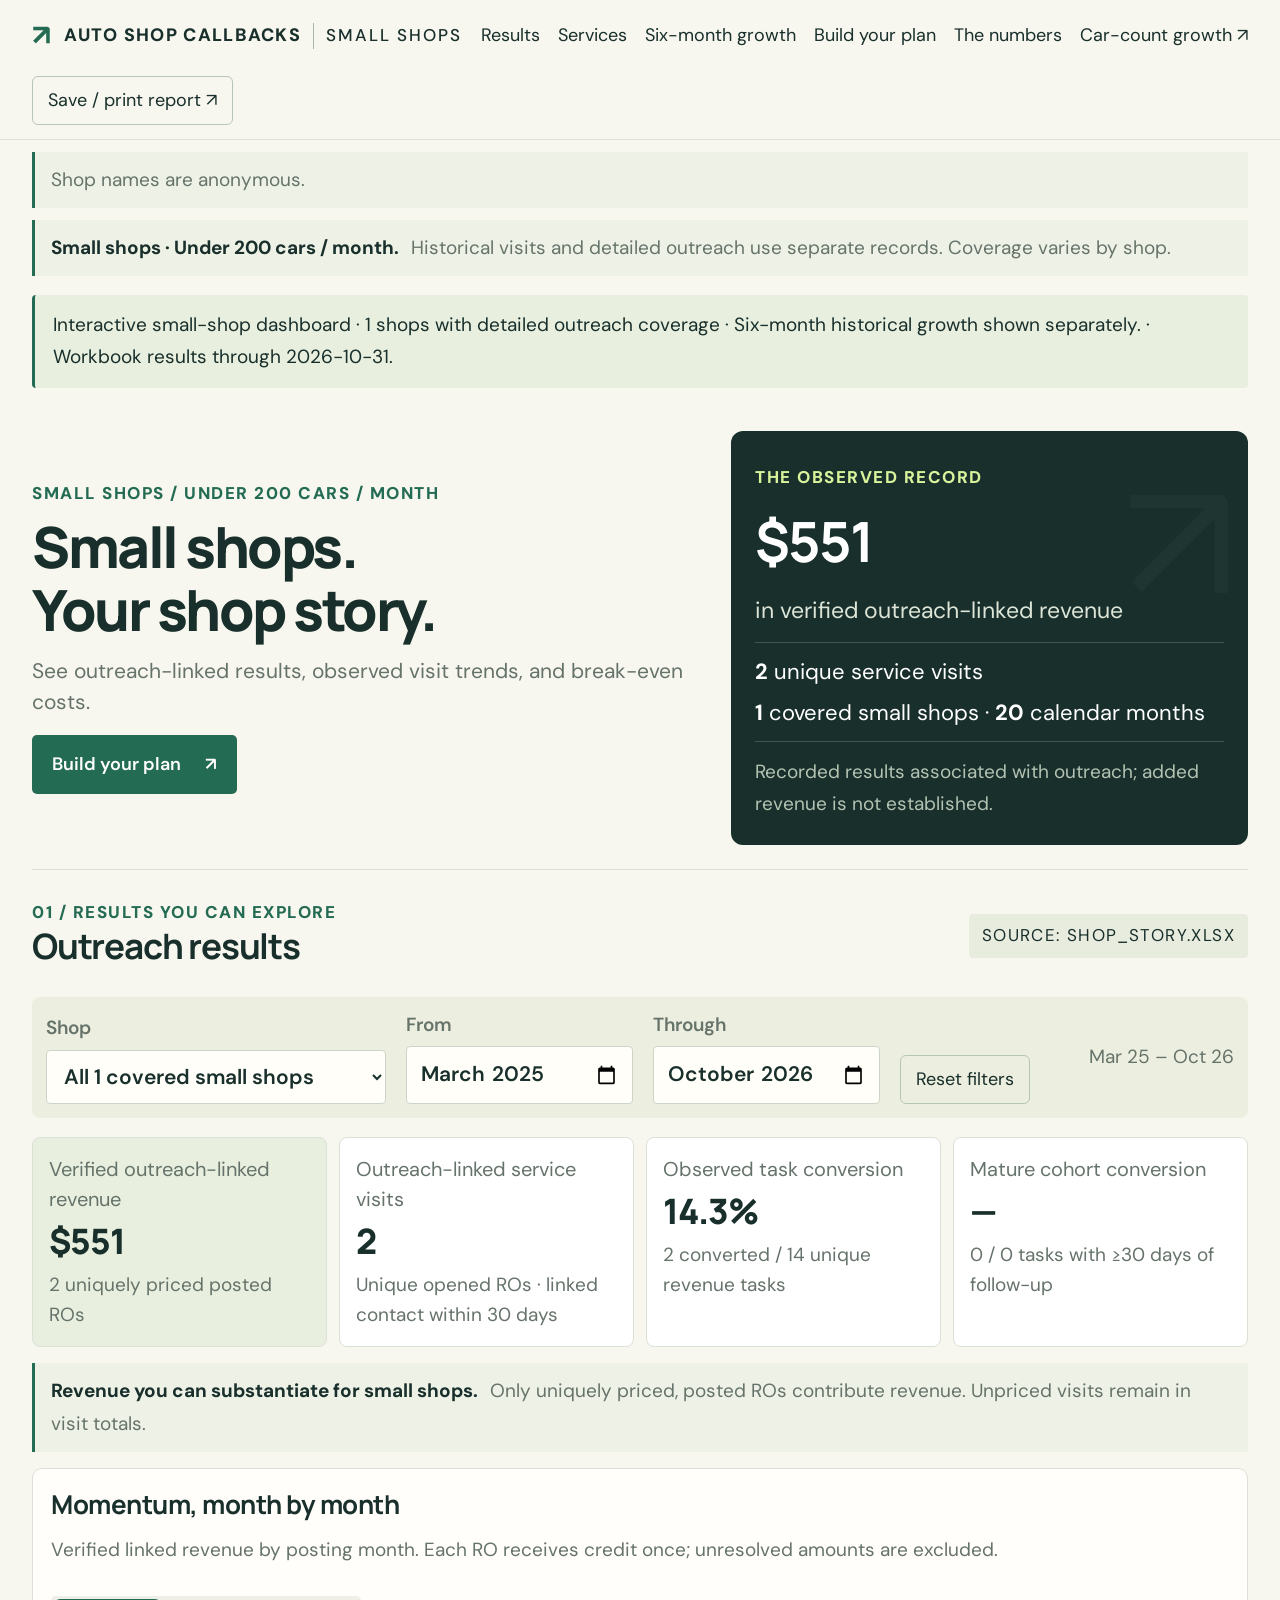
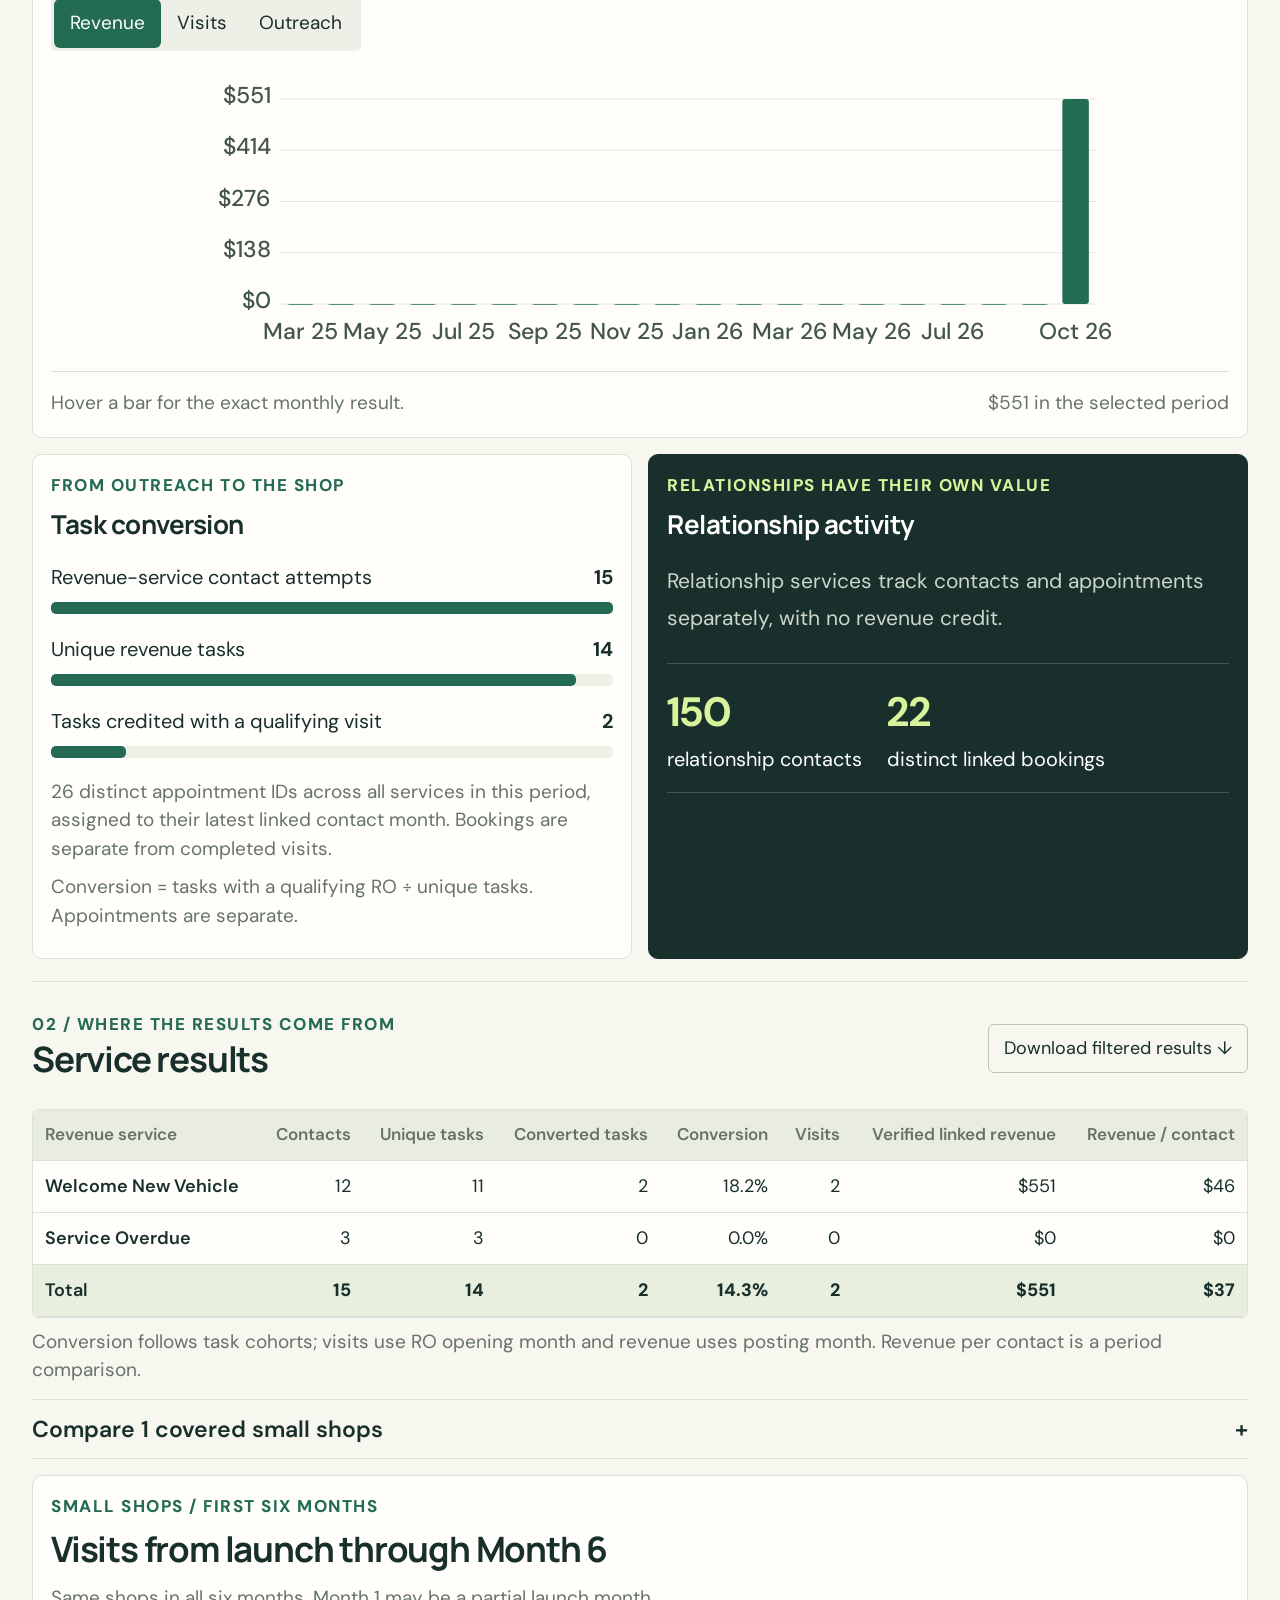
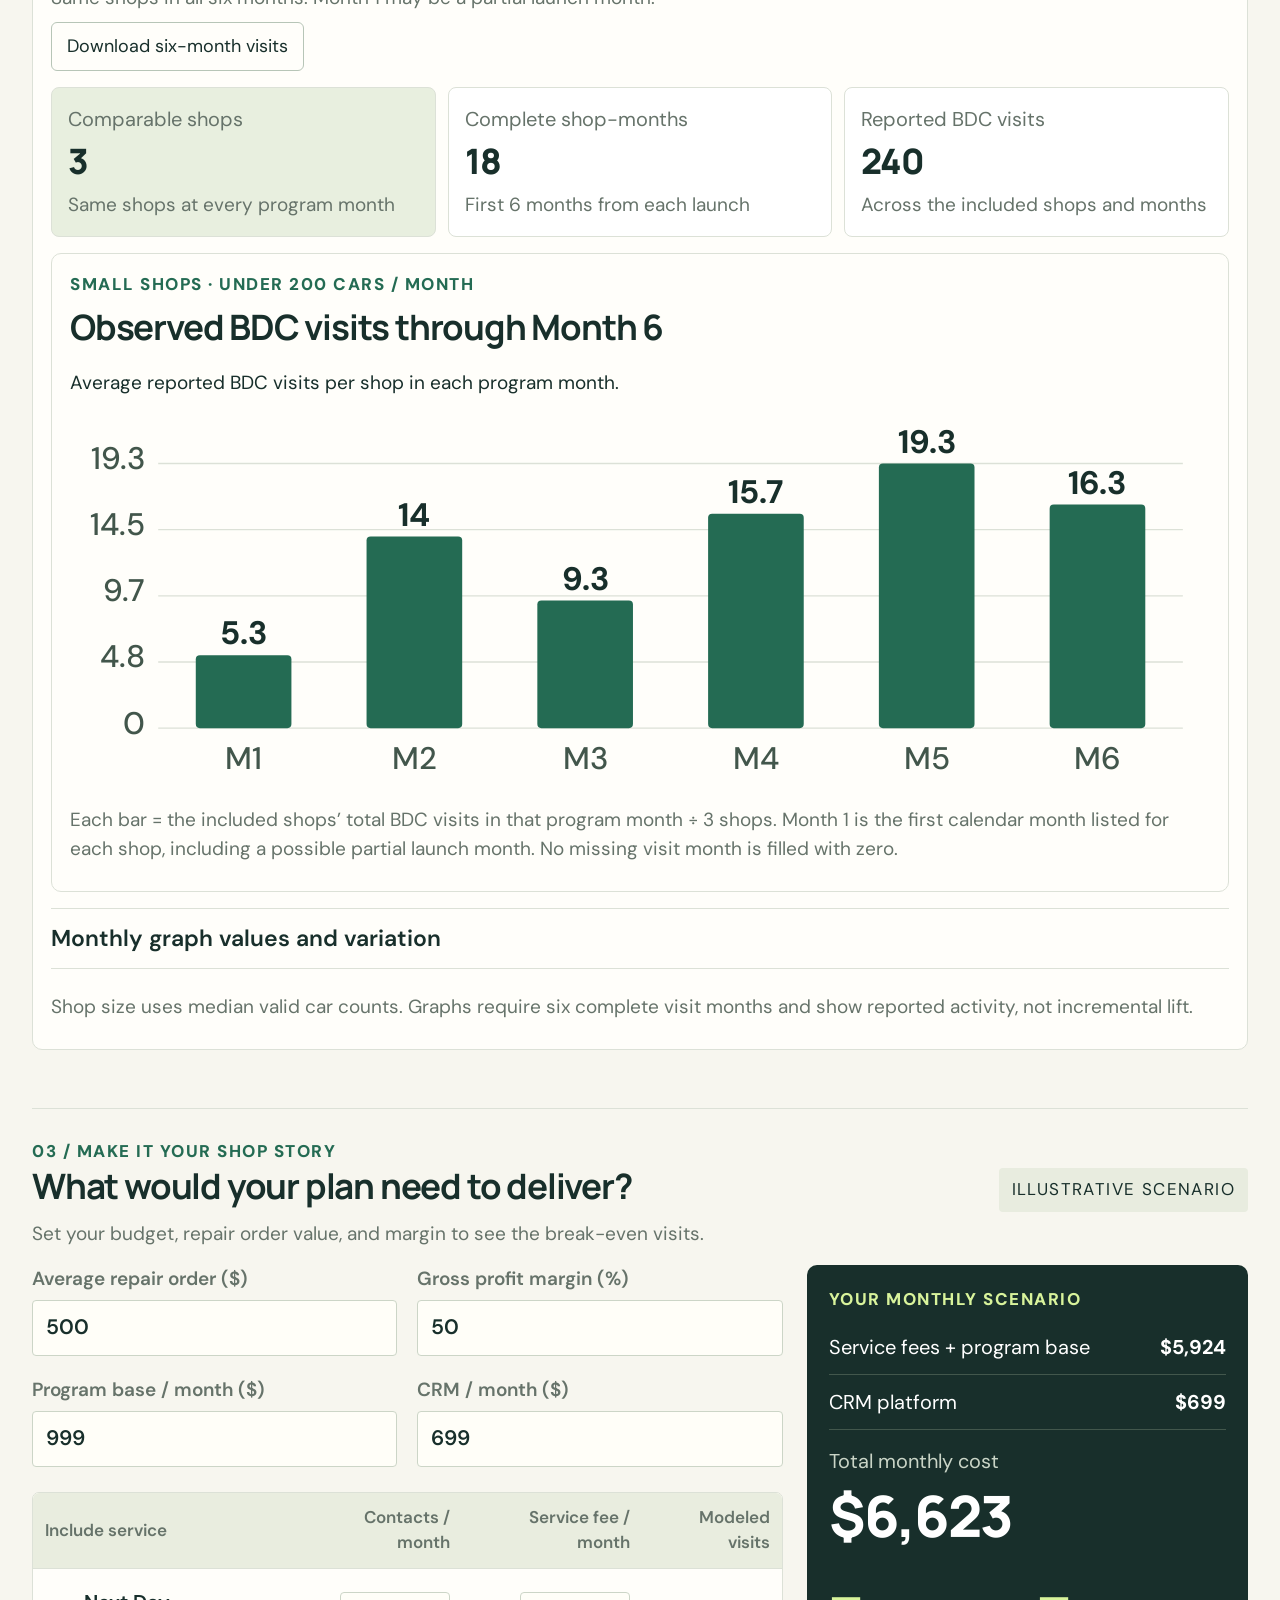
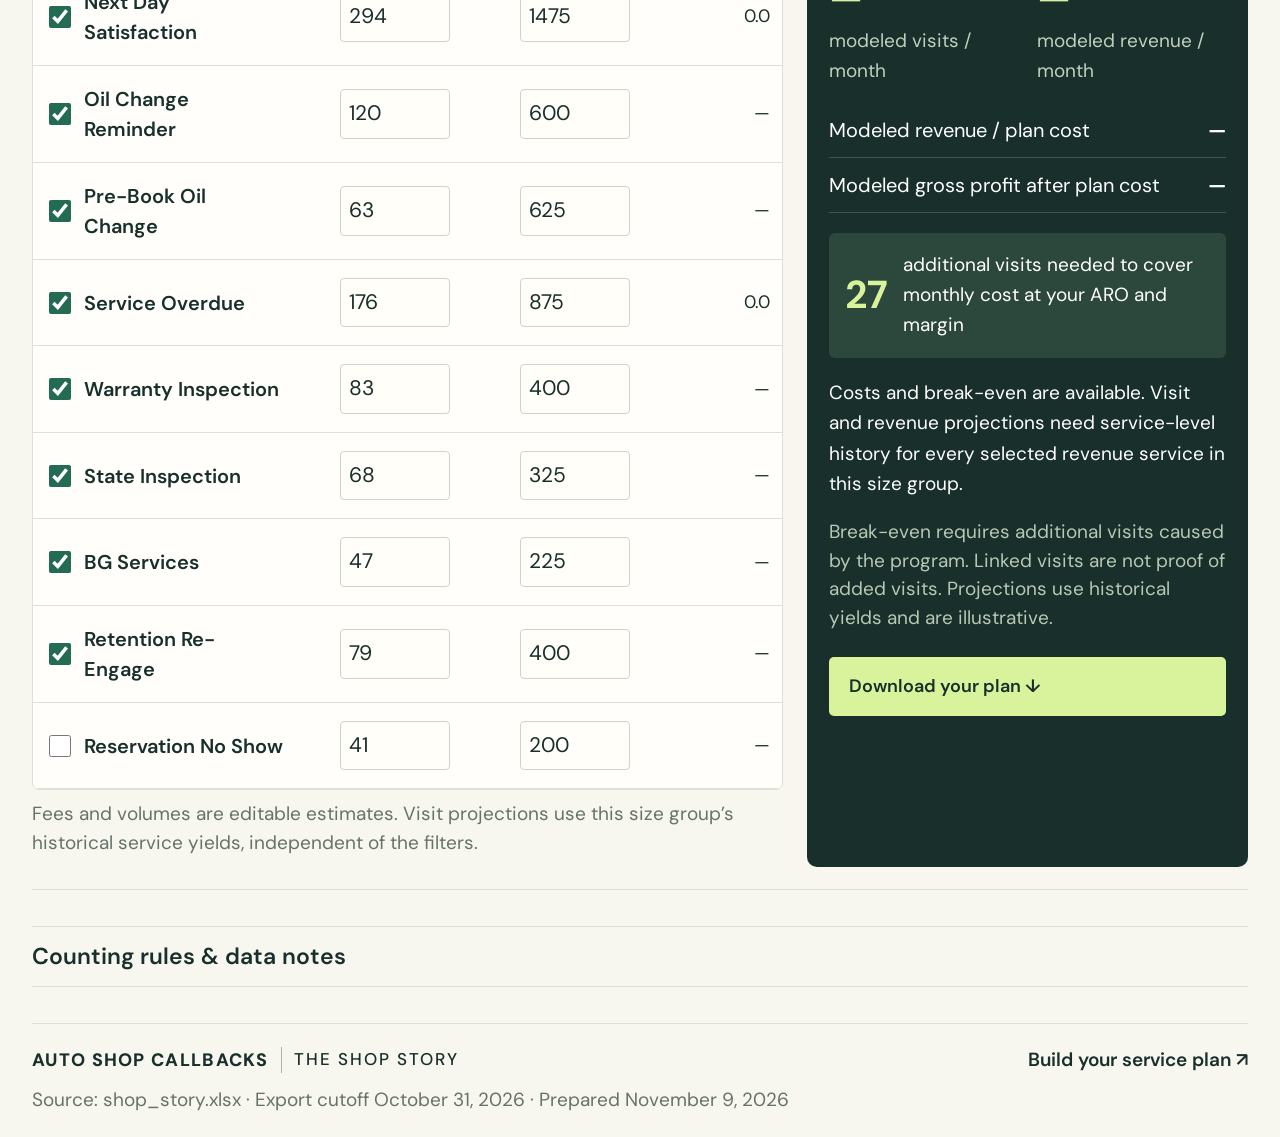
<file: small.html>
<!doctype html>
<html lang="en"><head><meta charset="utf-8"><meta name="viewport" content="width=device-width,initial-scale=1"><meta name="report-version" content="2026-10-26-separate-dashboards"><title>Small shops dashboard | The Shop Story</title><style data-text-increase="3">@import url('https://fonts.googleapis.com/css2?family=DM+Sans:wght@400;500;600;700&family=Manrope:wght@400;500;600;700;800&display=swap');
:root{--ink:#182f2b;--green:#246b53;--lime:#d8f39b;--cream:#f7f6ef;--line:#dce1d7;--muted:#66736a}*{box-sizing:border-box}html{scroll-behavior:smooth;scroll-padding-top:25px}body{margin:0;background:var(--cream);color:var(--ink);font:18px 'DM Sans',Arial,sans-serif}button,input,select{font:inherit}button,a,input,select{outline-offset:4px}button{cursor:pointer}a{color:inherit;text-decoration:none}header{max-width:1440px;padding:26px 5%;margin:auto;display:flex;align-items:center;justify-content:space-between;border-bottom:1px solid var(--line);gap:25px}.brand{font-size:16px;font-weight:800;letter-spacing:1.3px;display:flex;gap:12px;align-items:center}.brand small{display:block;font-size:13px;font-weight:500;letter-spacing:2px;border-left:1px solid #a8b7a6;padding-left:12px}.mark{font-size:29px;color:var(--green)}nav{display:flex;gap:26px;font-size:16px}button{background:transparent;border:1px solid #b7c5b7;border-radius:6px;padding:10px 15px;color:var(--ink)}button:hover{background:#e9eddf}main{max-width:1440px;margin:auto;padding:0 5%}.hero{display:grid;grid-template-columns:1.3fr 1fr;gap:7%;padding:75px 0 70px;align-items:center}.eyebrow{font-size:13px;font-weight:800;letter-spacing:2px;color:var(--green);margin:0 0 18px}h1,h2,h3{font-family:'Manrope',Arial,sans-serif}h1{font-size:calc(clamp(38px,4.2vw,62px) + 3px);line-height:1.12;letter-spacing:-2.5px;margin:0 0 25px;font-weight:800}h2{font-size:35px;letter-spacing:-1.2px;margin:0 0 12px}h3{font-size:22px;letter-spacing:-.5px;margin:0 0 12px}.intro{font-size:20px;line-height:1.7;color:var(--muted);max-width:480px;margin:0 0 30px}.button{background:var(--green);color:white;border:0;padding:16px 20px;display:inline-flex;justify-content:space-between;gap:24px;font-size:16px;font-weight:600;border-radius:5px}.button:hover{background:#185441}.hero-proof{background:var(--ink);border-radius:12px;padding:38px;color:white;position:relative;overflow:hidden}.hero-proof:after{content:'↗';position:absolute;right:15px;top:-20px;font-size:178px;color:#ffffff08}.hero-proof .eyebrow{color:var(--lime)}.hero-proof>strong{font-family:Manrope,Arial;font-size:calc(clamp(35px,4.1vw,57px) + 3px);letter-spacing:-2px}.hero-proof>p:not(.eyebrow){font-size:19px;color:#dce5d7}.hero-proof>div{padding:20px 0;margin:25px 0 20px;border-top:1px solid #43564e;border-bottom:1px solid #43564e;display:flex;flex-direction:column;gap:13px}.hero-proof small{font-size:14px;line-height:1.7;color:#b4c3b3}section{padding:45px 0;border-top:1px solid var(--line)}section.hero{border:0}.section-head{display:flex;justify-content:space-between;align-items:center;gap:20px;margin-bottom:25px}.section-head p:not(.eyebrow){color:var(--muted)}.source,.badge{font-size:13px;letter-spacing:1.4px;background:#e8ecdf;padding:9px 13px;border-radius:4px;white-space:nowrap}.filters{display:flex;align-items:end;gap:14px;margin:20px 0 10px;padding:18px;background:#eceedf;border-radius:8px}label{display:flex;flex-direction:column;gap:7px;font-size:14px;font-weight:600;color:var(--muted)}input,select{background:#fffef8;color:var(--ink);border:1px solid #ccd5c7;padding:10px;border-radius:4px;max-width:100%}.filters select{width:270px}.filters>span{font-size:14px;margin-left:auto;align-self:center}#filterError{color:#a33b2a}.metrics{display:grid;grid-template-columns:repeat(4,1fr);gap:13px;margin:20px 0}.metric{background:white;border:1px solid var(--line);padding:22px;border-radius:8px}.metric>span{font-size:14px;color:var(--muted);display:block}.metric strong{display:block;font:800 35px Manrope,Arial;letter-spacing:-1px;margin:10px 0}.metric small{font-size:13px;line-height:1.5;color:var(--muted)}.metric:first-child{background:#e8efdf}.chart-panel,.panel{border:1px solid var(--line);border-radius:10px;background:#fffefa;padding:26px;margin:22px 0}.chart-head{display:flex;justify-content:space-between;gap:20px;align-items:start}.chart-head p{font-size:15px;color:var(--muted);line-height:1.5}.segments{display:flex;padding:3px;background:#eef0e7;border-radius:5px}.segments button{border:0;padding:8px 13px;font-size:14px}.segments .active{background:var(--green);color:white}.chart-foot{font-size:14px;color:var(--muted);display:flex;justify-content:space-between;border-top:1px solid var(--line);padding-top:15px}svg{width:100%;display:block;height:auto}.chart-bar{fill:var(--green)}.chart-bar:hover{fill:#83a856}.chart-label{font-size:14px;fill:var(--muted)}.chart-value{font-size:13px;fill:var(--ink)}.two-col{display:grid;grid-template-columns:1fr 1fr;gap:20px}.two-col .panel{margin:0}.dark{background:var(--ink);color:white;border-color:var(--ink)}.dark .eyebrow{color:var(--lime)}.dark p:not(.eyebrow){font-size:17px;line-height:1.8;color:#ccd7c9}.dark .fine{font-size:14px!important}.relationship-stats{display:flex;gap:40px;border-top:1px solid #43564e;border-bottom:1px solid #43564e;padding:18px 0;margin:25px 0}.relationship-stats strong{font-size:32px;color:var(--lime);display:block}.relationship-stats span{font-size:14px}.funnel-row{display:grid;grid-template-columns:1fr auto;gap:10px;align-items:center;margin:20px 0;font-size:15px}.funnel-row .track{grid-column:1/-1;height:9px;background:#edf0e4;border-radius:5px}.track i{display:block;height:100%;background:var(--green);border-radius:5px}.fine{font-size:14px;line-height:1.7;color:var(--muted)}.table-wrap{overflow:auto;border:1px solid var(--line);border-radius:7px}table{width:100%;border-collapse:collapse;background:#fffefa;text-align:right;font-size:15px}th{background:#e9eddf;color:var(--muted);font-size:13px;font-weight:600;white-space:nowrap}th,td{padding:15px 13px;border-bottom:1px solid var(--line)}th:first-child,td:first-child{text-align:left}td:first-child{font-weight:600}tbody tr:hover{background:#f0f3e8}.sum{background:#e8efdf;font-weight:800}details{margin:25px 0;border-top:1px solid var(--line);border-bottom:1px solid var(--line);padding:20px 0}summary{cursor:pointer;font-size:17px;font-weight:600;list-style:none}summary span{float:right}details[open] summary{margin-bottom:20px}.plan-section{margin-top:20px}.plan-layout{display:grid;grid-template-columns:1.7fr 1fr;gap:28px}.calculator-inputs{display:grid;grid-template-columns:repeat(4,1fr);gap:12px;margin:0 0 25px}.calculator-inputs input{width:100%}.plan-table td{padding:16px 10px}.plan-table label{flex-direction:row;align-items:center;gap:10px;color:var(--ink);font-size:15px}.plan-table input[type=number]{width:95px;font-size:15px;padding:8px}.plan-table input[type=checkbox]{accent-color:var(--green);width:16px;height:16px}.plan-summary{background:var(--ink);color:white;padding:30px;border-radius:10px}.plan-summary .eyebrow{color:var(--lime)}.price-line{display:flex;justify-content:space-between;gap:15px;font-size:15px;padding:12px 0;border-bottom:1px solid #42574c}.total-price{margin:25px 0}.total-price span{font-size:15px;display:block;color:#cad5c7}.total-price strong{font:800 49px Manrope,Arial;letter-spacing:-1.5px}.scenario-stats{display:grid;grid-template-columns:1fr 1fr;gap:20px;margin:25px 0}.scenario-stats strong{font-size:29px;display:block;color:var(--lime)}.scenario-stats span{font-size:13px;color:#c1d0be}.break-even{display:flex;align-items:center;gap:15px;background:#2c473c;padding:17px;border-radius:6px;margin:20px 0}.break-even b{font-size:31px;color:var(--lime)}.break-even span{font-size:14px;line-height:1.6}#sixMonth{font-size:15px;line-height:1.6}.plan-summary .fine{color:#b7c9b3;font-size:13px}.plan-summary .button{width:100%;margin-top:15px;background:var(--lime);color:var(--ink)}.method-grid{display:grid;grid-template-columns:repeat(4,1fr);gap:27px;margin:30px 0}.method-grid article>b{font-size:15px;color:var(--green);border:1px solid #bbcbb4;border-radius:50%;width:34px;height:34px;display:inline-flex;align-items:center;justify-content:center;margin-bottom:18px}.method-grid h3{font-size:18px}.method-grid p{font-size:15px;line-height:1.8;color:var(--muted)}.audit-grid{display:grid;grid-template-columns:repeat(4,1fr);gap:18px}.audit-grid strong{display:block;font-size:25px;margin-bottom:5px}.audit-grid span{font-size:14px;color:var(--muted)}footer{padding:40px 0;display:flex;gap:20px;align-items:center;flex-wrap:wrap;border-top:1px solid var(--line)}footer p{font-size:15px;color:var(--muted)}footer a{margin-left:auto;font-size:15px;font-weight:600}footer>small{width:100%;font-size:13px;color:var(--muted)}
.evidence-note{padding:15px 19px;border-left:3px solid var(--green);background:#eef1e6;font-size:14px;line-height:1.8;color:var(--muted)}.evidence-note b{color:var(--ink);margin-right:7px}#chart,#tenure{overflow-x:auto}
@media(max-width:1000px){header nav{display:none}.hero{gap:25px}h1{font-size:43px}.hero-proof{padding:25px}.plan-layout{grid-template-columns:1fr}.method-grid{grid-template-columns:1fr 1fr}.filters{flex-wrap:wrap}.metrics{grid-template-columns:1fr 1fr}.calculator-inputs{grid-template-columns:1fr 1fr}}@media(max-width:650px){header{padding:20px 5%}.brand small{display:none}header button{font-size:13px}.hero{grid-template-columns:1fr;padding:40px 0}.hero-proof{margin-top:10px}h1{font-size:42px;letter-spacing:-1.5px}h2{font-size:29px}.section-head{align-items:start;flex-direction:column}.two-col{grid-template-columns:1fr}.chart-head{flex-direction:column}.chart-panel{padding:15px}.filters select{width:100%}.filters>label:first-child{width:100%}.filters>span{width:100%}.metric{padding:17px}.metric strong{font-size:29px}.method-grid,.audit-grid{grid-template-columns:1fr 1fr}.chart-label{font-size:16px}#chart svg,#tenure svg{min-width:0}.hero-proof>strong{font-size:48px}footer a{margin-left:0}.plan-table input[type=number]{width:80px}nav{display:none}}
.report-status{font-size:19px;line-height:1.7;padding:14px 18px;background:#e8efdf;border-left:3px solid var(--green);border-radius:4px;color:var(--ink)}
button:disabled,input:disabled,select:disabled{cursor:default;opacity:.8}
/* Readable at normal browser zoom; dense tables scroll instead of shrinking. */
@media screen {
 body{font-size:21px;line-height:1.6}
 header,main{width:100%;max-width:1280px;padding-left:clamp(18px,3vw,40px);padding-right:clamp(18px,3vw,40px)}
 main{min-width:0}
 section{padding-top:32px;padding-bottom:32px}
 .hero{padding-top:40px;padding-bottom:40px;gap:32px}
 header{flex-wrap:wrap;gap:20px}
 .brand,nav,.button,button{font-size:20px}
 .brand small,.eyebrow,.source,.badge{font-size:17px}
 .eyebrow{letter-spacing:1.5px}
 h2{font-size:35px;line-height:1.25}h3{font-size:26px;line-height:1.35}
 .intro{font-size:23px;max-width:600px}
 .hero-proof>p:not(.eyebrow){font-size:23px}
 .hero-proof small{font-size:19px}
 .hero-proof>div{font-size:22px}
 .filters{flex-wrap:wrap;gap:20px}
 label,.filters>span{font-size:19px}
 input,select{font-size:21px;min-height:48px;padding:11px 13px}
 .filters select{width:340px}
 .metrics{gap:18px}
 .metric{padding:22px;min-width:0}
 .metric>span{font-size:20px;line-height:1.5}
 .metric strong{font-size:37px;line-height:1.25;margin:12px 0}
 .metric small{font-size:19px;line-height:1.6}
 .fine,.evidence-note,.chart-head p,.chart-foot{font-size:19px;line-height:1.7}
 .segments button{font-size:19px;padding:10px 16px;min-height:44px}
 .chart-head{flex-wrap:wrap}
 .chart-label{font-size:23px;fill:#42564b;font-weight:500}.chart-value{font-size:24px;font-weight:700}
 #chart svg{width:100%;min-width:760px;max-width:960px;margin:0 auto}
 #chart{margin:18px 0 12px;overflow-x:auto}
 #tenure{min-width:0}
 .chart-panel{padding:24px;margin:20px 0}
 .chart-foot{flex-wrap:wrap;gap:12px}
 .dark p:not(.eyebrow){font-size:21px}
 .dark .fine{font-size:19px!important}
 .relationship-stats{flex-wrap:wrap;gap:25px}
 .relationship-stats strong{font-size:41px}
 .relationship-stats span,.funnel-row{font-size:20px}
 .funnel-row .track{height:12px}
 table{font-size:20px;min-width:1080px;font-variant-numeric:tabular-nums}
 th{font-size:18px;white-space:normal;line-height:1.5}
 th,td{padding:18px 16px}
 summary{font-size:23px}
 .plan-layout{grid-template-columns:minmax(0,1.65fr) minmax(360px,1fr);gap:30px}
 .plan-layout>div,.two-col>.panel{min-width:0}
 .calculator-inputs{grid-template-columns:repeat(2,minmax(0,1fr));gap:20px}
 .plan-table{min-width:660px}
 .plan-table td{padding:18px 12px}
 .plan-table label{font-size:20px;line-height:1.5}
 .plan-table input[type=number]{font-size:21px;width:110px;min-height:48px}
 .plan-table input[type=checkbox]{width:22px;height:22px;min-height:22px;flex-shrink:0}
 .price-line,.total-price span{font-size:20px}
 .total-price strong{font-size:57px}
 .scenario-stats{grid-template-columns:repeat(2,minmax(0,1fr))}
 .scenario-stats strong{font-size:37px}
 .scenario-stats span{font-size:19px;line-height:1.6;display:block}
 .break-even b{font-size:39px}
 .break-even span,#sixMonth,.plan-summary .fine{font-size:19px}
 .method-grid{grid-template-columns:repeat(2,minmax(0,1fr));gap:32px}
 .method-grid article>b{font-size:19px;width:42px;height:42px}
 .method-grid h3{font-size:26px}
 .method-grid p{font-size:20px}
 .audit-grid{gap:25px}
 .audit-grid strong{font-size:33px}
 .audit-grid span,footer p,footer a,footer>small{font-size:19px}
}
@media screen and (max-width:1100px){
 .plan-layout{grid-template-columns:1fr}
 .plan-summary{max-width:none}
 .calculator-inputs{grid-template-columns:repeat(4,minmax(0,1fr))}
 .two-col{grid-template-columns:1fr}
 .hero{gap:30px}
}
@media screen and (max-width:1000px){
 .hero{grid-template-columns:1fr}
 .hero-proof{max-width:none}
 .metrics{grid-template-columns:repeat(2,minmax(0,1fr))}
 .calculator-inputs{grid-template-columns:repeat(2,minmax(0,1fr))}
 .audit-grid{grid-template-columns:repeat(2,minmax(0,1fr))}
}
@media screen and (max-width:650px){
 header button,.brand{font-size:19px}
 .hero{padding:36px 0}
 .hero-proof>strong{font-size:45px}
 h2{font-size:35px}
 .filters>label:first-child,.filters select{width:100%}
 .metrics{grid-template-columns:1fr}
 .metric strong{font-size:41px}
 .method-grid{grid-template-columns:1fr}
 .plan-summary,.panel{padding:22px}
 .scenario-stats strong{font-size:33px}
 .brand small{display:none}
}
@media print{body{font-size:15px;background:white}header nav,header button,.filters button,.segments,section button{display:none!important}main{padding:0 20px}.hero{padding:30px 0;gap:25px}h1{font-size:37px}.hero-proof,.dark,.plan-summary{print-color-adjust:exact;-webkit-print-color-adjust:exact}.hero-proof>strong{font-size:41px}section{padding:25px 0}.metrics,.panel,.chart-panel,.plan-summary{break-inside:avoid}.table-wrap{overflow:visible}table{font-size:14px}th{font-size:14px;white-space:normal}th,td{padding:9px 6px}.plan-layout{grid-template-columns:1fr}.method-grid{grid-template-columns:1fr 1fr}footer{padding:20px 0}details:not([open]){display:none}}
.size-cards{display:grid;grid-template-columns:repeat(3,minmax(0,1fr));gap:20px;margin:25px 0}.size-card{display:block;padding:28px;background:#eef2e5;border:1px solid var(--line);border-radius:10px}.size-card:hover{border-color:var(--green);background:#e7eedc}.size-card p{color:var(--muted);line-height:1.7;font-size:16px}.size-card .button{margin-top:15px}.size-card h3{font-size:25px}.size-hero{padding:55px 0 30px}.size-hero h1{font-size:calc(clamp(36px,5vw,60px) + 3px)}.size-metrics{grid-template-columns:repeat(3,minmax(0,1fr));margin-top:30px}.size-chart svg{width:100%;min-width:0;display:block}.size-chart{overflow-x:auto;margin-top:25px}.empty-state{padding:40px;background:#eef2e5;line-height:1.7}.reason{text-align:left;white-space:normal;min-width:250px}nav [aria-current=page]{font-weight:800;color:var(--green);border-bottom:2px solid var(--green)}.filters>span{font-size:15px;color:var(--muted);max-width:430px;line-height:1.7}@media(max-width:800px){.size-cards,.size-metrics{grid-template-columns:1fr}header{flex-wrap:wrap}header nav{flex-wrap:wrap;gap:16px}.size-card{padding:22px}}@media print{.size-hero{padding:20px 0}.size-chart svg{min-width:0}.size-chart{overflow:visible}.size-cards{grid-template-columns:repeat(3,1fr)}.size-card .button{display:none}.size-card{padding:14px}.size-card h3{font-size:19px}}
.size-chart{padding-bottom:8px}
@media screen{
 .size-chart svg{width:100%;min-width:0;max-width:none;margin:0 auto}
 .size-card p{font-size:21px;line-height:1.6}
 .size-card h3{font-size:27px}
 .filters>span{font-size:19px}
 .size-hero{padding:40px 0 28px}
}
</style><style id="dashboard-layout" data-text-increase="3">/* Wider desktop workspace; preserve the mobile layout. */
@media screen and (min-width:1001px){
 header,main{max-width:1792px;padding-left:32px;padding-right:32px}
 body{font-size:19px;line-height:1.5}
 header{gap:18px;padding-top:20px;padding-bottom:20px}
 header nav{display:flex;gap:18px;flex-wrap:wrap}
 header nav a,.brand,.button,button{font-size:18px}
 section{padding-top:24px;padding-bottom:24px}
 .hero{padding-top:32px;padding-bottom:32px;gap:36px}
 .hero-proof{padding:26px}
 .intro{font-size:21px;max-width:720px}
 .metrics{gap:16px}
 .metric{padding:20px}
 .metric strong{font-size:35px}
 .chart-panel,.panel{padding:22px}
 table{font-size:18px;min-width:900px}
 th{font-size:17px}
 th,td{padding:12px}
 .method-grid{grid-template-columns:repeat(4,minmax(0,1fr));gap:24px}
 .method-grid h3{font-size:23px}
 .method-grid p{font-size:18px}
 .plan-layout{grid-template-columns:minmax(0,1.7fr) minmax(340px,1fr);gap:24px}
 .two-col{grid-template-columns:1fr 1fr}
 .plan-table{min-width:660px}
 .size-hero{padding-top:36px;padding-bottom:32px}
}
@media screen and (max-width:1000px){
 header nav .growth-nav{display:inline-block}
}
</style><style id="compact-report" data-text-increase="3">
/* Compact spacing shared by all report pages. */
header{padding-top:14px;padding-bottom:14px}
section{padding-top:22px;padding-bottom:22px}
.hero,.size-hero{padding-top:24px;padding-bottom:24px;gap:28px}
.hero h1,.size-hero h1{margin-bottom:14px}
.intro{margin-bottom:16px;line-height:1.5;max-width:760px}
.eyebrow{margin-bottom:8px}
.section-head{margin-bottom:16px}
.section-head p{margin-top:8px;margin-bottom:0}
.hero-proof{padding:24px}
.hero-proof>div{margin:14px 0;padding:12px 0;gap:8px}
.hero-proof>p{margin:10px 0}
.chart-panel,.panel{padding:18px;margin:16px 0}
.metrics,.size-metrics{margin:16px 0;gap:12px}
.metric{padding:16px}.metric strong{margin:6px 0}
.size-chart{margin-top:12px;padding-bottom:0}
.chart-head p{margin-top:6px;margin-bottom:10px}
.fine{line-height:1.5;margin-top:10px;margin-bottom:10px}
.evidence-note{padding:12px 16px;margin:12px 0}
.filters{padding:14px;margin-top:12px}
.two-col{gap:16px}.two-col .panel{margin:0}
.method-grid{margin:16px 0;gap:20px}
.method-grid p{line-height:1.5}
details{margin:14px 0;padding:12px 0}
details[open] summary{margin-bottom:12px}
.plan-summary{padding:22px}.total-price,.scenario-stats{margin:16px 0}
.size-cards{gap:16px;margin:18px 0}.size-card{padding:20px}
.size-card p{line-height:1.5;margin:10px 0}.size-card .button{margin-top:8px}
.growth-controls{padding:16px;gap:16px;margin:16px 0}
footer{padding:22px 0;gap:12px}
@media(max-width:650px){
 main{padding-left:16px;padding-right:16px}
 .hero,.size-hero{padding-top:20px;padding-bottom:20px}
 .hero{gap:16px}.chart-panel,.panel{padding:14px}
 .plan-summary{padding:18px}.growth-controls label{min-width:0;flex-basis:100%}
}
</style></head>
<body>
<header><a class="brand" href="index.html"><span class="mark">↗</span> AUTO SHOP CALLBACKS <small>SMALL SHOPS</small></a><nav><a href="#results">Results</a><a href="#services">Services</a><a href="#shop-sizes">Six-month growth</a><a href="#plan">Build your plan</a><a href="#method">The numbers</a><a class="growth-nav" href="growth.html">Car-count growth ↗</a></nav><button id="print">Save / print report ↗</button></header>
<main><p id="shop-privacy-note" class="evidence-note">Shop names are anonymous.</p>
<div class="evidence-note"><b>Small shops · Under 200 cars / month.</b> Historical visits and detailed outreach use separate records. Coverage varies by shop.</div><p id="reportStatus" class="report-status" role="status">Use the filters to explore results.</p>
<section class="hero"><div><p class="eyebrow">SMALL SHOPS / UNDER 200 CARS / MONTH</p><h1>Small shops.<br>Your shop story.</h1><p class="intro">See outreach-linked results, observed visit trends, and break-even costs.</p><a class="button" href="#plan">Build your plan <span>↗</span></a></div><aside class="hero-proof"><p class="eyebrow">THE OBSERVED RECORD</p><strong id="heroRevenue">$551</strong><p>in verified outreach-linked revenue</p><div><span><b id="heroVisits">2</b> unique service visits</span><span><b>1</b> covered small shops · <b>20</b> calendar months</span></div><small>Recorded results associated with outreach; added revenue is not established.</small></aside></section>
<section id="results"><div class="section-head"><div><p class="eyebrow">01 / RESULTS YOU CAN EXPLORE</p><h2>Outreach results</h2></div><span class="source">SOURCE: SHOP_STORY.XLSX</span></div>
<div class="filters"><label>Shop<select id="shop"><option value="">All 1 covered small shops</option><option value="Shop 005">Shop 005</option></select></label><label>From<input id="from" type="month" min="2025-03" max="2026-10" value="2025-03"></label><label>Through<input id="to" type="month" min="2025-03" max="2026-10" value="2026-10"></label><button id="reset">Reset filters</button><span id="periodLabel">Mar 25 – Oct 26</span></div><p id="filterError" role="alert"></p>
<div class="metrics" id="metrics"><article class="metric"><span>Verified outreach-linked revenue</span><strong>$551</strong><small>2 uniquely priced posted ROs</small></article><article class="metric"><span>Outreach-linked service visits</span><strong>2</strong><small>Unique opened ROs · linked contact within 30 days</small></article><article class="metric"><span>Observed task conversion</span><strong>14.3%</strong><small>2 converted / 14 unique revenue tasks</small></article><article class="metric"><span>Mature cohort conversion</span><strong>—</strong><small>0 / 0 tasks with ≥30 days of follow-up</small></article></div>
<div class="evidence-note"><b>Revenue you can substantiate for small shops.</b> Only uniquely priced, posted ROs contribute revenue. Unpriced visits remain in visit totals.</div>
<div class="chart-panel"><div class="chart-head"><div><h3>Momentum, month by month</h3><p id="chartCaption">Verified linked revenue by posting month. Each RO receives credit once; unresolved amounts are excluded.</p></div><div class="segments" role="group" aria-label="Chart metric"><button data-chart="revenue" class="active">Revenue</button><button data-chart="visits">Visits</button><button data-chart="contacts">Outreach</button></div></div><div id="chart"><svg viewBox="0 0 960 290" role="img" aria-label="revenue by calendar month"><title>revenue over time</title><line x1="120" y1="235" x2="936" y2="235" stroke="#e4e8dc"/><text x="111" y="239" text-anchor="end" class="chart-label">$0</text><line x1="120" y1="183.75" x2="936" y2="183.75" stroke="#e4e8dc"/><text x="111" y="187.75" text-anchor="end" class="chart-label">$138</text><line x1="120" y1="132.5" x2="936" y2="132.5" stroke="#e4e8dc"/><text x="111" y="136.5" text-anchor="end" class="chart-label">$276</text><line x1="120" y1="81.25" x2="936" y2="81.25" stroke="#e4e8dc"/><text x="111" y="85.25" text-anchor="end" class="chart-label">$414</text><line x1="120" y1="30" x2="936" y2="30" stroke="#e4e8dc"/><text x="111" y="34" text-anchor="end" class="chart-label">$551</text><rect class="chart-bar" tabindex="0" x="127.14" y="235" width="26.52" height="0.8" rx="3"><title>Mar 25: $0</title></rect><text x="140.4" y="270" text-anchor="middle" class="chart-label">Mar 25</text><rect class="chart-bar" tabindex="0" x="167.94" y="235" width="26.52" height="0.8" rx="3"><title>Apr 25: $0</title></rect><rect class="chart-bar" tabindex="0" x="208.73999999999998" y="235" width="26.52" height="0.8" rx="3"><title>May 25: $0</title></rect><text x="221.99999999999997" y="270" text-anchor="middle" class="chart-label">May 25</text><rect class="chart-bar" tabindex="0" x="249.53999999999996" y="235" width="26.52" height="0.8" rx="3"><title>Jun 25: $0</title></rect><rect class="chart-bar" tabindex="0" x="290.34" y="235" width="26.52" height="0.8" rx="3"><title>Jul 25: $0</title></rect><text x="303.59999999999997" y="270" text-anchor="middle" class="chart-label">Jul 25</text><rect class="chart-bar" tabindex="0" x="331.14" y="235" width="26.52" height="0.8" rx="3"><title>Aug 25: $0</title></rect><rect class="chart-bar" tabindex="0" x="371.93999999999994" y="235" width="26.52" height="0.8" rx="3"><title>Sep 25: $0</title></rect><text x="385.19999999999993" y="270" text-anchor="middle" class="chart-label">Sep 25</text><rect class="chart-bar" tabindex="0" x="412.73999999999995" y="235" width="26.52" height="0.8" rx="3"><title>Oct 25: $0</title></rect><rect class="chart-bar" tabindex="0" x="453.53999999999996" y="235" width="26.52" height="0.8" rx="3"><title>Nov 25: $0</title></rect><text x="466.79999999999995" y="270" text-anchor="middle" class="chart-label">Nov 25</text><rect class="chart-bar" tabindex="0" x="494.34" y="235" width="26.52" height="0.8" rx="3"><title>Dec 25: $0</title></rect><rect class="chart-bar" tabindex="0" x="535.14" y="235" width="26.52" height="0.8" rx="3"><title>Jan 26: $0</title></rect><text x="548.4" y="270" text-anchor="middle" class="chart-label">Jan 26</text><rect class="chart-bar" tabindex="0" x="575.9399999999999" y="235" width="26.52" height="0.8" rx="3"><title>Feb 26: $0</title></rect><rect class="chart-bar" tabindex="0" x="616.7399999999999" y="235" width="26.52" height="0.8" rx="3"><title>Mar 26: $0</title></rect><text x="629.9999999999999" y="270" text-anchor="middle" class="chart-label">Mar 26</text><rect class="chart-bar" tabindex="0" x="657.54" y="235" width="26.52" height="0.8" rx="3"><title>Apr 26: $0</title></rect><rect class="chart-bar" tabindex="0" x="698.3399999999999" y="235" width="26.52" height="0.8" rx="3"><title>May 26: $0</title></rect><text x="711.5999999999999" y="270" text-anchor="middle" class="chart-label">May 26</text><rect class="chart-bar" tabindex="0" x="739.14" y="235" width="26.52" height="0.8" rx="3"><title>Jun 26: $0</title></rect><rect class="chart-bar" tabindex="0" x="779.9399999999999" y="235" width="26.52" height="0.8" rx="3"><title>Jul 26: $0</title></rect><text x="793.1999999999999" y="270" text-anchor="middle" class="chart-label">Jul 26</text><rect class="chart-bar" tabindex="0" x="820.7399999999999" y="235" width="26.52" height="0.8" rx="3"><title>Aug 26: $0</title></rect><rect class="chart-bar" tabindex="0" x="861.54" y="235" width="26.52" height="0.8" rx="3"><title>Sep 26: $0</title></rect><rect class="chart-bar" tabindex="0" x="902.3399999999999" y="30" width="26.52" height="205" rx="3"><title>Oct 26: $551</title></rect><text x="915.5999999999999" y="270" text-anchor="middle" class="chart-label">Oct 26</text></svg></div><div class="chart-foot"><span>Hover a bar for the exact monthly result.</span><span id="chartTotal">$551 in the selected period</span></div></div>
<div class="two-col"><article class="panel"><p class="eyebrow">FROM OUTREACH TO THE SHOP</p><h3>Task conversion</h3><div id="funnel"><div class="funnel-row"><span>Revenue-service contact attempts</span><b>15</b><div class="track"><i style="width:100%"></i></div></div><div class="funnel-row"><span>Unique revenue tasks</span><b>14</b><div class="track"><i style="width:93.33333333333333%"></i></div></div><div class="funnel-row"><span>Tasks credited with a qualifying visit</span><b>2</b><div class="track"><i style="width:13.333333333333334%"></i></div></div><p class="fine">26 distinct appointment IDs across all services in this period, assigned to their latest linked contact month. Bookings are separate from completed visits.</p></div><p class="fine">Conversion = tasks with a qualifying RO ÷ unique tasks. Appointments are separate.</p></article><article class="panel dark"><p class="eyebrow">RELATIONSHIPS HAVE THEIR OWN VALUE</p><h3>Relationship activity</h3><p>Relationship services track contacts and appointments separately, with no revenue credit.</p><div id="relationship"><div class="relationship-stats"><div><strong>150</strong><span>relationship contacts</span></div><div><strong>22</strong><span>distinct linked bookings</span></div></div></div></article></div>
</section>
<section id="services"><div class="section-head"><div><p class="eyebrow">02 / WHERE THE RESULTS COME FROM</p><h2>Service results</h2></div><button id="export">Download filtered results ↓</button></div><div class="table-wrap"><table><thead><tr><th>Revenue service</th><th>Contacts</th><th>Unique tasks</th><th>Converted tasks</th><th>Conversion</th><th>Visits</th><th>Verified linked revenue</th><th>Revenue / contact</th></tr></thead><tbody id="serviceRows"><tr class=""><td>Welcome New Vehicle</td><td>12</td><td>11</td><td>2</td><td>18.2%</td><td>2</td><td>$551</td><td>$46</td></tr><tr class=""><td>Service Overdue</td><td>3</td><td>3</td><td>0</td><td>0.0%</td><td>0</td><td>$0</td><td>$0</td></tr><tr class="sum"><td>Total</td><td>15</td><td>14</td><td>2</td><td>14.3%</td><td>2</td><td>$551</td><td>$37</td></tr></tbody></table></div><p class="fine">Conversion follows task cohorts; visits use RO opening month and revenue uses posting month. Revenue per contact is a period comparison.</p>
<details><summary>Compare 1 covered small shops <span>+</span></summary><div class="table-wrap"><table><thead><tr><th>Shop</th><th>Revenue contacts</th><th>Task conversion</th><th>Visits</th><th>Verified linked revenue</th><th>Program started</th></tr></thead><tbody id="shopRows"><tr><td>Shop 005</td><td>15</td><td>14.3%</td><td>2</td><td>$551</td><td>2025-02-01</td></tr></tbody></table></div><p class="fine">Shops have different volumes and lengths of participation. These totals are not a ranking of effectiveness. Program start months are the first appearances in “past numbers.”</p></details>
<div class="chart-panel" id="shop-sizes"><p class="eyebrow">SMALL SHOPS / FIRST SIX MONTHS</p><h2>Visits from launch through Month 6</h2><p class="fine">Same shops in all six months. Month 1 may be a partial launch month.</p><button id="downloadSize">Download six-month visits</button><div id="tenure"><div class="metrics size-metrics"><article class="metric"><span>Comparable shops</span><strong>3</strong><small>Same shops at every program month</small></article><article class="metric"><span>Complete shop-months</span><strong>18</strong><small>First 6 months from each launch</small></article><article class="metric"><span>Reported BDC visits</span><strong>240</strong><small>Across the included shops and months</small></article></div><div class="chart-panel"><p class="eyebrow">SMALL SHOPS · UNDER 200 CARS / MONTH</p><h2>Observed BDC visits through Month 6</h2><p>Average reported BDC visits per shop in each program month.</p><div class="size-chart"><svg viewBox="0 0 840 280" role="img" aria-label="Average reported BDC visits by program month"><title>Average reported BDC visits per shop, with the same shops in every month</title><line x1="65" x2="820" y1="230" y2="230" stroke="#dce1d7"/><text class="chart-label" x="55" y="234" text-anchor="end">0</text><line x1="65" x2="820" y1="181.25" y2="181.25" stroke="#dce1d7"/><text class="chart-label" x="55" y="185.25" text-anchor="end">4.8</text><line x1="65" x2="820" y1="132.5" y2="132.5" stroke="#dce1d7"/><text class="chart-label" x="55" y="136.5" text-anchor="end">9.7</text><line x1="65" x2="820" y1="83.75" y2="83.75" stroke="#dce1d7"/><text class="chart-label" x="55" y="87.75" text-anchor="end">14.5</text><line x1="65" x2="820" y1="35" y2="35" stroke="#dce1d7"/><text class="chart-label" x="55" y="39" text-anchor="end">19.3</text><rect class="chart-bar" tabindex="0" x="92.68333333333334" y="176.20689655172413" width="70.46666666666667" height="53.793103448275865" rx="3"><title>Program month 1: 5.3 average BDC visits; 3 shops; range 2–8</title></rect><text class="chart-label" x="127.91666666666667" y="260" text-anchor="middle">M1</text><text class="chart-value" x="127.91666666666667" y="168.20689655172413" text-anchor="middle">5.3</text><rect class="chart-bar" tabindex="0" x="218.51666666666665" y="88.79310344827584" width="70.46666666666667" height="141.20689655172416" rx="3"><title>Program month 2: 14 average BDC visits; 3 shops; range 5–29</title></rect><text class="chart-label" x="253.75" y="260" text-anchor="middle">M2</text><text class="chart-value" x="253.75" y="80.79310344827584" text-anchor="middle">14</text><rect class="chart-bar" tabindex="0" x="344.34999999999997" y="135.8620689655172" width="70.46666666666667" height="94.13793103448278" rx="3"><title>Program month 3: 9.3 average BDC visits; 3 shops; range 1–23</title></rect><text class="chart-label" x="379.5833333333333" y="260" text-anchor="middle">M3</text><text class="chart-value" x="379.5833333333333" y="127.86206896551721" text-anchor="middle">9.3</text><rect class="chart-bar" tabindex="0" x="470.18333333333334" y="71.98275862068965" width="70.46666666666667" height="158.01724137931035" rx="3"><title>Program month 4: 15.7 average BDC visits; 3 shops; range 3–38</title></rect><text class="chart-label" x="505.4166666666667" y="260" text-anchor="middle">M4</text><text class="chart-value" x="505.4166666666667" y="63.98275862068965" text-anchor="middle">15.7</text><rect class="chart-bar" tabindex="0" x="596.0166666666665" y="35" width="70.46666666666667" height="195" rx="3"><title>Program month 5: 19.3 average BDC visits; 3 shops; range 8–42</title></rect><text class="chart-label" x="631.2499999999999" y="260" text-anchor="middle">M5</text><text class="chart-value" x="631.2499999999999" y="27" text-anchor="middle">19.3</text><rect class="chart-bar" tabindex="0" x="721.8499999999999" y="65.25862068965517" width="70.46666666666667" height="164.74137931034483" rx="3"><title>Program month 6: 16.3 average BDC visits; 3 shops; range 6–34</title></rect><text class="chart-label" x="757.0833333333333" y="260" text-anchor="middle">M6</text><text class="chart-value" x="757.0833333333333" y="57.258620689655174" text-anchor="middle">16.3</text></svg></div><p class="fine">Average visits per shop. Missing months are excluded, never filled with zero.</p></div><details><summary>Monthly graph values and variation</summary><div class="table-wrap"><table><thead><tr><th>Program month</th><th>Mean visits / shop</th><th>Median visits / shop</th><th>Lowest</th><th>Highest</th><th>Shops</th></tr></thead><tbody><tr><td>1</td><td>5.3</td><td>6</td><td>2</td><td>8</td><td>3</td></tr><tr><td>2</td><td>14</td><td>8</td><td>5</td><td>29</td><td>3</td></tr><tr><td>3</td><td>9.3</td><td>4</td><td>1</td><td>23</td><td>3</td></tr><tr><td>4</td><td>15.7</td><td>6</td><td>3</td><td>38</td><td>3</td></tr><tr><td>5</td><td>19.3</td><td>8</td><td>8</td><td>42</td><td>3</td></tr><tr><td>6</td><td>16.3</td><td>9</td><td>6</td><td>34</td><td>3</td></tr></tbody></table></div></details></div><p class="fine">Shop size uses median valid car counts. Graphs require six complete visit months and show reported activity, not incremental lift.</p></div>
</section>
<section id="plan" class="plan-section"><div class="section-head"><div><p class="eyebrow">03 / MAKE IT YOUR SHOP STORY</p><h2>What would your plan need to deliver?</h2><p>Set your budget, repair order value, and margin to see the break-even visits.</p></div><span class="badge">ILLUSTRATIVE SCENARIO</span></div>
<div class="plan-layout"><div><div class="calculator-inputs"><label>Average repair order ($)<input id="aro" type="number" min="0" max="100000" value="500"></label><label>Gross profit margin (%)<input id="margin" type="number" min="0" max="100" value="50"></label><label>Program base / month ($)<input id="base" type="number" min="0" max="100000" value="999"></label><label>CRM / month ($)<input id="crm" type="number" min="0" max="100000" value="699"></label></div><div class="table-wrap"><table class="plan-table"><thead><tr><th>Include service</th><th>Contacts / month</th><th>Service fee / month</th><th>Modeled visits</th></tr></thead><tbody id="planRows"><tr><td><label><input id="p0" type="checkbox" checked>Next Day Satisfaction</label></td><td><input aria-label="Next Day Satisfaction monthly contacts" id="c0" type="number" min="0" max="100000" value="294"></td><td><input aria-label="Next Day Satisfaction monthly fee" id="f0" type="number" min="0" max="100000" value="1475"></td><td id="v0">0.0</td></tr><tr><td><label><input id="p1" type="checkbox" checked>Oil Change Reminder</label></td><td><input aria-label="Oil Change Reminder monthly contacts" id="c1" type="number" min="0" max="100000" value="120"></td><td><input aria-label="Oil Change Reminder monthly fee" id="f1" type="number" min="0" max="100000" value="600"></td><td id="v1">—</td></tr><tr><td><label><input id="p2" type="checkbox" checked>Pre-Book Oil Change</label></td><td><input aria-label="Pre-Book Oil Change monthly contacts" id="c2" type="number" min="0" max="100000" value="63"></td><td><input aria-label="Pre-Book Oil Change monthly fee" id="f2" type="number" min="0" max="100000" value="625"></td><td id="v2">—</td></tr><tr><td><label><input id="p3" type="checkbox" checked>Service Overdue</label></td><td><input aria-label="Service Overdue monthly contacts" id="c3" type="number" min="0" max="100000" value="176"></td><td><input aria-label="Service Overdue monthly fee" id="f3" type="number" min="0" max="100000" value="875"></td><td id="v3">0.0</td></tr><tr><td><label><input id="p4" type="checkbox" checked>Warranty Inspection</label></td><td><input aria-label="Warranty Inspection monthly contacts" id="c4" type="number" min="0" max="100000" value="83"></td><td><input aria-label="Warranty Inspection monthly fee" id="f4" type="number" min="0" max="100000" value="400"></td><td id="v4">—</td></tr><tr><td><label><input id="p5" type="checkbox" checked>State Inspection</label></td><td><input aria-label="State Inspection monthly contacts" id="c5" type="number" min="0" max="100000" value="68"></td><td><input aria-label="State Inspection monthly fee" id="f5" type="number" min="0" max="100000" value="325"></td><td id="v5">—</td></tr><tr><td><label><input id="p6" type="checkbox" checked>BG Services</label></td><td><input aria-label="BG Services monthly contacts" id="c6" type="number" min="0" max="100000" value="47"></td><td><input aria-label="BG Services monthly fee" id="f6" type="number" min="0" max="100000" value="225"></td><td id="v6">—</td></tr><tr><td><label><input id="p7" type="checkbox" checked>Retention Re-Engage</label></td><td><input aria-label="Retention Re-Engage monthly contacts" id="c7" type="number" min="0" max="100000" value="79"></td><td><input aria-label="Retention Re-Engage monthly fee" id="f7" type="number" min="0" max="100000" value="400"></td><td id="v7">—</td></tr><tr><td><label><input id="p8" type="checkbox" >Reservation No Show</label></td><td><input aria-label="Reservation No Show monthly contacts" id="c8" type="number" min="0" max="100000" value="41"></td><td><input aria-label="Reservation No Show monthly fee" id="f8" type="number" min="0" max="100000" value="200"></td><td id="v8">—</td></tr></tbody></table></div><p class="fine">Fees and volumes are editable estimates. Visit projections use this size group’s historical service yields, independent of the filters.</p></div>
<aside class="plan-summary"><p class="eyebrow">YOUR MONTHLY SCENARIO</p><div class="price-line"><span>Service fees + program base</span><b id="serviceCost">$5,924</b></div><div class="price-line"><span>CRM platform</span><b id="crmCost">$699</b></div><div class="total-price"><span>Total monthly cost</span><strong id="totalCost">$6,623</strong></div><div class="scenario-stats"><div><strong id="planVisits">—</strong><span>modeled visits / month</span></div><div><strong id="planRevenue">—</strong><span>modeled revenue / month</span></div></div><div class="price-line"><span>Modeled revenue / plan cost</span><b id="planMultiple">—</b></div><div class="price-line"><span>Modeled gross profit after plan cost</span><b id="planNet">—</b></div><div class="break-even"><b id="breakEven">27</b><span>additional visits needed to cover monthly cost at your ARO and margin</span></div><p id="sixMonth">Costs and break-even are available. Visit and revenue projections need service-level history for every selected revenue service in this size group.</p><p class="fine">Break-even requires additional visits caused by the program. Linked visits are not proof of added visits. Projections use historical yields and are illustrative.</p><button id="savePlan" class="button">Download your plan ↓</button></aside></div>
</section>
<section id="method"><details class="method-notes"><summary>Counting rules &amp; data notes</summary><div class="method-grid"><article><b>01</b><h3>One RO. One revenue credit.</h3><p>RO and appointment IDs are keyed by shop, so identical IDs at different shops stay separate. Repeated ROs count once across services and months. Exact duplicate contact rows are removed.</p></article><article><b>02</b><h3>A strict 30-day window.</h3><p>An RO qualifies when its opening date is on or after an explicitly linked revenue-service contact, within 30 calendar days. We credit the latest eligible revenue contact. Same-day activity qualifies because the RO has no time of day.</p></article><article><b>03</b><h3>Dollars with evidence.</h3><p>Revenue comes from posted ROs with a uniquely identifiable individual dollar amount. Combined multi-RO amounts are not divided or counted again. Missing opening dates, future ROs, and unpriced ROs receive no revenue credit.</p></article><article><b>04</b><h3>Time to convert.</h3><p>Raw conversion is observed converted tasks divided by unique revenue tasks. The mature cohort rate uses tasks whose last contact is at least 30 days before October 31, 2026. No uplift is applied to recent tasks.</p></article></div><details><summary>Size-group reconciliation & limitations <span>+</span></summary><div id="audit" class="audit-grid"><div><strong>165</strong><span>Distinct contact records</span></div><div><strong>17</strong><span>Unique shop + RO IDs</span></div><div><strong>2</strong><span>Qualifying revenue-service visits</span></div><div><strong>0</strong><span>Qualifying visits with no usable posted amount</span></div><div><strong>0</strong><span>Qualifying ROs not posted by cutoff</span></div><div><strong>0</strong><span>Posted ROs with unresolved individual amounts</span></div><div><strong>13</strong><span>ROs linked only to non-revenue contacts</span></div><div><strong>2</strong><span>ROs without an opening date</span></div><div><strong>0</strong><span>ROs opened after the export cutoff</span></div><div><strong>26</strong><span>Unique shop + appointment IDs</span></div><div><strong>14</strong><span>Unique revenue-service tasks</span></div><div><strong>0</strong><span>ROs with conflicting individual amounts</span></div></div><p class="fine">The workbook contains outbound records; it does not identify a separate text channel or a baseline/control group. Appointments lack dates and individual arrival flags. Calls repeated on different timestamps remain separate attempts. Non-revenue administrative services stay outside revenue attribution; Welcome New Vehicle is included because it was not among the four services you excluded. See the analysis notes for the full service list and accounting rules.</p></details></details></section>
<footer><div class="brand">AUTO SHOP CALLBACKS <small>THE SHOP STORY</small></div><a href="#plan">Build your service plan ↗</a><small>Source: shop_story.xlsx · Export cutoff October 31, 2026 · Prepared November 9, 2026</small></footer>
</main><script>window.IMPACT_DATA={"source":"shop_story.xlsx","start":"2025-03-01","cutoff":"2026-10-31","shops":["Shop 005"],"buckets":[{"shop":"Shop 005","service":"Returning Lost Vehicle","month":"2026-10","contacts":15,"human":9,"tasks":0,"matureTasks":0,"converted":0,"convertedMature":0,"appointments":0,"visits":0,"pricedOrders":0,"revenue":0},{"shop":"Shop 005","service":"Next Day Satisfaction","month":"2026-10","contacts":59,"human":19,"tasks":0,"matureTasks":0,"converted":0,"convertedMature":0,"appointments":7,"visits":0,"pricedOrders":0,"revenue":0},{"shop":"Shop 005","service":"Welcome New Customer","month":"2026-10","contacts":76,"human":27,"tasks":0,"matureTasks":0,"converted":0,"convertedMature":0,"appointments":15,"visits":0,"pricedOrders":0,"revenue":0},{"shop":"Shop 005","service":"Welcome New Vehicle","month":"2026-10","contacts":12,"human":5,"tasks":11,"matureTasks":0,"converted":2,"convertedMature":0,"appointments":4,"visits":2,"pricedOrders":2,"revenue":551.35},{"shop":"Shop 005","service":"Service Overdue","month":"2026-10","contacts":3,"human":0,"tasks":3,"matureTasks":0,"converted":0,"convertedMature":0,"appointments":0,"visits":0,"pricedOrders":0,"revenue":0}],"active":[{"shop":"Shop 005","start":"2025-02-01","end":null}],"audit":{"contacts":165,"uniqueROs":17,"qualifiedVisits":2,"verifiedRevenue":551.35,"uniqueAppointments":26,"uniqueRevenueTasks":14,"unpricedQualifiedROs":0,"notPostedByCutoff":0,"unresolvedIndividualAmounts":0,"relationshipOnlyROs":13,"missingOpenDate":2,"roAfterCutoff":0,"conflictingROAmounts":0},"revenueServices":["Oil Change Reminder","Pre-Book Oil Change","Service Overdue","Warranty Inspection","State Inspection","Pre-Book State Inspection","BG Services","Reservation No Show","Retention Re-Engage","No Recent Visits","Reopened Missed Sale","Welcome New Vehicle"],"relationshipServices":["Next Day Satisfaction","Returning Lost Customer","Returning Lost Vehicle","Welcome New Customer"],"services":["BG Services","General Follow-up","General Service","Next Day Satisfaction","No Recent Visits","Oil Change Reminder","Pre-Book BG Brakes","Pre-Book BG Cooling","Pre-Book BG Fuel","Pre-Book Oil Change","Pre-Book State Inspection","Reopened Missed Sale","Reservation No Show","Retention Re-Engage","Returning Lost Vehicle","Service Overdue","State Inspection","Unassigned","Visit In Progress","Warranty Inspection","Welcome New Customer","Welcome New Vehicle"],"pricing":{"baseFee":999,"crmFee":699,"perContact":5},"scope":{"size":"small","name":"Small","range":"Under 200 cars / month","historicalShops":3}};</script><script>(function(root,factory){if(typeof module==='object'&&module.exports)module.exports=factory();else root.SizeComparison=factory()})(typeof window==='object'?window:this,function(){
 'use strict';
 const groups=[{id:'small',name:'Small',range:'Under 200 cars / month'},{id:'medium',name:'Medium',range:'200–399 cars / month'},{id:'large',name:'Large',range:'400+ cars / month'}];
 const esc=s=>String(s).replace(/[&<>"']/g,c=>({'&':'&amp;','<':'&lt;','>':'&gt;','"':'&quot;',"'":'&#39;'}[c]));
 const number=n=>new Intl.NumberFormat('en-US',{maximumFractionDigits:1}).format(n);
 const index=m=>{const [y,n]=m.split('-').map(Number);return y*12+n-1};
 const month=i=>Math.floor(i/12)+'-'+String(i%12+1).padStart(2,'0');
 const median=xs=>{const a=[...xs].sort((a,b)=>a-b),m=Math.floor(a.length/2);return a.length%2?a[m]:(a[m-1]+a[m])/2};
 const validVisits=r=>Number.isInteger(r.visits)&&r.visits>=0;
 const validCars=r=>Number.isInteger(r.cars)&&r.cars>0&&validVisits(r)&&r.visits<=r.cars;
 function shops(data){
  const map=new Map();for(const row of data.rows){if(!map.has(row.shop))map.set(row.shop,[]);map.get(row.shop).push(row)}
  return [...map].map(([name,rows])=>{
   rows.sort((a,b)=>a.month.localeCompare(b.month));const duplicates=rows.some((r,i)=>i&&r.month===rows[i-1].month);
   const carRows=rows.filter(validCars),typical=carRows.length?median(carRows.map(r=>r.cars)):null;
   let reason=name==='Shop 027'?'Excluded: car counts unreliable under this shop’s reporting process':duplicates?'Duplicate shop-months need resolution':/unresolved-shop-identity/.test(name)?'An anonymous shop identity and start month need confirmation':carRows.length<3?'Fewer than 3 valid car-count months':null;
   return {name,rows,start:rows[0].month,carRows,typical,size:reason?null:typical<200?'small':typical<400?'medium':'large',reason};
  }).sort((a,b)=>a.name.localeCompare(b.name));
 }
 function cohort(data,size){
  const horizon=6;
  const candidates=shops(data).filter(s=>s.size===size),included=[],excluded=[];
  for(const s of candidates){const byMonth=new Map(s.rows.map(r=>[r.month,r])),series=[];let missing=null;
   for(let i=0;i<horizon;i++){const key=month(index(s.start)+i),row=byMonth.get(key);if(key>data.cutoff||!row||!validVisits(row)){missing=key;break}series.push(row.visits)}
   if(missing)excluded.push({...s,reason:'Incomplete first '+horizon+' months (missing or invalid '+missing+')'});else included.push({...s,series});
  }
  const points=included.length?Array.from({length:horizon},(_,i)=>{const values=included.map(s=>s.series[i]);return {month:i+1,average:values.reduce((a,b)=>a+b,0)/values.length,median:median(values),min:Math.min(...values),max:Math.max(...values),n:included.length}}):[];
  return {included,excluded,points};
 }
 function graph(points){
  if(!points.length)return '<p class="empty-state">No shops have complete records for this comparison. Choose a shorter follow-up period.</p>';
  const W=840,H=280,L=65,R=20,T=35,B=50,max=Math.max(1,...points.map(p=>p.average)),iw=W-L-R,ih=H-T-B,step=iw/points.length;
  let svg='<svg viewBox="0 0 '+W+' '+H+'" role="img" aria-label="Average reported BDC visits by program month"><title>Average reported BDC visits per shop, with the same shops in every month</title>';
  for(let i=0;i<=4;i++){const y=T+ih*(1-i/4);svg+='<line x1="'+L+'" x2="'+(W-R)+'" y1="'+y+'" y2="'+y+'" stroke="#dce1d7"/><text class="chart-label" x="'+(L-10)+'" y="'+(y+4)+'" text-anchor="end">'+number(max*i/4)+'</text>'}
  for(const [i,p] of points.entries()){const h=ih*p.average/max,x=L+step*i+step*.22,y=T+ih-h;svg+='<rect class="chart-bar" tabindex="0" x="'+x+'" y="'+y+'" width="'+step*.56+'" height="'+h+'" rx="3"><title>Program month '+p.month+': '+number(p.average)+' average BDC visits; '+p.n+' shops; range '+p.min+'–'+p.max+'</title></rect><text class="chart-label" x="'+(x+step*.28)+'" y="'+(H-20)+'" text-anchor="middle">M'+p.month+'</text><text class="chart-value" x="'+(x+step*.28)+'" y="'+(y-8)+'" text-anchor="middle">'+number(p.average)+'</text>'}
  return svg+'</svg>';
 }
 function overview(data){return '<div class="size-cards">'+groups.map(g=>{const c=cohort(data,g.id);return '<a class="size-card" href="'+g.id+'.html"><span class="eyebrow">'+g.name.toUpperCase()+' SHOPS</span><h3>'+g.range+'</h3><p>'+c.included.length+' shops with complete first-six-month visit records</p><span class="button">Explore '+g.name.toLowerCase()+' shops ↗</span></a>'}).join('')+'</div>'}
 function render(data,size){
  const horizon=6;
  const c=cohort(data,size,horizon),g=groups.find(g=>g.id===size),total=c.included.reduce((a,s)=>a+s.series.reduce((x,y)=>x+y,0),0);
  return '<div class="metrics size-metrics"><article class="metric"><span>Comparable shops</span><strong>'+c.included.length+'</strong><small>Same shops at every program month</small></article><article class="metric"><span>Complete shop-months</span><strong>'+number(c.included.length*horizon)+'</strong><small>First '+horizon+' months from each launch</small></article><article class="metric"><span>Reported BDC visits</span><strong>'+number(total)+'</strong><small>Across the included shops and months</small></article></div>'+
   '<div class="chart-panel"><p class="eyebrow">'+g.name.toUpperCase()+' SHOPS · '+g.range.toUpperCase()+'</p><h2>Observed BDC visits through Month 6</h2><p>Average reported BDC visits per shop in each program month.</p>'+(c.included.length<3?'<p class="evidence-note">Small sample: fewer than three shops qualify. Treat this as a description of these shops, not a typical performance forecast.</p>':'')+'<div class="size-chart">'+graph(c.points)+'</div><p class="fine">Each bar = the included shops’ total BDC visits in that program month ÷ '+c.included.length+' shops. Month 1 is the first calendar month listed for each shop, including a possible partial launch month. No missing visit month is filled with zero.</p></div>'+
   '<details><summary>Monthly graph values and variation</summary><div class="table-wrap"><table><thead><tr><th>Program month</th><th>Mean visits / shop</th><th>Median visits / shop</th><th>Lowest</th><th>Highest</th><th>Shops</th></tr></thead><tbody>'+c.points.map(p=>'<tr><td>'+p.month+'</td><td>'+number(p.average)+'</td><td>'+number(p.median)+'</td><td>'+p.min+'</td><td>'+p.max+'</td><td>'+p.n+'</td></tr>').join('')+'</tbody></table></div></details>';
 }
 return {groups,esc,number,index,month,median,validCars,shops,cohort,graph,overview,render};
});
</script><script>window.SIZE_DATA={"source":"shop_story.xlsx / past numbers","cutoff":"2026-09","rows":[{"row":127,"shop":"Shop 005","month":"2025-02","visits":8,"cars":null},{"row":128,"shop":"Shop 005","month":"2025-03","visits":8,"cars":null},{"row":129,"shop":"Shop 005","month":"2025-04","visits":4,"cars":null},{"row":130,"shop":"Shop 005","month":"2025-05","visits":6,"cars":null},{"row":131,"shop":"Shop 005","month":"2025-06","visits":8,"cars":null},{"row":132,"shop":"Shop 005","month":"2025-07","visits":9,"cars":null},{"row":133,"shop":"Shop 005","month":"2025-08","visits":8,"cars":null},{"row":134,"shop":"Shop 005","month":"2025-09","visits":14,"cars":154},{"row":135,"shop":"Shop 005","month":"2025-10","visits":7,"cars":154},{"row":136,"shop":"Shop 005","month":"2025-11","visits":9,"cars":124},{"row":137,"shop":"Shop 005","month":"2025-12","visits":10,"cars":130},{"row":138,"shop":"Shop 005","month":"2026-01","visits":8,"cars":172},{"row":139,"shop":"Shop 005","month":"2026-02","visits":11,"cars":125},{"row":140,"shop":"Shop 005","month":"2026-03","visits":10,"cars":151},{"row":141,"shop":"Shop 005","month":"2026-04","visits":9,"cars":154},{"row":142,"shop":"Shop 005","month":"2026-05","visits":4,"cars":167},{"row":143,"shop":"Shop 005","month":"2026-06","visits":14,"cars":159},{"row":144,"shop":"Shop 005","month":"2026-07","visits":3,"cars":163},{"row":145,"shop":"Shop 005","month":"2026-08","visits":4,"cars":146},{"row":146,"shop":"Shop 005","month":"2026-09","visits":4,"cars":136},{"row":147,"shop":"Shop 006","month":"2025-09","visits":2,"cars":78},{"row":148,"shop":"Shop 006","month":"2025-10","visits":5,"cars":100},{"row":149,"shop":"Shop 006","month":"2025-11","visits":1,"cars":97},{"row":150,"shop":"Shop 006","month":"2025-12","visits":3,"cars":110},{"row":151,"shop":"Shop 006","month":"2026-01","visits":8,"cars":152},{"row":152,"shop":"Shop 006","month":"2026-02","visits":6,"cars":211},{"row":153,"shop":"Shop 006","month":"2026-03","visits":5,"cars":237},{"row":154,"shop":"Shop 006","month":"2026-04","visits":2,"cars":173},{"row":155,"shop":"Shop 006","month":"2026-05","visits":3,"cars":208},{"row":156,"shop":"Shop 008","month":"2025-01","visits":2,"cars":null},{"row":157,"shop":"Shop 008","month":"2025-03","visits":27,"cars":null},{"row":158,"shop":"Shop 008","month":"2025-04","visits":5,"cars":null},{"row":159,"shop":"Shop 008","month":"2025-05","visits":13,"cars":null},{"row":160,"shop":"Shop 008","month":"2025-06","visits":22,"cars":null},{"row":161,"shop":"Shop 008","month":"2025-07","visits":12,"cars":null},{"row":162,"shop":"Shop 008","month":"2025-08","visits":17,"cars":null},{"row":163,"shop":"Shop 008","month":"2025-09","visits":19,"cars":125},{"row":164,"shop":"Shop 008","month":"2025-10","visits":17,"cars":150},{"row":165,"shop":"Shop 008","month":"2025-11","visits":11,"cars":142},{"row":166,"shop":"Shop 008","month":"2025-12","visits":18,"cars":138},{"row":167,"shop":"Shop 008","month":"2026-01","visits":8,"cars":152},{"row":168,"shop":"Shop 008","month":"2026-02","visits":13,"cars":113},{"row":169,"shop":"Shop 008","month":"2026-03","visits":16,"cars":146},{"row":170,"shop":"Shop 008","month":"2026-04","visits":10,"cars":147},{"row":171,"shop":"Shop 008","month":"2026-05","visits":10,"cars":157},{"row":172,"shop":"Shop 008","month":"2026-06","visits":8,"cars":137},{"row":173,"shop":"Shop 008","month":"2026-07","visits":6,"cars":150},{"row":174,"shop":"Shop 008","month":"2026-08","visits":8,"cars":166},{"row":175,"shop":"Shop 008","month":"2026-09","visits":10,"cars":137},{"row":516,"shop":"Shop 030","month":"2026-02","visits":2,"cars":82},{"row":517,"shop":"Shop 030","month":"2026-03","visits":28,"cars":303},{"row":518,"shop":"Shop 030","month":"2026-04","visits":23,"cars":173},{"row":519,"shop":"Shop 030","month":"2026-05","visits":50,"cars":188},{"row":520,"shop":"Shop 030","month":"2026-06","visits":1,"cars":null},{"row":774,"shop":"Shop 042","month":"2025-12","visits":6,"cars":526},{"row":775,"shop":"Shop 042","month":"2026-01","visits":29,"cars":177},{"row":776,"shop":"Shop 042","month":"2026-02","visits":23,"cars":164},{"row":777,"shop":"Shop 042","month":"2026-03","visits":38,"cars":178},{"row":778,"shop":"Shop 042","month":"2026-04","visits":42,"cars":184},{"row":779,"shop":"Shop 042","month":"2026-05","visits":34,"cars":173},{"row":780,"shop":"Shop 042","month":"2026-06","visits":28,"cars":204}]};</script><script>'use strict';
const D=window.IMPACT_DATA,$=id=>document.getElementById(id),money=n=>new Intl.NumberFormat('en-US',{style:'currency',currency:'USD',maximumFractionDigits:0}).format(n),num=n=>new Intl.NumberFormat('en-US',{maximumFractionDigits:0}).format(n),pct=n=>(n*100).toFixed(1)+'%',esc=s=>String(s).replace(/[&<>"']/g,c=>({'&':'&amp;','<':'&lt;','>':'&gt;','"':'&quot;',"'":'&#39;'}[c]));
const fields=['contacts','human','tasks','matureTasks','converted','convertedMature','appointments','visits','pricedOrders','revenue'];
const sum=rows=>rows.reduce((a,b)=>{fields.forEach(k=>a[k]+=(b[k]||0));return a},Object.fromEntries(fields.map(k=>[k,0])));
const group=(rows,key)=>{const r={};rows.forEach(b=>(r[b[key]]??=[]).push(b));return Object.entries(r).map(([name,bs])=>({name,...sum(bs)}))};
let chartMetric='revenue',filtered=[],scenario={};
const rev=b=>D.revenueServices.includes(b.service);
const monthName=m=>new Date(m+'-02T12:00:00').toLocaleDateString('en-US',{month:'short',year:'2-digit'});
function chart(target,items,metric,tenure=false){
 const W=960,H=290,L=120,R=24,T=30,B=55,innerW=W-L-R,innerH=H-T-B,max=Math.max(1,...items.map(x=>x[metric])),step=innerW/Math.max(1,items.length),bw=Math.min(45,step*.65),fmt=metric==='revenue'?money:num;
 let svg=`<svg viewBox="0 0 ${W} ${H}" role="img" aria-label="${esc(metric)} by ${tenure?'program month':'calendar month'}"><title>${esc(metric)} over time</title>`;
 for(let i=0;i<=4;i++){let y=T+innerH*(1-i/4);svg+=`<line x1="${L}" y1="${y}" x2="${W-R}" y2="${y}" stroke="#e4e8dc"/><text x="${L-9}" y="${y+4}" text-anchor="end" class="chart-label">${metric==='revenue'?money(max*i/4):num(max*i/4)}</text>`}
 items.forEach((d,i)=>{const h=d[metric]/max*innerH,x=L+step*i+(step-bw)/2,y=T+innerH-h;const label=tenure?d.name:monthName(d.name);svg+=`<rect class="chart-bar" tabindex="0" x="${x}" y="${y}" width="${bw}" height="${Math.max(.8,h)}" rx="3"><title>${esc(label)}: ${fmt(d[metric])}${tenure?' visits per observed shop-month; '+d.n+' shop-months':''}</title></rect>`;if(items.length<=10||i===0||i===items.length-1||(i%2===0&&i<items.length-2))svg+=`<text x="${x+bw/2}" y="${H-20}" text-anchor="middle" class="chart-label">${esc(label)}</text>`;if(tenure)svg+=`<text x="${x+bw/2}" y="${Math.max(12,y-7)}" text-anchor="middle" class="chart-value">${d[metric].toFixed(1)}</text>`});
 $(target).innerHTML=svg+'</svg>';
}
function update(){
 const from=$('from').value,to=$('to').value,shop=$('shop').value;
 if(!from||!to||from>to){$('filterError').textContent='Choose a start month on or before the end month.';return} $('filterError').textContent='';
 filtered=D.buckets.filter(b=>(!shop||b.shop===shop)&&b.month>=from&&b.month<=to);const r=sum(filtered.filter(rev)),all=sum(filtered),rel=sum(filtered.filter(b=>D.relationshipServices.includes(b.service)));
 $('periodLabel').textContent=monthName(from)+' – '+monthName(to);
 $('metrics').innerHTML=[['Verified outreach-linked revenue',money(r.revenue),num(r.pricedOrders)+' uniquely priced posted ROs'],['Outreach-linked service visits',num(r.visits),'Unique opened ROs · linked contact within 30 days'],['Observed task conversion',r.tasks?pct(r.converted/r.tasks):'—',num(r.converted)+' converted / '+num(r.tasks)+' unique revenue tasks'],['Mature cohort conversion',r.matureTasks?pct(r.convertedMature/r.matureTasks):'—',num(r.convertedMature)+' / '+num(r.matureTasks)+' tasks with ≥30 days of follow-up']].map(x=>`<article class="metric"><span>${x[0]}</span><strong>${x[1]}</strong><small>${x[2]}</small></article>`).join('');
 const funnel=[['Revenue-service contact attempts',r.contacts,1],['Unique revenue tasks',r.tasks,r.tasks/Math.max(1,r.contacts)],['Tasks credited with a qualifying visit',r.converted,r.converted/Math.max(1,r.contacts)]];
 $('funnel').innerHTML=funnel.map(([label,v,width])=>`<div class="funnel-row"><span>${label}</span><b>${num(v)}</b><div class="track"><i style="width:${Math.min(100,width*100)}%"></i></div></div>`).join('')+`<p class="fine">${num(all.appointments)} distinct appointment IDs across all services in this period, assigned to their latest linked contact month. Bookings are separate from completed visits.</p>`;
 $('relationship').innerHTML=`<div class="relationship-stats"><div><strong>${num(rel.contacts)}</strong><span>relationship contacts</span></div><div><strong>${num(rel.appointments)}</strong><span>distinct linked bookings</span></div></div>`;
 const services=group(filtered.filter(rev),'service').sort((a,b)=>b.revenue-a.revenue);
 const row=(s,total=false)=>`<tr class="${total?'sum':''}"><td>${esc(s.name)}</td><td>${num(s.contacts)}</td><td>${num(s.tasks)}</td><td>${num(s.converted)}</td><td>${s.tasks?pct(s.converted/s.tasks):'—'}</td><td>${num(s.visits)}</td><td>${money(s.revenue)}</td><td>${s.contacts?money(s.revenue/s.contacts):'—'}</td></tr>`;
 $('serviceRows').innerHTML=services.map(s=>row(s)).join('')+row({name:'Total',...r},true);
 const shops=group(filtered.filter(rev),'shop').sort((a,b)=>b.revenue-a.revenue);
 $('shopRows').innerHTML=shops.map(s=>{const active=D.active.find(a=>a.shop===s.name);return `<tr><td>${esc(s.name)}</td><td>${num(s.contacts)}</td><td>${s.tasks?pct(s.converted/s.tasks):'—'}</td><td>${num(s.visits)}</td><td>${money(s.revenue)}</td><td>${active?active.start:'Not supplied'}</td></tr>`}).join('');
 if(D.scope&&!D.shops.length){
  $('metrics').innerHTML=['Verified outreach-linked revenue','Outreach-linked service visits','Observed task conversion','Mature cohort conversion'].map(label=>`<article class="metric"><span>${label}</span><strong>—</strong><small>Detailed outreach data unavailable for this size group</small></article>`).join('');
  $('funnel').innerHTML='<p class="fine">Task and appointment detail is unavailable for this size group. Reported BDC visits appear in the six-month growth section.</p>';
  $('relationship').innerHTML='<p>Relationship-service detail is unavailable for this size group.</p>';
  $('serviceRows').innerHTML='<tr><td colspan="8">Service-level results unavailable: no shops in this group are covered by the detailed outreach export.</td></tr>';
  $('shopRows').innerHTML='<tr><td colspan="6">Detailed shop results unavailable. See the historical visit graph below.</td></tr>';
 }
 drawMain();drawTenure(shop,from,to);
}
function drawMain(){
 if(D.scope&&!D.shops.length){$('chart').innerHTML='<p class="empty-state">Detailed monthly revenue, visits, and outreach are unavailable for this size group. The historical six-month visit graph is shown below.</p>';$('chartCaption').textContent='Detailed outreach coverage is unavailable.';$('chartTotal').textContent='Not available';return}
 const rows=chartMetric==='contacts'?filtered:filtered.filter(rev),by=group(rows,'month'),lookup=Object.fromEntries(by.map(b=>[b.name,b]));let m=$('from').value,items=[];while(m<=$('to').value){items.push(lookup[m]||{name:m,[chartMetric]:0});const [y,n]=m.split('-').map(Number);m=n===12?(y+1)+'-01':y+'-'+String(n+1).padStart(2,'0')}
 chart('chart',items,chartMetric);$('chartCaption').textContent=({revenue:'Verified linked revenue by posting month. Each RO receives credit once; unresolved amounts are excluded.',visits:'Qualifying unique ROs by opening month, with a preceding linked revenue contact within 30 days.',contacts:'Outbound contact attempts by contact month, including revenue, relationship, and administrative services.'})[chartMetric];
 const t=sum(rows)[chartMetric];$('chartTotal').textContent=(chartMetric==='revenue'?money(t):num(t))+' in the selected period';
}
function drawTenure(shop,from,to){
 $('tenure').innerHTML=D.scope?window.SizeComparison.render(window.SIZE_DATA,D.scope.size):window.SizeComparison.overview(window.SIZE_DATA);
}
const plan=[['Next Day Satisfaction',294,1475],['Oil Change Reminder',120,600],['Pre-Book Oil Change',63,625],['Service Overdue',176,875],['Warranty Inspection',83,400],['State Inspection',68,325],['BG Services',47,225],['Retention Re-Engage',79,400],['Reservation No Show',41,200]];
const historical=Object.fromEntries(group(D.buckets.filter(rev),'service').map(s=>[s.name,s]));
function inputNumber(el,max=100000){return Math.min(max,Math.max(0,Number(el.value)||0))}
function calculate(){
 let fees=0,visits=0,contacts=0;const lines=[];plan.forEach(([name],i)=>{const selected=$('p'+i).checked,count=inputNumber($('c'+i)),fee=inputNumber($('f'+i)),h=historical[name],v=selected&&h?count*h.visits/Math.max(1,h.contacts):0;$('v'+i).textContent=selected?v.toFixed(1):'—';if(selected){fees+=fee;visits+=v;contacts+=count}lines.push({service:name,selected,contacts:count,monthlyFee:fee,modeledVisits:Number(v.toFixed(2))})});
 const base=inputNumber($('base')),crm=inputNumber($('crm')),aro=inputNumber($('aro')),margin=inputNumber($('margin'),100)/100,cost=fees+base+crm,revenue=visits*aro,profit=revenue*margin-cost,be=aro*margin>0?Math.ceil(cost/(aro*margin)):null;
 $('serviceCost').textContent=money(fees+base);$('crmCost').textContent=money(crm);$('totalCost').textContent=money(cost);$('planVisits').textContent=visits.toFixed(1);$('planRevenue').textContent=money(revenue);$('planMultiple').textContent=cost?(revenue/cost).toFixed(1)+'×':'—';$('planNet').textContent=money(profit);$('breakEven').textContent=be===null?'—':num(be);$('sixMonth').textContent='At '+num(contacts)+' contacts a month: '+num(visits*6)+' modeled visits and '+money(revenue*6)+' modeled revenue over six months, against '+money(cost*6)+' in plan costs.';
 scenario={lines,monthlyContacts:contacts,base,crm,aro,grossMargin:margin,monthlyCost:cost,modeledMonthlyVisits:visits,modeledMonthlyRevenue:revenue,modeledGrossProfitAfterFees:profit,breakEvenVisits:be};
 if(D.scope&&(!D.shops.length||plan.some(([name],i)=>name!=='Next Day Satisfaction'&&$('p'+i).checked&&inputNumber($('c'+i))>0&&!historical[name]))){
  ['planVisits','planRevenue','planMultiple','planNet'].forEach(id=>$(id).textContent='—');
  plan.forEach(([name],i)=>{if(!historical[name]&&name!=='Next Day Satisfaction')$('v'+i).textContent='—'});
  $('sixMonth').textContent='Costs and break-even are available. Visit and revenue projections need service-level history for every selected revenue service in this size group.';
  scenario={...scenario,modeledMonthlyVisits:null,modeledMonthlyRevenue:null,modeledGrossProfitAfterFees:null};
 }
}
function download(name,content,type='text/plain'){const url=URL.createObjectURL(new Blob([content],{type})),a=document.createElement('a');a.href=url;a.download=name;a.click();setTimeout(()=>URL.revokeObjectURL(url),1000)}
const csvCell=x=>'"'+String(x??'').replace(/"/g,'""')+'"';
function exportResults(){const rows=group(filtered.filter(rev),'service');const csv=[['Revenue service','Contact attempts','Unique tasks','Converted tasks','Raw conversion','Mature tasks','Converted mature tasks','Mature conversion','Unique qualifying visits','Priced posted ROs','Verified linked revenue'],...rows.map(s=>[s.name,s.contacts,s.tasks,s.converted,s.tasks?s.converted/s.tasks:'',s.matureTasks,s.convertedMature,s.matureTasks?s.convertedMature/s.matureTasks:'',s.visits,s.pricedOrders,s.revenue.toFixed(2)])].map(r=>r.map(csvCell).join(',')).join('\r\n');download('shop-story-'+($('shop').value||'all-shops')+'-'+$('from').value+'-to-'+$('to').value+'.csv','\ufeff'+csv,'text/csv')}
function savePlan(){
 const s=scenario,available=s.modeledMonthlyVisits!==null;
 const text=['AUTO SHOP CALLBACKS — YOUR ILLUSTRATIVE SERVICE PLAN',D.scope?D.scope.name+' shops · '+D.scope.range:'All shops','Prepared October 26, 2026','',...s.lines.filter(l=>l.selected).map(l=>`${l.service}: ${l.contacts} contacts/mo | ${money(l.monthlyFee)}/mo | ${D.scope&&!historical[l.service]&&l.service!=='Next Day Satisfaction'?'Visit benchmark unavailable':l.modeledVisits.toFixed(1)+' modeled visits/mo'}`),'',`Program base: ${money(s.base)}/mo`,`CRM: ${money(s.crm)}/mo`,`Total: ${money(s.monthlyCost)}/mo`,`Average repair order: ${money(s.aro)} | Gross margin: ${pct(s.grossMargin)}`,`Modeled visits: ${available?s.modeledMonthlyVisits.toFixed(1)+'/mo':'Unavailable'}`,`Modeled revenue: ${available?money(s.modeledMonthlyRevenue)+'/mo':'Unavailable'}`,`Modeled gross profit after plan cost: ${available?money(s.modeledGrossProfitAfterFees)+'/mo':'Unavailable'}`,`Break-even visits: ${s.breakEvenVisits??'Unavailable at zero ARO or margin'}`,'','Starter fees are editable assumptions, not a confirmed quote. Historical visit yields use '+D.shops.length+' '+(D.scope?D.scope.size+' ':'')+'shops covered by this dashboard’s detailed outreach export. Next Day Satisfaction receives no revenue credit. Historical attribution does not establish incremental lift or guarantee future results.'].join('\r\n');
 download((D.scope?D.scope.size+'-':'')+'your-shop-story-plan.txt',text);
}
$('shop').innerHTML='<option value="">All '+D.shops.length+' '+(D.scope?'covered '+D.scope.size+' ':'')+'shops</option>';
$('shop').insertAdjacentHTML('beforeend',D.shops.map(s=>`<option value="${esc(s)}">${esc(s)}</option>`).join(''));
$('heroRevenue').textContent=D.scope&&!D.shops.length?'Not available':money(D.audit.verifiedRevenue);$('heroVisits').textContent=D.scope&&!D.shops.length?'—':num(D.audit.qualifiedVisits);
$('planRows').innerHTML=plan.map(([name,count,fee],i)=>`<tr><td><label><input id="p${i}" type="checkbox" ${i<8?'checked':''}>${esc(name)}</label></td><td><input aria-label="${esc(name)} monthly contacts" id="c${i}" type="number" min="0" max="100000" value="${count}"></td><td><input aria-label="${esc(name)} monthly fee" id="f${i}" type="number" min="0" max="100000" value="${fee}"></td><td id="v${i}"></td></tr>`).join('');
const auditLabels=[['sourceRows','Source contact rows'],['duplicateRows','Exact duplicate rows removed'],['contacts','Distinct contact records'],['uniqueROs','Unique shop + RO IDs'],['qualifiedVisits','Qualifying revenue-service visits'],['unpricedQualifiedROs','Qualifying visits with no usable posted amount'],['notPostedByCutoff','Qualifying ROs not posted by cutoff'],['unresolvedIndividualAmounts','Posted ROs with unresolved individual amounts'],['relationshipOnlyROs','ROs linked only to non-revenue contacts'],['missingOpenDate','ROs without an opening date'],['roAfterCutoff','ROs opened after the export cutoff'],['uniqueAppointments','Unique shop + appointment IDs'],['uniqueRevenueTasks','Unique revenue-service tasks'],['conflictingROAmounts','ROs with conflicting individual amounts']];
$('audit').innerHTML=auditLabels.filter(([key])=>typeof D.audit[key]==='number').map(([key,label])=>`<div><strong>${num(D.audit[key])}</strong><span>${label}</span></div>`).join('')||(D.scope?'<p class="fine">RO-level reconciliation unavailable for this size group.</p>':'');
['shop','from','to'].forEach(id=>$(id).addEventListener('change',update));$('reset').onclick=()=>{$('shop').value='';$('from').value=D.start.slice(0,7);$('to').value=D.cutoff.slice(0,7);update()};document.querySelectorAll('[data-chart]').forEach(b=>b.onclick=()=>{chartMetric=b.dataset.chart;document.querySelectorAll('[data-chart]').forEach(x=>x.classList.toggle('active',x===b));drawMain()});document.querySelectorAll('#plan input').forEach(el=>el.addEventListener('input',calculate));$('print').onclick=()=>window.print();$('export').onclick=exportResults;$('savePlan').onclick=savePlan;update();calculate();
document.querySelectorAll('button,input,select').forEach(el=>{el.disabled=false});
$('reportStatus').textContent=(D.scope?'Interactive '+D.scope.size+'-shop dashboard · '+D.shops.length+' shops with detailed outreach coverage · Six-month historical growth shown separately.':'Interactive report')+' · Workbook results through '+D.cutoff+'.';
</script><script>
 document.getElementById('downloadSize').onclick=()=>{const members=window.SizeComparison.cohort(window.SIZE_DATA,window.IMPACT_DATA.scope.size).included;const rows=[['Shop','Program month','Month','Reported BDC visits'],...members.flatMap(s=>s.series.map((v,i)=>[s.name,i+1,window.SizeComparison.month(window.SizeComparison.index(s.start)+i),v]))];const csv='﻿'+rows.map(r=>r.map(v=>'"'+String(v).replace(/"/g,'""')+'"').join(',')).join(String.fromCharCode(13,10));const url=URL.createObjectURL(new Blob([csv],{type:'text/csv;charset=utf-8'}));const a=document.createElement('a');a.href=url;a.download=window.IMPACT_DATA.scope.size+'-six-month-visits.csv';a.click();setTimeout(()=>URL.revokeObjectURL(url),1000)};</script></body></html>
</file>
